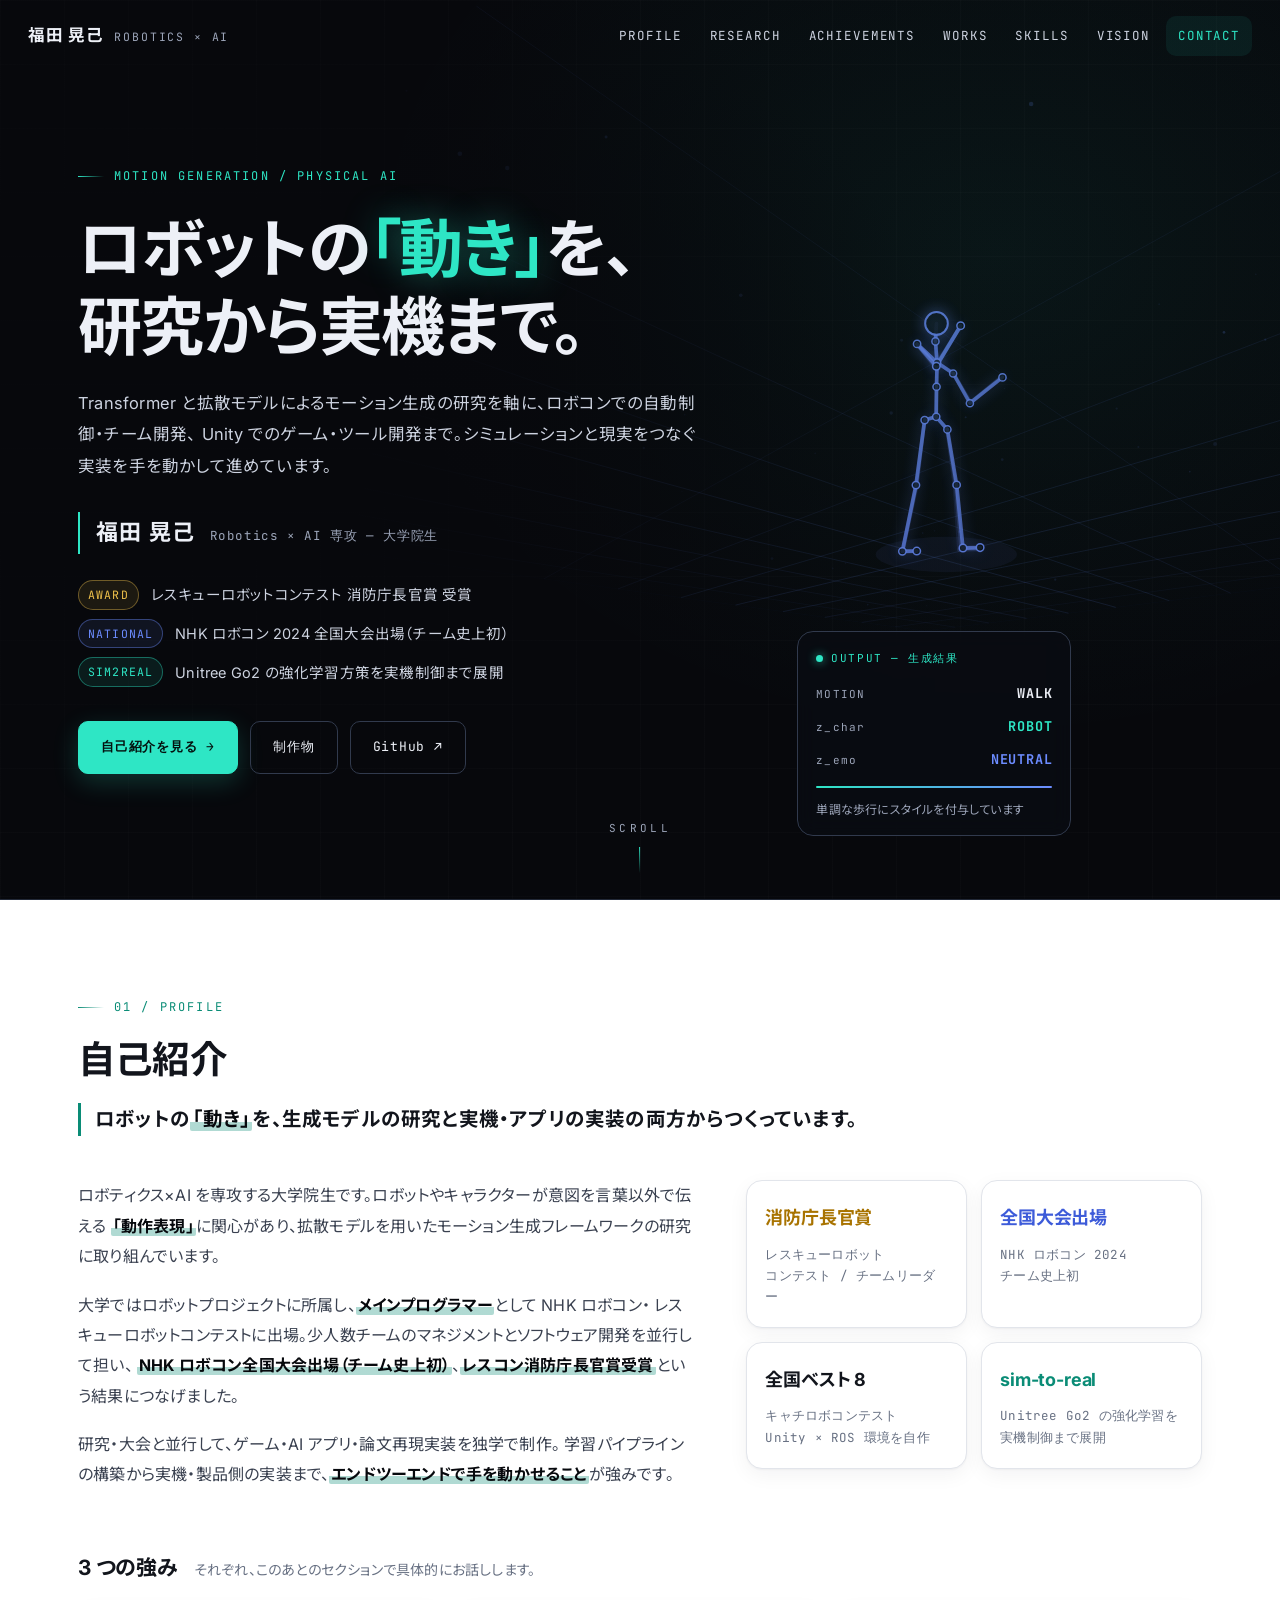
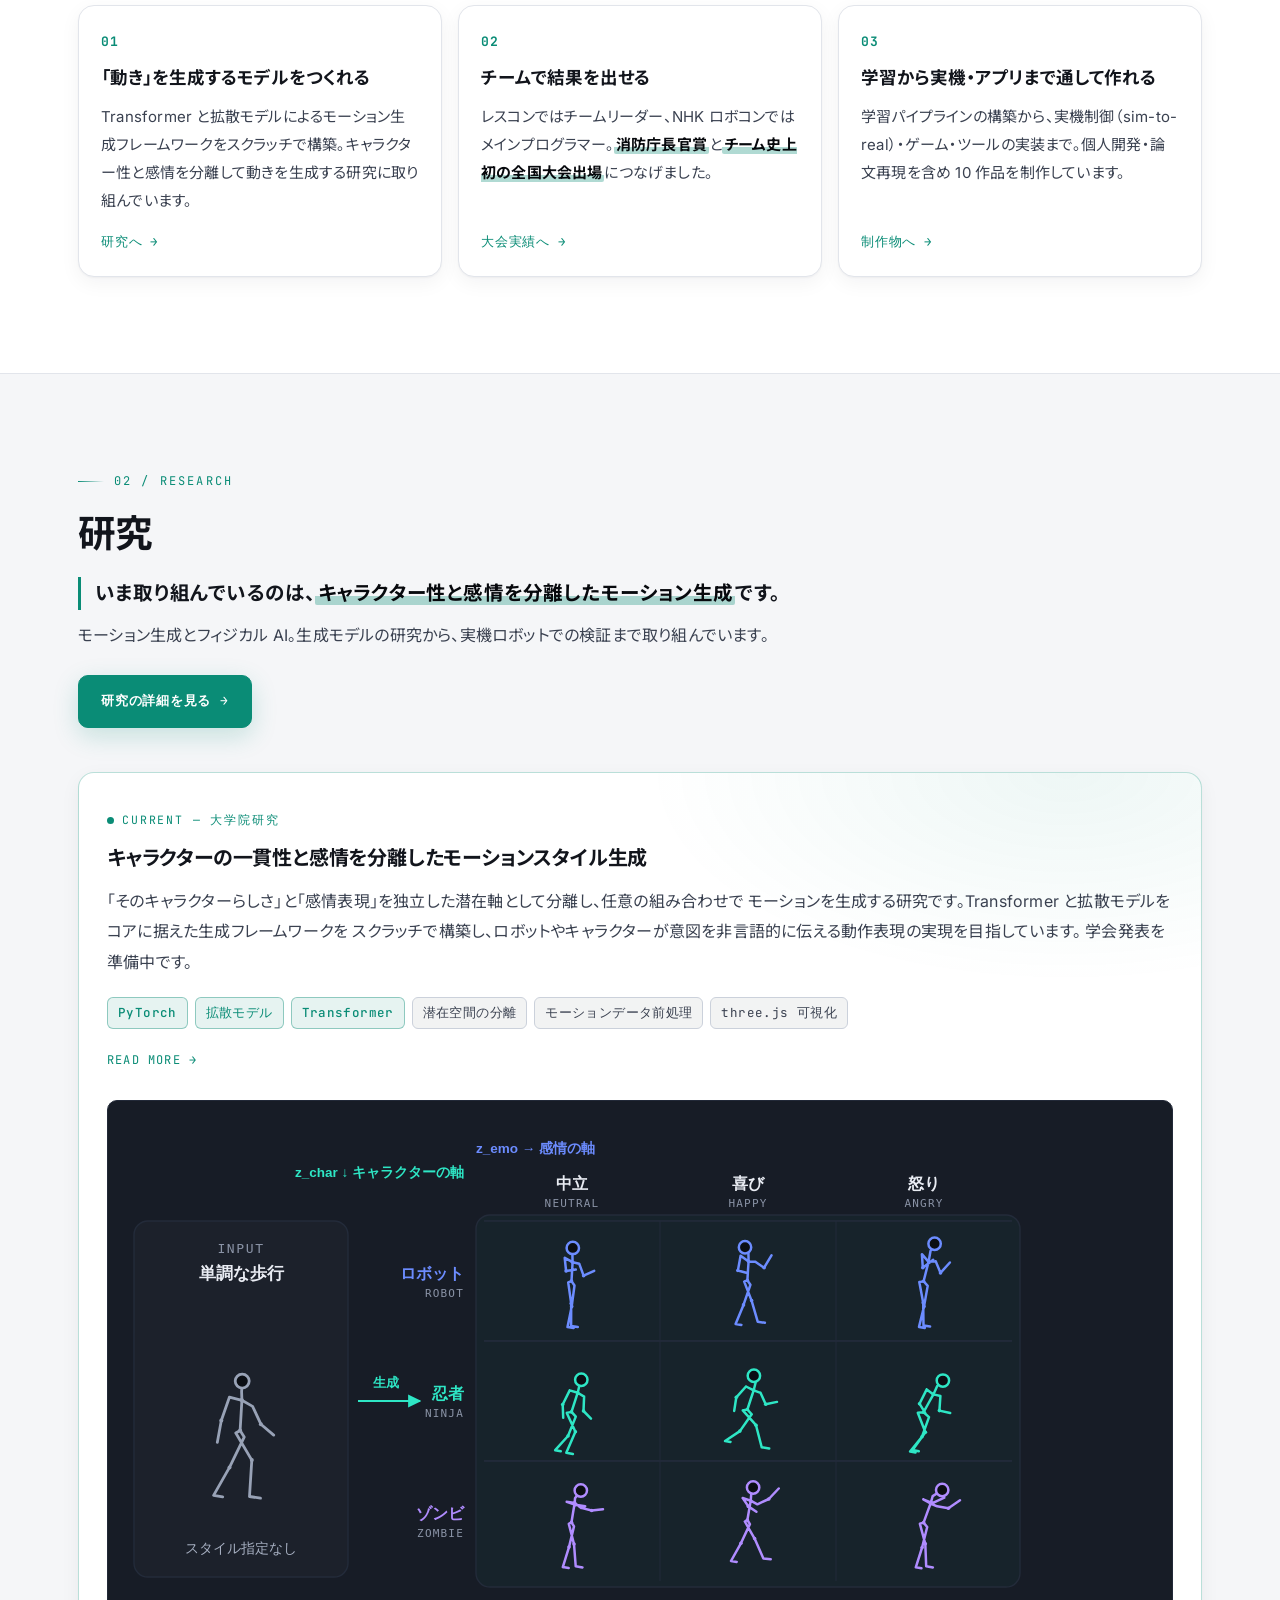
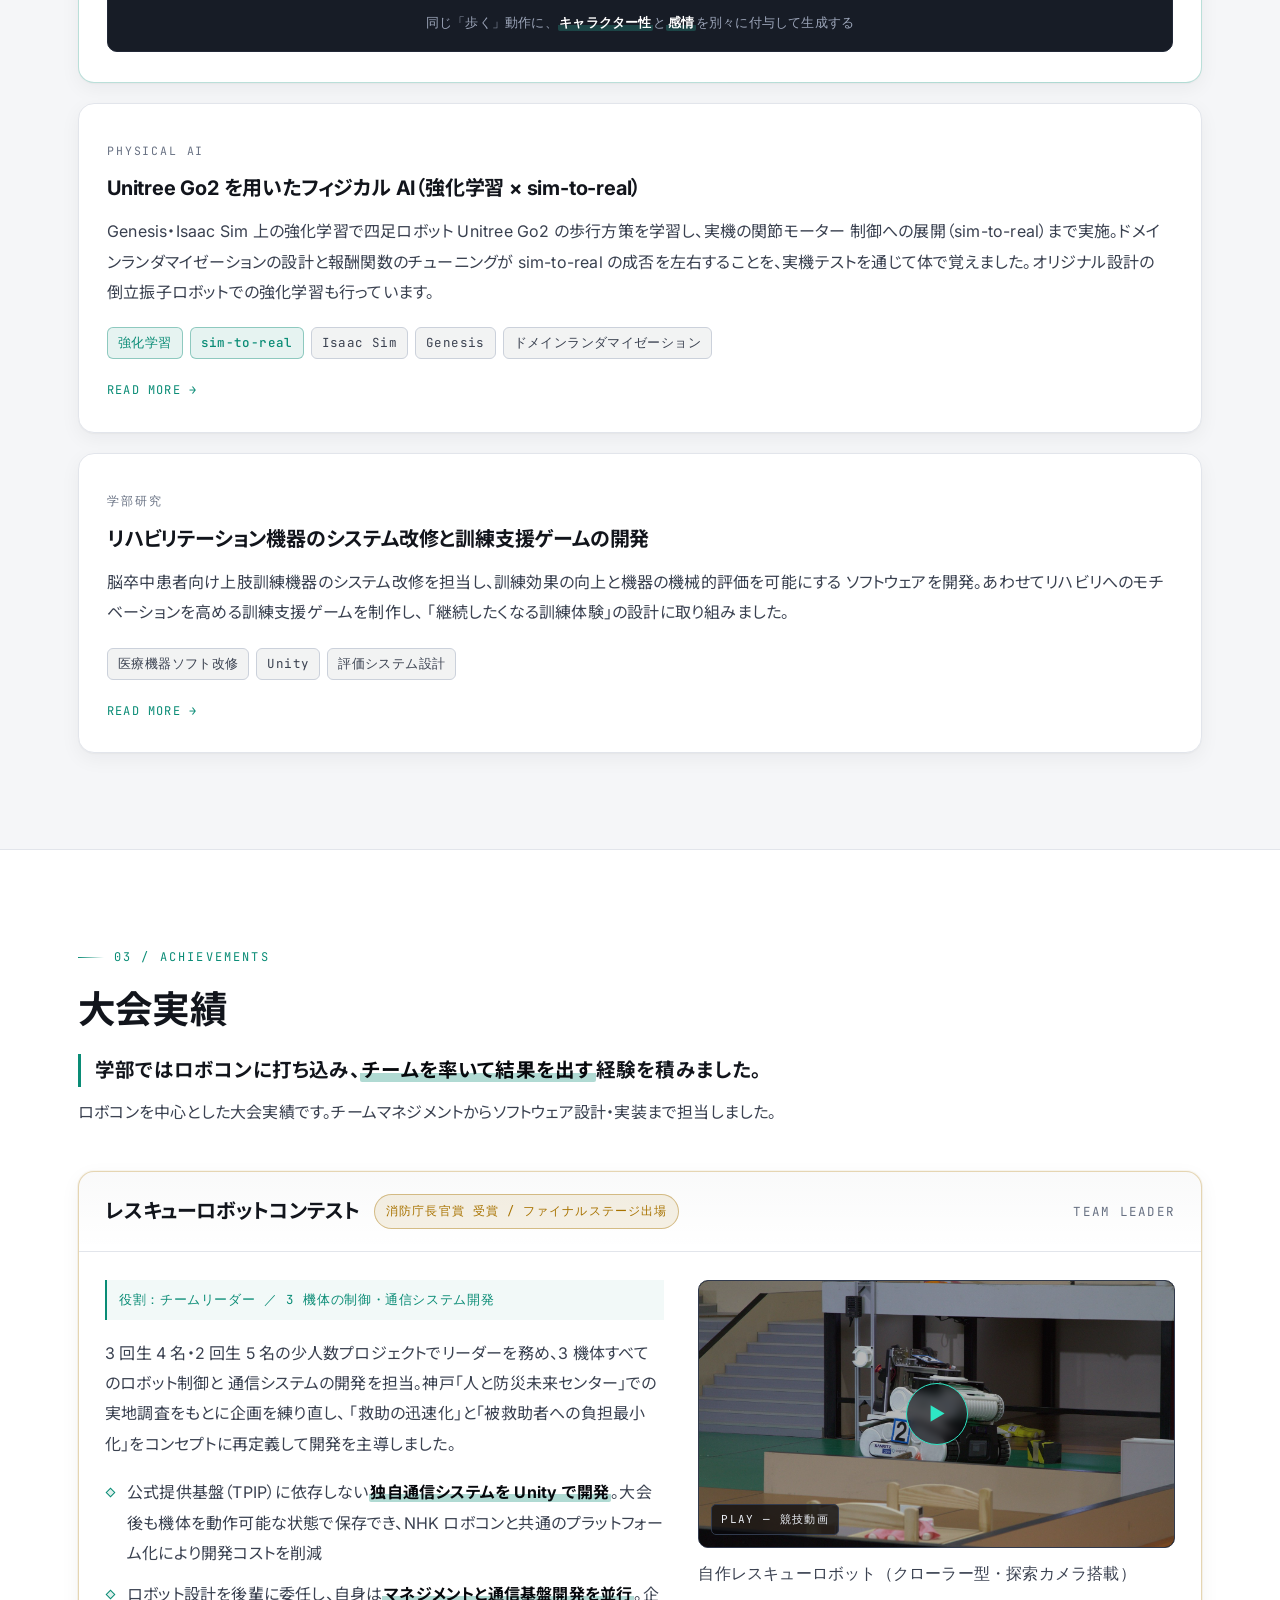
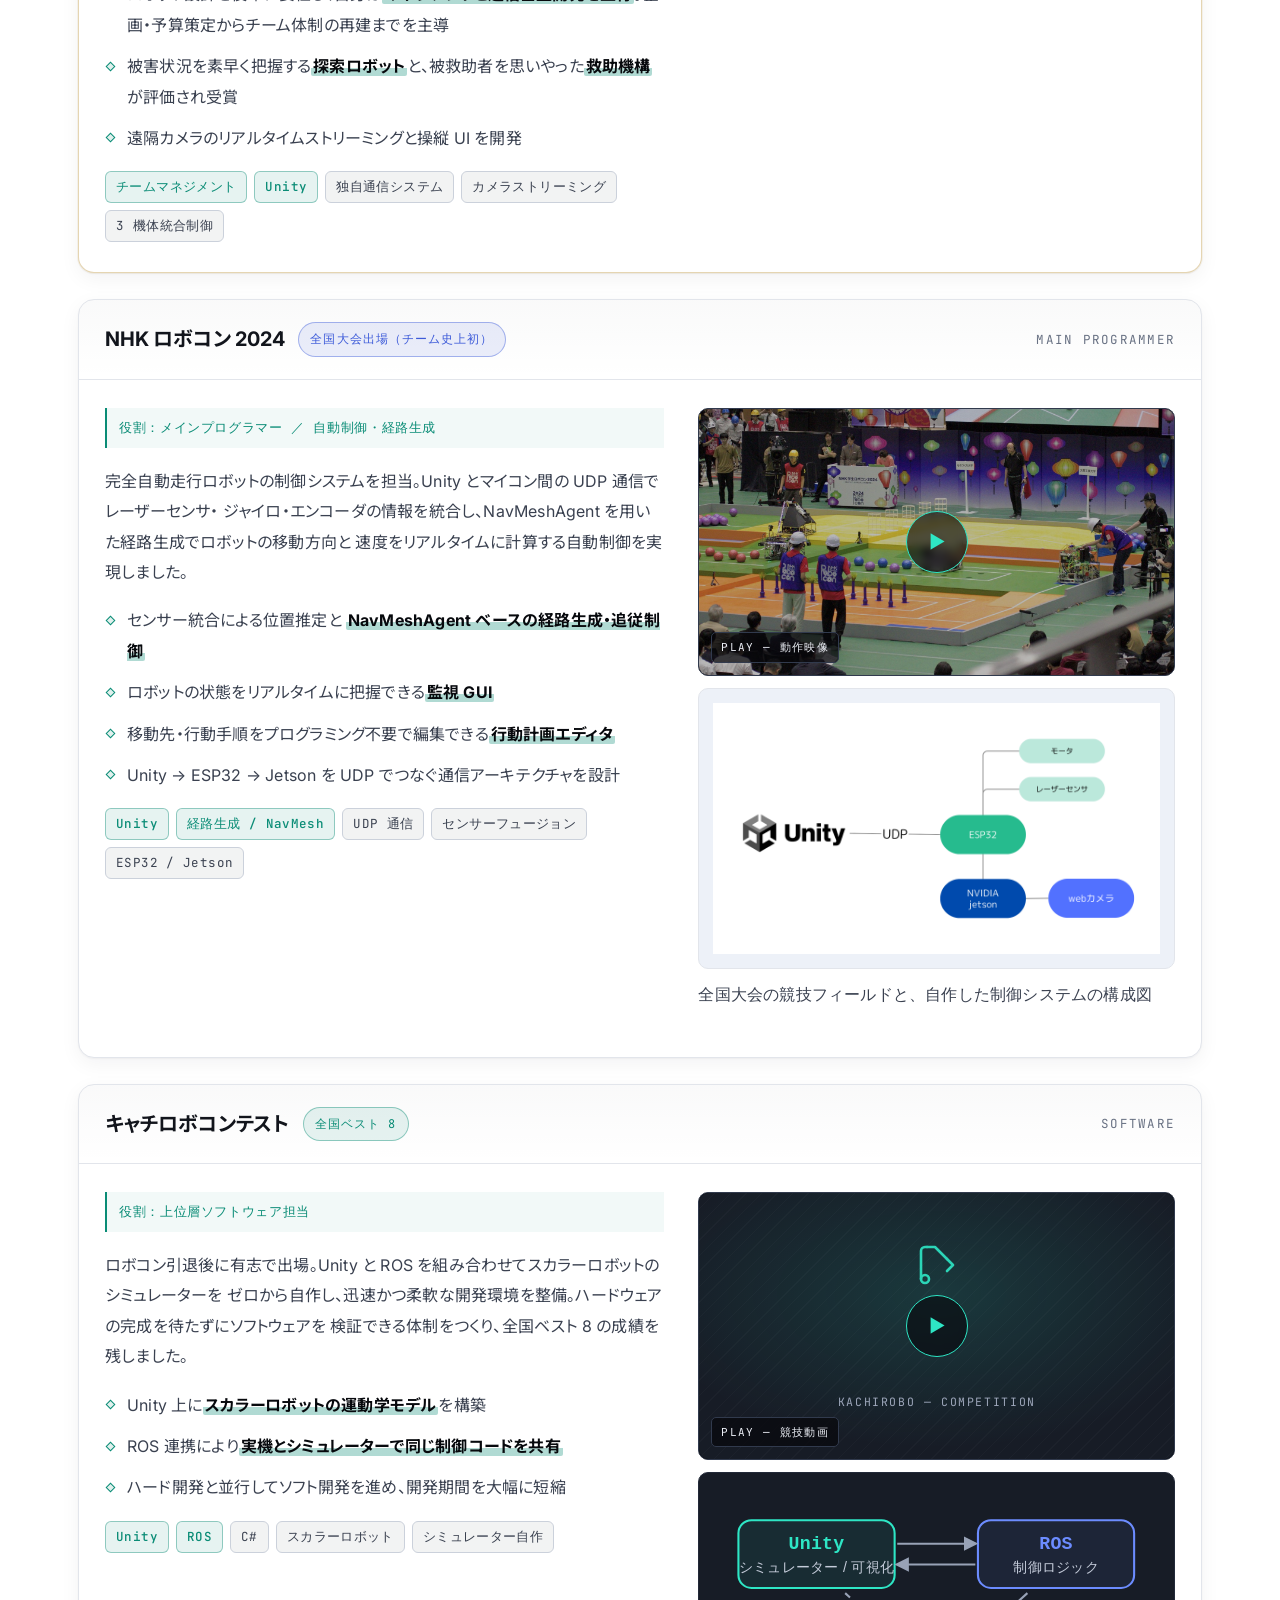
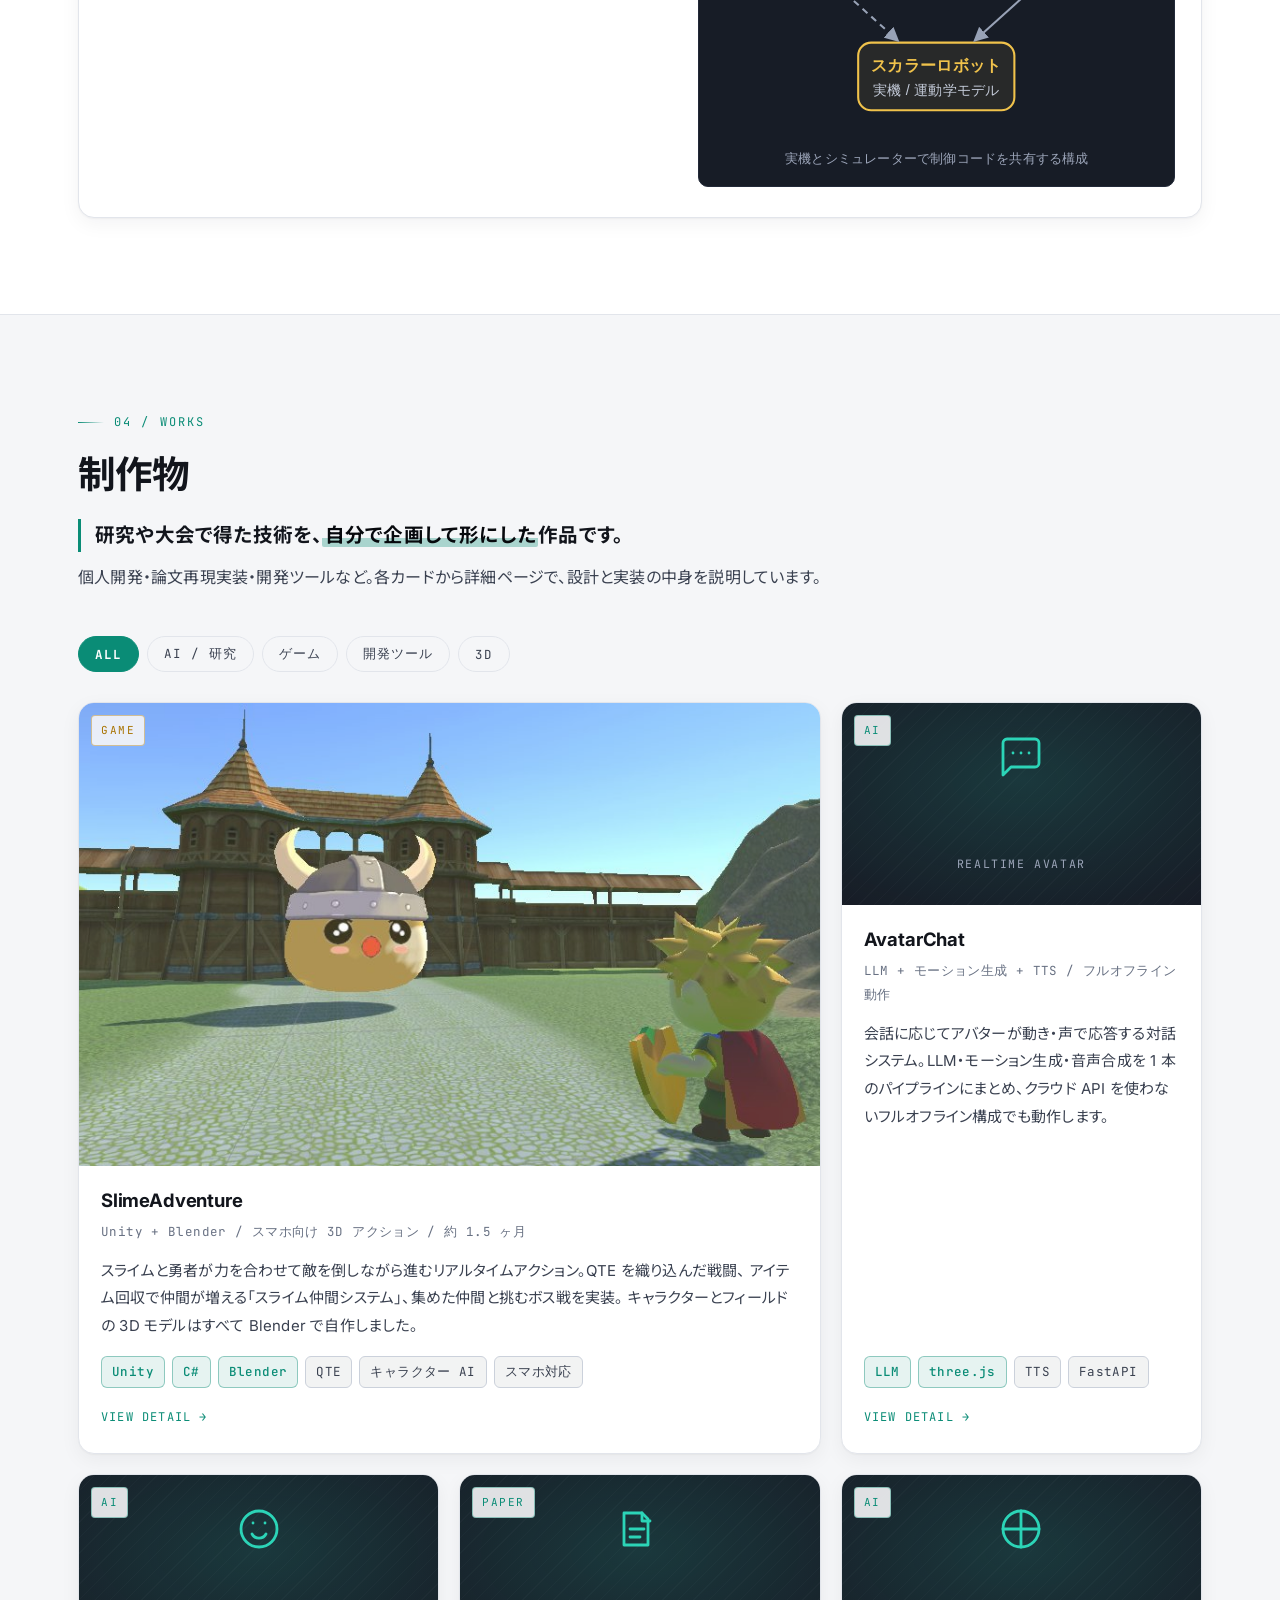
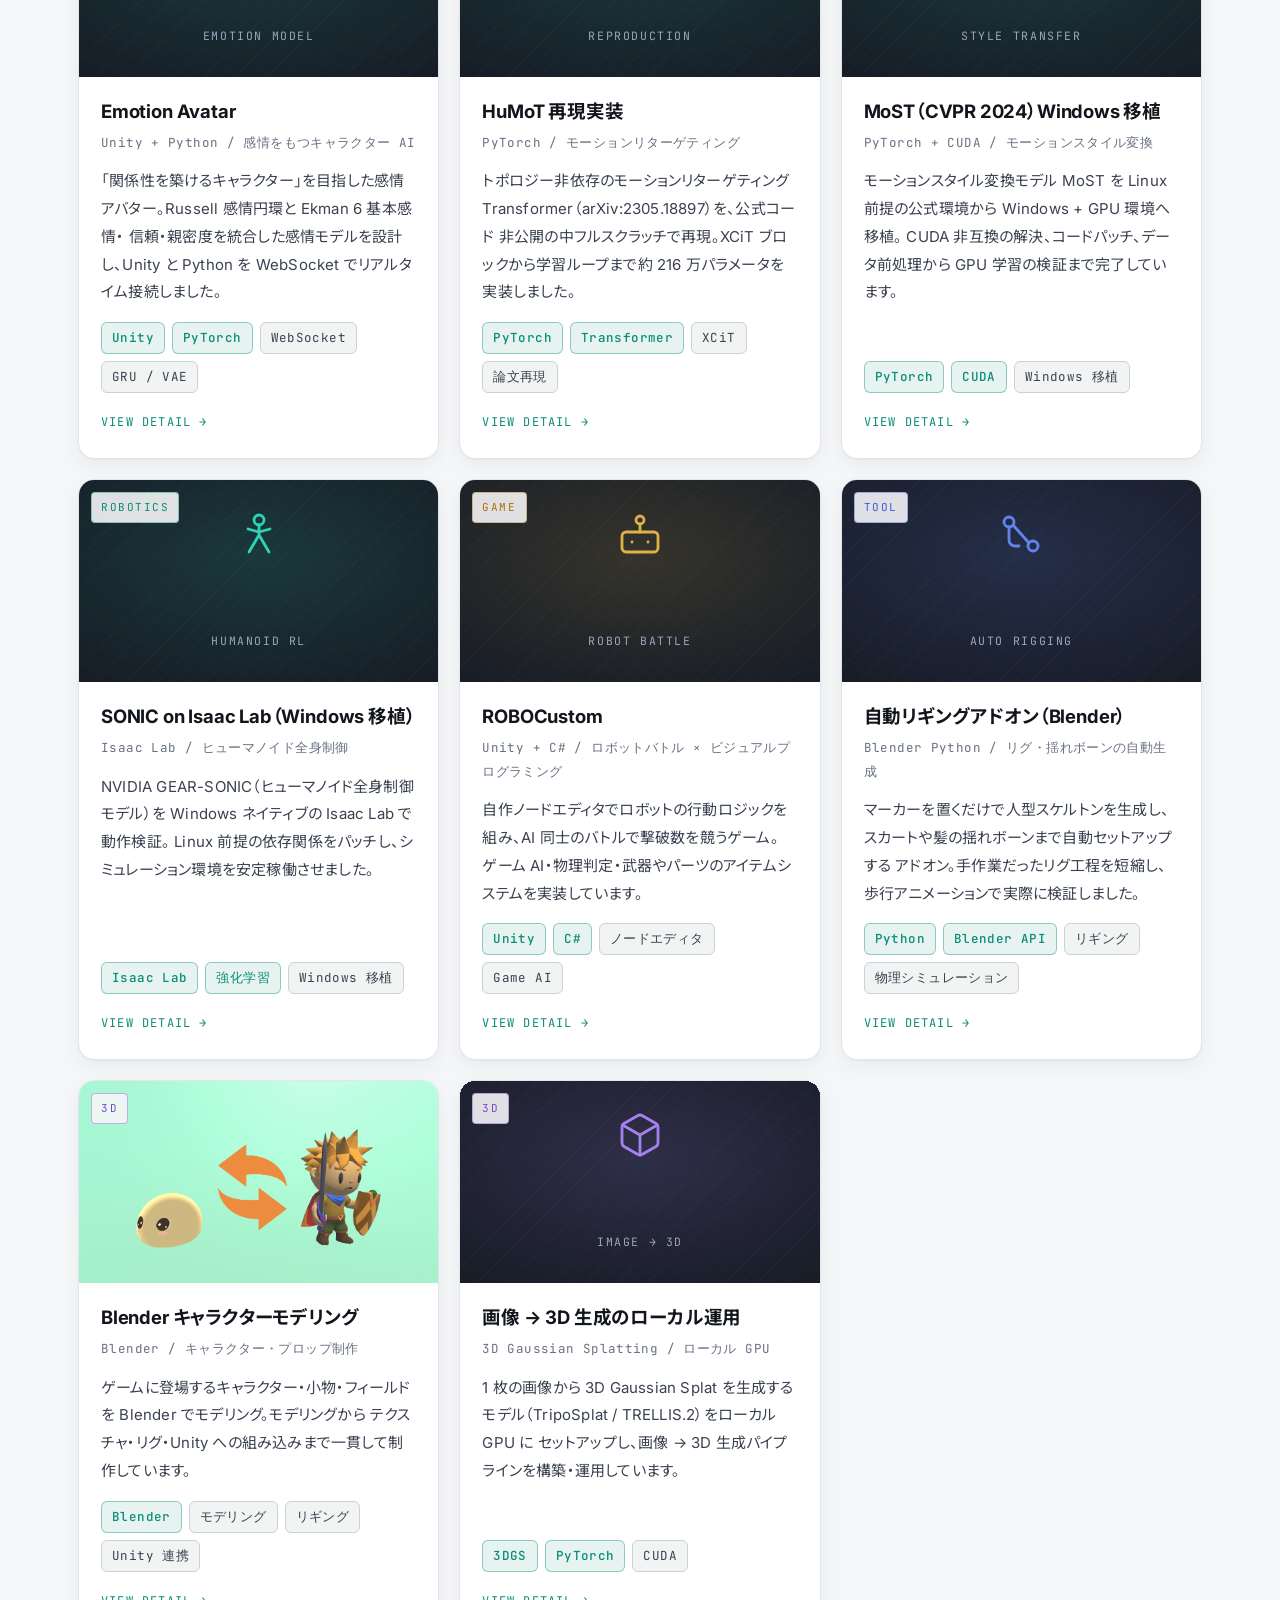
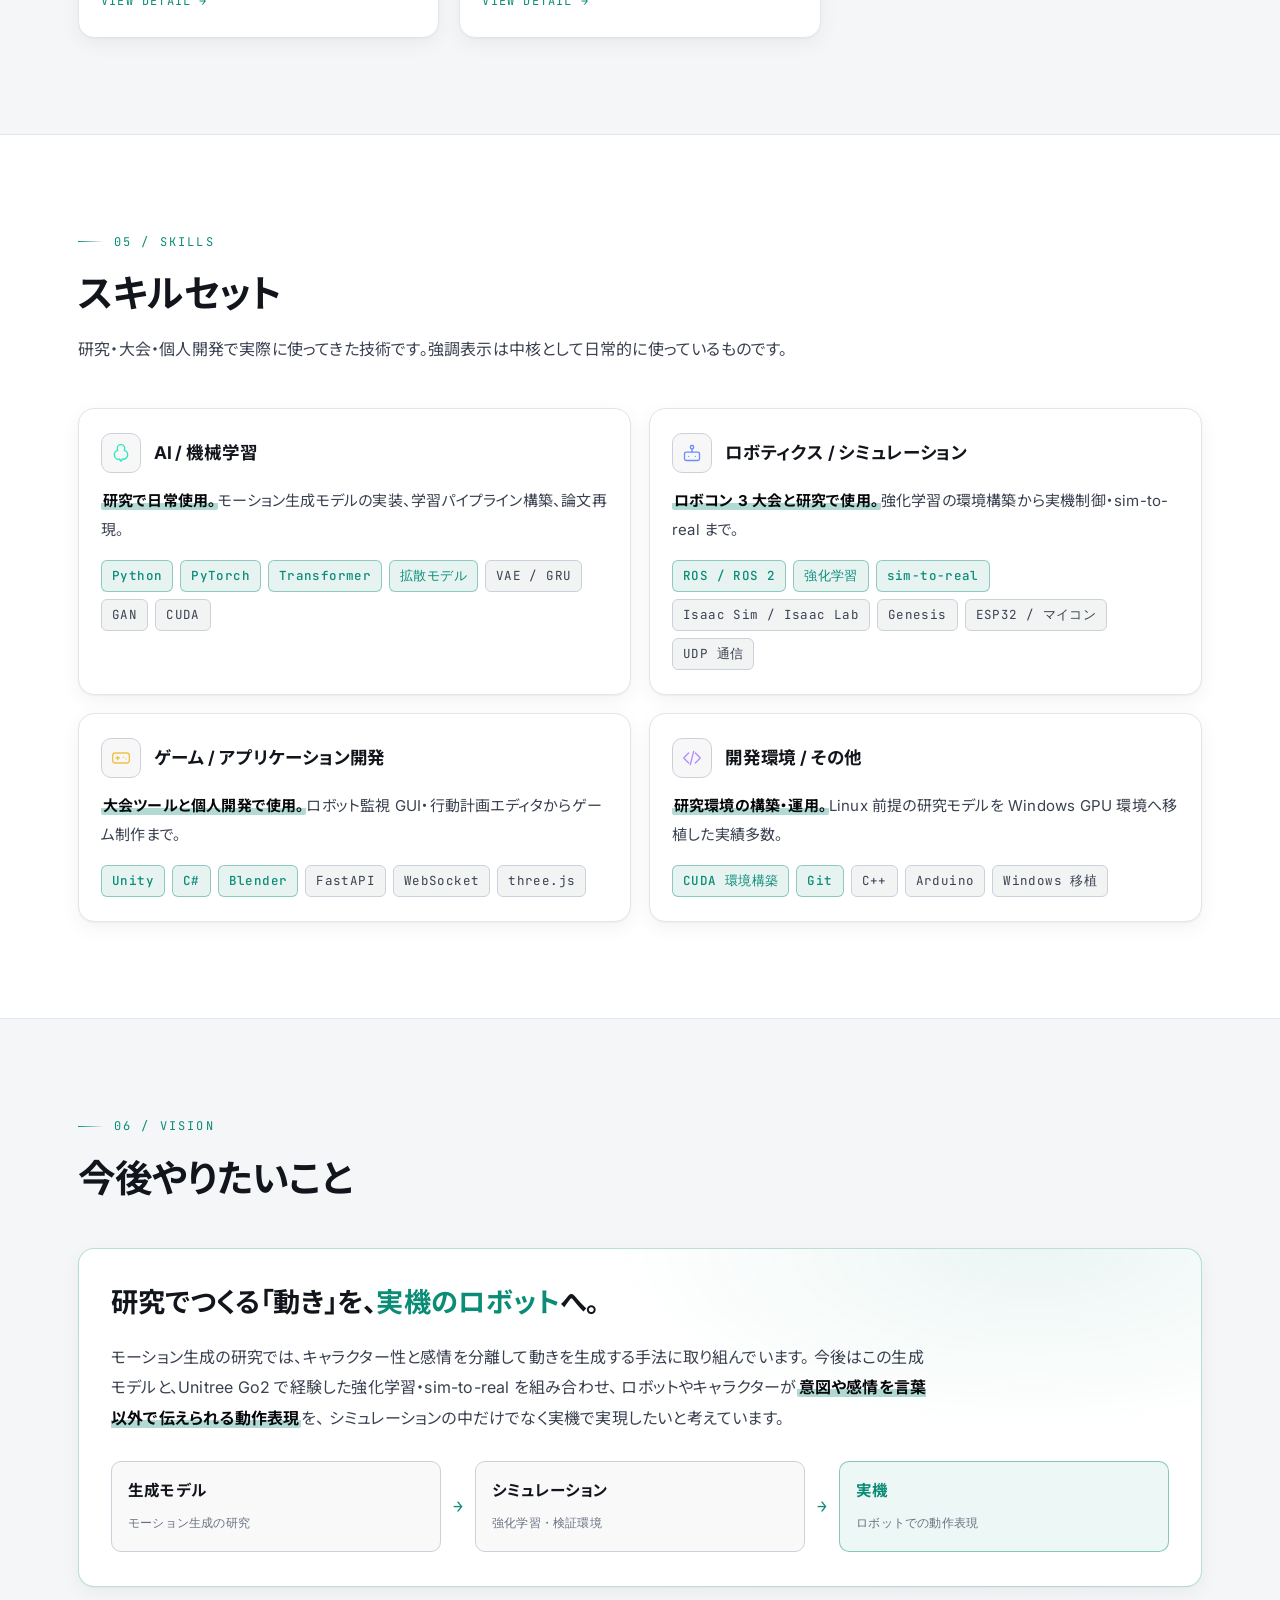
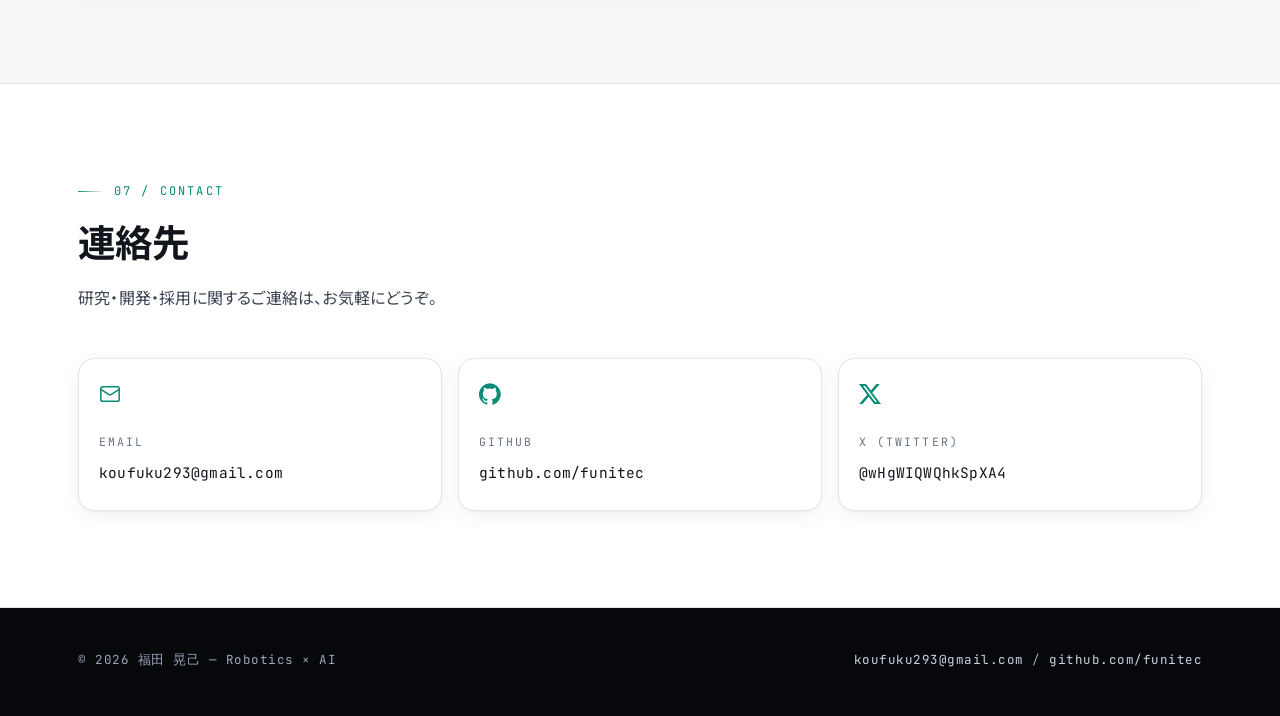
<file: index.html>
<!DOCTYPE html>
<html lang="ja">
<head>
<meta charset="UTF-8">
<meta name="viewport" content="width=device-width, initial-scale=1.0">
<title>福田晃己 | Robotics × AI Portfolio</title>
<meta name="description" content="ロボティクス×AIを専攻する大学院生 福田晃己のポートフォリオ。モーション生成モデルの研究、ロボコンでの自動制御・チーム開発、Unityでのゲーム・ツール開発。">
<meta property="og:title" content="福田晃己 | Robotics × AI Portfolio">
<meta property="og:description" content="モーション生成の研究から実機ロボット・ゲーム開発まで。ロボティクス×AI専攻 大学院生のポートフォリオ。">
<meta property="og:type" content="website">
<link rel="icon" href="data:image/svg+xml,<svg xmlns='http://www.w3.org/2000/svg' viewBox='0 0 100 100'><rect width='100' height='100' rx='22' fill='%230A0C12'/><circle cx='50' cy='30' r='8' fill='none' stroke='%232EE6C5' stroke-width='5'/><path d='M50 40 L50 62 M50 45 L36 57 M50 45 L64 57 M50 62 L40 86 M50 62 L60 86' stroke='%232EE6C5' stroke-width='5.5' stroke-linecap='round' fill='none'/></svg>">
<link rel="preconnect" href="https://fonts.googleapis.com">
<link rel="preconnect" href="https://fonts.gstatic.com" crossorigin>
<link href="https://fonts.googleapis.com/css2?family=Inter:wght@400;500;600;700;800&family=JetBrains+Mono:wght@400;500;700&family=Noto+Sans+JP:wght@400;500;700;900&display=swap" rel="stylesheet">
<link rel="stylesheet" href="assets/css/site.css">
</head>
<body>

<div class="progress"></div>

<!-- ===================== nav ===================== -->
<nav class="nav">
  <a class="nav-logo" href="#top"><b>福田 晃己</b><span>ROBOTICS × AI</span></a>
  <ul class="nav-links">
    <li><a href="#profile">PROFILE</a></li>
    <li><a href="#research">RESEARCH</a></li>
    <li><a href="#achievements">ACHIEVEMENTS</a></li>
    <li><a href="#works">WORKS</a></li>
    <li><a href="#skills">SKILLS</a></li>
    <li><a href="#vision">VISION</a></li>
    <li><a href="#contact">CONTACT</a></li>
  </ul>
  <button class="nav-toggle" aria-label="メニューを開く" aria-expanded="false">☰</button>
</nav>

<!-- ===================== hero ===================== -->
<header class="hero" id="top">
  <canvas id="skeleton" aria-hidden="true"></canvas>
  <div class="wrap">
    <div class="hero-inner">
      <div class="eyebrow">Motion Generation / Physical AI</div>
      <h1>ロボットの<span class="lit">「動き」</span>を、<br>研究から実機まで。</h1>
      <p class="hero-lead">
        Transformer と拡散モデルによるモーション生成の研究を軸に、ロボコンでの自動制御・チーム開発、
        Unity でのゲーム・ツール開発まで。シミュレーションと現実をつなぐ実装を手を動かして進めています。
      </p>
      <div class="hero-id">
        <b>福田 晃己</b><span>Robotics × AI 専攻 — 大学院生</span>
      </div>
      <div class="hero-facts">
        <div class="fact g"><i>AWARD</i>レスキューロボットコンテスト 消防庁長官賞 受賞</div>
        <div class="fact b"><i>NATIONAL</i>NHK ロボコン 2024 全国大会出場（チーム史上初）</div>
        <div class="fact c"><i>SIM2REAL</i>Unitree Go2 の強化学習方策を実機制御まで展開</div>
      </div>
      <div class="hero-btns">
        <a class="btn btn-fill" href="#profile">自己紹介を見る<span aria-hidden="true">→</span></a>
        <a class="btn" href="#works">制作物</a>
        <a class="btn" href="https://github.com/funitec" target="_blank" rel="noopener">GitHub ↗</a>
      </div>
    </div>
  </div>

  <!-- live read-out of the style transfer happening in the canvas -->
  <div class="style-hud" data-state="input" aria-hidden="true">
    <div class="sh-state"></div>
    <div class="sh-rows">
      <div class="sh-row"><span>MOTION</span><b>WALK</b></div>
      <div class="sh-row"><span>z_char</span><b data-hud="char">—</b></div>
      <div class="sh-row"><span>z_emo</span><b data-hud="emo">—</b></div>
    </div>
    <div class="sh-bar"><i></i></div>
    <p class="sh-note">単調な歩行にスタイルを付与しています</p>
  </div>

  <div class="hero-scroll" aria-hidden="true">SCROLL</div>
</header>

<main>

<!-- ===================== profile ===================== -->
<section class="sec alt" id="profile">
  <div class="wrap">
    <div class="sec-head rv">
      <div class="eyebrow">01 / Profile</div>
      <h2>自己紹介</h2>
      <p class="key-msg">ロボットの<strong>「動き」</strong>を、生成モデルの研究と実機・アプリの実装の両方からつくっています。</p>
    </div>
    <div class="prof-grid">
      <div class="prof-text rv">
        <p>
          ロボティクス×AI を専攻する大学院生です。ロボットやキャラクターが意図を言葉以外で伝える
          <strong>「動作表現」</strong>に関心があり、拡散モデルを用いたモーション生成フレームワークの研究に取り組んでいます。
        </p>
        <p>
          大学ではロボットプロジェクトに所属し、<strong>メインプログラマー</strong>として NHK ロボコン・
          レスキューロボットコンテストに出場。少人数チームのマネジメントとソフトウェア開発を並行して担い、
          <strong>NHK ロボコン全国大会出場（チーム史上初）</strong>、<strong>レスコン消防庁長官賞受賞</strong>という結果につなげました。
        </p>
        <p>
          研究・大会と並行して、ゲーム・AI アプリ・論文再現実装を独学で制作。
          学習パイプラインの構築から実機・製品側の実装まで、<strong>エンドツーエンドで手を動かせること</strong>が強みです。
        </p>
      </div>
      <div class="stat-grid rv">
        <div class="stat g"><b>消防庁長官賞</b><span>レスキューロボット<br>コンテスト / チームリーダー</span></div>
        <div class="stat b"><b>全国大会出場</b><span>NHK ロボコン 2024<br>チーム史上初</span></div>
        <div class="stat"><b>全国ベスト 8</b><span>キャチロボコンテスト<br>Unity × ROS 環境を自作</span></div>
        <div class="stat c"><b>sim-to-real</b><span>Unitree Go2 の強化学習を<br>実機制御まで展開</span></div>
      </div>
    </div>

    <div class="str-head rv">
      <h3>3 つの強み</h3>
      <p>それぞれ、このあとのセクションで具体的にお話しします。</p>
    </div>
    <div class="str-grid">
      <a class="str rv" href="#research">
        <span class="str-n">01</span>
        <h4>「動き」を生成するモデルをつくれる</h4>
        <p>Transformer と拡散モデルによるモーション生成フレームワークをスクラッチで構築。キャラクター性と感情を分離して動きを生成する研究に取り組んでいます。</p>
        <span class="str-go">研究へ<span aria-hidden="true">→</span></span>
      </a>
      <a class="str rv" href="#achievements">
        <span class="str-n">02</span>
        <h4>チームで結果を出せる</h4>
        <p>レスコンではチームリーダー、NHK ロボコンではメインプログラマー。<strong>消防庁長官賞</strong>と<strong>チーム史上初の全国大会出場</strong>につなげました。</p>
        <span class="str-go">大会実績へ<span aria-hidden="true">→</span></span>
      </a>
      <a class="str rv" href="#works">
        <span class="str-n">03</span>
        <h4>学習から実機・アプリまで通して作れる</h4>
        <p>学習パイプラインの構築から、実機制御（sim-to-real）・ゲーム・ツールの実装まで。個人開発・論文再現を含め 10 作品を制作しています。</p>
        <span class="str-go">制作物へ<span aria-hidden="true">→</span></span>
      </a>
    </div>
  </div>
</section>

<!-- ===================== research ===================== -->
<section class="sec" id="research">
  <div class="wrap">
    <div class="sec-head rv">
      <div class="eyebrow">02 / Research</div>
      <h2>研究</h2>
      <p class="key-msg">いま取り組んでいるのは、<strong>キャラクター性と感情を分離したモーション生成</strong>です。</p>
      <p>モーション生成とフィジカル AI。生成モデルの研究から、実機ロボットでの検証まで取り組んでいます。</p>
      <div style="margin-top:24px">
        <a class="btn btn-fill" href="research/index.html">研究の詳細を見る<span aria-hidden="true">→</span></a>
      </div>
    </div>

    <div class="r-list">

      <a class="rcard main rv" href="research/motion-style.html">
        <div class="r-inner stack">
          <div>
            <div class="rflag now"><span class="dot"></span>CURRENT — 大学院研究</div>
            <h3>キャラクターの一貫性と感情を分離したモーションスタイル生成</h3>
            <p>
              「そのキャラクターらしさ」と「感情表現」を独立した潜在軸として分離し、任意の組み合わせで
              モーションを生成する研究です。Transformer と拡散モデルをコアに据えた生成フレームワークを
              スクラッチで構築し、ロボットやキャラクターが意図を非言語的に伝える動作表現の実現を目指しています。
              学会発表を準備中です。
            </p>
            <div class="chips">
              <span class="chip key">PyTorch</span><span class="chip key">拡散モデル</span><span class="chip key">Transformer</span>
              <span class="chip">潜在空間の分離</span><span class="chip">モーションデータ前処理</span><span class="chip">three.js 可視化</span>
            </div>
            <div class="wmore">READ MORE <span aria-hidden="true">→</span></div>
          </div>
          <figure class="fig wide">
            <img src="assets/img/style-grid.svg" width="950" height="484" loading="lazy"
                 alt="単調な歩行モーションを、キャラクターの軸と感情の軸の組み合わせで9通りのスタイルに変換した図">
            <figcaption>同じ「歩く」動作に、<strong>キャラクター性</strong>と<strong>感情</strong>を別々に付与して生成する</figcaption>
          </figure>
        </div>
      </a>

      <a class="rcard rv" href="research/physical-ai.html">
        <div class="rflag">PHYSICAL AI</div>
        <h3>Unitree Go2 を用いたフィジカル AI（強化学習 × sim-to-real）</h3>
        <p>
          Genesis・Isaac Sim 上の強化学習で四足ロボット Unitree Go2 の歩行方策を学習し、実機の関節モーター
          制御への展開（sim-to-real）まで実施。ドメインランダマイゼーションの設計と報酬関数のチューニングが
          sim-to-real の成否を左右することを、実機テストを通じて体で覚えました。オリジナル設計の
          倒立振子ロボットでの強化学習も行っています。
        </p>
        <div class="chips">
          <span class="chip key">強化学習</span><span class="chip key">sim-to-real</span>
          <span class="chip">Isaac Sim</span><span class="chip">Genesis</span><span class="chip">ドメインランダマイゼーション</span>
        </div>
        <div class="wmore">READ MORE <span aria-hidden="true">→</span></div>
      </a>

      <a class="rcard rv" href="research/rehab.html">
        <div class="rflag">学部研究</div>
        <h3>リハビリテーション機器のシステム改修と訓練支援ゲームの開発</h3>
        <p>
          脳卒中患者向け上肢訓練機器のシステム改修を担当し、訓練効果の向上と機器の機械的評価を可能にする
          ソフトウェアを開発。あわせてリハビリへのモチベーションを高める訓練支援ゲームを制作し、
          「継続したくなる訓練体験」の設計に取り組みました。
        </p>
        <div class="chips">
          <span class="chip">医療機器ソフト改修</span><span class="chip">Unity</span><span class="chip">評価システム設計</span>
        </div>
        <div class="wmore">READ MORE <span aria-hidden="true">→</span></div>
      </a>

    </div>
  </div>
</section>

<!-- ===================== achievements ===================== -->
<section class="sec alt" id="achievements">
  <div class="wrap">
    <div class="sec-head rv">
      <div class="eyebrow">03 / Achievements</div>
      <h2>大会実績</h2>
      <p class="key-msg">学部ではロボコンに打ち込み、<strong>チームを率いて結果を出す</strong>経験を積みました。</p>
      <p>ロボコンを中心とした大会実績です。チームマネジメントからソフトウェア設計・実装まで担当しました。</p>
    </div>

    <div class="achv-list">

      <!-- レスコン -->
      <article class="achv hl rv">
        <div class="achv-top">
          <h3>レスキューロボットコンテスト</h3>
          <span class="badge gold">消防庁長官賞 受賞 / ファイナルステージ出場</span>
          <span class="yr">TEAM LEADER</span>
        </div>
        <div class="achv-body">
          <div>
            <div class="role">役割：チームリーダー ／ 3 機体の制御・通信システム開発</div>
            <p>
              3 回生 4 名・2 回生 5 名の少人数プロジェクトでリーダーを務め、3 機体すべてのロボット制御と
              通信システムの開発を担当。神戸「人と防災未来センター」での実地調査をもとに企画を練り直し、
              「救助の迅速化」と「被救助者への負担最小化」をコンセプトに再定義して開発を主導しました。
            </p>
            <ul class="pts">
              <li>公式提供基盤（TPIP）に依存しない<strong>独自通信システムを Unity で開発</strong>。大会後も機体を動作可能な状態で保存でき、NHK ロボコンと共通のプラットフォーム化により開発コストを削減</li>
              <li>ロボット設計を後輩に委任し、自身は<strong>マネジメントと通信基盤開発を並行</strong>。企画・予算策定からチーム体制の再建までを主導</li>
              <li>被害状況を素早く把握する<strong>探索ロボット</strong>と、被救助者を思いやった<strong>救助機構</strong>が評価され受賞</li>
              <li>遠隔カメラのリアルタイムストリーミングと操縦 UI を開発</li>
            </ul>
            <div class="chips">
              <span class="chip key">チームマネジメント</span><span class="chip key">Unity</span>
              <span class="chip">独自通信システム</span><span class="chip">カメラストリーミング</span><span class="chip">3 機体統合制御</span>
            </div>
          </div>
          <div class="achv-media">
            <div class="vfacade" data-embed="https://drive.google.com/file/d/128b7CCj329Ik0dnmYNnJ5Xx-fV0JBZji/preview" role="button" tabindex="0" aria-label="レスキューロボットの競技動画を再生">
              <img src="img/rescue-photo.jpg" alt="競技フィールドを走行する自作のクローラー型レスキューロボット" loading="lazy">
              <div class="play" aria-hidden="true">▶</div>
              <div class="vlbl">PLAY — 競技動画</div>
            </div>
            <p class="cap">自作レスキューロボット（クローラー型・探索カメラ搭載）</p>
          </div>
        </div>
      </article>

      <!-- NHK -->
      <article class="achv rv">
        <div class="achv-top">
          <h3>NHK ロボコン 2024</h3>
          <span class="badge blue">全国大会出場（チーム史上初）</span>
          <span class="yr">MAIN PROGRAMMER</span>
        </div>
        <div class="achv-body">
          <div>
            <div class="role">役割：メインプログラマー ／ 自動制御・経路生成</div>
            <p>
              完全自動走行ロボットの制御システムを担当。Unity とマイコン間の UDP 通信でレーザーセンサ・
              ジャイロ・エンコーダの情報を統合し、NavMeshAgent を用いた経路生成でロボットの移動方向と
              速度をリアルタイムに計算する自動制御を実現しました。
            </p>
            <ul class="pts">
              <li>センサー統合による位置推定と <strong>NavMeshAgent ベースの経路生成・追従制御</strong></li>
              <li>ロボットの状態をリアルタイムに把握できる<strong>監視 GUI</strong></li>
              <li>移動先・行動手順をプログラミング不要で編集できる<strong>行動計画エディタ</strong></li>
              <li>Unity → ESP32 → Jetson を UDP でつなぐ通信アーキテクチャを設計</li>
            </ul>
            <div class="chips">
              <span class="chip key">Unity</span><span class="chip key">経路生成 / NavMesh</span>
              <span class="chip">UDP 通信</span><span class="chip">センサーフュージョン</span><span class="chip">ESP32 / Jetson</span>
            </div>
          </div>
          <div class="achv-media">
            <div class="vfacade" data-embed="https://www.youtube.com/embed/b7OApHG8PHA?autoplay=1" role="button" tabindex="0" aria-label="NHKロボコンの動作映像を再生">
              <img src="img/nhk-photo.jpg" alt="NHK学生ロボコン2024 全国大会の競技フィールド" loading="lazy">
              <div class="play" aria-hidden="true">▶</div>
              <div class="vlbl">PLAY — 動作映像</div>
            </div>
            <div class="shot diagram">
              <img src="img/NHK-System.png" alt="システム構成図：UnityからUDPでESP32へ接続し、ESP32からモータ・レーザーセンサ・NVIDIA Jetson・Webカメラに接続" loading="lazy">
            </div>
            <p class="cap">全国大会の競技フィールドと、自作した制御システムの構成図</p>
          </div>
        </div>
      </article>

      <!-- キャチロボ -->
      <article class="achv rv">
        <div class="achv-top">
          <h3>キャチロボコンテスト</h3>
          <span class="badge cyan">全国ベスト 8</span>
          <span class="yr">SOFTWARE</span>
        </div>
        <div class="achv-body">
          <div>
            <div class="role">役割：上位層ソフトウェア担当</div>
            <p>
              ロボコン引退後に有志で出場。Unity と ROS を組み合わせてスカラーロボットのシミュレーターを
              ゼロから自作し、迅速かつ柔軟な開発環境を整備。ハードウェアの完成を待たずにソフトウェアを
              検証できる体制をつくり、全国ベスト 8 の成績を残しました。
            </p>
            <ul class="pts">
              <li>Unity 上に<strong>スカラーロボットの運動学モデル</strong>を構築</li>
              <li>ROS 連携により<strong>実機とシミュレーターで同じ制御コードを共有</strong></li>
              <li>ハード開発と並行してソフト開発を進め、開発期間を大幅に短縮</li>
            </ul>
            <div class="chips">
              <span class="chip key">Unity</span><span class="chip key">ROS</span><span class="chip">C#</span>
              <span class="chip">スカラーロボット</span><span class="chip">シミュレーター自作</span>
            </div>
          </div>
          <div class="achv-media">
            <div class="vfacade" data-embed="https://drive.google.com/file/d/1-MXbZ3gsWV6sPBgO7_hKyWY6GHByU7vu/preview" role="button" tabindex="0" aria-label="キャチロボコンテストの競技動画を再生">
              <div class="wglyph">
                <svg viewBox="0 0 24 24" fill="none" stroke-width="1.3" stroke-linecap="round" stroke-linejoin="round"><path d="M4 20V6a2 2 0 0 1 2-2h1"/><path d="M7 4h4l6 6"/><path d="m17 10 3 3-3 3"/><circle cx="6" cy="20" r="2"/></svg>
                <span>KACHIROBO — COMPETITION</span>
              </div>
              <div class="play" aria-hidden="true">▶</div>
              <div class="vlbl">PLAY — 競技動画</div>
            </div>
            <figure class="fig">
              <svg viewBox="0 0 340 190" xmlns="http://www.w3.org/2000/svg" role="img" aria-label="UnityとROSを連携したスカラーロボットシミュレーターの構成図">
                <defs>
                  <marker id="ar1" viewBox="0 0 10 10" refX="8" refY="5" markerWidth="7" markerHeight="7" orient="auto-start-reverse">
                    <path d="M0 0 L10 5 L0 10 Z" fill="#98A2B6"/>
                  </marker>
                </defs>
                <rect x="18" y="24" width="120" height="52" rx="10" fill="rgba(46,230,197,.08)" stroke="#2EE6C5" stroke-width="1.6"/>
                <text x="78" y="46" text-anchor="middle" font-size="14" font-weight="700" fill="#2EE6C5" font-family="monospace">Unity</text>
                <text x="78" y="64" text-anchor="middle" font-size="11" fill="#C4CBD9" font-family="sans-serif">シミュレーター / 可視化</text>
                <rect x="202" y="24" width="120" height="52" rx="10" fill="rgba(108,140,255,.08)" stroke="#6C8CFF" stroke-width="1.6"/>
                <text x="262" y="46" text-anchor="middle" font-size="14" font-weight="700" fill="#6C8CFF" font-family="monospace">ROS</text>
                <text x="262" y="64" text-anchor="middle" font-size="11" fill="#C4CBD9" font-family="sans-serif">制御ロジック</text>
                <line x1="140" y1="42" x2="200" y2="42" stroke="#98A2B6" stroke-width="1.6" marker-end="url(#ar1)"/>
                <line x1="200" y1="58" x2="140" y2="58" stroke="#98A2B6" stroke-width="1.6" marker-end="url(#ar1)"/>
                <rect x="110" y="118" width="120" height="52" rx="10" fill="rgba(240,193,75,.08)" stroke="#F0C24B" stroke-width="1.6"/>
                <text x="170" y="140" text-anchor="middle" font-size="12.5" font-weight="700" fill="#F0C24B" font-family="sans-serif">スカラーロボット</text>
                <text x="170" y="158" text-anchor="middle" font-size="11" fill="#C4CBD9" font-family="sans-serif">実機 / 運動学モデル</text>
                <line x1="240" y1="80" x2="200" y2="116" stroke="#98A2B6" stroke-width="1.6" marker-end="url(#ar1)"/>
                <line x1="100" y1="80" x2="140" y2="116" stroke="#98A2B6" stroke-width="1.6" stroke-dasharray="5 4" marker-end="url(#ar1)"/>
              </svg>
              <figcaption>実機とシミュレーターで制御コードを共有する構成</figcaption>
            </figure>
          </div>
        </div>
      </article>

    </div>
  </div>
</section>

<!-- ===================== works ===================== -->
<section class="sec" id="works">
  <div class="wrap">
    <div class="sec-head rv">
      <div class="eyebrow">04 / Works</div>
      <h2>制作物</h2>
      <p class="key-msg">研究や大会で得た技術を、<strong>自分で企画して形にした</strong>作品です。</p>
      <p>個人開発・論文再現実装・開発ツールなど。各カードから詳細ページで、設計と実装の中身を説明しています。</p>
    </div>

    <div class="tabs" role="tablist" aria-label="制作物カテゴリ">
      <button class="tab on" data-filter="all"  role="tab" aria-selected="true">ALL</button>
      <button class="tab"    data-filter="ai"   role="tab" aria-selected="false">AI / 研究</button>
      <button class="tab"    data-filter="game" role="tab" aria-selected="false">ゲーム</button>
      <button class="tab"    data-filter="tool" role="tab" aria-selected="false">開発ツール</button>
      <button class="tab"    data-filter="3d"   role="tab" aria-selected="false">3D</button>
    </div>

    <div class="wgrid">

      <a class="wcard big rv" data-cat="game" href="works/slime-adventure.html">
        <div class="wvis">
          <span class="kind game">GAME</span>
          <img src="img/slime-action1.jpg" alt="SlimeAdventure のゲーム画面" width="832" height="495" loading="lazy">
        </div>
        <div class="wbody">
          <h3>SlimeAdventure</h3>
          <div class="wmeta">Unity + Blender / スマホ向け 3D アクション / 約 1.5 ヶ月</div>
          <p>
            スライムと勇者が力を合わせて敵を倒しながら進むリアルタイムアクション。QTE を織り込んだ戦闘、
            アイテム回収で仲間が増える「スライム仲間システム」、集めた仲間と挑むボス戦を実装。
            キャラクターとフィールドの 3D モデルはすべて Blender で自作しました。
          </p>
          <div class="chips">
            <span class="chip key">Unity</span><span class="chip key">C#</span><span class="chip key">Blender</span>
            <span class="chip">QTE</span><span class="chip">キャラクター AI</span><span class="chip">スマホ対応</span>
          </div>
          <div class="wmore">VIEW DETAIL <span aria-hidden="true">→</span></div>
        </div>
      </a>

      <a class="wcard rv" data-cat="ai" href="works/avatarchat.html">
        <div class="wvis">
          <span class="kind ai">AI</span>
          <div class="wglyph">
            <svg viewBox="0 0 24 24" fill="none" stroke-width="1.4" stroke-linecap="round" stroke-linejoin="round"><path d="M21 15a2 2 0 0 1-2 2H7l-4 4V5a2 2 0 0 1 2-2h14a2 2 0 0 1 2 2z"/><path d="M8 10h.01M12 10h.01M16 10h.01"/></svg>
            <span>REALTIME AVATAR</span>
          </div>
        </div>
        <div class="wbody">
          <h3>AvatarChat</h3>
          <div class="wmeta">LLM + モーション生成 + TTS / フルオフライン動作</div>
          <p>
            会話に応じてアバターが動き・声で応答する対話システム。LLM・モーション生成・音声合成を
            1 本のパイプラインにまとめ、クラウド API を使わないフルオフライン構成でも動作します。
          </p>
          <div class="chips">
            <span class="chip key">LLM</span><span class="chip key">three.js</span><span class="chip">TTS</span><span class="chip">FastAPI</span>
          </div>
          <div class="wmore">VIEW DETAIL <span aria-hidden="true">→</span></div>
        </div>
      </a>

      <a class="wcard rv" data-cat="ai" href="works/emotion-avatar.html">
        <div class="wvis">
          <span class="kind ai">AI</span>
          <div class="wglyph">
            <svg viewBox="0 0 24 24" fill="none" stroke-width="1.4" stroke-linecap="round" stroke-linejoin="round"><circle cx="12" cy="12" r="9"/><path d="M8.5 14.5a4 4 0 0 0 7 0"/><path d="M9 9h.01M15 9h.01"/></svg>
            <span>EMOTION MODEL</span>
          </div>
        </div>
        <div class="wbody">
          <h3>Emotion Avatar</h3>
          <div class="wmeta">Unity + Python / 感情をもつキャラクター AI</div>
          <p>
            「関係性を築けるキャラクター」を目指した感情アバター。Russell 感情円環と Ekman 6 基本感情・
            信頼・親密度を統合した感情モデルを設計し、Unity と Python を WebSocket でリアルタイム接続しました。
          </p>
          <div class="chips">
            <span class="chip key">Unity</span><span class="chip key">PyTorch</span><span class="chip">WebSocket</span><span class="chip">GRU / VAE</span>
          </div>
          <div class="wmore">VIEW DETAIL <span aria-hidden="true">→</span></div>
        </div>
      </a>

      <a class="wcard rv" data-cat="ai" href="works/humot.html">
        <div class="wvis">
          <span class="kind ai">PAPER</span>
          <div class="wglyph">
            <svg viewBox="0 0 24 24" fill="none" stroke-width="1.4" stroke-linecap="round" stroke-linejoin="round"><path d="M4 4h9l3 3v13H4z"/><path d="M13 4v4h4"/><path d="M7 12h7M7 16h5"/></svg>
            <span>REPRODUCTION</span>
          </div>
        </div>
        <div class="wbody">
          <h3>HuMoT 再現実装</h3>
          <div class="wmeta">PyTorch / モーションリターゲティング</div>
          <p>
            トポロジー非依存のモーションリターゲティング Transformer（arXiv:2305.18897）を、公式コード
            非公開の中フルスクラッチで再現。XCiT ブロックから学習ループまで約 216 万パラメータを実装しました。
          </p>
          <div class="chips">
            <span class="chip key">PyTorch</span><span class="chip key">Transformer</span><span class="chip">XCiT</span><span class="chip">論文再現</span>
          </div>
          <div class="wmore">VIEW DETAIL <span aria-hidden="true">→</span></div>
        </div>
      </a>

      <a class="wcard rv" data-cat="ai" href="works/most.html">
        <div class="wvis">
          <span class="kind ai">AI</span>
          <div class="wglyph">
            <svg viewBox="0 0 24 24" fill="none" stroke-width="1.4" stroke-linecap="round" stroke-linejoin="round"><path d="M12 3v18M3 12h18"/><circle cx="12" cy="12" r="9"/></svg>
            <span>STYLE TRANSFER</span>
          </div>
        </div>
        <div class="wbody">
          <h3>MoST（CVPR 2024）Windows 移植</h3>
          <div class="wmeta">PyTorch + CUDA / モーションスタイル変換</div>
          <p>
            モーションスタイル変換モデル MoST を Linux 前提の公式環境から Windows + GPU 環境へ移植。
            CUDA 非互換の解決、コードパッチ、データ前処理から GPU 学習の検証まで完了しています。
          </p>
          <div class="chips">
            <span class="chip key">PyTorch</span><span class="chip key">CUDA</span><span class="chip">Windows 移植</span>
          </div>
          <div class="wmore">VIEW DETAIL <span aria-hidden="true">→</span></div>
        </div>
      </a>

      <a class="wcard rv" data-cat="ai" href="works/sonic-isaaclab.html">
        <div class="wvis">
          <span class="kind ai">ROBOTICS</span>
          <div class="wglyph">
            <svg viewBox="0 0 24 24" fill="none" stroke-width="1.4" stroke-linecap="round" stroke-linejoin="round"><circle cx="12" cy="5" r="2.5"/><path d="M12 7.5v5M12 12.5 7 21M12 12.5 17 21M6.5 9.5 12 11l5.5-1.5"/></svg>
            <span>HUMANOID RL</span>
          </div>
        </div>
        <div class="wbody">
          <h3>SONIC on Isaac Lab（Windows 移植）</h3>
          <div class="wmeta">Isaac Lab / ヒューマノイド全身制御</div>
          <p>
            NVIDIA GEAR-SONIC（ヒューマノイド全身制御モデル）を Windows ネイティブの Isaac Lab で動作検証。
            Linux 前提の依存関係をパッチし、シミュレーション環境を安定稼働させました。
          </p>
          <div class="chips">
            <span class="chip key">Isaac Lab</span><span class="chip key">強化学習</span><span class="chip">Windows 移植</span>
          </div>
          <div class="wmore">VIEW DETAIL <span aria-hidden="true">→</span></div>
        </div>
      </a>

      <a class="wcard rv" data-cat="game" href="works/robocustom.html">
        <div class="wvis">
          <span class="kind game">GAME</span>
          <div class="wglyph">
            <svg viewBox="0 0 24 24" fill="none" stroke-width="1.4" stroke-linecap="round" stroke-linejoin="round"><rect x="3" y="11" width="18" height="10" rx="2"/><circle cx="12" cy="5" r="2"/><path d="M12 7v4M8 16h.01M16 16h.01"/></svg>
            <span>ROBOT BATTLE</span>
          </div>
        </div>
        <div class="wbody">
          <h3>ROBOCustom</h3>
          <div class="wmeta">Unity + C# / ロボットバトル × ビジュアルプログラミング</div>
          <p>
            自作ノードエディタでロボットの行動ロジックを組み、AI 同士のバトルで撃破数を競うゲーム。
            ゲーム AI・物理判定・武器やパーツのアイテムシステムを実装しています。
          </p>
          <div class="chips">
            <span class="chip key">Unity</span><span class="chip key">C#</span><span class="chip">ノードエディタ</span><span class="chip">Game AI</span>
          </div>
          <div class="wmore">VIEW DETAIL <span aria-hidden="true">→</span></div>
        </div>
      </a>

      <a class="wcard rv" data-cat="tool" href="works/blender-autorig.html">
        <div class="wvis">
          <span class="kind tool">TOOL</span>
          <div class="wglyph">
            <svg viewBox="0 0 24 24" fill="none" stroke-width="1.4" stroke-linecap="round" stroke-linejoin="round"><circle cx="6" cy="6" r="2.5"/><circle cx="18" cy="18" r="2.5"/><path d="M8 7.5 16 16.5M6 8.5V15a3 3 0 0 0 3 3h2"/></svg>
            <span>AUTO RIGGING</span>
          </div>
        </div>
        <div class="wbody">
          <h3>自動リギングアドオン（Blender）</h3>
          <div class="wmeta">Blender Python / リグ・揺れボーンの自動生成</div>
          <p>
            マーカーを置くだけで人型スケルトンを生成し、スカートや髪の揺れボーンまで自動セットアップする
            アドオン。手作業だったリグ工程を短縮し、歩行アニメーションで実際に検証しました。
          </p>
          <div class="chips">
            <span class="chip key">Python</span><span class="chip key">Blender API</span><span class="chip">リギング</span><span class="chip">物理シミュレーション</span>
          </div>
          <div class="wmore">VIEW DETAIL <span aria-hidden="true">→</span></div>
        </div>
      </a>

      <a class="wcard rv" data-cat="3d" href="works/blender-modeling.html">
        <div class="wvis">
          <span class="kind d3">3D</span>
          <img src="img/GameChange1.png" alt="Blenderで自作したスライムと勇者の3Dキャラクターモデル" loading="lazy">
        </div>
        <div class="wbody">
          <h3>Blender キャラクターモデリング</h3>
          <div class="wmeta">Blender / キャラクター・プロップ制作</div>
          <p>
            ゲームに登場するキャラクター・小物・フィールドを Blender でモデリング。モデリングから
            テクスチャ・リグ・Unity への組み込みまで一貫して制作しています。
          </p>
          <div class="chips">
            <span class="chip key">Blender</span><span class="chip">モデリング</span><span class="chip">リギング</span><span class="chip">Unity 連携</span>
          </div>
          <div class="wmore">VIEW DETAIL <span aria-hidden="true">→</span></div>
        </div>
      </a>

      <a class="wcard rv" data-cat="3d" href="works/triposplat.html">
        <div class="wvis">
          <span class="kind d3">3D</span>
          <div class="wglyph">
            <svg viewBox="0 0 24 24" fill="none" stroke-width="1.4" stroke-linecap="round" stroke-linejoin="round"><path d="M21 16V8a2 2 0 0 0-1-1.73l-7-4a2 2 0 0 0-2 0l-7 4A2 2 0 0 0 3 8v8a2 2 0 0 0 1 1.73l7 4a2 2 0 0 0 2 0l7-4A2 2 0 0 0 21 16z"/><path d="M3.3 7 12 12l8.7-5M12 22V12"/></svg>
            <span>IMAGE → 3D</span>
          </div>
        </div>
        <div class="wbody">
          <h3>画像 → 3D 生成のローカル運用</h3>
          <div class="wmeta">3D Gaussian Splatting / ローカル GPU</div>
          <p>
            1 枚の画像から 3D Gaussian Splat を生成するモデル（TripoSplat / TRELLIS.2）をローカル GPU に
            セットアップし、画像 → 3D 生成パイプラインを構築・運用しています。
          </p>
          <div class="chips">
            <span class="chip key">3DGS</span><span class="chip key">PyTorch</span><span class="chip">CUDA</span>
          </div>
          <div class="wmore">VIEW DETAIL <span aria-hidden="true">→</span></div>
        </div>
      </a>

    </div>
  </div>
</section>

<!-- ===================== skills ===================== -->
<section class="sec alt" id="skills">
  <div class="wrap">
    <div class="sec-head rv">
      <div class="eyebrow">05 / Skills</div>
      <h2>スキルセット</h2>
      <p>研究・大会・個人開発で実際に使ってきた技術です。強調表示は中核として日常的に使っているものです。</p>
    </div>

    <div class="skill-grid">
      <div class="skill rv">
        <div class="skill-top">
          <div class="skill-ico"><svg viewBox="0 0 24 24" fill="none" stroke="#2EE6C5" stroke-width="1.6" stroke-linecap="round" stroke-linejoin="round"><path d="M12 2a4.5 4.5 0 0 0-4.5 4.5c0 .84.23 1.62.63 2.29A5.5 5.5 0 0 0 4 14a5.5 5.5 0 0 0 5.5 5.5c.4 0 .8-.04 1.17-.13A3.5 3.5 0 0 0 12 22a3.5 3.5 0 0 0 1.33-2.63c.37.09.77.13 1.17.13A5.5 5.5 0 0 0 20 14a5.5 5.5 0 0 0-4.13-5.21c.4-.67.63-1.45.63-2.29A4.5 4.5 0 0 0 12 2z"/></svg></div>
          <h3>AI / 機械学習</h3>
        </div>
        <p class="skill-ctx"><strong>研究で日常使用。</strong>モーション生成モデルの実装、学習パイプライン構築、論文再現。</p>
        <div class="chips">
          <span class="chip key">Python</span><span class="chip key">PyTorch</span><span class="chip key">Transformer</span><span class="chip key">拡散モデル</span>
          <span class="chip">VAE / GRU</span><span class="chip">GAN</span><span class="chip">CUDA</span>
        </div>
      </div>

      <div class="skill rv">
        <div class="skill-top">
          <div class="skill-ico"><svg viewBox="0 0 24 24" fill="none" stroke="#6C8CFF" stroke-width="1.6" stroke-linecap="round" stroke-linejoin="round"><rect x="3" y="11" width="18" height="10" rx="2"/><circle cx="12" cy="5" r="2"/><path d="M12 7v4M8 16h.01M16 16h.01"/></svg></div>
          <h3>ロボティクス / シミュレーション</h3>
        </div>
        <p class="skill-ctx"><strong>ロボコン 3 大会と研究で使用。</strong>強化学習の環境構築から実機制御・sim-to-real まで。</p>
        <div class="chips">
          <span class="chip key">ROS / ROS 2</span><span class="chip key">強化学習</span><span class="chip key">sim-to-real</span>
          <span class="chip">Isaac Sim / Isaac Lab</span><span class="chip">Genesis</span><span class="chip">ESP32 / マイコン</span><span class="chip">UDP 通信</span>
        </div>
      </div>

      <div class="skill rv">
        <div class="skill-top">
          <div class="skill-ico"><svg viewBox="0 0 24 24" fill="none" stroke="#F0C24B" stroke-width="1.6" stroke-linecap="round" stroke-linejoin="round"><rect x="2" y="6" width="20" height="12" rx="3"/><path d="M6 12h4M8 10v4M15 11h.01M18 13h.01"/></svg></div>
          <h3>ゲーム / アプリケーション開発</h3>
        </div>
        <p class="skill-ctx"><strong>大会ツールと個人開発で使用。</strong>ロボット監視 GUI・行動計画エディタからゲーム制作まで。</p>
        <div class="chips">
          <span class="chip key">Unity</span><span class="chip key">C#</span><span class="chip key">Blender</span>
          <span class="chip">FastAPI</span><span class="chip">WebSocket</span><span class="chip">three.js</span>
        </div>
      </div>

      <div class="skill rv">
        <div class="skill-top">
          <div class="skill-ico"><svg viewBox="0 0 24 24" fill="none" stroke="#B08CFF" stroke-width="1.6" stroke-linecap="round" stroke-linejoin="round"><path d="m8 6-6 6 6 6M16 6l6 6-6 6M14 4l-4 16"/></svg></div>
          <h3>開発環境 / その他</h3>
        </div>
        <p class="skill-ctx"><strong>研究環境の構築・運用。</strong>Linux 前提の研究モデルを Windows GPU 環境へ移植した実績多数。</p>
        <div class="chips">
          <span class="chip key">CUDA 環境構築</span><span class="chip key">Git</span>
          <span class="chip">C++</span><span class="chip">Arduino</span><span class="chip">Windows 移植</span>
        </div>
      </div>
    </div>
  </div>
</section>

<!-- ===================== vision ===================== -->
<section class="sec" id="vision">
  <div class="wrap">
    <div class="sec-head rv">
      <div class="eyebrow">06 / Vision</div>
      <h2>今後やりたいこと</h2>
    </div>
    <div class="vision rv">
      <p class="vision-lead">研究でつくる「動き」を、<span class="lit">実機のロボット</span>へ。</p>
      <p>
        モーション生成の研究では、キャラクター性と感情を分離して動きを生成する手法に取り組んでいます。
        今後はこの生成モデルと、Unitree Go2 で経験した強化学習・sim-to-real を組み合わせ、
        ロボットやキャラクターが<strong>意図や感情を言葉以外で伝えられる動作表現</strong>を、
        シミュレーションの中だけでなく実機で実現したいと考えています。
      </p>
      <div class="vflow" aria-label="研究から実機への流れ">
        <div><b>生成モデル</b><span>モーション生成の研究</span></div>
        <i aria-hidden="true">→</i>
        <div><b>シミュレーション</b><span>強化学習・検証環境</span></div>
        <i aria-hidden="true">→</i>
        <div><b>実機</b><span>ロボットでの動作表現</span></div>
      </div>
    </div>
  </div>
</section>

<!-- ===================== contact ===================== -->
<section class="sec alt" id="contact">
  <div class="wrap">
    <div class="sec-head rv">
      <div class="eyebrow">07 / Contact</div>
      <h2>連絡先</h2>
      <p>研究・開発・採用に関するご連絡は、お気軽にどうぞ。</p>
    </div>
    <div class="contact-row">
      <a class="ccard rv" href="mailto:koufuku293@gmail.com">
        <svg viewBox="0 0 24 24" fill="none" stroke="currentColor" stroke-width="1.7" stroke-linecap="round" stroke-linejoin="round"><rect x="2" y="4" width="20" height="16" rx="2"/><path d="m22 7-8.97 5.7a1.94 1.94 0 0 1-2.06 0L2 7"/></svg>
        <div class="lbl">EMAIL</div>
        <div class="val">koufuku293@gmail.com</div>
      </a>
      <a class="ccard rv" href="https://github.com/funitec" target="_blank" rel="noopener">
        <svg viewBox="0 0 24 24" fill="currentColor"><path d="M12 .3a12 12 0 0 0-3.8 23.4c.6.1.8-.3.8-.6v-2c-3.3.7-4-1.6-4-1.6-.6-1.4-1.4-1.8-1.4-1.8-1-.7.1-.7.1-.7 1.2.1 1.8 1.2 1.8 1.2 1 1.8 2.8 1.3 3.5 1 .1-.8.4-1.3.7-1.6-2.7-.3-5.5-1.3-5.5-5.9 0-1.3.5-2.4 1.2-3.2-.1-.3-.5-1.6.1-3.2 0 0 1-.3 3.3 1.2a11.5 11.5 0 0 1 6 0c2.3-1.5 3.3-1.2 3.3-1.2.6 1.6.2 2.9.1 3.2.8.8 1.2 1.9 1.2 3.2 0 4.6-2.8 5.6-5.5 5.9.4.4.8 1.1.8 2.2v3.3c0 .3.2.7.8.6A12 12 0 0 0 12 .3"/></svg>
        <div class="lbl">GITHUB</div>
        <div class="val">github.com/funitec</div>
      </a>
      <a class="ccard rv" href="https://x.com/wHgWIQWQhkSpXA4" target="_blank" rel="noopener">
        <svg viewBox="0 0 24 24" fill="currentColor"><path d="M18.9 1.2h3.7l-8.1 9.3L24 22.8h-7.5l-5.9-7.7-6.7 7.7H.2l8.7-9.9L0 1.2h7.7l5.3 7 6-7zm-1.3 19.4h2L6.6 3.3H4.4l13.2 17.3z"/></svg>
        <div class="lbl">X (TWITTER)</div>
        <div class="val">@wHgWIQWQhkSpXA4</div>
      </a>
    </div>
  </div>
</section>

</main>

<footer>
  <div class="wrap frow">
    <span>© 2026 福田 晃己 — Robotics × AI</span>
    <span><a href="mailto:koufuku293@gmail.com">koufuku293@gmail.com</a> / <a href="https://github.com/funitec" target="_blank" rel="noopener">github.com/funitec</a></span>
  </div>
</footer>

<script src="assets/js/site.js" defer></script>
<script src="assets/js/skeleton.js" defer></script>
</body>
</html>
</file>
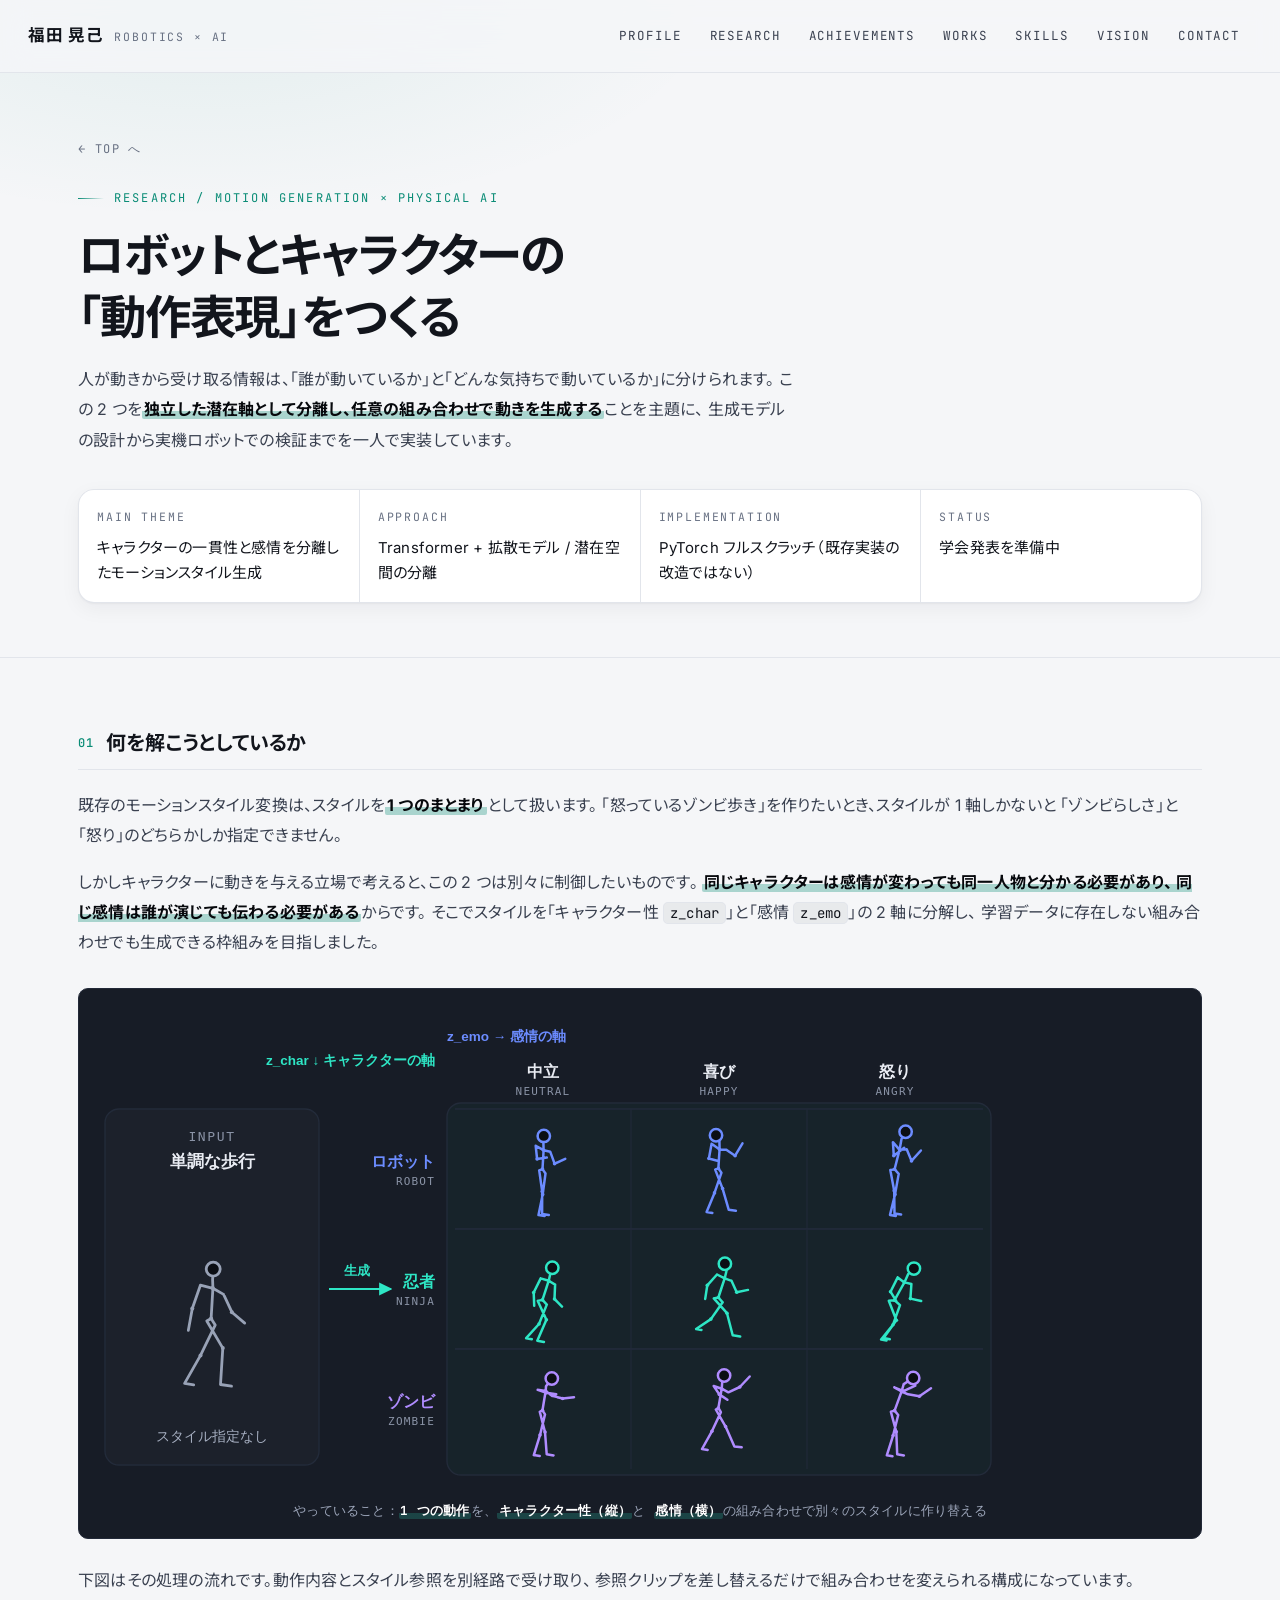
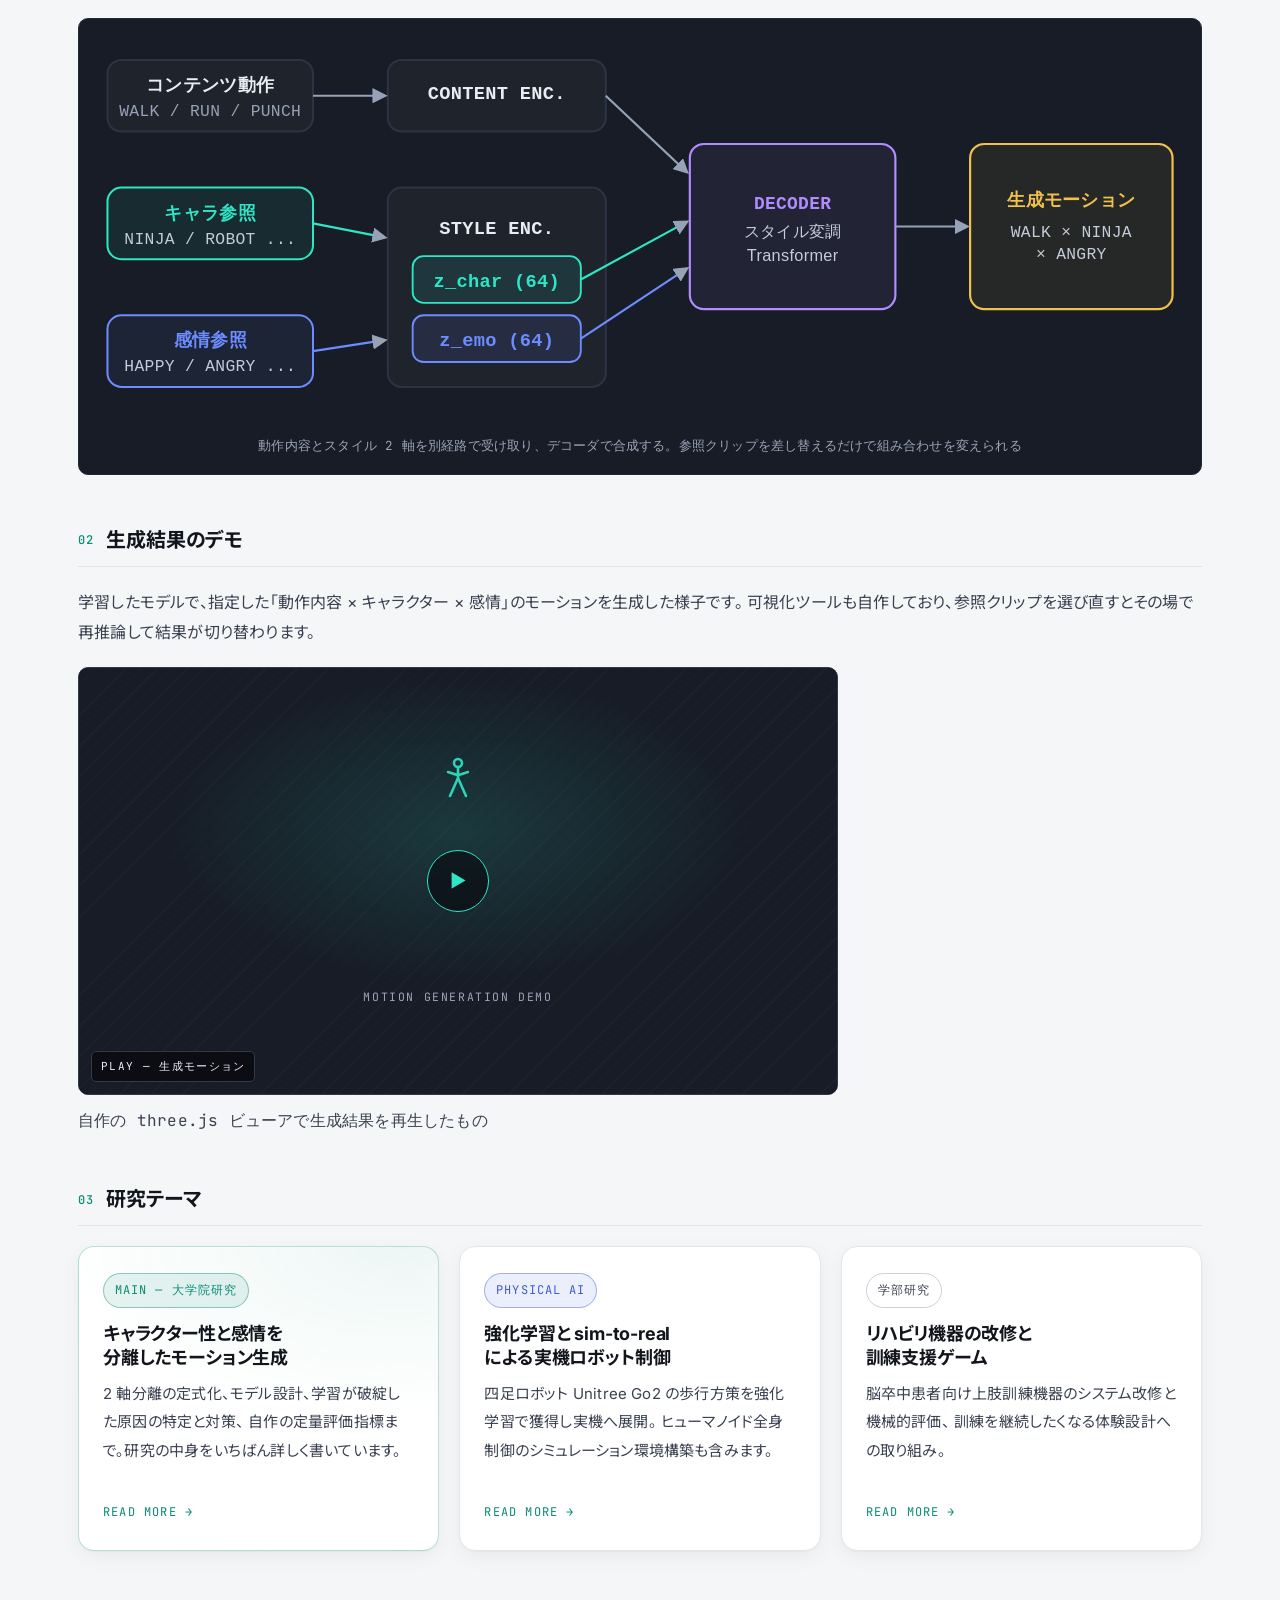
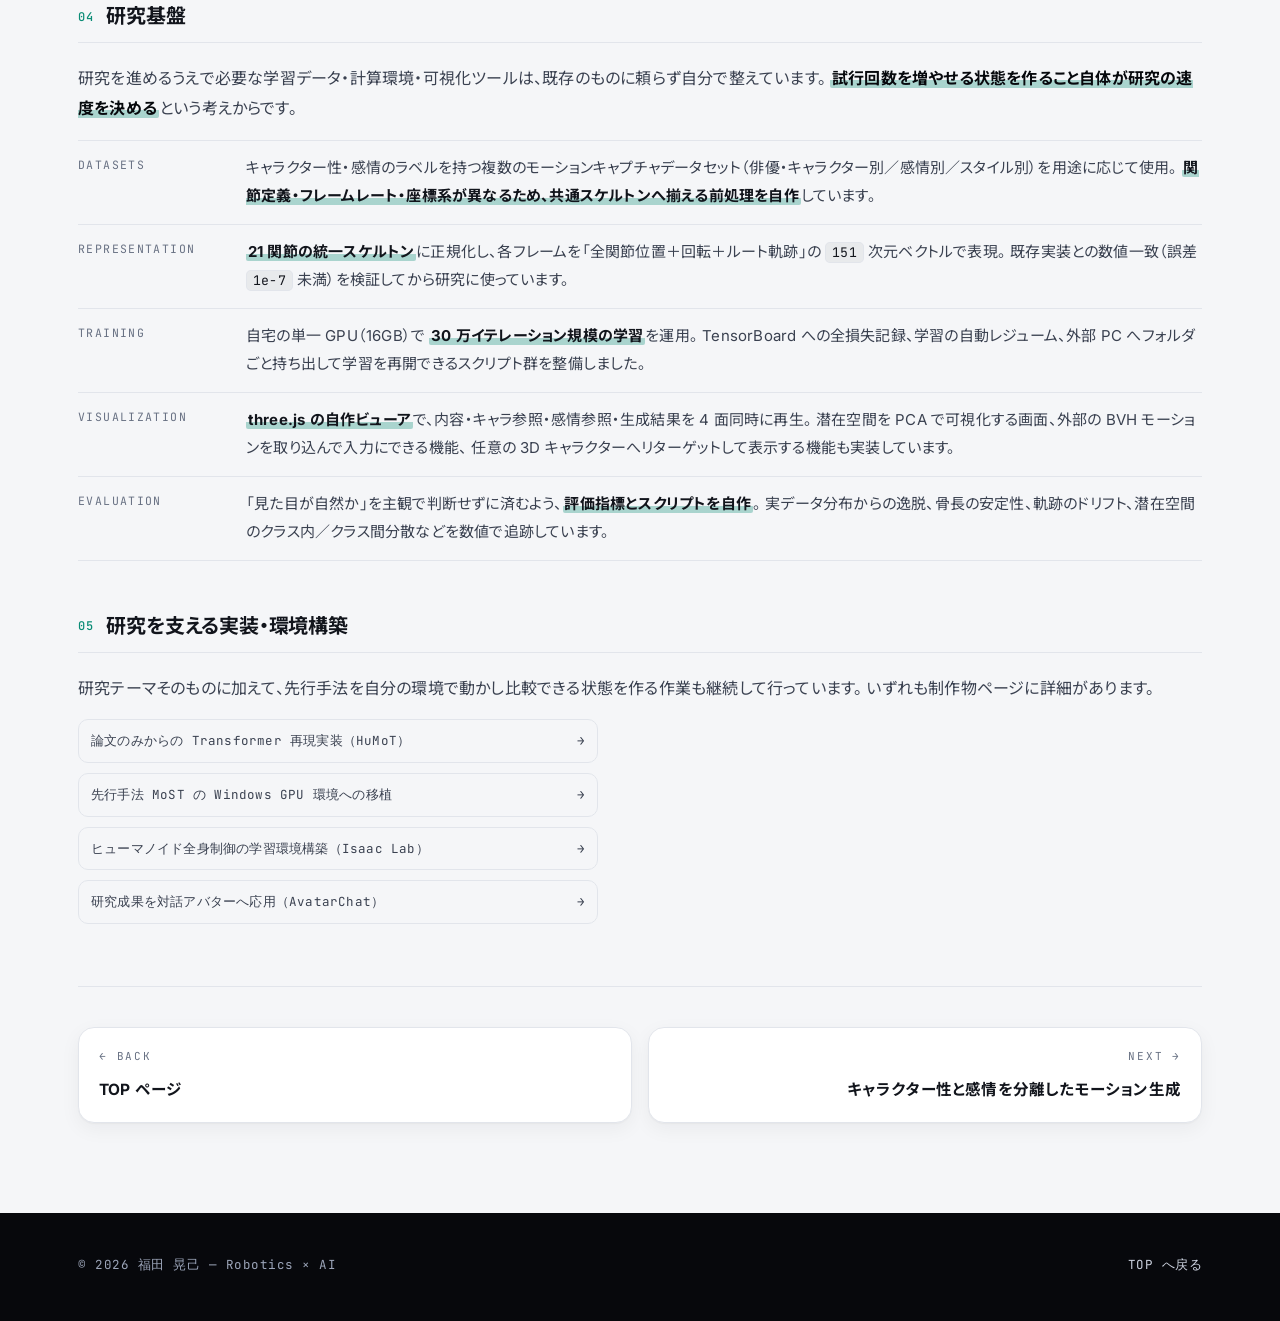
<file: research/index.html>
<!DOCTYPE html>
<html lang="ja">
<head>
<meta charset="UTF-8">
<meta name="viewport" content="width=device-width, initial-scale=1.0">
<title>研究 | 福田晃己 Portfolio</title>
<meta name="description" content="キャラクターの一貫性と感情を分離したモーションスタイル生成の研究。二軸分離の定式化、モデル設計、定量評価、フィジカルAIへの展開までをまとめた研究詳細ページ。">
<meta property="og:title" content="研究 — モーション生成とフィジカル AI | 福田晃己">
<meta property="og:description" content="キャラクター性と感情を独立した潜在軸に分離してモーションを生成する研究の詳細。">
<link rel="icon" href="data:image/svg+xml,<svg xmlns='http://www.w3.org/2000/svg' viewBox='0 0 100 100'><rect width='100' height='100' rx='22' fill='%230A0C12'/><circle cx='50' cy='30' r='8' fill='none' stroke='%232EE6C5' stroke-width='5'/><path d='M50 40 L50 62 M50 45 L36 57 M50 45 L64 57 M50 62 L40 86 M50 62 L60 86' stroke='%232EE6C5' stroke-width='5.5' stroke-linecap='round' fill='none'/></svg>">
<link rel="preconnect" href="https://fonts.googleapis.com">
<link rel="preconnect" href="https://fonts.gstatic.com" crossorigin>
<link href="https://fonts.googleapis.com/css2?family=Inter:wght@400;500;600;700;800&family=JetBrains+Mono:wght@400;500;700&family=Noto+Sans+JP:wght@400;500;700;900&display=swap" rel="stylesheet">
<link rel="stylesheet" href="../assets/css/site.css">
</head>
<body>

<div class="progress"></div>

<nav class="nav solid">
  <a class="nav-logo" href="../index.html"><b>福田 晃己</b><span>ROBOTICS × AI</span></a>
  <ul class="nav-links">
    <li><a href="../index.html#profile">PROFILE</a></li>
    <li><a href="index.html">RESEARCH</a></li>
    <li><a href="../index.html#achievements">ACHIEVEMENTS</a></li>
    <li><a href="../index.html#works">WORKS</a></li>
    <li><a href="../index.html#skills">SKILLS</a></li>
    <li><a href="../index.html#vision">VISION</a></li>
    <li><a href="../index.html#contact">CONTACT</a></li>
  </ul>
  <button class="nav-toggle" aria-label="メニューを開く" aria-expanded="false">☰</button>
</nav>

<header class="detail-head">
  <div class="wrap">
    <a class="crumb" href="../index.html"><span aria-hidden="true">←</span> TOP へ</a>
    <div class="eyebrow">Research / Motion Generation × Physical AI</div>
    <h1>ロボットとキャラクターの<br>「動作表現」をつくる</h1>
    <p class="sub">
      人が動きから受け取る情報は、「誰が動いているか」と「どんな気持ちで動いているか」に分けられます。
      この 2 つを<strong>独立した潜在軸として分離し、任意の組み合わせで動きを生成する</strong>ことを主題に、
      生成モデルの設計から実機ロボットでの検証までを一人で実装しています。
    </p>
    <dl class="meta">
      <div><dt>MAIN THEME</dt><dd>キャラクターの一貫性と感情を分離したモーションスタイル生成</dd></div>
      <div><dt>APPROACH</dt><dd>Transformer + 拡散モデル / 潜在空間の分離</dd></div>
      <div><dt>IMPLEMENTATION</dt><dd>PyTorch フルスクラッチ（既存実装の改造ではない）</dd></div>
      <div><dt>STATUS</dt><dd>学会発表を準備中</dd></div>
    </dl>
  </div>
</header>

<main class="detail-body">
  <div class="wrap">

    <section class="block">
      <h2 data-n="01">何を解こうとしているか</h2>
      <p>
        既存のモーションスタイル変換は、スタイルを<strong>1 つのまとまり</strong>として扱います。
        「怒っているゾンビ歩き」を作りたいとき、スタイルが 1 軸しかないと
        「ゾンビらしさ」と「怒り」のどちらかしか指定できません。
      </p>
      <p>
        しかしキャラクターに動きを与える立場で考えると、この 2 つは別々に制御したいものです。
        <strong>同じキャラクターは感情が変わっても同一人物と分かる必要があり、
        同じ感情は誰が演じても伝わる必要がある</strong>からです。
        そこでスタイルを「キャラクター性 <code>z_char</code>」と「感情 <code>z_emo</code>」の 2 軸に分解し、
        学習データに存在しない組み合わせでも生成できる枠組みを目指しました。
      </p>

      <figure class="fig wide" style="margin:30px 0 26px">
        <img src="../assets/img/style-grid.svg" width="950" height="484" loading="lazy"
             alt="単調な歩行モーションを、キャラクターの軸と感情の軸の組み合わせで9通りのスタイルに変換した図">
        <figcaption>
          やっていること：<strong>1 つの動作</strong>を、<strong>キャラクター性（縦）</strong>と
          <strong>感情（横）</strong>の組み合わせで別々のスタイルに作り替える
        </figcaption>
      </figure>

      <p>
        下図はその処理の流れです。動作内容とスタイル参照を別経路で受け取り、
        参照クリップを差し替えるだけで組み合わせを変えられる構成になっています。
      </p>

      <figure class="fig wide" style="margin:22px 0 8px">
        <svg viewBox="0 0 700 250" xmlns="http://www.w3.org/2000/svg" role="img" aria-label="コンテンツ動作・キャラクター参照・感情参照の3入力から、内容エンコーダとスタイルエンコーダを経てデコーダが新しいモーションを生成する構成図">
          <defs>
            <marker id="ra" viewBox="0 0 10 10" refX="8" refY="5" markerWidth="7" markerHeight="7" orient="auto-start-reverse">
              <path d="M0 0 L10 5 L0 10 Z" fill="#98A2B6"/>
            </marker>
          </defs>
          <!-- inputs -->
          <rect x="8" y="16" width="132" height="46" rx="9" fill="rgba(255,255,255,.03)" stroke="#2C3444" stroke-width="1.3"/>
          <text x="74" y="36" text-anchor="middle" font-size="11.5" font-weight="700" fill="#E9ECF3" font-family="sans-serif">コンテンツ動作</text>
          <text x="74" y="52" text-anchor="middle" font-size="10.5" fill="#98A2B6" font-family="monospace">WALK / RUN / PUNCH</text>

          <rect x="8" y="98" width="132" height="46" rx="9" fill="rgba(46,230,197,.07)" stroke="#2EE6C5" stroke-width="1.3"/>
          <text x="74" y="118" text-anchor="middle" font-size="11.5" font-weight="700" fill="#2EE6C5" font-family="sans-serif">キャラ参照</text>
          <text x="74" y="134" text-anchor="middle" font-size="10.5" fill="#C4CBD9" font-family="monospace">NINJA / ROBOT ...</text>

          <rect x="8" y="180" width="132" height="46" rx="9" fill="rgba(108,140,255,.07)" stroke="#6C8CFF" stroke-width="1.3"/>
          <text x="74" y="200" text-anchor="middle" font-size="11.5" font-weight="700" fill="#6C8CFF" font-family="sans-serif">感情参照</text>
          <text x="74" y="216" text-anchor="middle" font-size="10.5" fill="#C4CBD9" font-family="monospace">HAPPY / ANGRY ...</text>

          <!-- encoders -->
          <rect x="188" y="16" width="140" height="46" rx="9" fill="rgba(255,255,255,.03)" stroke="#2C3444" stroke-width="1.3"/>
          <text x="258" y="41" text-anchor="middle" font-size="12" font-weight="700" fill="#E9ECF3" font-family="monospace">CONTENT ENC.</text>

          <rect x="188" y="98" width="140" height="128" rx="9" fill="rgba(255,255,255,.03)" stroke="#2C3444" stroke-width="1.3"/>
          <text x="258" y="128" text-anchor="middle" font-size="12" font-weight="700" fill="#E9ECF3" font-family="monospace">STYLE ENC.</text>
          <rect x="204" y="142" width="108" height="30" rx="7" fill="rgba(46,230,197,.1)" stroke="#2EE6C5" stroke-width="1.2"/>
          <text x="258" y="162" text-anchor="middle" font-size="12" font-weight="700" fill="#2EE6C5" font-family="monospace">z_char (64)</text>
          <rect x="204" y="180" width="108" height="30" rx="7" fill="rgba(108,140,255,.1)" stroke="#6C8CFF" stroke-width="1.2"/>
          <text x="258" y="200" text-anchor="middle" font-size="12" font-weight="700" fill="#6C8CFF" font-family="monospace">z_emo (64)</text>

          <!-- decoder -->
          <rect x="382" y="70" width="132" height="106" rx="9" fill="rgba(176,140,255,.07)" stroke="#B08CFF" stroke-width="1.4"/>
          <text x="448" y="112" text-anchor="middle" font-size="11.5" font-weight="700" fill="#B08CFF" font-family="monospace">DECODER</text>
          <text x="448" y="130" text-anchor="middle" font-size="10.5" fill="#C4CBD9" font-family="sans-serif">スタイル変調</text>
          <text x="448" y="145" text-anchor="middle" font-size="10.5" fill="#C4CBD9" font-family="sans-serif">Transformer</text>

          <!-- output -->
          <rect x="562" y="70" width="130" height="106" rx="9" fill="rgba(240,193,75,.07)" stroke="#F0C24B" stroke-width="1.4"/>
          <text x="627" y="110" text-anchor="middle" font-size="11.5" font-weight="700" fill="#F0C24B" font-family="sans-serif">生成モーション</text>
          <text x="627" y="130" text-anchor="middle" font-size="10.5" fill="#C4CBD9" font-family="monospace">WALK × NINJA</text>
          <text x="627" y="144" text-anchor="middle" font-size="10.5" fill="#C4CBD9" font-family="monospace">× ANGRY</text>

          <line x1="140" y1="39"  x2="186" y2="39"  stroke="#98A2B6" stroke-width="1.4" marker-end="url(#ra)"/>
          <line x1="140" y1="121" x2="186" y2="130" stroke="#2EE6C5" stroke-width="1.4" marker-end="url(#ra)"/>
          <line x1="140" y1="203" x2="186" y2="196" stroke="#6C8CFF" stroke-width="1.4" marker-end="url(#ra)"/>
          <line x1="328" y1="39"  x2="380" y2="88"  stroke="#98A2B6" stroke-width="1.4" marker-end="url(#ra)"/>
          <line x1="312" y1="157" x2="380" y2="120" stroke="#2EE6C5" stroke-width="1.4" marker-end="url(#ra)"/>
          <line x1="312" y1="195" x2="380" y2="150" stroke="#6C8CFF" stroke-width="1.4" marker-end="url(#ra)"/>
          <line x1="514" y1="123" x2="560" y2="123" stroke="#98A2B6" stroke-width="1.4" marker-end="url(#ra)"/>
        </svg>
        <figcaption>動作内容とスタイル 2 軸を別経路で受け取り、デコーダで合成する。参照クリップを差し替えるだけで組み合わせを変えられる</figcaption>
      </figure>
    </section>

    <section class="block">
      <h2 data-n="02">生成結果のデモ</h2>
      <p>
        学習したモデルで、指定した「動作内容 × キャラクター × 感情」のモーションを生成した様子です。
        可視化ツールも自作しており、参照クリップを選び直すとその場で再推論して結果が切り替わります。
      </p>
      <div class="vfacade" data-embed="https://drive.google.com/file/d/1AbBff4EknmM37pMbkGvV2QcQ9D5hjUtY/preview" role="button" tabindex="0" aria-label="モーション生成のデモ動画を再生" style="max-width:760px;margin-top:20px">
        <div class="wglyph">
          <svg viewBox="0 0 24 24" fill="none" stroke-width="1.3" stroke-linecap="round" stroke-linejoin="round"><circle cx="12" cy="4.5" r="2"/><path d="M12 6.5v5.5M12 12l-4 9M12 12l4 9M7 9l5 1.6L17 9"/></svg>
          <span>MOTION GENERATION DEMO</span>
        </div>
        <div class="play" aria-hidden="true">▶</div>
        <div class="vlbl">PLAY — 生成モーション</div>
      </div>
      <p class="cap" style="margin-top:12px">自作の three.js ビューアで生成結果を再生したもの</p>
    </section>

    <section class="block">
      <h2 data-n="03">研究テーマ</h2>
      <div class="tgrid">

        <a class="tcard lead" href="motion-style.html">
          <span class="badge cyan">MAIN — 大学院研究</span>
          <h3>キャラクター性と感情を<br>分離したモーション生成</h3>
          <p>
            2 軸分離の定式化、モデル設計、学習が破綻した原因の特定と対策、
            自作の定量評価指標まで。研究の中身をいちばん詳しく書いています。
          </p>
          <div class="wmore">READ MORE <span aria-hidden="true">→</span></div>
        </a>

        <a class="tcard" href="physical-ai.html">
          <span class="badge blue">PHYSICAL AI</span>
          <h3>強化学習と sim-to-real<br>による実機ロボット制御</h3>
          <p>
            四足ロボット Unitree Go2 の歩行方策を強化学習で獲得し実機へ展開。
            ヒューマノイド全身制御のシミュレーション環境構築も含みます。
          </p>
          <div class="wmore">READ MORE <span aria-hidden="true">→</span></div>
        </a>

        <a class="tcard" href="rehab.html">
          <span class="badge">学部研究</span>
          <h3>リハビリ機器の改修と<br>訓練支援ゲーム</h3>
          <p>
            脳卒中患者向け上肢訓練機器のシステム改修と機械的評価、
            訓練を継続したくなる体験設計への取り組み。
          </p>
          <div class="wmore">READ MORE <span aria-hidden="true">→</span></div>
        </a>

      </div>
    </section>

    <section class="block">
      <h2 data-n="04">研究基盤</h2>
      <p>
        研究を進めるうえで必要な学習データ・計算環境・可視化ツールは、既存のものに頼らず自分で整えています。
        <strong>試行回数を増やせる状態を作ること自体が研究の速度を決める</strong>という考えからです。
      </p>
      <dl class="kv">
        <dt>DATASETS</dt>
        <dd>
          キャラクター性・感情のラベルを持つ複数のモーションキャプチャデータセット（俳優・キャラクター別／感情別／スタイル別）を用途に応じて使用。
          <strong>関節定義・フレームレート・座標系が異なるため、共通スケルトンへ揃える前処理を自作</strong>しています。
        </dd>
        <dt>REPRESENTATION</dt>
        <dd>
          <strong>21 関節の統一スケルトン</strong>に正規化し、各フレームを「全関節位置＋回転＋ルート軌跡」の <code>151</code> 次元ベクトルで表現。
          既存実装との数値一致（誤差 <code>1e-7</code> 未満）を検証してから研究に使っています。
        </dd>
        <dt>TRAINING</dt>
        <dd>
          自宅の単一 GPU（16GB）で <strong>30 万イテレーション規模の学習</strong>を運用。
          TensorBoard への全損失記録、学習の自動レジューム、外部 PC へフォルダごと持ち出して学習を再開できるスクリプト群を整備しました。
        </dd>
        <dt>VISUALIZATION</dt>
        <dd>
          <strong>three.js の自作ビューア</strong>で、内容・キャラ参照・感情参照・生成結果を 4 面同時に再生。
          潜在空間を PCA で可視化する画面、外部の BVH モーションを取り込んで入力にできる機能、
          任意の 3D キャラクターへリターゲットして表示する機能も実装しています。
        </dd>
        <dt>EVALUATION</dt>
        <dd>
          「見た目が自然か」を主観で判断せずに済むよう、<strong>評価指標とスクリプトを自作</strong>。
          実データ分布からの逸脱、骨長の安定性、軌跡のドリフト、潜在空間のクラス内／クラス間分散などを数値で追跡しています。
        </dd>
      </dl>
    </section>

    <section class="block">
      <h2 data-n="05">研究を支える実装・環境構築</h2>
      <p>
        研究テーマそのものに加えて、先行手法を自分の環境で動かし比較できる状態を作る作業も継続して行っています。
        いずれも制作物ページに詳細があります。
      </p>
      <ul class="side-list" style="max-width:520px">
        <li><a href="../works/humot.html">論文のみからの Transformer 再現実装（HuMoT） <span aria-hidden="true">→</span></a></li>
        <li><a href="../works/most.html">先行手法 MoST の Windows GPU 環境への移植 <span aria-hidden="true">→</span></a></li>
        <li><a href="../works/sonic-isaaclab.html">ヒューマノイド全身制御の学習環境構築（Isaac Lab） <span aria-hidden="true">→</span></a></li>
        <li><a href="../works/avatarchat.html">研究成果を対話アバターへ応用（AvatarChat） <span aria-hidden="true">→</span></a></li>
      </ul>
    </section>

  </div>

  <div class="wrap">
    <nav class="pager" aria-label="ページ移動">
      <a class="prev" href="../index.html"><div class="dir">← BACK</div><div class="ttl">TOP ページ</div></a>
      <a class="next" href="motion-style.html"><div class="dir">NEXT →</div><div class="ttl">キャラクター性と感情を分離したモーション生成</div></a>
    </nav>
  </div>
</main>

<footer>
  <div class="wrap frow">
    <span>© 2026 福田 晃己 — Robotics × AI</span>
    <span><a href="../index.html">TOP へ戻る</a></span>
  </div>
</footer>

<script src="../assets/js/site.js" defer></script>
</body>
</html>
</file>
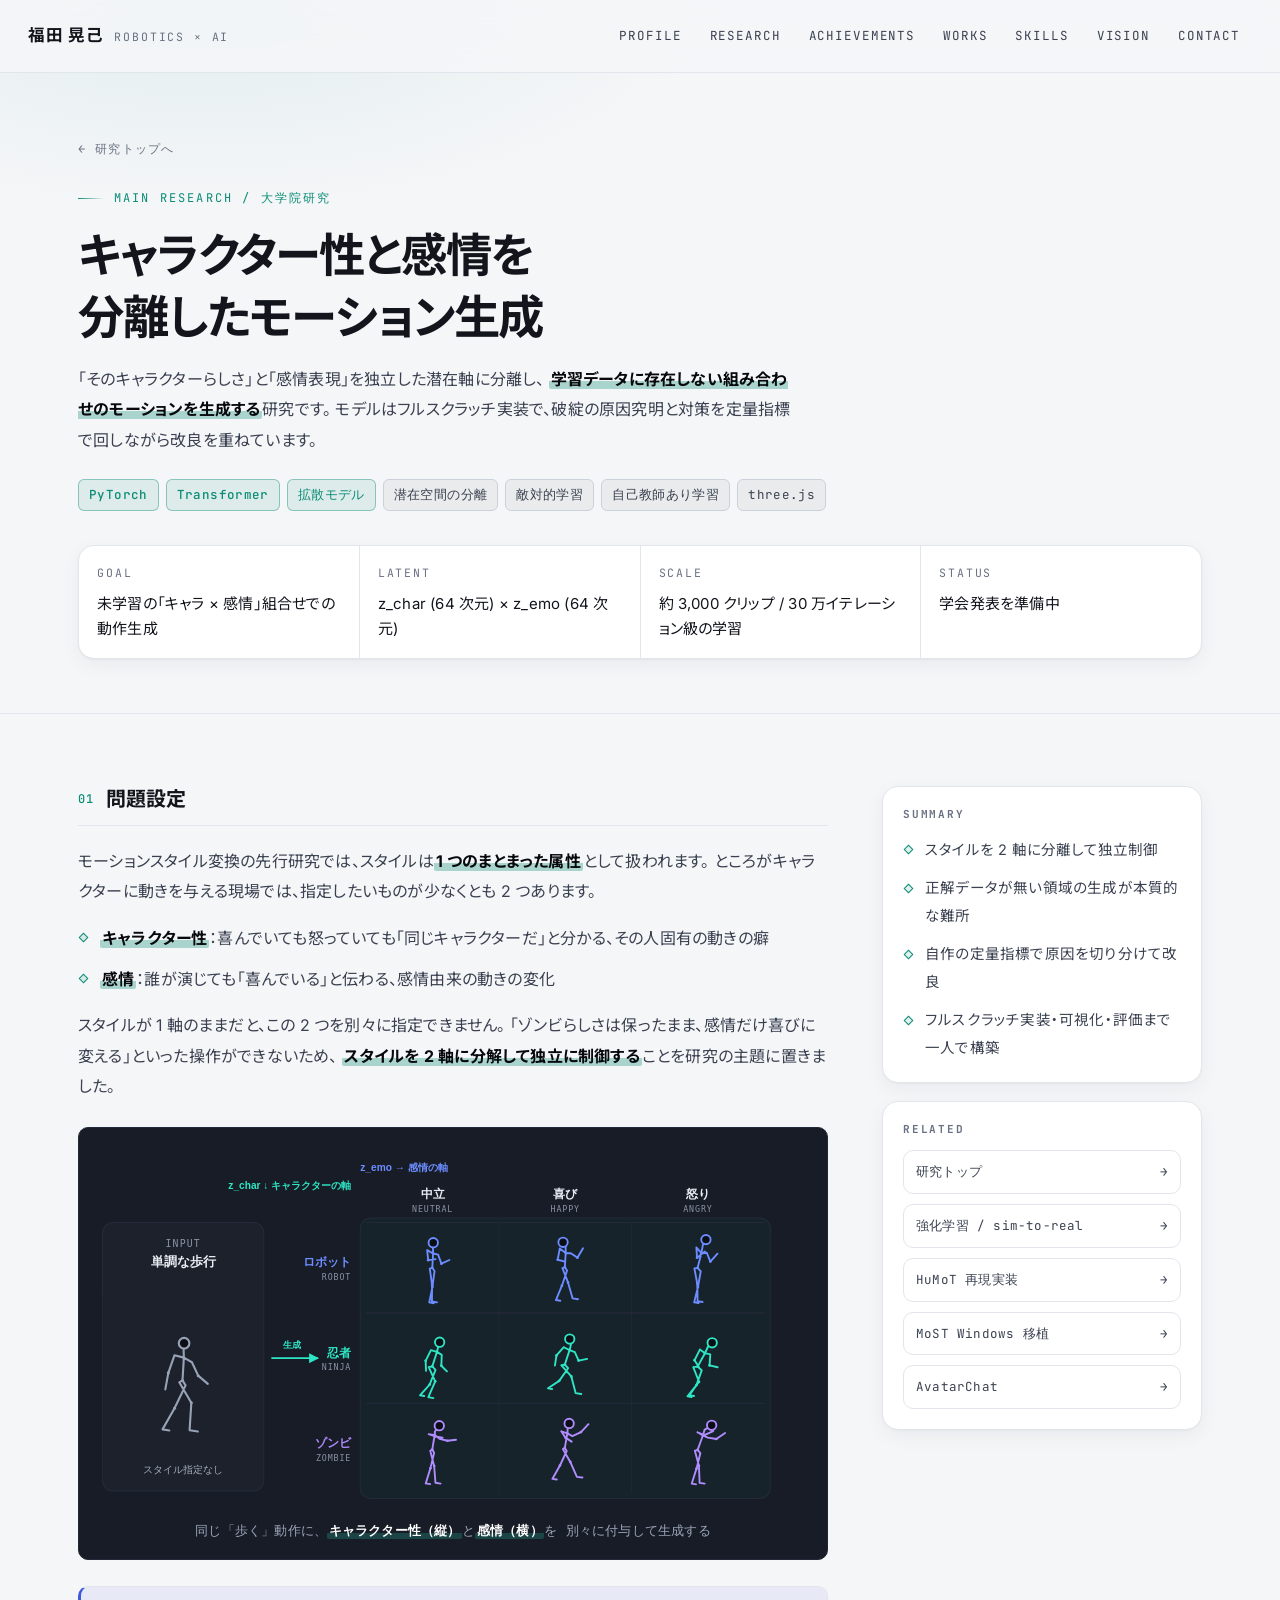
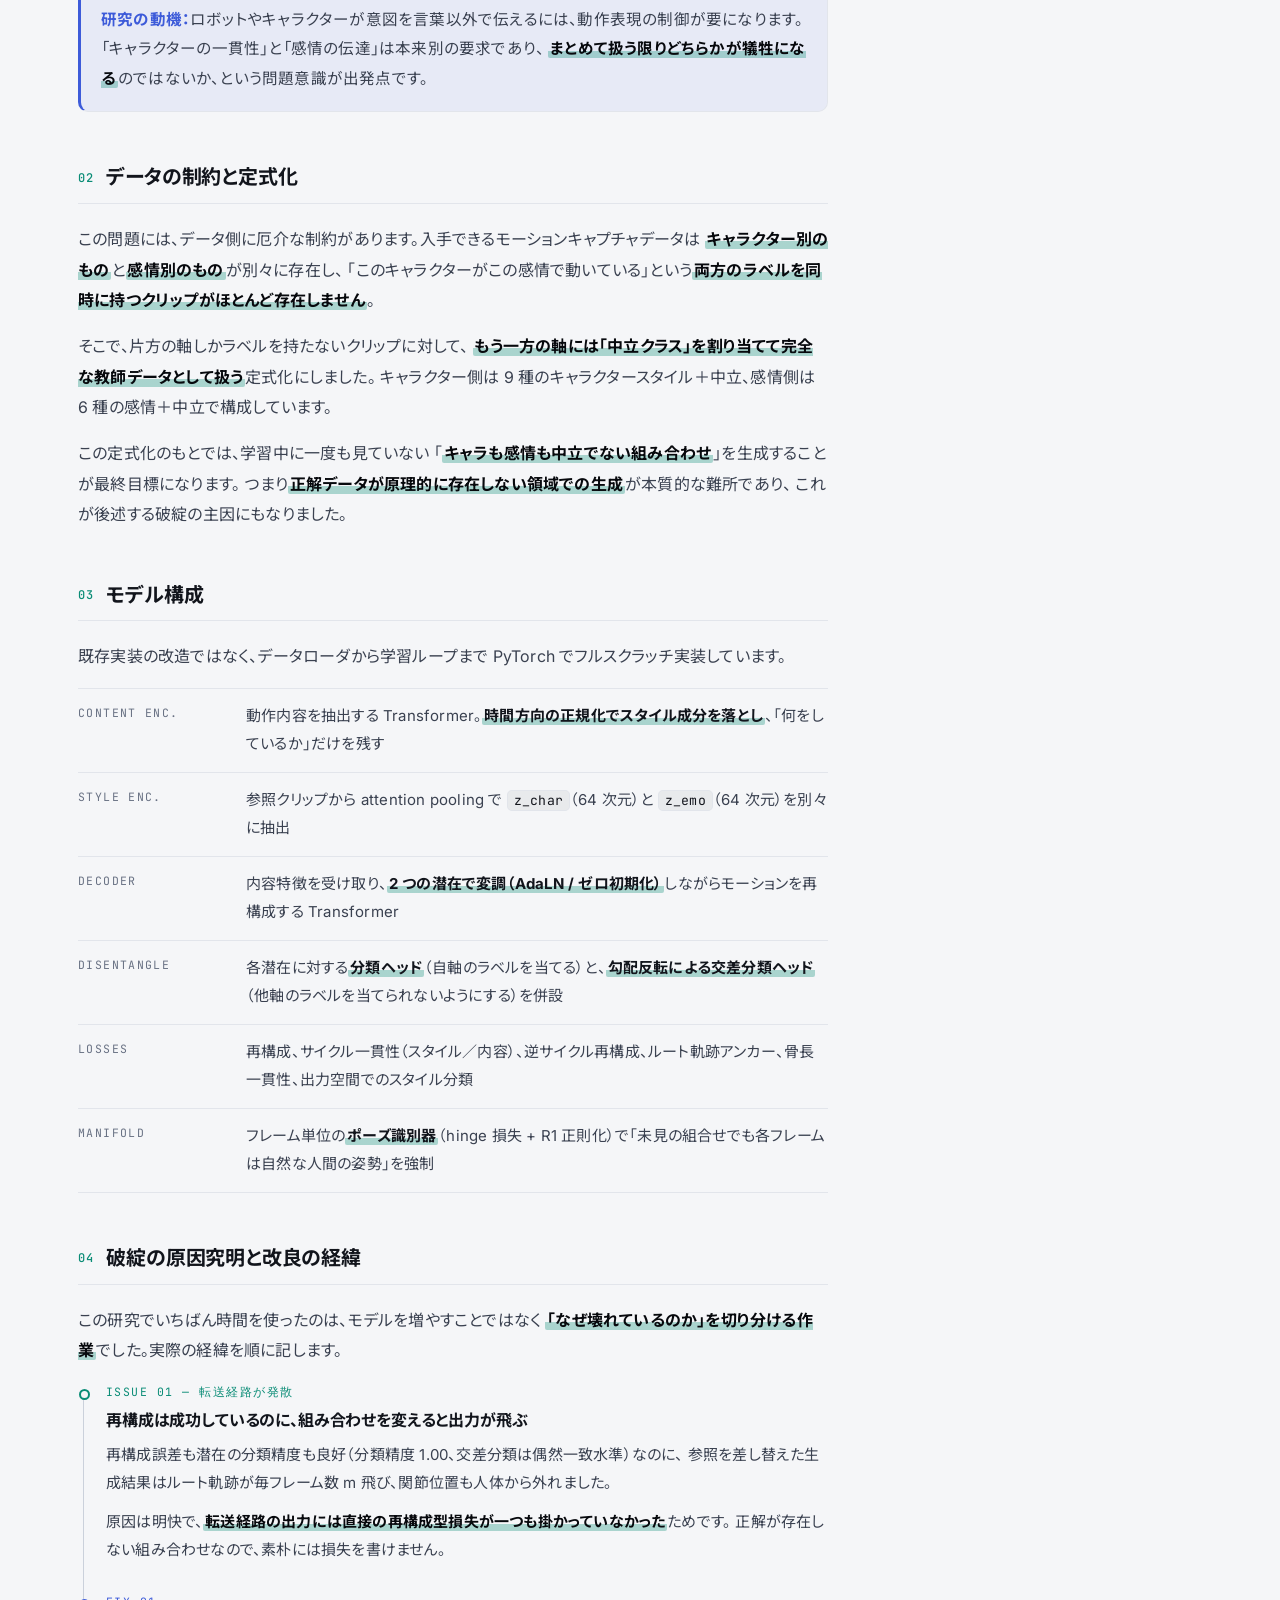
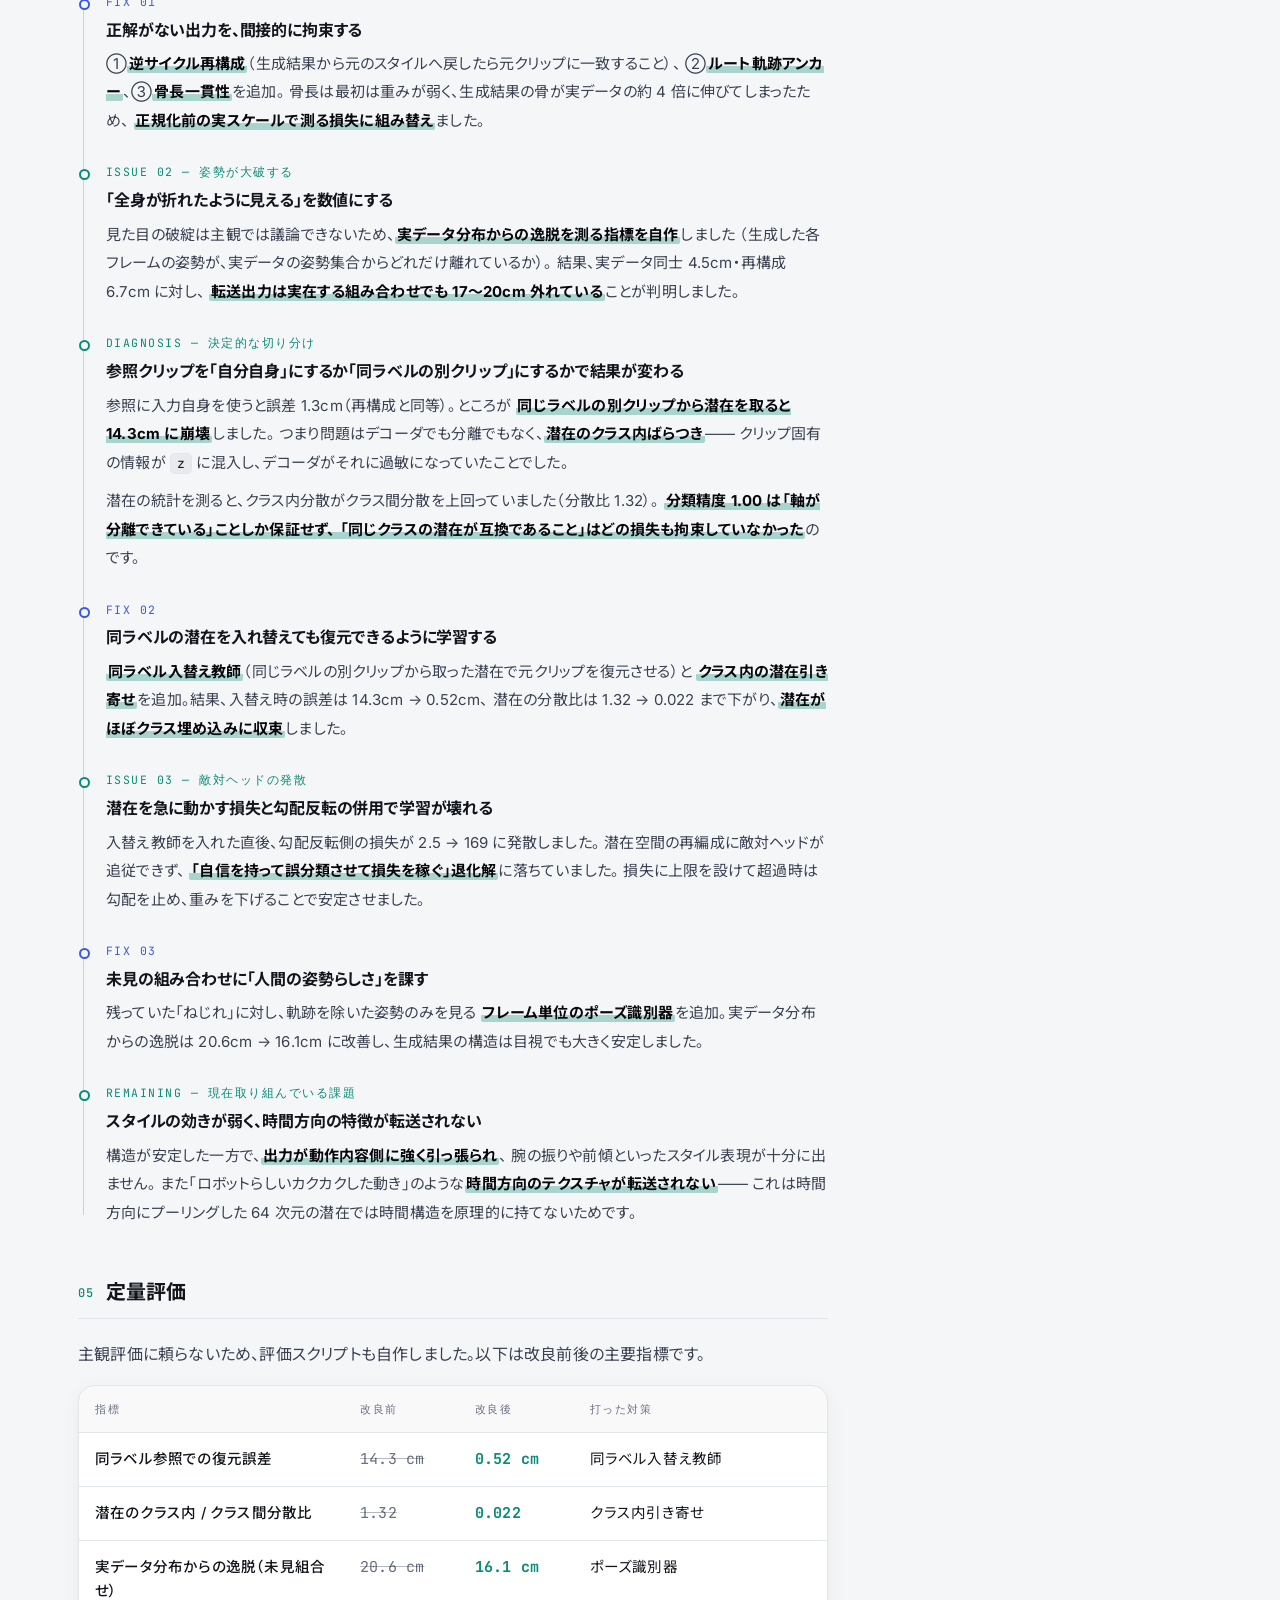
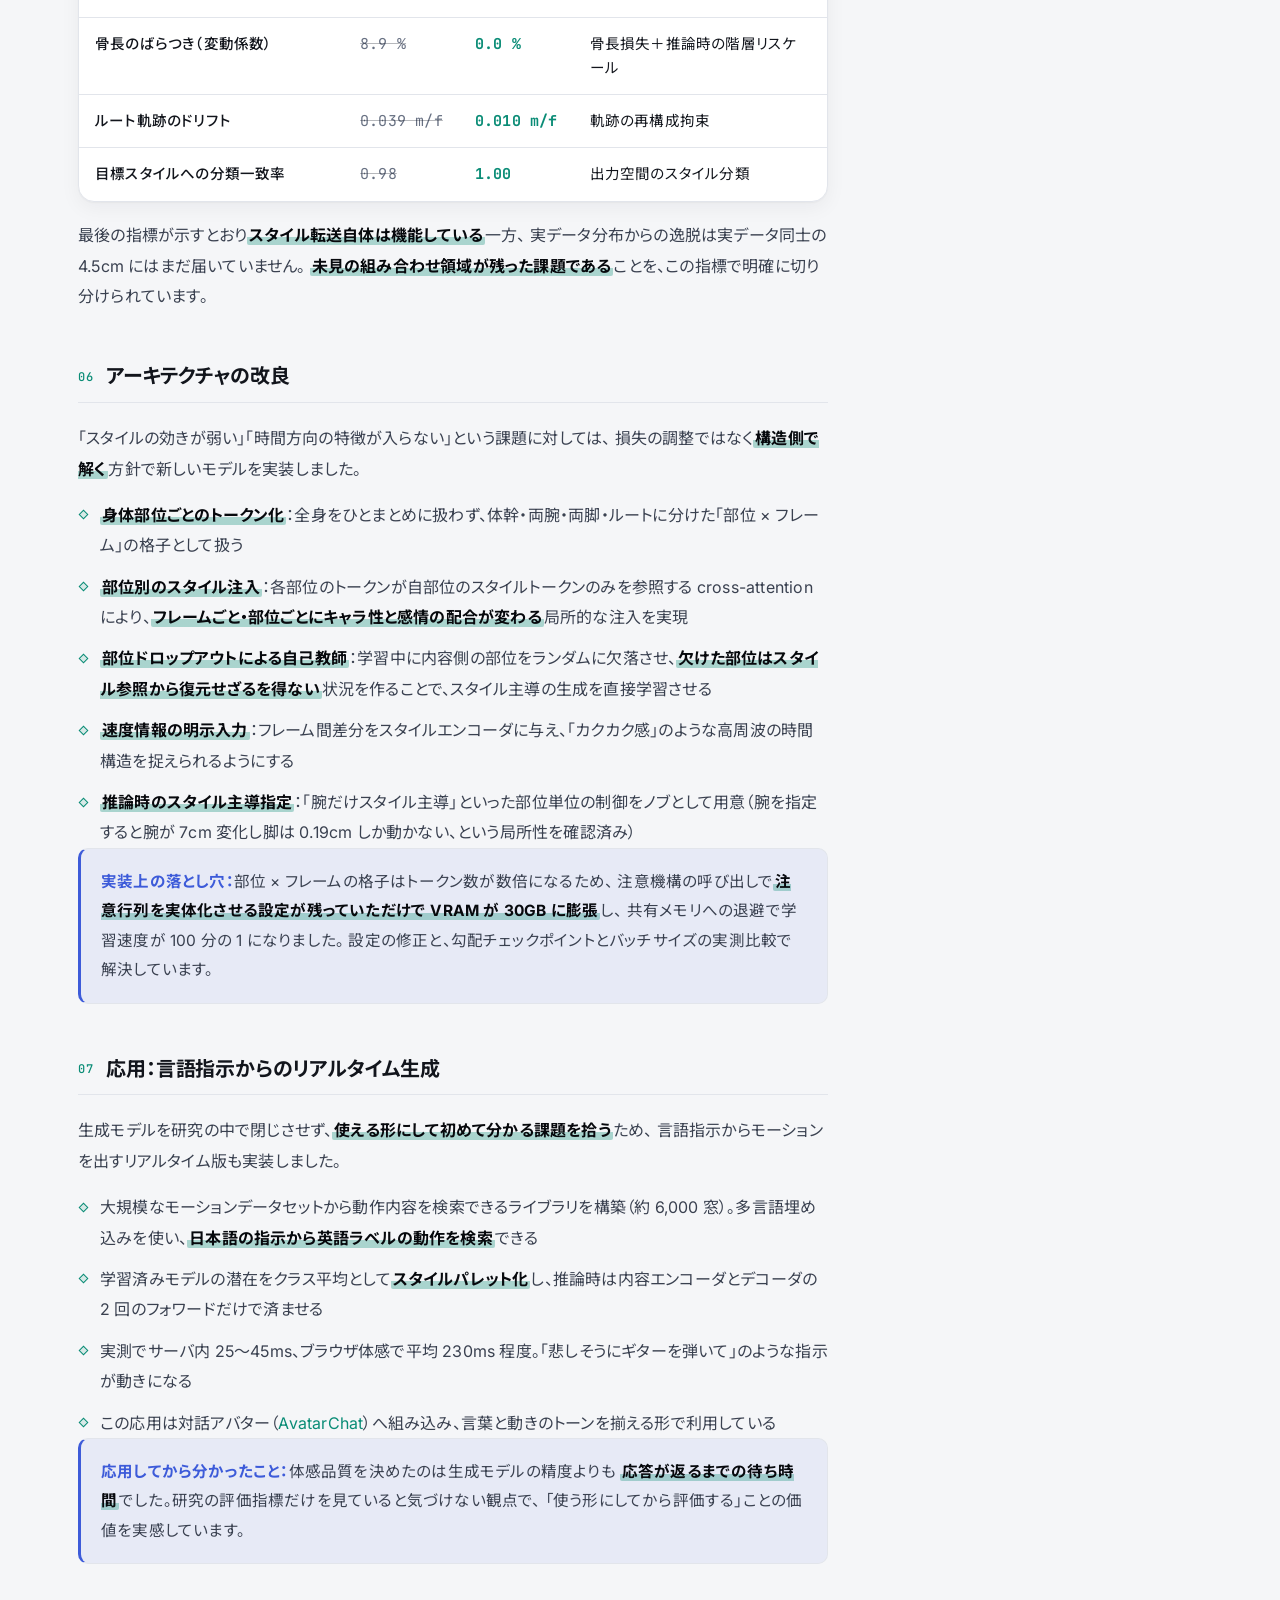
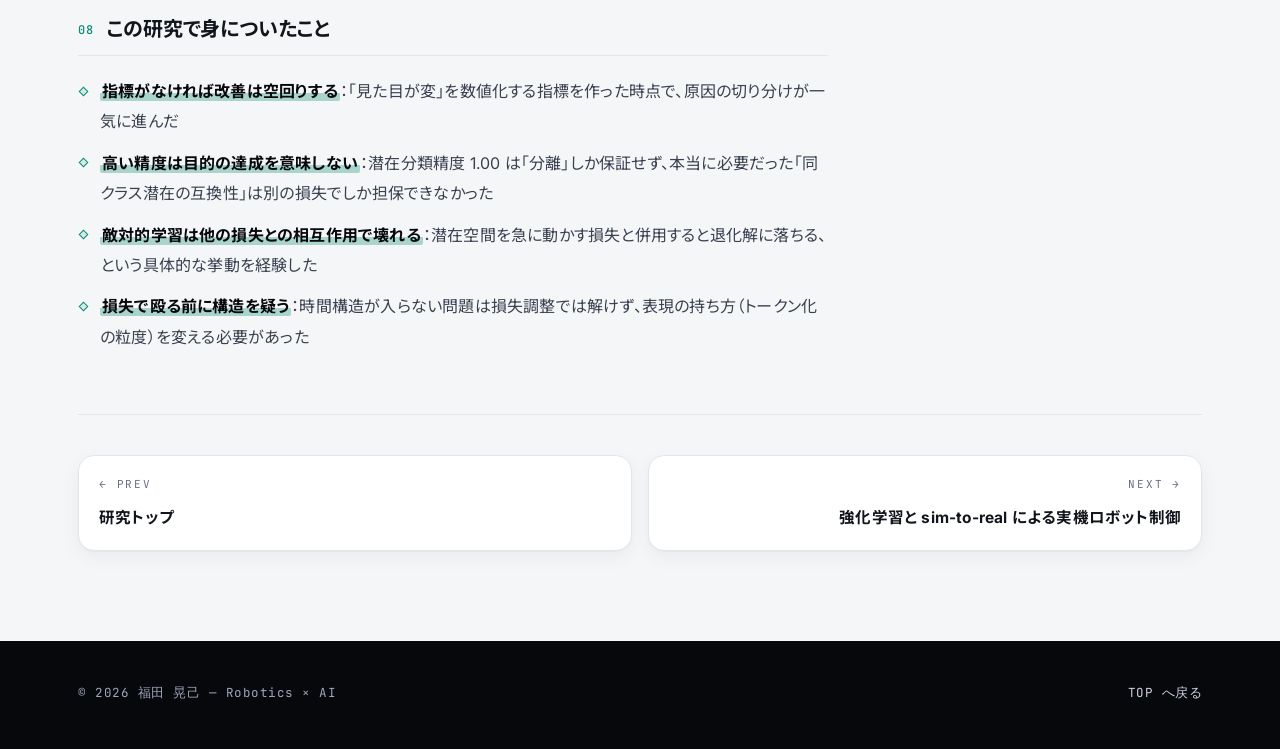
<file: research/motion-style.html>
<!DOCTYPE html>
<html lang="ja">
<head>
<meta charset="UTF-8">
<meta name="viewport" content="width=device-width, initial-scale=1.0">
<title>キャラクター性と感情を分離したモーション生成 | 福田晃己 Portfolio</title>
<meta name="description" content="キャラクター性 z_char と感情 z_emo を独立した潜在軸に分離し、学習データに存在しない組み合わせのモーションを生成する研究。定式化・モデル設計・失敗の原因究明・定量評価まで。">
<link rel="icon" href="data:image/svg+xml,<svg xmlns='http://www.w3.org/2000/svg' viewBox='0 0 100 100'><rect width='100' height='100' rx='22' fill='%230A0C12'/><circle cx='50' cy='30' r='8' fill='none' stroke='%232EE6C5' stroke-width='5'/><path d='M50 40 L50 62 M50 45 L36 57 M50 45 L64 57 M50 62 L40 86 M50 62 L60 86' stroke='%232EE6C5' stroke-width='5.5' stroke-linecap='round' fill='none'/></svg>">
<link rel="preconnect" href="https://fonts.googleapis.com">
<link rel="preconnect" href="https://fonts.gstatic.com" crossorigin>
<link href="https://fonts.googleapis.com/css2?family=Inter:wght@400;500;600;700;800&family=JetBrains+Mono:wght@400;500;700&family=Noto+Sans+JP:wght@400;500;700;900&display=swap" rel="stylesheet">
<link rel="stylesheet" href="../assets/css/site.css">
</head>
<body>

<div class="progress"></div>

<nav class="nav solid">
  <a class="nav-logo" href="../index.html"><b>福田 晃己</b><span>ROBOTICS × AI</span></a>
  <ul class="nav-links">
    <li><a href="../index.html#profile">PROFILE</a></li>
    <li><a href="index.html">RESEARCH</a></li>
    <li><a href="../index.html#achievements">ACHIEVEMENTS</a></li>
    <li><a href="../index.html#works">WORKS</a></li>
    <li><a href="../index.html#skills">SKILLS</a></li>
    <li><a href="../index.html#vision">VISION</a></li>
    <li><a href="../index.html#contact">CONTACT</a></li>
  </ul>
  <button class="nav-toggle" aria-label="メニューを開く" aria-expanded="false">☰</button>
</nav>

<header class="detail-head">
  <div class="wrap">
    <a class="crumb" href="index.html"><span aria-hidden="true">←</span> 研究トップへ</a>
    <div class="eyebrow">Main Research / 大学院研究</div>
    <h1>キャラクター性と感情を<br>分離したモーション生成</h1>
    <p class="sub">
      「そのキャラクターらしさ」と「感情表現」を独立した潜在軸に分離し、
      <strong>学習データに存在しない組み合わせのモーションを生成する</strong>研究です。
      モデルはフルスクラッチ実装で、破綻の原因究明と対策を定量指標で回しながら改良を重ねています。
    </p>
    <div class="chips">
      <span class="chip key">PyTorch</span><span class="chip key">Transformer</span><span class="chip key">拡散モデル</span>
      <span class="chip">潜在空間の分離</span><span class="chip">敵対的学習</span><span class="chip">自己教師あり学習</span><span class="chip">three.js</span>
    </div>
    <dl class="meta">
      <div><dt>GOAL</dt><dd>未学習の「キャラ × 感情」組合せでの動作生成</dd></div>
      <div><dt>LATENT</dt><dd>z_char (64 次元) × z_emo (64 次元)</dd></div>
      <div><dt>SCALE</dt><dd>約 3,000 クリップ / 30 万イテレーション級の学習</dd></div>
      <div><dt>STATUS</dt><dd>学会発表を準備中</dd></div>
    </dl>
  </div>
</header>

<main class="detail-body">
  <div class="wrap detail-grid">
    <div>

      <section class="block">
        <h2 data-n="01">問題設定</h2>
        <p>
          モーションスタイル変換の先行研究では、スタイルは<strong>1 つのまとまった属性</strong>として扱われます。
          ところがキャラクターに動きを与える現場では、指定したいものが少なくとも 2 つあります。
        </p>
        <ul class="pts">
          <li><strong>キャラクター性</strong>：喜んでいても怒っていても「同じキャラクターだ」と分かる、その人固有の動きの癖</li>
          <li><strong>感情</strong>：誰が演じても「喜んでいる」と伝わる、感情由来の動きの変化</li>
        </ul>
        <p style="margin-top:16px">
          スタイルが 1 軸のままだと、この 2 つを別々に指定できません。
          「ゾンビらしさは保ったまま、感情だけ喜びに変える」といった操作ができないため、
          <strong>スタイルを 2 軸に分解して独立に制御する</strong>ことを研究の主題に置きました。
        </p>
        <figure class="fig wide" style="margin:26px 0">
          <img src="../assets/img/style-grid.svg" width="950" height="484" loading="lazy"
               alt="単調な歩行モーションを、キャラクターの軸と感情の軸の組み合わせで9通りのスタイルに変換した図">
          <figcaption>
            同じ「歩く」動作に、<strong>キャラクター性（縦）</strong>と<strong>感情（横）</strong>を
            別々に付与して生成する
          </figcaption>
        </figure>
        <div class="note">
          <b>研究の動機：</b>ロボットやキャラクターが意図を言葉以外で伝えるには、動作表現の制御が要になります。
          「キャラクターの一貫性」と「感情の伝達」は本来別の要求であり、
          <strong>まとめて扱う限りどちらかが犠牲になる</strong>のではないか、という問題意識が出発点です。
        </div>
      </section>

      <section class="block">
        <h2 data-n="02">データの制約と定式化</h2>
        <p>
          この問題には、データ側に厄介な制約があります。入手できるモーションキャプチャデータは
          <strong>キャラクター別のもの</strong>と<strong>感情別のもの</strong>が別々に存在し、
          「このキャラクターがこの感情で動いている」という<strong>両方のラベルを同時に持つクリップがほとんど存在しません</strong>。
        </p>
        <p>
          そこで、片方の軸しかラベルを持たないクリップに対して、
          <strong>もう一方の軸には「中立クラス」を割り当てて完全な教師データとして扱う</strong>定式化にしました。
          キャラクター側は 9 種のキャラクタースタイル＋中立、感情側は 6 種の感情＋中立で構成しています。
        </p>
        <p>
          この定式化のもとでは、学習中に一度も見ていない
          「<strong>キャラも感情も中立でない組み合わせ</strong>」を生成することが最終目標になります。
          つまり<strong>正解データが原理的に存在しない領域での生成</strong>が本質的な難所であり、
          これが後述する破綻の主因にもなりました。
        </p>
      </section>

      <section class="block">
        <h2 data-n="03">モデル構成</h2>
        <p>
          既存実装の改造ではなく、データローダから学習ループまで PyTorch でフルスクラッチ実装しています。
        </p>
        <dl class="kv">
          <dt>CONTENT ENC.</dt>
          <dd>動作内容を抽出する Transformer。<strong>時間方向の正規化でスタイル成分を落とし</strong>、「何をしているか」だけを残す</dd>
          <dt>STYLE ENC.</dt>
          <dd>参照クリップから attention pooling で <code>z_char</code>（64 次元）と <code>z_emo</code>（64 次元）を別々に抽出</dd>
          <dt>DECODER</dt>
          <dd>内容特徴を受け取り、<strong>2 つの潜在で変調（AdaLN / ゼロ初期化）</strong>しながらモーションを再構成する Transformer</dd>
          <dt>DISENTANGLE</dt>
          <dd>各潜在に対する<strong>分類ヘッド</strong>（自軸のラベルを当てる）と、<strong>勾配反転による交差分類ヘッド</strong>（他軸のラベルを当てられないようにする）を併設</dd>
          <dt>LOSSES</dt>
          <dd>再構成、サイクル一貫性（スタイル／内容）、逆サイクル再構成、ルート軌跡アンカー、骨長一貫性、出力空間でのスタイル分類</dd>
          <dt>MANIFOLD</dt>
          <dd>フレーム単位の<strong>ポーズ識別器</strong>（hinge 損失 + R1 正則化）で「未見の組合せでも各フレームは自然な人間の姿勢」を強制</dd>
        </dl>
      </section>

      <section class="block">
        <h2 data-n="04">破綻の原因究明と改良の経緯</h2>
        <p>
          この研究でいちばん時間を使ったのは、モデルを増やすことではなく
          <strong>「なぜ壊れているのか」を切り分ける作業</strong>でした。実際の経緯を順に記します。
        </p>

        <ol class="tl">
          <li>
            <div class="step">ISSUE 01 — 転送経路が発散</div>
            <h3>再構成は成功しているのに、組み合わせを変えると出力が飛ぶ</h3>
            <p>
              再構成誤差も潜在の分類精度も良好（分類精度 1.00、交差分類は偶然一致水準）なのに、
              参照を差し替えた生成結果はルート軌跡が毎フレーム数 m 飛び、関節位置も人体から外れました。
            </p>
            <p>
              原因は明快で、<strong>転送経路の出力には直接の再構成型損失が一つも掛かっていなかった</strong>ためです。
              正解が存在しない組み合わせなので、素朴には損失を書けません。
            </p>
          </li>
          <li class="fix">
            <div class="step">FIX 01</div>
            <h3>正解がない出力を、間接的に拘束する</h3>
            <p>
              ①<strong>逆サイクル再構成</strong>（生成結果から元のスタイルへ戻したら元クリップに一致すること）、
              ②<strong>ルート軌跡アンカー</strong>、③<strong>骨長一貫性</strong>を追加。
              骨長は最初は重みが弱く、生成結果の骨が実データの約 4 倍に伸びてしまったため、
              <strong>正規化前の実スケールで測る損失に組み替え</strong>ました。
            </p>
          </li>
          <li>
            <div class="step">ISSUE 02 — 姿勢が大破する</div>
            <h3>「全身が折れたように見える」を数値にする</h3>
            <p>
              見た目の破綻は主観では議論できないため、<strong>実データ分布からの逸脱を測る指標を自作</strong>しました
              （生成した各フレームの姿勢が、実データの姿勢集合からどれだけ離れているか）。
              結果、実データ同士 4.5cm・再構成 6.7cm に対し、
              <strong>転送出力は実在する組み合わせでも 17〜20cm 外れている</strong>ことが判明しました。
            </p>
          </li>
          <li>
            <div class="step">DIAGNOSIS — 決定的な切り分け</div>
            <h3>参照クリップを「自分自身」にするか「同ラベルの別クリップ」にするかで結果が変わる</h3>
            <p>
              参照に入力自身を使うと誤差 1.3cm（再構成と同等）。ところが
              <strong>同じラベルの別クリップから潜在を取ると 14.3cm に崩壊</strong>しました。
              つまり問題はデコーダでも分離でもなく、<strong>潜在のクラス内ばらつき</strong>——
              クリップ固有の情報が <code>z</code> に混入し、デコーダがそれに過敏になっていたことでした。
            </p>
            <p>
              潜在の統計を測ると、クラス内分散がクラス間分散を上回っていました（分散比 1.32）。
              <strong>分類精度 1.00 は「軸が分離できている」ことしか保証せず、
              「同じクラスの潜在が互換であること」はどの損失も拘束していなかった</strong>のです。
            </p>
          </li>
          <li class="fix">
            <div class="step">FIX 02</div>
            <h3>同ラベルの潜在を入れ替えても復元できるように学習する</h3>
            <p>
              <strong>同ラベル入替え教師</strong>（同じラベルの別クリップから取った潜在で元クリップを復元させる）と
              <strong>クラス内の潜在引き寄せ</strong>を追加。結果、入替え時の誤差は 14.3cm → 0.52cm、
              潜在の分散比は 1.32 → 0.022 まで下がり、<strong>潜在がほぼクラス埋め込みに収束</strong>しました。
            </p>
          </li>
          <li>
            <div class="step">ISSUE 03 — 敵対ヘッドの発散</div>
            <h3>潜在を急に動かす損失と勾配反転の併用で学習が壊れる</h3>
            <p>
              入替え教師を入れた直後、勾配反転側の損失が 2.5 → 169 に発散しました。
              潜在空間の再編成に敵対ヘッドが追従できず、
              <strong>「自信を持って誤分類させて損失を稼ぐ」退化解</strong>に落ちていました。
              損失に上限を設けて超過時は勾配を止め、重みを下げることで安定させました。
            </p>
          </li>
          <li class="fix">
            <div class="step">FIX 03</div>
            <h3>未見の組み合わせに「人間の姿勢らしさ」を課す</h3>
            <p>
              残っていた「ねじれ」に対し、軌跡を除いた姿勢のみを見る
              <strong>フレーム単位のポーズ識別器</strong>を追加。実データ分布からの逸脱は
              20.6cm → 16.1cm に改善し、生成結果の構造は目視でも大きく安定しました。
            </p>
          </li>
          <li>
            <div class="step">REMAINING — 現在取り組んでいる課題</div>
            <h3>スタイルの効きが弱く、時間方向の特徴が転送されない</h3>
            <p>
              構造が安定した一方で、<strong>出力が動作内容側に強く引っ張られ</strong>、
              腕の振りや前傾といったスタイル表現が十分に出ません。
              また「ロボットらしいカクカクした動き」のような<strong>時間方向のテクスチャが転送されない</strong>——
              これは時間方向にプーリングした 64 次元の潜在では時間構造を原理的に持てないためです。
            </p>
          </li>
        </ol>
      </section>

      <section class="block">
        <h2 data-n="05">定量評価</h2>
        <p>
          主観評価に頼らないため、評価スクリプトも自作しました。以下は改良前後の主要指標です。
        </p>
        <div class="tbl">
          <table class="mt">
            <thead>
              <tr><th>指標</th><th>改良前</th><th>改良後</th><th>打った対策</th></tr>
            </thead>
            <tbody>
              <tr>
                <td class="lbl">同ラベル参照での復元誤差</td>
                <td class="n was">14.3 cm</td><td class="n up">0.52 cm</td>
                <td>同ラベル入替え教師</td>
              </tr>
              <tr>
                <td class="lbl">潜在のクラス内 / クラス間分散比</td>
                <td class="n was">1.32</td><td class="n up">0.022</td>
                <td>クラス内引き寄せ</td>
              </tr>
              <tr>
                <td class="lbl">実データ分布からの逸脱（未見組合せ）</td>
                <td class="n was">20.6 cm</td><td class="n up">16.1 cm</td>
                <td>ポーズ識別器</td>
              </tr>
              <tr>
                <td class="lbl">骨長のばらつき（変動係数）</td>
                <td class="n was">8.9 %</td><td class="n up">0.0 %</td>
                <td>骨長損失＋推論時の階層リスケール</td>
              </tr>
              <tr>
                <td class="lbl">ルート軌跡のドリフト</td>
                <td class="n was">0.039 m/f</td><td class="n up">0.010 m/f</td>
                <td>軌跡の再構成拘束</td>
              </tr>
              <tr>
                <td class="lbl">目標スタイルへの分類一致率</td>
                <td class="n was">0.98</td><td class="n up">1.00</td>
                <td>出力空間のスタイル分類</td>
              </tr>
            </tbody>
          </table>
        </div>
        <p style="margin-top:18px">
          最後の指標が示すとおり<strong>スタイル転送自体は機能している</strong>一方、
          実データ分布からの逸脱は実データ同士の 4.5cm にはまだ届いていません。
          <strong>未見の組み合わせ領域が残った課題である</strong>ことを、この指標で明確に切り分けられています。
        </p>
      </section>

      <section class="block">
        <h2 data-n="06">アーキテクチャの改良</h2>
        <p>
          「スタイルの効きが弱い」「時間方向の特徴が入らない」という課題に対しては、
          損失の調整ではなく<strong>構造側で解く</strong>方針で新しいモデルを実装しました。
        </p>
        <ul class="pts">
          <li><strong>身体部位ごとのトークン化</strong>：全身をひとまとめに扱わず、体幹・両腕・両脚・ルートに分けた「部位 × フレーム」の格子として扱う</li>
          <li><strong>部位別のスタイル注入</strong>：各部位のトークンが自部位のスタイルトークンのみを参照する cross-attention により、<strong>フレームごと・部位ごとにキャラ性と感情の配合が変わる</strong>局所的な注入を実現</li>
          <li><strong>部位ドロップアウトによる自己教師</strong>：学習中に内容側の部位をランダムに欠落させ、<strong>欠けた部位はスタイル参照から復元せざるを得ない</strong>状況を作ることで、スタイル主導の生成を直接学習させる</li>
          <li><strong>速度情報の明示入力</strong>：フレーム間差分をスタイルエンコーダに与え、「カクカク感」のような高周波の時間構造を捉えられるようにする</li>
          <li><strong>推論時のスタイル主導指定</strong>：「腕だけスタイル主導」といった部位単位の制御をノブとして用意（腕を指定すると腕が 7cm 変化し脚は 0.19cm しか動かない、という局所性を確認済み）</li>
        </ul>
        <div class="note">
          <b>実装上の落とし穴：</b>部位 × フレームの格子はトークン数が数倍になるため、
          注意機構の呼び出しで<strong>注意行列を実体化させる設定が残っていただけで VRAM が 30GB に膨張</strong>し、
          共有メモリへの退避で学習速度が 100 分の 1 になりました。
          設定の修正と、勾配チェックポイントとバッチサイズの実測比較で解決しています。
        </div>
      </section>

      <section class="block">
        <h2 data-n="07">応用：言語指示からのリアルタイム生成</h2>
        <p>
          生成モデルを研究の中で閉じさせず、<strong>使える形にして初めて分かる課題を拾う</strong>ため、
          言語指示からモーションを出すリアルタイム版も実装しました。
        </p>
        <ul class="pts">
          <li>大規模なモーションデータセットから動作内容を検索できるライブラリを構築（約 6,000 窓）。多言語埋め込みを使い、<strong>日本語の指示から英語ラベルの動作を検索</strong>できる</li>
          <li>学習済みモデルの潜在をクラス平均として<strong>スタイルパレット化</strong>し、推論時は内容エンコーダとデコーダの 2 回のフォワードだけで済ませる</li>
          <li>実測でサーバ内 25〜45ms、ブラウザ体感で平均 230ms 程度。「悲しそうにギターを弾いて」のような指示が動きになる</li>
          <li>この応用は対話アバター（<a href="../works/avatarchat.html" style="color:var(--acc)">AvatarChat</a>）へ組み込み、言葉と動きのトーンを揃える形で利用している</li>
        </ul>
        <div class="note">
          <b>応用してから分かったこと：</b>体感品質を決めたのは生成モデルの精度よりも
          <strong>応答が返るまでの待ち時間</strong>でした。研究の評価指標だけを見ていると気づけない観点で、
          「使う形にしてから評価する」ことの価値を実感しています。
        </div>
      </section>

      <section class="block">
        <h2 data-n="08">この研究で身についたこと</h2>
        <ul class="pts">
          <li><strong>指標がなければ改善は空回りする</strong>：「見た目が変」を数値化する指標を作った時点で、原因の切り分けが一気に進んだ</li>
          <li><strong>高い精度は目的の達成を意味しない</strong>：潜在分類精度 1.00 は「分離」しか保証せず、本当に必要だった「同クラス潜在の互換性」は別の損失でしか担保できなかった</li>
          <li><strong>敵対的学習は他の損失との相互作用で壊れる</strong>：潜在空間を急に動かす損失と併用すると退化解に落ちる、という具体的な挙動を経験した</li>
          <li><strong>損失で殴る前に構造を疑う</strong>：時間構造が入らない問題は損失調整では解けず、表現の持ち方（トークン化の粒度）を変える必要があった</li>
        </ul>
      </section>

    </div>

    <aside class="side">
      <div class="side-box">
        <h4>SUMMARY</h4>
        <ul class="pts">
          <li>スタイルを 2 軸に分離して独立制御</li>
          <li>正解データが無い領域の生成が本質的な難所</li>
          <li>自作の定量指標で原因を切り分けて改良</li>
          <li>フルスクラッチ実装・可視化・評価まで一人で構築</li>
        </ul>
      </div>
      <div class="side-box">
        <h4>RELATED</h4>
        <ul class="side-list">
          <li><a href="index.html">研究トップ <span aria-hidden="true">→</span></a></li>
          <li><a href="physical-ai.html">強化学習 / sim-to-real <span aria-hidden="true">→</span></a></li>
          <li><a href="../works/humot.html">HuMoT 再現実装 <span aria-hidden="true">→</span></a></li>
          <li><a href="../works/most.html">MoST Windows 移植 <span aria-hidden="true">→</span></a></li>
          <li><a href="../works/avatarchat.html">AvatarChat <span aria-hidden="true">→</span></a></li>
        </ul>
      </div>
    </aside>
  </div>

  <div class="wrap">
    <nav class="pager" aria-label="ページ移動">
      <a class="prev" href="index.html"><div class="dir">← PREV</div><div class="ttl">研究トップ</div></a>
      <a class="next" href="physical-ai.html"><div class="dir">NEXT →</div><div class="ttl">強化学習と sim-to-real による実機ロボット制御</div></a>
    </nav>
  </div>
</main>

<footer>
  <div class="wrap frow">
    <span>© 2026 福田 晃己 — Robotics × AI</span>
    <span><a href="../index.html">TOP へ戻る</a></span>
  </div>
</footer>

<script src="../assets/js/site.js" defer></script>
</body>
</html>
</file>
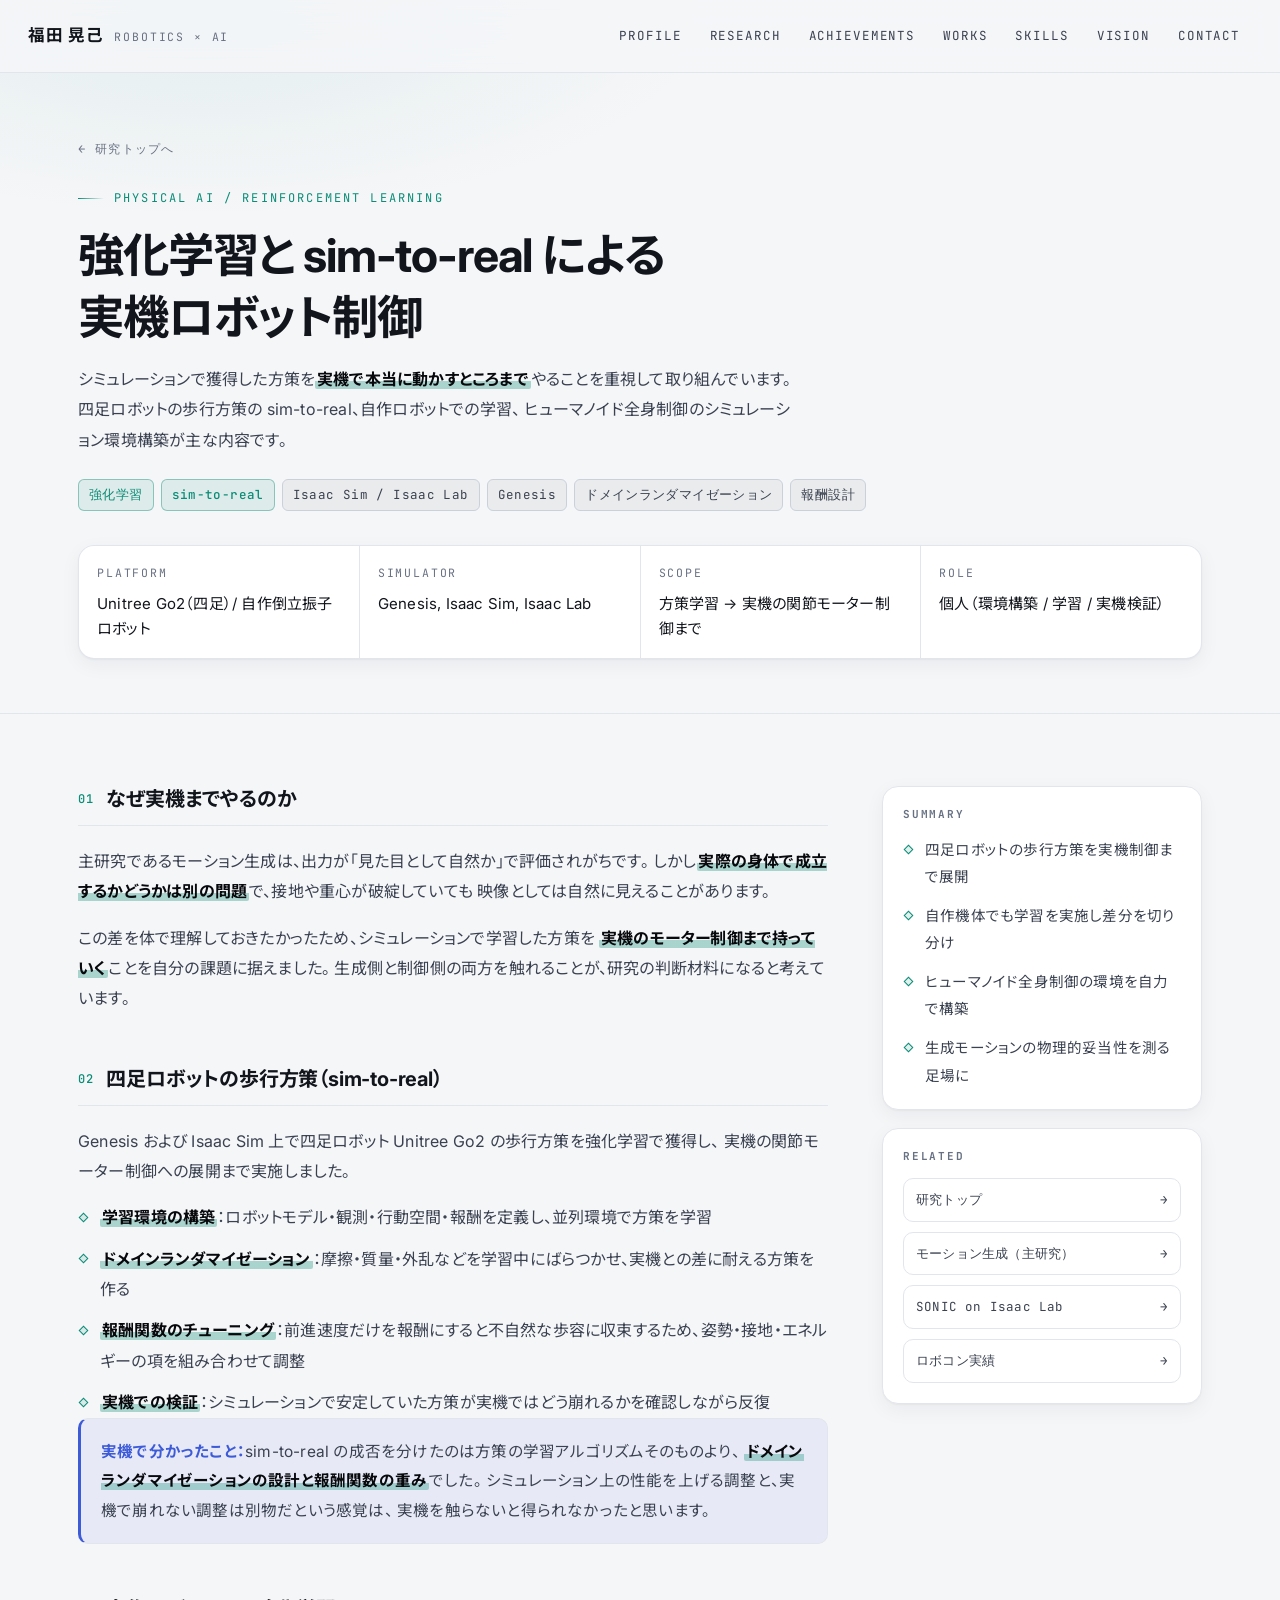
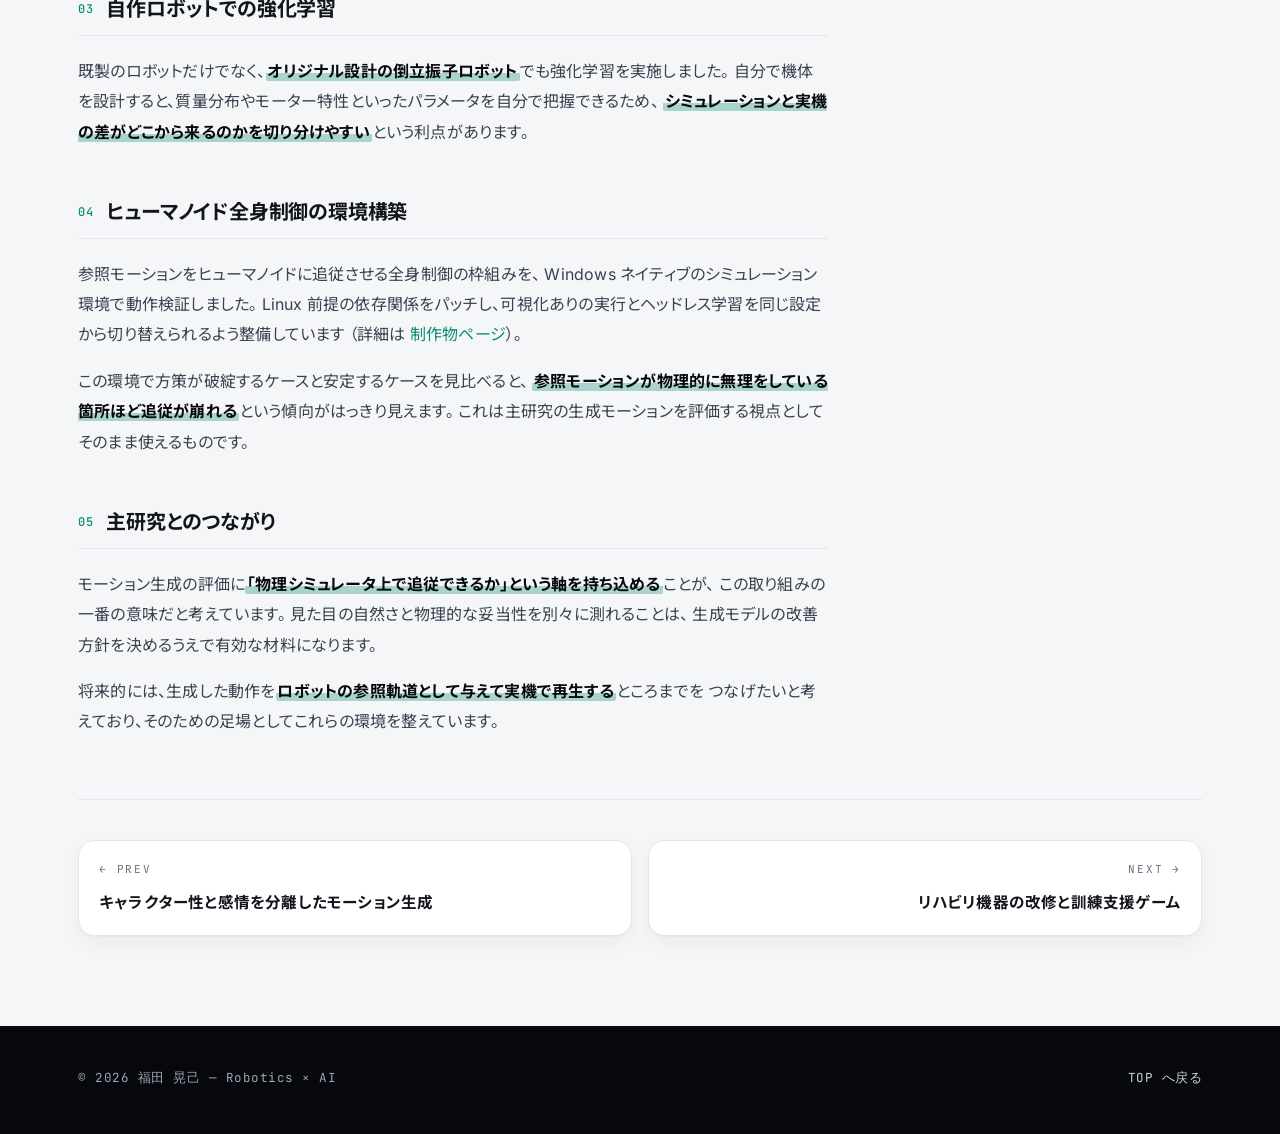
<file: research/physical-ai.html>
<!DOCTYPE html>
<html lang="ja">
<head>
<meta charset="UTF-8">
<meta name="viewport" content="width=device-width, initial-scale=1.0">
<title>強化学習と sim-to-real による実機ロボット制御 | 福田晃己 Portfolio</title>
<meta name="description" content="四足ロボット Unitree Go2 の歩行方策を強化学習で獲得し実機制御へ展開（sim-to-real）。自作倒立振子ロボットでの学習、ヒューマノイド全身制御の環境構築も含む研究。">
<link rel="icon" href="data:image/svg+xml,<svg xmlns='http://www.w3.org/2000/svg' viewBox='0 0 100 100'><rect width='100' height='100' rx='22' fill='%230A0C12'/><circle cx='50' cy='30' r='8' fill='none' stroke='%232EE6C5' stroke-width='5'/><path d='M50 40 L50 62 M50 45 L36 57 M50 45 L64 57 M50 62 L40 86 M50 62 L60 86' stroke='%232EE6C5' stroke-width='5.5' stroke-linecap='round' fill='none'/></svg>">
<link rel="preconnect" href="https://fonts.googleapis.com">
<link rel="preconnect" href="https://fonts.gstatic.com" crossorigin>
<link href="https://fonts.googleapis.com/css2?family=Inter:wght@400;500;600;700;800&family=JetBrains+Mono:wght@400;500;700&family=Noto+Sans+JP:wght@400;500;700;900&display=swap" rel="stylesheet">
<link rel="stylesheet" href="../assets/css/site.css">
</head>
<body>

<div class="progress"></div>

<nav class="nav solid">
  <a class="nav-logo" href="../index.html"><b>福田 晃己</b><span>ROBOTICS × AI</span></a>
  <ul class="nav-links">
    <li><a href="../index.html#profile">PROFILE</a></li>
    <li><a href="index.html">RESEARCH</a></li>
    <li><a href="../index.html#achievements">ACHIEVEMENTS</a></li>
    <li><a href="../index.html#works">WORKS</a></li>
    <li><a href="../index.html#skills">SKILLS</a></li>
    <li><a href="../index.html#vision">VISION</a></li>
    <li><a href="../index.html#contact">CONTACT</a></li>
  </ul>
  <button class="nav-toggle" aria-label="メニューを開く" aria-expanded="false">☰</button>
</nav>

<header class="detail-head">
  <div class="wrap">
    <a class="crumb" href="index.html"><span aria-hidden="true">←</span> 研究トップへ</a>
    <div class="eyebrow">Physical AI / Reinforcement Learning</div>
    <h1>強化学習と sim-to-real による<br>実機ロボット制御</h1>
    <p class="sub">
      シミュレーションで獲得した方策を<strong>実機で本当に動かすところまで</strong>やることを重視して取り組んでいます。
      四足ロボットの歩行方策の sim-to-real、自作ロボットでの学習、
      ヒューマノイド全身制御のシミュレーション環境構築が主な内容です。
    </p>
    <div class="chips">
      <span class="chip key">強化学習</span><span class="chip key">sim-to-real</span>
      <span class="chip">Isaac Sim / Isaac Lab</span><span class="chip">Genesis</span>
      <span class="chip">ドメインランダマイゼーション</span><span class="chip">報酬設計</span>
    </div>
    <dl class="meta">
      <div><dt>PLATFORM</dt><dd>Unitree Go2（四足）/ 自作倒立振子ロボット</dd></div>
      <div><dt>SIMULATOR</dt><dd>Genesis, Isaac Sim, Isaac Lab</dd></div>
      <div><dt>SCOPE</dt><dd>方策学習 → 実機の関節モーター制御まで</dd></div>
      <div><dt>ROLE</dt><dd>個人（環境構築 / 学習 / 実機検証）</dd></div>
    </dl>
  </div>
</header>

<main class="detail-body">
  <div class="wrap detail-grid">
    <div>

      <section class="block">
        <h2 data-n="01">なぜ実機までやるのか</h2>
        <p>
          主研究であるモーション生成は、出力が「見た目として自然か」で評価されがちです。
          しかし<strong>実際の身体で成立するかどうかは別の問題</strong>で、接地や重心が破綻していても
          映像としては自然に見えることがあります。
        </p>
        <p>
          この差を体で理解しておきたかったため、シミュレーションで学習した方策を
          <strong>実機のモーター制御まで持っていく</strong>ことを自分の課題に据えました。
          生成側と制御側の両方を触れることが、研究の判断材料になると考えています。
        </p>
      </section>

      <section class="block">
        <h2 data-n="02">四足ロボットの歩行方策（sim-to-real）</h2>
        <p>
          Genesis および Isaac Sim 上で四足ロボット Unitree Go2 の歩行方策を強化学習で獲得し、
          実機の関節モーター制御への展開まで実施しました。
        </p>
        <ul class="pts">
          <li><strong>学習環境の構築</strong>：ロボットモデル・観測・行動空間・報酬を定義し、並列環境で方策を学習</li>
          <li><strong>ドメインランダマイゼーション</strong>：摩擦・質量・外乱などを学習中にばらつかせ、実機との差に耐える方策を作る</li>
          <li><strong>報酬関数のチューニング</strong>：前進速度だけを報酬にすると不自然な歩容に収束するため、姿勢・接地・エネルギーの項を組み合わせて調整</li>
          <li><strong>実機での検証</strong>：シミュレーションで安定していた方策が実機ではどう崩れるかを確認しながら反復</li>
        </ul>
        <div class="note">
          <b>実機で分かったこと：</b>sim-to-real の成否を分けたのは方策の学習アルゴリズムそのものより、
          <strong>ドメインランダマイゼーションの設計と報酬関数の重み</strong>でした。
          シミュレーション上の性能を上げる調整と、実機で崩れない調整は別物だという感覚は、
          実機を触らないと得られなかったと思います。
        </div>
      </section>

      <section class="block">
        <h2 data-n="03">自作ロボットでの強化学習</h2>
        <p>
          既製のロボットだけでなく、<strong>オリジナル設計の倒立振子ロボット</strong>でも強化学習を実施しました。
          自分で機体を設計すると、質量分布やモーター特性といったパラメータを自分で把握できるため、
          <strong>シミュレーションと実機の差がどこから来るのかを切り分けやすい</strong>という利点があります。
        </p>
      </section>

      <section class="block">
        <h2 data-n="04">ヒューマノイド全身制御の環境構築</h2>
        <p>
          参照モーションをヒューマノイドに追従させる全身制御の枠組みを、
          Windows ネイティブのシミュレーション環境で動作検証しました。
          Linux 前提の依存関係をパッチし、可視化ありの実行とヘッドレス学習を同じ設定から切り替えられるよう整備しています
          （詳細は <a href="../works/sonic-isaaclab.html" style="color:var(--acc)">制作物ページ</a>）。
        </p>
        <p>
          この環境で方策が破綻するケースと安定するケースを見比べると、
          <strong>参照モーションが物理的に無理をしている箇所ほど追従が崩れる</strong>という傾向がはっきり見えます。
          これは主研究の生成モーションを評価する視点としてそのまま使えるものです。
        </p>
      </section>

      <section class="block">
        <h2 data-n="05">主研究とのつながり</h2>
        <p>
          モーション生成の評価に<strong>「物理シミュレータ上で追従できるか」という軸を持ち込める</strong>ことが、
          この取り組みの一番の意味だと考えています。
          見た目の自然さと物理的な妥当性を別々に測れることは、
          生成モデルの改善方針を決めるうえで有効な材料になります。
        </p>
        <p>
          将来的には、生成した動作を<strong>ロボットの参照軌道として与えて実機で再生する</strong>ところまでを
          つなげたいと考えており、そのための足場としてこれらの環境を整えています。
        </p>
      </section>

    </div>

    <aside class="side">
      <div class="side-box">
        <h4>SUMMARY</h4>
        <ul class="pts">
          <li>四足ロボットの歩行方策を実機制御まで展開</li>
          <li>自作機体でも学習を実施し差分を切り分け</li>
          <li>ヒューマノイド全身制御の環境を自力で構築</li>
          <li>生成モーションの物理的妥当性を測る足場に</li>
        </ul>
      </div>
      <div class="side-box">
        <h4>RELATED</h4>
        <ul class="side-list">
          <li><a href="index.html">研究トップ <span aria-hidden="true">→</span></a></li>
          <li><a href="motion-style.html">モーション生成（主研究） <span aria-hidden="true">→</span></a></li>
          <li><a href="../works/sonic-isaaclab.html">SONIC on Isaac Lab <span aria-hidden="true">→</span></a></li>
          <li><a href="../index.html#achievements">ロボコン実績 <span aria-hidden="true">→</span></a></li>
        </ul>
      </div>
    </aside>
  </div>

  <div class="wrap">
    <nav class="pager" aria-label="ページ移動">
      <a class="prev" href="motion-style.html"><div class="dir">← PREV</div><div class="ttl">キャラクター性と感情を分離したモーション生成</div></a>
      <a class="next" href="rehab.html"><div class="dir">NEXT →</div><div class="ttl">リハビリ機器の改修と訓練支援ゲーム</div></a>
    </nav>
  </div>
</main>

<footer>
  <div class="wrap frow">
    <span>© 2026 福田 晃己 — Robotics × AI</span>
    <span><a href="../index.html">TOP へ戻る</a></span>
  </div>
</footer>

<script src="../assets/js/site.js" defer></script>
</body>
</html>
</file>
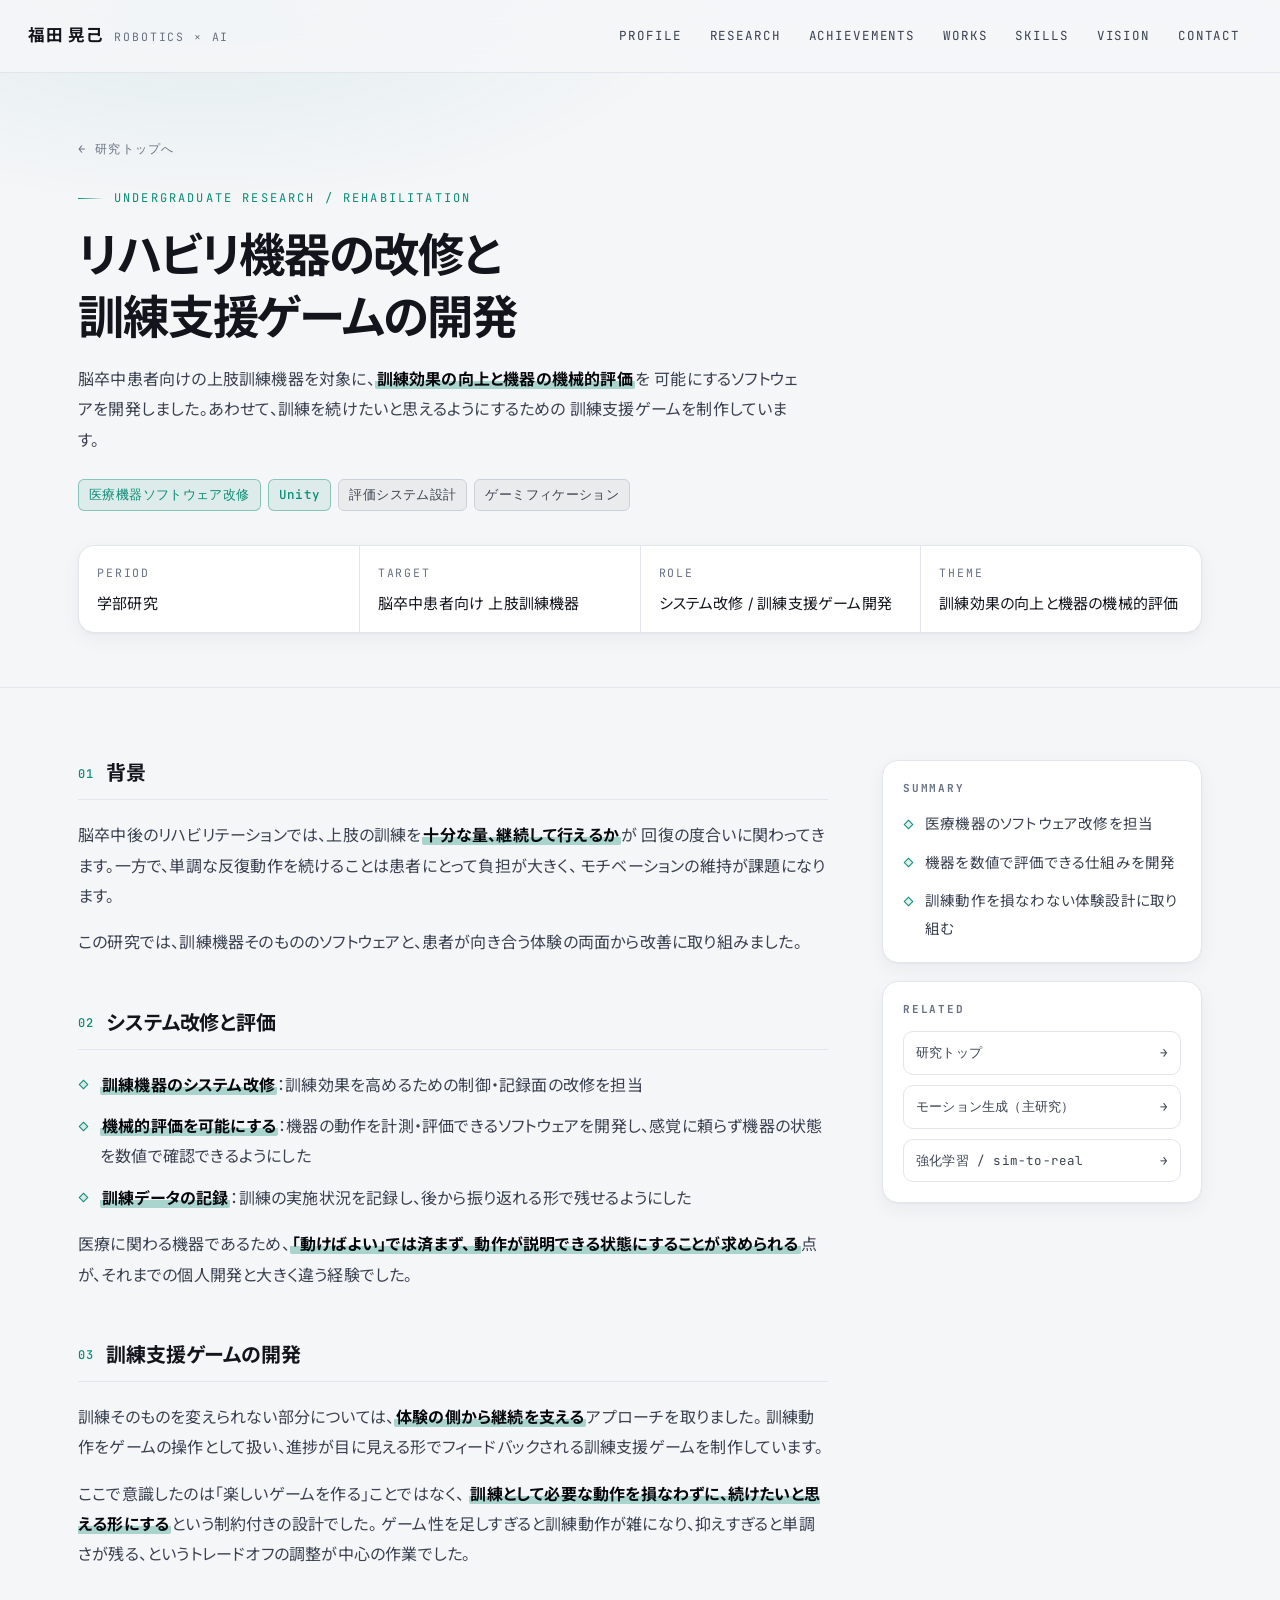
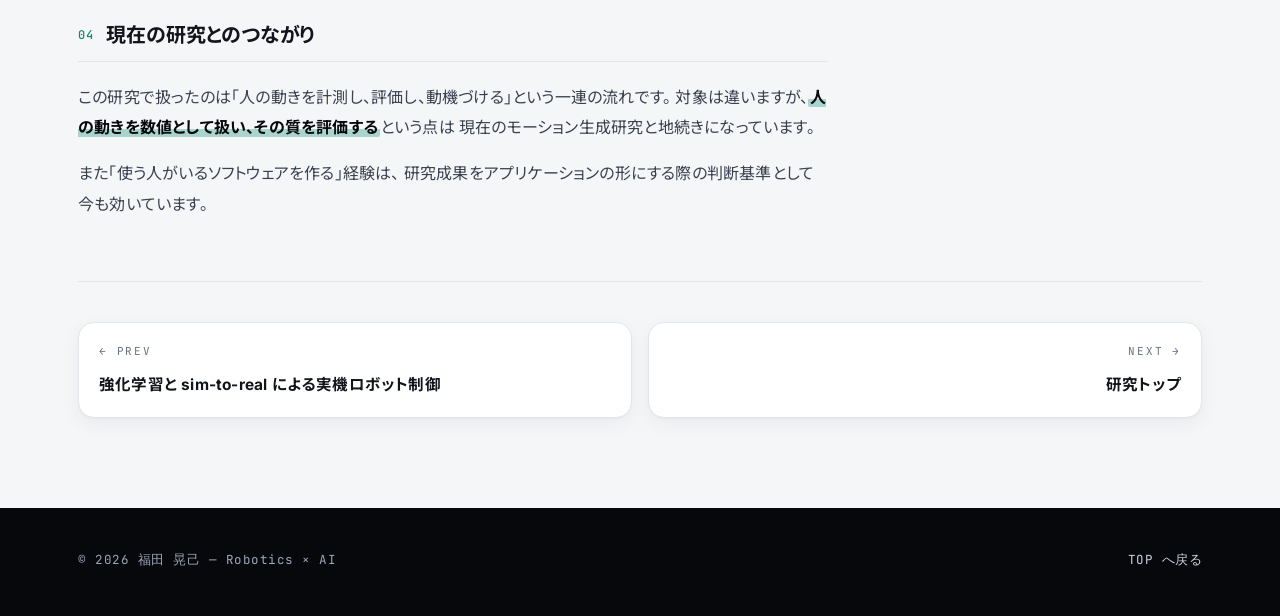
<file: research/rehab.html>
<!DOCTYPE html>
<html lang="ja">
<head>
<meta charset="UTF-8">
<meta name="viewport" content="width=device-width, initial-scale=1.0">
<title>リハビリ機器の改修と訓練支援ゲーム（学部研究）| 福田晃己 Portfolio</title>
<meta name="description" content="脳卒中患者向け上肢訓練機器のシステム改修と機械的評価、訓練を継続したくなる体験を目指した訓練支援ゲームの開発（学部研究）。">
<link rel="icon" href="data:image/svg+xml,<svg xmlns='http://www.w3.org/2000/svg' viewBox='0 0 100 100'><rect width='100' height='100' rx='22' fill='%230A0C12'/><circle cx='50' cy='30' r='8' fill='none' stroke='%232EE6C5' stroke-width='5'/><path d='M50 40 L50 62 M50 45 L36 57 M50 45 L64 57 M50 62 L40 86 M50 62 L60 86' stroke='%232EE6C5' stroke-width='5.5' stroke-linecap='round' fill='none'/></svg>">
<link rel="preconnect" href="https://fonts.googleapis.com">
<link rel="preconnect" href="https://fonts.gstatic.com" crossorigin>
<link href="https://fonts.googleapis.com/css2?family=Inter:wght@400;500;600;700;800&family=JetBrains+Mono:wght@400;500;700&family=Noto+Sans+JP:wght@400;500;700;900&display=swap" rel="stylesheet">
<link rel="stylesheet" href="../assets/css/site.css">
</head>
<body>

<div class="progress"></div>

<nav class="nav solid">
  <a class="nav-logo" href="../index.html"><b>福田 晃己</b><span>ROBOTICS × AI</span></a>
  <ul class="nav-links">
    <li><a href="../index.html#profile">PROFILE</a></li>
    <li><a href="index.html">RESEARCH</a></li>
    <li><a href="../index.html#achievements">ACHIEVEMENTS</a></li>
    <li><a href="../index.html#works">WORKS</a></li>
    <li><a href="../index.html#skills">SKILLS</a></li>
    <li><a href="../index.html#vision">VISION</a></li>
    <li><a href="../index.html#contact">CONTACT</a></li>
  </ul>
  <button class="nav-toggle" aria-label="メニューを開く" aria-expanded="false">☰</button>
</nav>

<header class="detail-head">
  <div class="wrap">
    <a class="crumb" href="index.html"><span aria-hidden="true">←</span> 研究トップへ</a>
    <div class="eyebrow">Undergraduate Research / Rehabilitation</div>
    <h1>リハビリ機器の改修と<br>訓練支援ゲームの開発</h1>
    <p class="sub">
      脳卒中患者向けの上肢訓練機器を対象に、<strong>訓練効果の向上と機器の機械的評価</strong>を
      可能にするソフトウェアを開発しました。あわせて、訓練を続けたいと思えるようにするための
      訓練支援ゲームを制作しています。
    </p>
    <div class="chips">
      <span class="chip key">医療機器ソフトウェア改修</span><span class="chip key">Unity</span>
      <span class="chip">評価システム設計</span><span class="chip">ゲーミフィケーション</span>
    </div>
    <dl class="meta">
      <div><dt>PERIOD</dt><dd>学部研究</dd></div>
      <div><dt>TARGET</dt><dd>脳卒中患者向け 上肢訓練機器</dd></div>
      <div><dt>ROLE</dt><dd>システム改修 / 訓練支援ゲーム開発</dd></div>
      <div><dt>THEME</dt><dd>訓練効果の向上と機器の機械的評価</dd></div>
    </dl>
  </div>
</header>

<main class="detail-body">
  <div class="wrap detail-grid">
    <div>

      <section class="block">
        <h2 data-n="01">背景</h2>
        <p>
          脳卒中後のリハビリテーションでは、上肢の訓練を<strong>十分な量、継続して行えるか</strong>が
          回復の度合いに関わってきます。一方で、単調な反復動作を続けることは患者にとって負担が大きく、
          モチベーションの維持が課題になります。
        </p>
        <p>
          この研究では、訓練機器そのもののソフトウェアと、患者が向き合う体験の両面から改善に取り組みました。
        </p>
      </section>

      <section class="block">
        <h2 data-n="02">システム改修と評価</h2>
        <ul class="pts">
          <li><strong>訓練機器のシステム改修</strong>：訓練効果を高めるための制御・記録面の改修を担当</li>
          <li><strong>機械的評価を可能にする</strong>：機器の動作を計測・評価できるソフトウェアを開発し、感覚に頼らず機器の状態を数値で確認できるようにした</li>
          <li><strong>訓練データの記録</strong>：訓練の実施状況を記録し、後から振り返れる形で残せるようにした</li>
        </ul>
        <p style="margin-top:16px">
          医療に関わる機器であるため、<strong>「動けばよい」では済まず、
          動作が説明できる状態にすることが求められる</strong>点が、それまでの個人開発と大きく違う経験でした。
        </p>
      </section>

      <section class="block">
        <h2 data-n="03">訓練支援ゲームの開発</h2>
        <p>
          訓練そのものを変えられない部分については、<strong>体験の側から継続を支える</strong>アプローチを取りました。
          訓練動作をゲームの操作として扱い、進捗が目に見える形でフィードバックされる訓練支援ゲームを制作しています。
        </p>
        <p>
          ここで意識したのは「楽しいゲームを作る」ことではなく、
          <strong>訓練として必要な動作を損なわずに、続けたいと思える形にする</strong>という制約付きの設計でした。
          ゲーム性を足しすぎると訓練動作が雑になり、抑えすぎると単調さが残る、というトレードオフの調整が中心の作業でした。
        </p>
      </section>

      <section class="block">
        <h2 data-n="04">現在の研究とのつながり</h2>
        <p>
          この研究で扱ったのは「人の動きを計測し、評価し、動機づける」という一連の流れです。
          対象は違いますが、<strong>人の動きを数値として扱い、その質を評価する</strong>という点は
          現在のモーション生成研究と地続きになっています。
        </p>
        <p>
          また「使う人がいるソフトウェアを作る」経験は、
          研究成果をアプリケーションの形にする際の判断基準として今も効いています。
        </p>
      </section>

    </div>

    <aside class="side">
      <div class="side-box">
        <h4>SUMMARY</h4>
        <ul class="pts">
          <li>医療機器のソフトウェア改修を担当</li>
          <li>機器を数値で評価できる仕組みを開発</li>
          <li>訓練動作を損なわない体験設計に取り組む</li>
        </ul>
      </div>
      <div class="side-box">
        <h4>RELATED</h4>
        <ul class="side-list">
          <li><a href="index.html">研究トップ <span aria-hidden="true">→</span></a></li>
          <li><a href="motion-style.html">モーション生成（主研究） <span aria-hidden="true">→</span></a></li>
          <li><a href="physical-ai.html">強化学習 / sim-to-real <span aria-hidden="true">→</span></a></li>
        </ul>
      </div>
    </aside>
  </div>

  <div class="wrap">
    <nav class="pager" aria-label="ページ移動">
      <a class="prev" href="physical-ai.html"><div class="dir">← PREV</div><div class="ttl">強化学習と sim-to-real による実機ロボット制御</div></a>
      <a class="next" href="index.html"><div class="dir">NEXT →</div><div class="ttl">研究トップ</div></a>
    </nav>
  </div>
</main>

<footer>
  <div class="wrap frow">
    <span>© 2026 福田 晃己 — Robotics × AI</span>
    <span><a href="../index.html">TOP へ戻る</a></span>
  </div>
</footer>

<script src="../assets/js/site.js" defer></script>
</body>
</html>
</file>
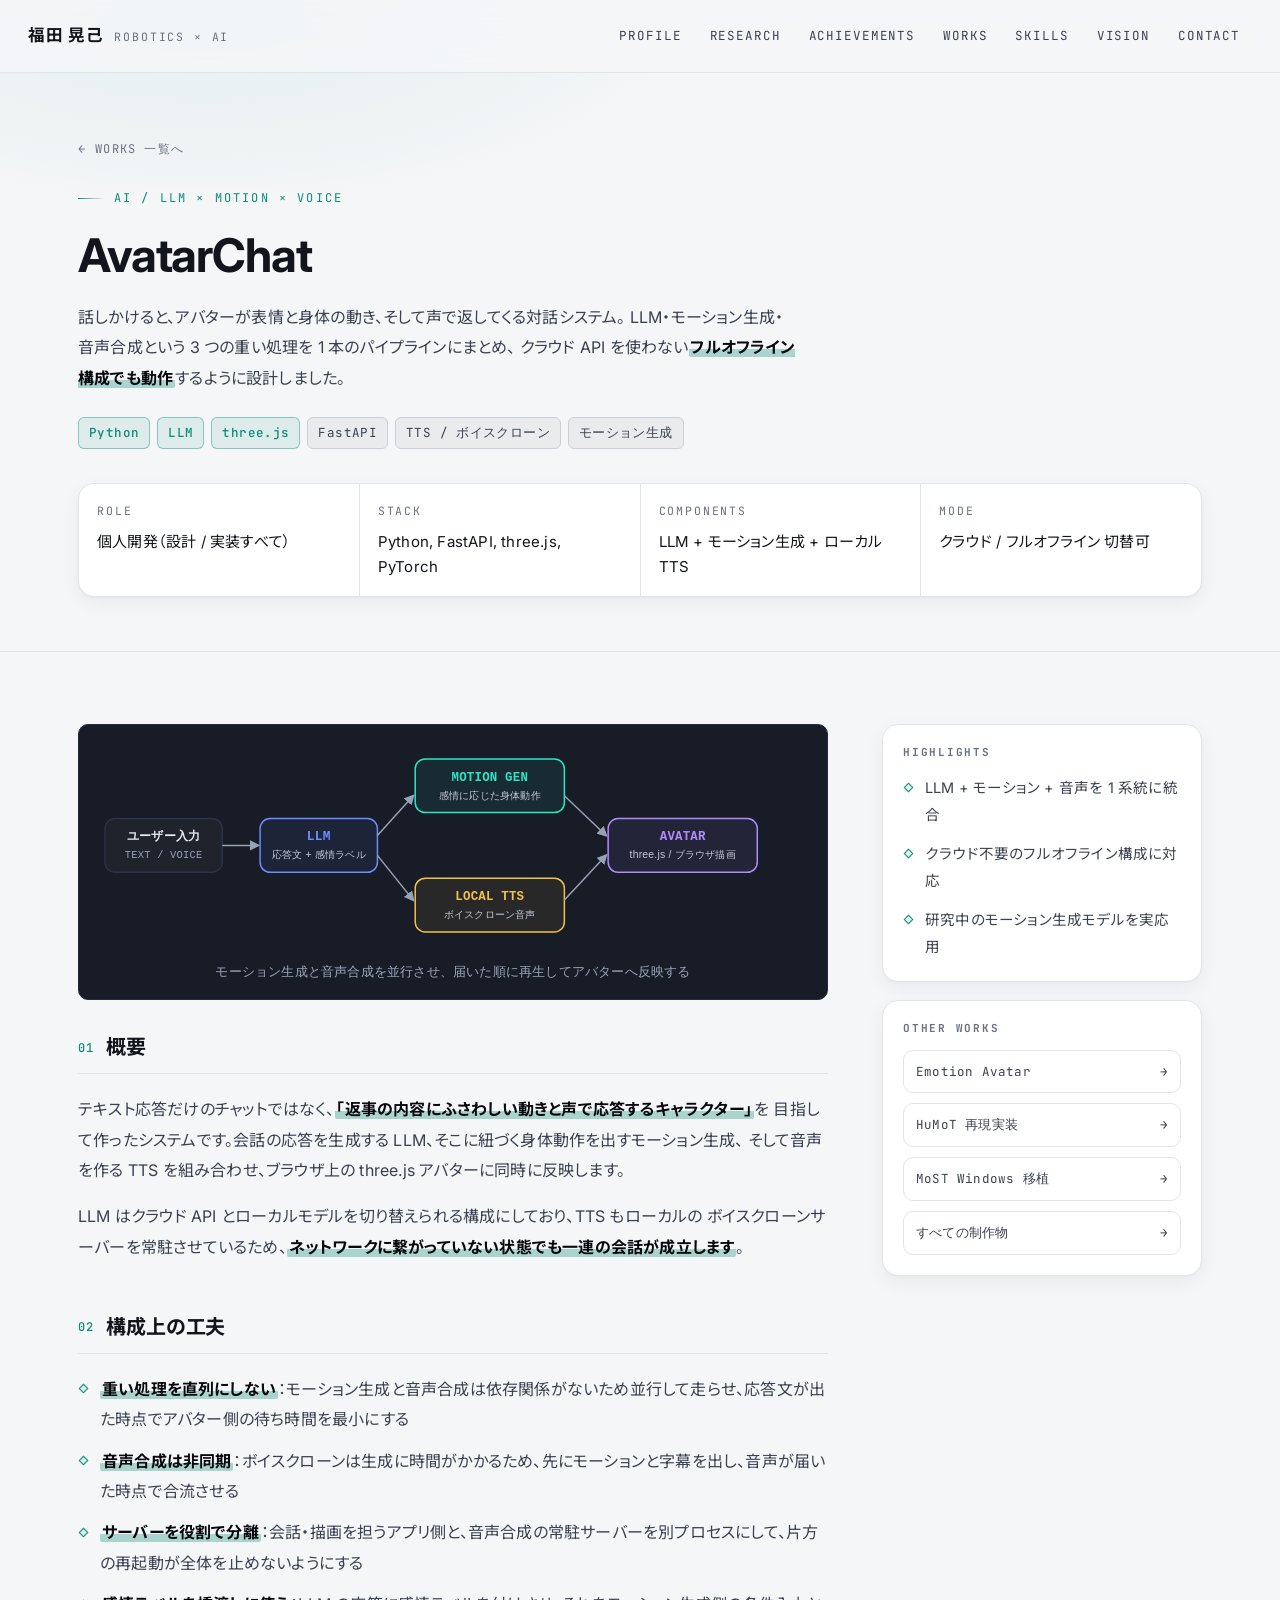
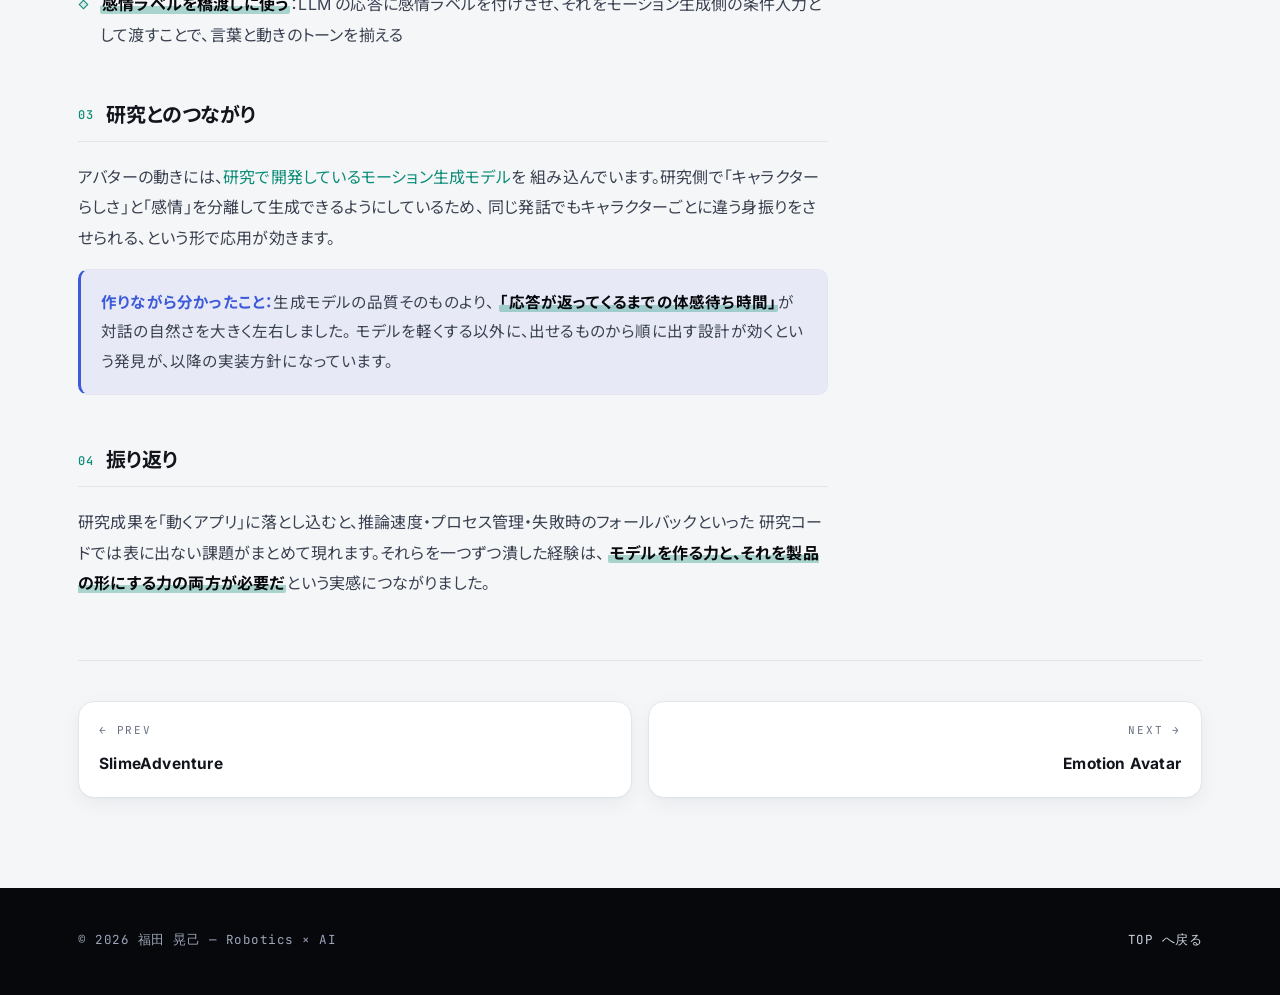
<file: works/avatarchat.html>
<!DOCTYPE html>
<html lang="ja">
<head>
<meta charset="UTF-8">
<meta name="viewport" content="width=device-width, initial-scale=1.0">
<title>AvatarChat | 福田晃己 Portfolio</title>
<meta name="description" content="LLM・モーション生成・音声合成を1本のパイプラインに統合した会話アバターシステム AvatarChat。クラウドAPIを使わないフルオフライン構成にも対応。">
<link rel="icon" href="data:image/svg+xml,<svg xmlns='http://www.w3.org/2000/svg' viewBox='0 0 100 100'><rect width='100' height='100' rx='22' fill='%230A0C12'/><circle cx='50' cy='30' r='8' fill='none' stroke='%232EE6C5' stroke-width='5'/><path d='M50 40 L50 62 M50 45 L36 57 M50 45 L64 57 M50 62 L40 86 M50 62 L60 86' stroke='%232EE6C5' stroke-width='5.5' stroke-linecap='round' fill='none'/></svg>">
<link rel="preconnect" href="https://fonts.googleapis.com">
<link rel="preconnect" href="https://fonts.gstatic.com" crossorigin>
<link href="https://fonts.googleapis.com/css2?family=Inter:wght@400;500;600;700;800&family=JetBrains+Mono:wght@400;500;700&family=Noto+Sans+JP:wght@400;500;700;900&display=swap" rel="stylesheet">
<link rel="stylesheet" href="../assets/css/site.css">
</head>
<body>

<div class="progress"></div>

<nav class="nav solid">
  <a class="nav-logo" href="../index.html"><b>福田 晃己</b><span>ROBOTICS × AI</span></a>
  <ul class="nav-links">
    <li><a href="../index.html#profile">PROFILE</a></li>
    <li><a href="../research/index.html">RESEARCH</a></li>
    <li><a href="../index.html#achievements">ACHIEVEMENTS</a></li>
    <li><a href="../index.html#works">WORKS</a></li>
    <li><a href="../index.html#skills">SKILLS</a></li>
    <li><a href="../index.html#vision">VISION</a></li>
    <li><a href="../index.html#contact">CONTACT</a></li>
  </ul>
  <button class="nav-toggle" aria-label="メニューを開く" aria-expanded="false">☰</button>
</nav>

<header class="detail-head">
  <div class="wrap">
    <a class="crumb" href="../index.html#works"><span aria-hidden="true">←</span> WORKS 一覧へ</a>
    <div class="eyebrow">AI / LLM × Motion × Voice</div>
    <h1>AvatarChat</h1>
    <p class="sub">
      話しかけると、アバターが表情と身体の動き、そして声で返してくる対話システム。
      LLM・モーション生成・音声合成という 3 つの重い処理を 1 本のパイプラインにまとめ、
      クラウド API を使わない<strong>フルオフライン構成でも動作</strong>するように設計しました。
    </p>
    <div class="chips">
      <span class="chip key">Python</span><span class="chip key">LLM</span><span class="chip key">three.js</span>
      <span class="chip">FastAPI</span><span class="chip">TTS / ボイスクローン</span><span class="chip">モーション生成</span>
    </div>
    <dl class="meta">
      <div><dt>ROLE</dt><dd>個人開発（設計 / 実装すべて）</dd></div>
      <div><dt>STACK</dt><dd>Python, FastAPI, three.js, PyTorch</dd></div>
      <div><dt>COMPONENTS</dt><dd>LLM + モーション生成 + ローカル TTS</dd></div>
      <div><dt>MODE</dt><dd>クラウド / フルオフライン 切替可</dd></div>
    </dl>
  </div>
</header>

<main class="detail-body">
  <div class="wrap detail-grid">
    <div>

      <figure class="fig wide" style="margin-bottom:34px">
        <svg viewBox="0 0 720 210" xmlns="http://www.w3.org/2000/svg" role="img" aria-label="AvatarChat のパイプライン構成図：ユーザー入力からLLM、モーション生成とTTSを経てブラウザ上のアバターへ">
          <defs>
            <marker id="pa" viewBox="0 0 10 10" refX="8" refY="5" markerWidth="7" markerHeight="7" orient="auto-start-reverse">
              <path d="M0 0 L10 5 L0 10 Z" fill="#98A2B6"/>
            </marker>
          </defs>
          <rect x="10" y="78" width="118" height="54" rx="10" fill="rgba(255,255,255,.03)" stroke="#2C3444" stroke-width="1.4"/>
          <text x="69" y="100" text-anchor="middle" font-size="12.5" font-weight="700" fill="#E9ECF3" font-family="sans-serif">ユーザー入力</text>
          <text x="69" y="118" text-anchor="middle" font-size="10.5" fill="#98A2B6" font-family="monospace">TEXT / VOICE</text>

          <rect x="166" y="78" width="118" height="54" rx="10" fill="rgba(108,140,255,.08)" stroke="#6C8CFF" stroke-width="1.5"/>
          <text x="225" y="100" text-anchor="middle" font-size="13" font-weight="700" fill="#6C8CFF" font-family="monospace">LLM</text>
          <text x="225" y="118" text-anchor="middle" font-size="10.5" fill="#C4CBD9" font-family="sans-serif">応答文 + 感情ラベル</text>

          <rect x="322" y="18" width="150" height="54" rx="10" fill="rgba(46,230,197,.08)" stroke="#2EE6C5" stroke-width="1.5"/>
          <text x="397" y="40" text-anchor="middle" font-size="12.5" font-weight="700" fill="#2EE6C5" font-family="monospace">MOTION GEN</text>
          <text x="397" y="58" text-anchor="middle" font-size="10.5" fill="#C4CBD9" font-family="sans-serif">感情に応じた身体動作</text>

          <rect x="322" y="138" width="150" height="54" rx="10" fill="rgba(240,193,75,.08)" stroke="#F0C24B" stroke-width="1.5"/>
          <text x="397" y="160" text-anchor="middle" font-size="12.5" font-weight="700" fill="#F0C24B" font-family="monospace">LOCAL TTS</text>
          <text x="397" y="178" text-anchor="middle" font-size="10.5" fill="#C4CBD9" font-family="sans-serif">ボイスクローン音声</text>

          <rect x="516" y="78" width="150" height="54" rx="10" fill="rgba(176,140,255,.08)" stroke="#B08CFF" stroke-width="1.5"/>
          <text x="591" y="100" text-anchor="middle" font-size="12.5" font-weight="700" fill="#B08CFF" font-family="monospace">AVATAR</text>
          <text x="591" y="118" text-anchor="middle" font-size="10.5" fill="#C4CBD9" font-family="sans-serif">three.js / ブラウザ描画</text>

          <line x1="128" y1="105" x2="164" y2="105" stroke="#98A2B6" stroke-width="1.5" marker-end="url(#pa)"/>
          <line x1="284" y1="95"  x2="320" y2="55"  stroke="#98A2B6" stroke-width="1.5" marker-end="url(#pa)"/>
          <line x1="284" y1="115" x2="320" y2="160" stroke="#98A2B6" stroke-width="1.5" marker-end="url(#pa)"/>
          <line x1="472" y1="55"  x2="514" y2="95"  stroke="#98A2B6" stroke-width="1.5" marker-end="url(#pa)"/>
          <line x1="472" y1="160" x2="514" y2="115" stroke="#98A2B6" stroke-width="1.5" marker-end="url(#pa)"/>
        </svg>
        <figcaption>モーション生成と音声合成を並行させ、届いた順に再生してアバターへ反映する</figcaption>
      </figure>

      <section class="block">
        <h2 data-n="01">概要</h2>
        <p>
          テキスト応答だけのチャットではなく、<strong>「返事の内容にふさわしい動きと声で応答するキャラクター」</strong>を
          目指して作ったシステムです。会話の応答を生成する LLM、そこに紐づく身体動作を出すモーション生成、
          そして音声を作る TTS を組み合わせ、ブラウザ上の three.js アバターに同時に反映します。
        </p>
        <p>
          LLM はクラウド API とローカルモデルを切り替えられる構成にしており、TTS もローカルの
          ボイスクローンサーバーを常駐させているため、<strong>ネットワークに繋がっていない状態でも一連の会話が成立します</strong>。
        </p>
      </section>

      <section class="block">
        <h2 data-n="02">構成上の工夫</h2>
        <ul class="pts">
          <li><strong>重い処理を直列にしない</strong>：モーション生成と音声合成は依存関係がないため並行して走らせ、応答文が出た時点でアバター側の待ち時間を最小にする</li>
          <li><strong>音声合成は非同期</strong>：ボイスクローンは生成に時間がかかるため、先にモーションと字幕を出し、音声が届いた時点で合流させる</li>
          <li><strong>サーバーを役割で分離</strong>：会話・描画を担うアプリ側と、音声合成の常駐サーバーを別プロセスにして、片方の再起動が全体を止めないようにする</li>
          <li><strong>感情ラベルを橋渡しに使う</strong>：LLM の応答に感情ラベルを付けさせ、それをモーション生成側の条件入力として渡すことで、言葉と動きのトーンを揃える</li>
        </ul>
      </section>

      <section class="block">
        <h2 data-n="03">研究とのつながり</h2>
        <p>
          アバターの動きには、<a href="../research/motion-style.html" style="color:var(--acc)">研究で開発しているモーション生成モデル</a>を
          組み込んでいます。研究側で「キャラクターらしさ」と「感情」を分離して生成できるようにしているため、
          同じ発話でもキャラクターごとに違う身振りをさせられる、という形で応用が効きます。
        </p>
        <div class="note">
          <b>作りながら分かったこと：</b>生成モデルの品質そのものより、
          <strong>「応答が返ってくるまでの体感待ち時間」</strong>が対話の自然さを大きく左右しました。
          モデルを軽くする以外に、出せるものから順に出す設計が効くという発見が、以降の実装方針になっています。
        </div>
      </section>

      <section class="block">
        <h2 data-n="04">振り返り</h2>
        <p>
          研究成果を「動くアプリ」に落とし込むと、推論速度・プロセス管理・失敗時のフォールバックといった
          研究コードでは表に出ない課題がまとめて現れます。それらを一つずつ潰した経験は、
          <strong>モデルを作る力と、それを製品の形にする力の両方が必要だ</strong>という実感につながりました。
        </p>
      </section>

    </div>

    <aside class="side">
      <div class="side-box">
        <h4>HIGHLIGHTS</h4>
        <ul class="pts">
          <li>LLM + モーション + 音声を 1 系統に統合</li>
          <li>クラウド不要のフルオフライン構成に対応</li>
          <li>研究中のモーション生成モデルを実応用</li>
        </ul>
      </div>
      <div class="side-box">
        <h4>OTHER WORKS</h4>
        <ul class="side-list">
          <li><a href="emotion-avatar.html">Emotion Avatar <span aria-hidden="true">→</span></a></li>
          <li><a href="humot.html">HuMoT 再現実装 <span aria-hidden="true">→</span></a></li>
          <li><a href="most.html">MoST Windows 移植 <span aria-hidden="true">→</span></a></li>
          <li><a href="../index.html#works">すべての制作物 <span aria-hidden="true">→</span></a></li>
        </ul>
      </div>
    </aside>
  </div>

  <div class="wrap">
    <nav class="pager" aria-label="前後の制作物">
      <a class="prev" href="slime-adventure.html"><div class="dir">← PREV</div><div class="ttl">SlimeAdventure</div></a>
      <a class="next" href="emotion-avatar.html"><div class="dir">NEXT →</div><div class="ttl">Emotion Avatar</div></a>
    </nav>
  </div>
</main>

<footer>
  <div class="wrap frow">
    <span>© 2026 福田 晃己 — Robotics × AI</span>
    <span><a href="../index.html">TOP へ戻る</a></span>
  </div>
</footer>

<script src="../assets/js/site.js" defer></script>
</body>
</html>
</file>
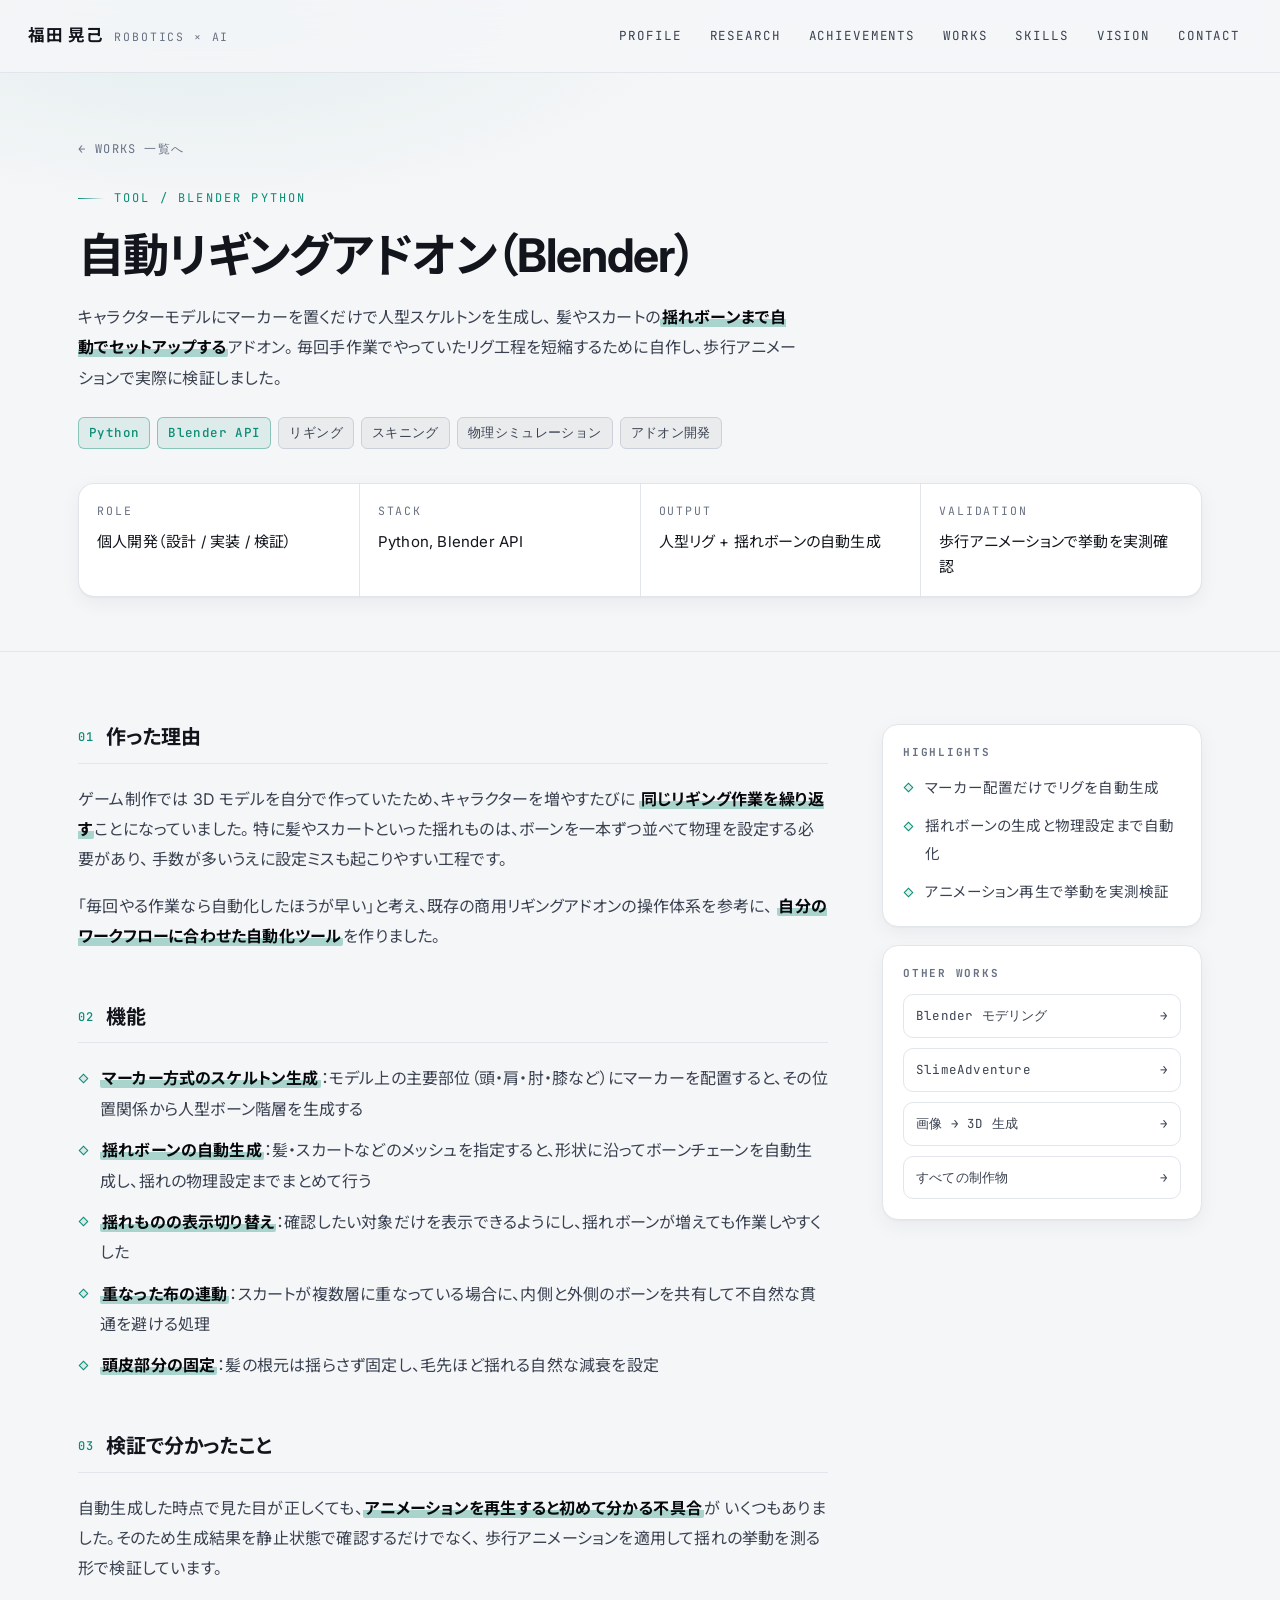
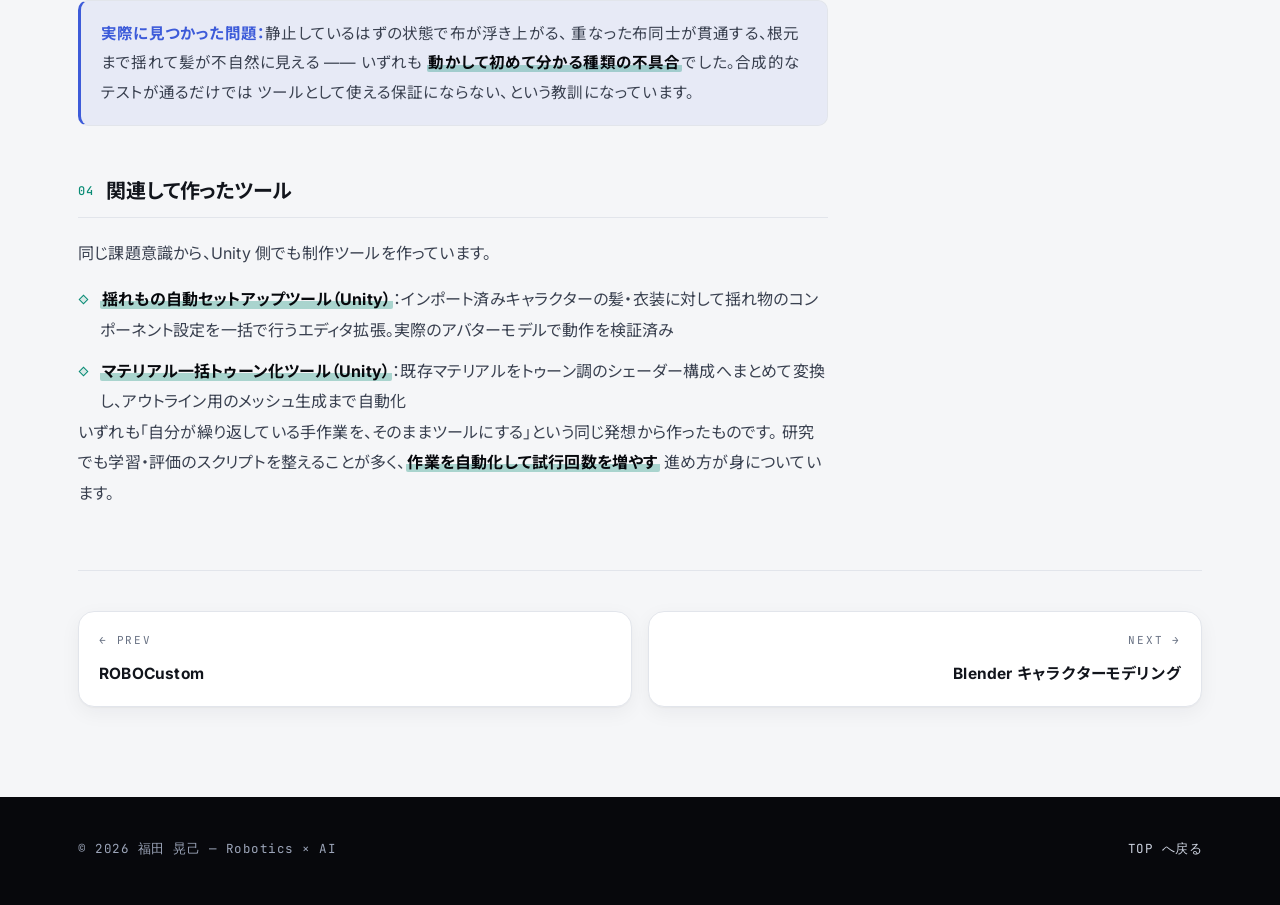
<file: works/blender-autorig.html>
<!DOCTYPE html>
<html lang="ja">
<head>
<meta charset="UTF-8">
<meta name="viewport" content="width=device-width, initial-scale=1.0">
<title>自動リギングアドオン（Blender）| 福田晃己 Portfolio</title>
<meta name="description" content="マーカーを置くだけで人型スケルトンと揺れボーンを自動生成するBlenderアドオン。Unity向けの揺れもの自動セットアップツールも制作。">
<link rel="icon" href="data:image/svg+xml,<svg xmlns='http://www.w3.org/2000/svg' viewBox='0 0 100 100'><rect width='100' height='100' rx='22' fill='%230A0C12'/><circle cx='50' cy='30' r='8' fill='none' stroke='%232EE6C5' stroke-width='5'/><path d='M50 40 L50 62 M50 45 L36 57 M50 45 L64 57 M50 62 L40 86 M50 62 L60 86' stroke='%232EE6C5' stroke-width='5.5' stroke-linecap='round' fill='none'/></svg>">
<link rel="preconnect" href="https://fonts.googleapis.com">
<link rel="preconnect" href="https://fonts.gstatic.com" crossorigin>
<link href="https://fonts.googleapis.com/css2?family=Inter:wght@400;500;600;700;800&family=JetBrains+Mono:wght@400;500;700&family=Noto+Sans+JP:wght@400;500;700;900&display=swap" rel="stylesheet">
<link rel="stylesheet" href="../assets/css/site.css">
</head>
<body>

<div class="progress"></div>

<nav class="nav solid">
  <a class="nav-logo" href="../index.html"><b>福田 晃己</b><span>ROBOTICS × AI</span></a>
  <ul class="nav-links">
    <li><a href="../index.html#profile">PROFILE</a></li>
    <li><a href="../research/index.html">RESEARCH</a></li>
    <li><a href="../index.html#achievements">ACHIEVEMENTS</a></li>
    <li><a href="../index.html#works">WORKS</a></li>
    <li><a href="../index.html#skills">SKILLS</a></li>
    <li><a href="../index.html#vision">VISION</a></li>
    <li><a href="../index.html#contact">CONTACT</a></li>
  </ul>
  <button class="nav-toggle" aria-label="メニューを開く" aria-expanded="false">☰</button>
</nav>

<header class="detail-head">
  <div class="wrap">
    <a class="crumb" href="../index.html#works"><span aria-hidden="true">←</span> WORKS 一覧へ</a>
    <div class="eyebrow">Tool / Blender Python</div>
    <h1>自動リギングアドオン（Blender）</h1>
    <p class="sub">
      キャラクターモデルにマーカーを置くだけで人型スケルトンを生成し、
      髪やスカートの<strong>揺れボーンまで自動でセットアップする</strong>アドオン。
      毎回手作業でやっていたリグ工程を短縮するために自作し、歩行アニメーションで実際に検証しました。
    </p>
    <div class="chips">
      <span class="chip key">Python</span><span class="chip key">Blender API</span>
      <span class="chip">リギング</span><span class="chip">スキニング</span><span class="chip">物理シミュレーション</span><span class="chip">アドオン開発</span>
    </div>
    <dl class="meta">
      <div><dt>ROLE</dt><dd>個人開発（設計 / 実装 / 検証）</dd></div>
      <div><dt>STACK</dt><dd>Python, Blender API</dd></div>
      <div><dt>OUTPUT</dt><dd>人型リグ + 揺れボーンの自動生成</dd></div>
      <div><dt>VALIDATION</dt><dd>歩行アニメーションで挙動を実測確認</dd></div>
    </dl>
  </div>
</header>

<main class="detail-body">
  <div class="wrap detail-grid">
    <div>

      <section class="block">
        <h2 data-n="01">作った理由</h2>
        <p>
          ゲーム制作では 3D モデルを自分で作っていたため、キャラクターを増やすたびに
          <strong>同じリギング作業を繰り返す</strong>ことになっていました。
          特に髪やスカートといった揺れものは、ボーンを一本ずつ並べて物理を設定する必要があり、
          手数が多いうえに設定ミスも起こりやすい工程です。
        </p>
        <p>
          「毎回やる作業なら自動化したほうが早い」と考え、既存の商用リギングアドオンの操作体系を参考に、
          <strong>自分のワークフローに合わせた自動化ツール</strong>を作りました。
        </p>
      </section>

      <section class="block">
        <h2 data-n="02">機能</h2>
        <ul class="pts">
          <li><strong>マーカー方式のスケルトン生成</strong>：モデル上の主要部位（頭・肩・肘・膝など）にマーカーを配置すると、その位置関係から人型ボーン階層を生成する</li>
          <li><strong>揺れボーンの自動生成</strong>：髪・スカートなどのメッシュを指定すると、形状に沿ってボーンチェーンを自動生成し、揺れの物理設定までまとめて行う</li>
          <li><strong>揺れものの表示切り替え</strong>：確認したい対象だけを表示できるようにし、揺れボーンが増えても作業しやすくした</li>
          <li><strong>重なった布の連動</strong>：スカートが複数層に重なっている場合に、内側と外側のボーンを共有して不自然な貫通を避ける処理</li>
          <li><strong>頭皮部分の固定</strong>：髪の根元は揺らさず固定し、毛先ほど揺れる自然な減衰を設定</li>
        </ul>
      </section>

      <section class="block">
        <h2 data-n="03">検証で分かったこと</h2>
        <p>
          自動生成した時点で見た目が正しくても、<strong>アニメーションを再生すると初めて分かる不具合</strong>が
          いくつもありました。そのため生成結果を静止状態で確認するだけでなく、
          歩行アニメーションを適用して揺れの挙動を測る形で検証しています。
        </p>
        <div class="note">
          <b>実際に見つかった問題：</b>静止しているはずの状態で布が浮き上がる、
          重なった布同士が貫通する、根元まで揺れて髪が不自然に見える —— いずれも
          <strong>動かして初めて分かる種類の不具合</strong>でした。合成的なテストが通るだけでは
          ツールとして使える保証にならない、という教訓になっています。
        </div>
      </section>

      <section class="block">
        <h2 data-n="04">関連して作ったツール</h2>
        <p>
          同じ課題意識から、Unity 側でも制作ツールを作っています。
        </p>
        <ul class="pts">
          <li><strong>揺れもの自動セットアップツール（Unity）</strong>：インポート済みキャラクターの髪・衣装に対して揺れ物のコンポーネント設定を一括で行うエディタ拡張。実際のアバターモデルで動作を検証済み</li>
          <li><strong>マテリアル一括トゥーン化ツール（Unity）</strong>：既存マテリアルをトゥーン調のシェーダー構成へまとめて変換し、アウトライン用のメッシュ生成まで自動化</li>
        </ul>
        <p>
          いずれも「自分が繰り返している手作業を、そのままツールにする」という同じ発想から作ったものです。
          研究でも学習・評価のスクリプトを整えることが多く、<strong>作業を自動化して試行回数を増やす</strong>
          進め方が身についています。
        </p>
      </section>

    </div>

    <aside class="side">
      <div class="side-box">
        <h4>HIGHLIGHTS</h4>
        <ul class="pts">
          <li>マーカー配置だけでリグを自動生成</li>
          <li>揺れボーンの生成と物理設定まで自動化</li>
          <li>アニメーション再生で挙動を実測検証</li>
        </ul>
      </div>
      <div class="side-box">
        <h4>OTHER WORKS</h4>
        <ul class="side-list">
          <li><a href="blender-modeling.html">Blender モデリング <span aria-hidden="true">→</span></a></li>
          <li><a href="slime-adventure.html">SlimeAdventure <span aria-hidden="true">→</span></a></li>
          <li><a href="triposplat.html">画像 → 3D 生成 <span aria-hidden="true">→</span></a></li>
          <li><a href="../index.html#works">すべての制作物 <span aria-hidden="true">→</span></a></li>
        </ul>
      </div>
    </aside>
  </div>

  <div class="wrap">
    <nav class="pager" aria-label="前後の制作物">
      <a class="prev" href="robocustom.html"><div class="dir">← PREV</div><div class="ttl">ROBOCustom</div></a>
      <a class="next" href="blender-modeling.html"><div class="dir">NEXT →</div><div class="ttl">Blender キャラクターモデリング</div></a>
    </nav>
  </div>
</main>

<footer>
  <div class="wrap frow">
    <span>© 2026 福田 晃己 — Robotics × AI</span>
    <span><a href="../index.html">TOP へ戻る</a></span>
  </div>
</footer>

<script src="../assets/js/site.js" defer></script>
</body>
</html>
</file>
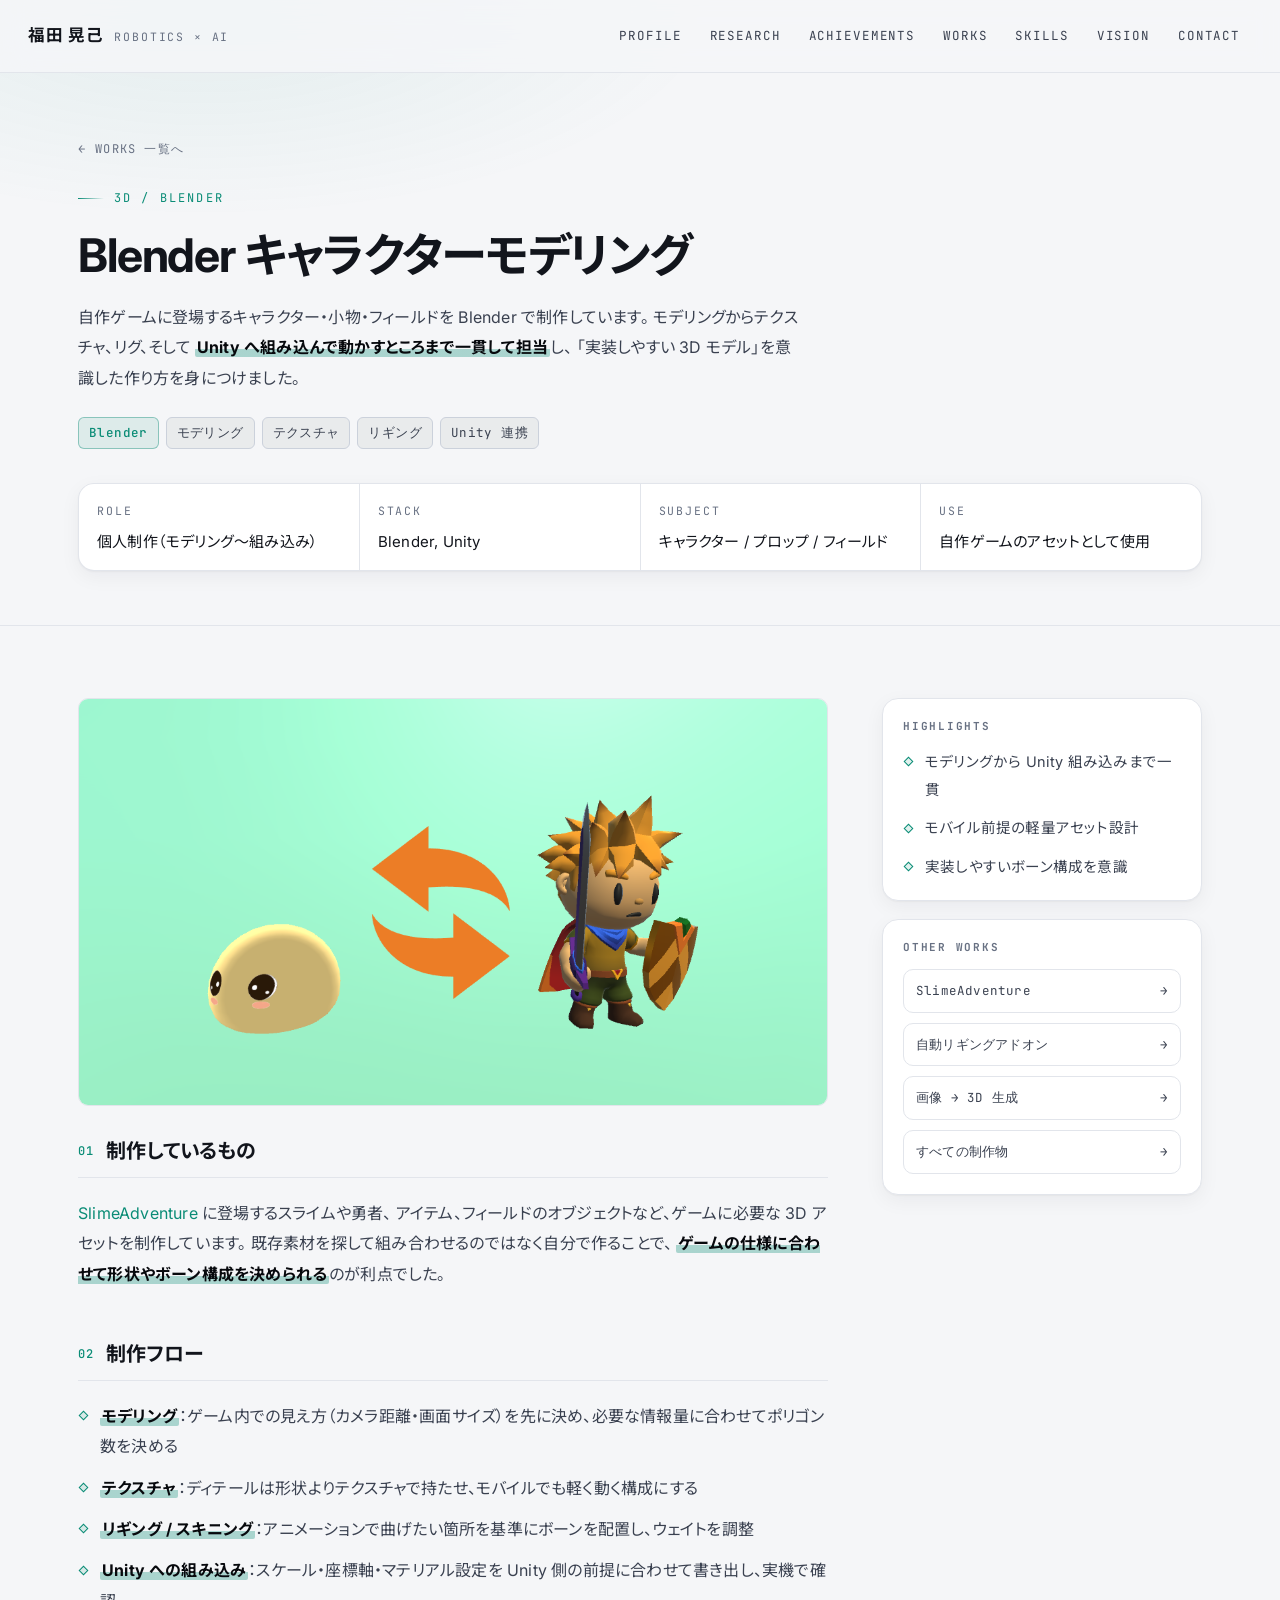
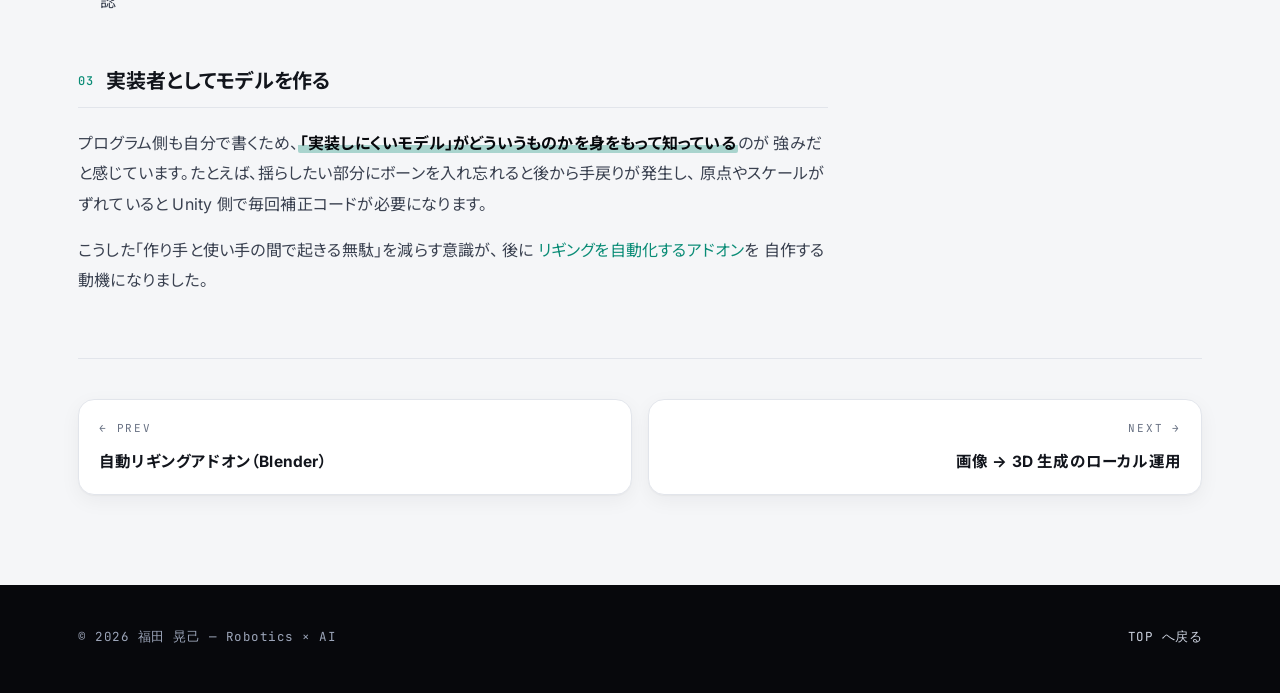
<file: works/blender-modeling.html>
<!DOCTYPE html>
<html lang="ja">
<head>
<meta charset="UTF-8">
<meta name="viewport" content="width=device-width, initial-scale=1.0">
<title>Blender キャラクターモデリング | 福田晃己 Portfolio</title>
<meta name="description" content="ゲームに登場するキャラクター・小物・フィールドをBlenderで制作。モデリングからテクスチャ・リグ・Unity組み込みまで一貫して担当。">
<link rel="icon" href="data:image/svg+xml,<svg xmlns='http://www.w3.org/2000/svg' viewBox='0 0 100 100'><rect width='100' height='100' rx='22' fill='%230A0C12'/><circle cx='50' cy='30' r='8' fill='none' stroke='%232EE6C5' stroke-width='5'/><path d='M50 40 L50 62 M50 45 L36 57 M50 45 L64 57 M50 62 L40 86 M50 62 L60 86' stroke='%232EE6C5' stroke-width='5.5' stroke-linecap='round' fill='none'/></svg>">
<link rel="preconnect" href="https://fonts.googleapis.com">
<link rel="preconnect" href="https://fonts.gstatic.com" crossorigin>
<link href="https://fonts.googleapis.com/css2?family=Inter:wght@400;500;600;700;800&family=JetBrains+Mono:wght@400;500;700&family=Noto+Sans+JP:wght@400;500;700;900&display=swap" rel="stylesheet">
<link rel="stylesheet" href="../assets/css/site.css">
</head>
<body>

<div class="progress"></div>

<nav class="nav solid">
  <a class="nav-logo" href="../index.html"><b>福田 晃己</b><span>ROBOTICS × AI</span></a>
  <ul class="nav-links">
    <li><a href="../index.html#profile">PROFILE</a></li>
    <li><a href="../research/index.html">RESEARCH</a></li>
    <li><a href="../index.html#achievements">ACHIEVEMENTS</a></li>
    <li><a href="../index.html#works">WORKS</a></li>
    <li><a href="../index.html#skills">SKILLS</a></li>
    <li><a href="../index.html#vision">VISION</a></li>
    <li><a href="../index.html#contact">CONTACT</a></li>
  </ul>
  <button class="nav-toggle" aria-label="メニューを開く" aria-expanded="false">☰</button>
</nav>

<header class="detail-head">
  <div class="wrap">
    <a class="crumb" href="../index.html#works"><span aria-hidden="true">←</span> WORKS 一覧へ</a>
    <div class="eyebrow">3D / Blender</div>
    <h1>Blender キャラクターモデリング</h1>
    <p class="sub">
      自作ゲームに登場するキャラクター・小物・フィールドを Blender で制作しています。
      モデリングからテクスチャ、リグ、そして <strong>Unity へ組み込んで動かすところまで一貫して担当</strong>し、
      「実装しやすい 3D モデル」を意識した作り方を身につけました。
    </p>
    <div class="chips">
      <span class="chip key">Blender</span><span class="chip">モデリング</span>
      <span class="chip">テクスチャ</span><span class="chip">リギング</span><span class="chip">Unity 連携</span>
    </div>
    <dl class="meta">
      <div><dt>ROLE</dt><dd>個人制作（モデリング〜組み込み）</dd></div>
      <div><dt>STACK</dt><dd>Blender, Unity</dd></div>
      <div><dt>SUBJECT</dt><dd>キャラクター / プロップ / フィールド</dd></div>
      <div><dt>USE</dt><dd>自作ゲームのアセットとして使用</dd></div>
    </dl>
  </div>
</header>

<main class="detail-body">
  <div class="wrap detail-grid">
    <div>

      <div class="shot" style="margin-bottom:32px">
        <img src="../img/GameChange1.png" alt="Blender で自作したスライムと勇者の3Dキャラクターモデル" loading="lazy">
      </div>

      <section class="block">
        <h2 data-n="01">制作しているもの</h2>
        <p>
          <a href="slime-adventure.html" style="color:var(--acc)">SlimeAdventure</a> に登場するスライムや勇者、
          アイテム、フィールドのオブジェクトなど、ゲームに必要な 3D アセットを制作しています。
          既存素材を探して組み合わせるのではなく自分で作ることで、
          <strong>ゲームの仕様に合わせて形状やボーン構成を決められる</strong>のが利点でした。
        </p>
      </section>

      <section class="block">
        <h2 data-n="02">制作フロー</h2>
        <ul class="pts">
          <li><strong>モデリング</strong>：ゲーム内での見え方（カメラ距離・画面サイズ）を先に決め、必要な情報量に合わせてポリゴン数を決める</li>
          <li><strong>テクスチャ</strong>：ディテールは形状よりテクスチャで持たせ、モバイルでも軽く動く構成にする</li>
          <li><strong>リギング / スキニング</strong>：アニメーションで曲げたい箇所を基準にボーンを配置し、ウェイトを調整</li>
          <li><strong>Unity への組み込み</strong>：スケール・座標軸・マテリアル設定を Unity 側の前提に合わせて書き出し、実機で確認</li>
        </ul>
      </section>

      <section class="block">
        <h2 data-n="03">実装者としてモデルを作る</h2>
        <p>
          プログラム側も自分で書くため、<strong>「実装しにくいモデル」がどういうものかを身をもって知っている</strong>のが
          強みだと感じています。たとえば、揺らしたい部分にボーンを入れ忘れると後から手戻りが発生し、
          原点やスケールがずれていると Unity 側で毎回補正コードが必要になります。
        </p>
        <p>
          こうした「作り手と使い手の間で起きる無駄」を減らす意識が、
          後に <a href="blender-autorig.html" style="color:var(--acc)">リギングを自動化するアドオン</a>を
          自作する動機になりました。
        </p>
      </section>

    </div>

    <aside class="side">
      <div class="side-box">
        <h4>HIGHLIGHTS</h4>
        <ul class="pts">
          <li>モデリングから Unity 組み込みまで一貫</li>
          <li>モバイル前提の軽量アセット設計</li>
          <li>実装しやすいボーン構成を意識</li>
        </ul>
      </div>
      <div class="side-box">
        <h4>OTHER WORKS</h4>
        <ul class="side-list">
          <li><a href="slime-adventure.html">SlimeAdventure <span aria-hidden="true">→</span></a></li>
          <li><a href="blender-autorig.html">自動リギングアドオン <span aria-hidden="true">→</span></a></li>
          <li><a href="triposplat.html">画像 → 3D 生成 <span aria-hidden="true">→</span></a></li>
          <li><a href="../index.html#works">すべての制作物 <span aria-hidden="true">→</span></a></li>
        </ul>
      </div>
    </aside>
  </div>

  <div class="wrap">
    <nav class="pager" aria-label="前後の制作物">
      <a class="prev" href="blender-autorig.html"><div class="dir">← PREV</div><div class="ttl">自動リギングアドオン（Blender）</div></a>
      <a class="next" href="triposplat.html"><div class="dir">NEXT →</div><div class="ttl">画像 → 3D 生成のローカル運用</div></a>
    </nav>
  </div>
</main>

<footer>
  <div class="wrap frow">
    <span>© 2026 福田 晃己 — Robotics × AI</span>
    <span><a href="../index.html">TOP へ戻る</a></span>
  </div>
</footer>

<script src="../assets/js/site.js" defer></script>
</body>
</html>
</file>
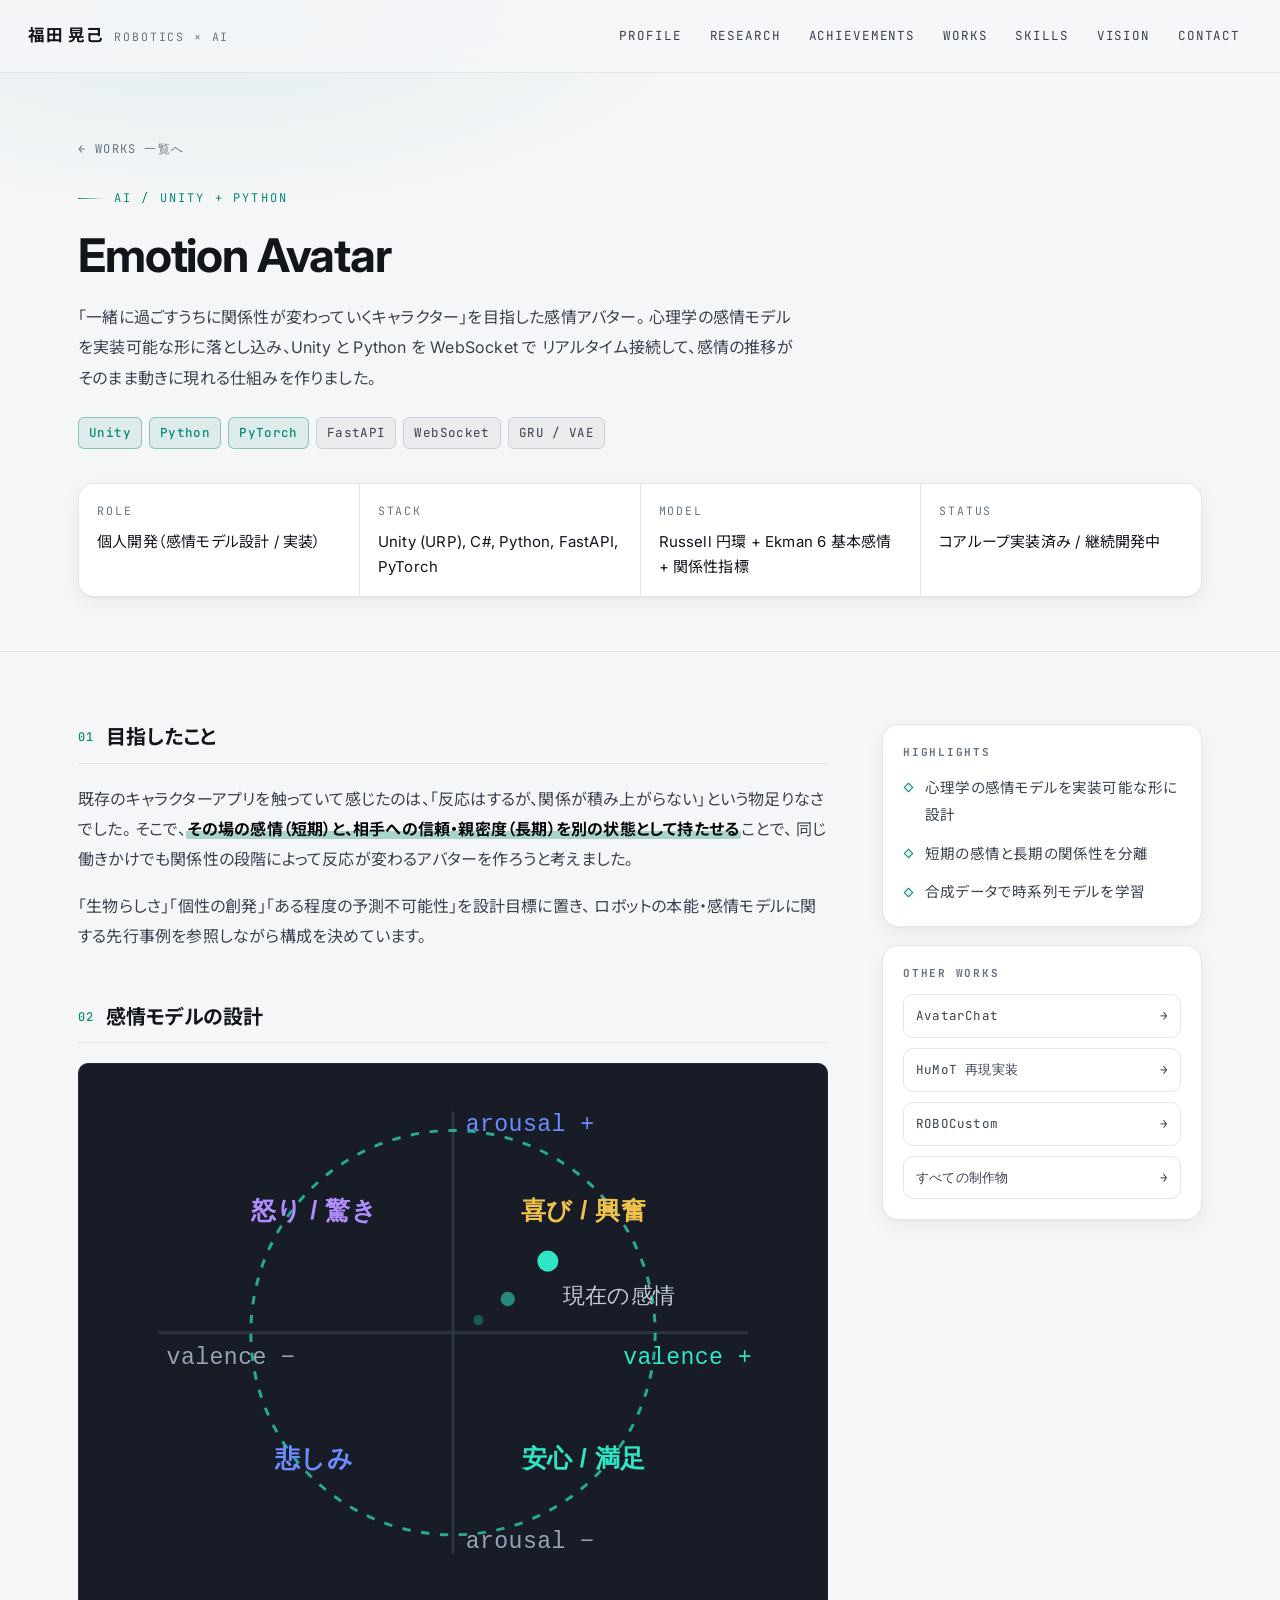
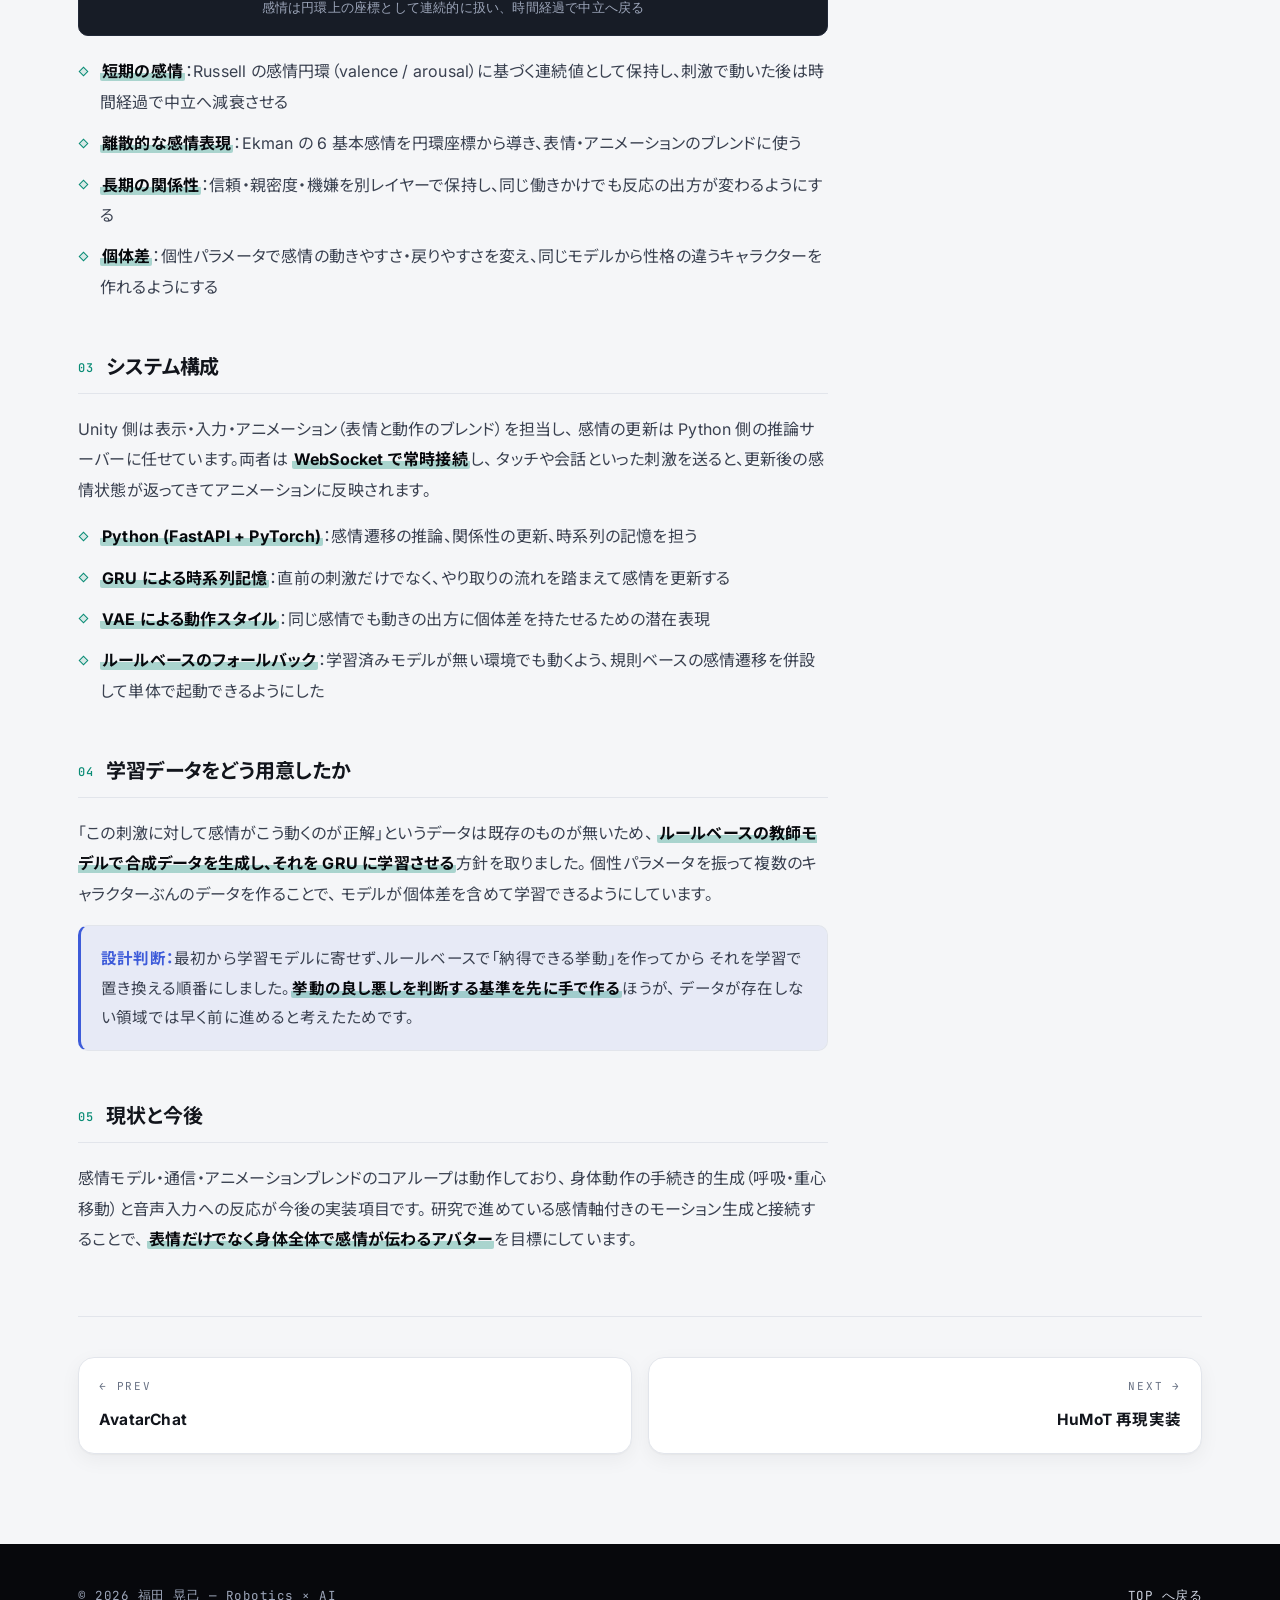
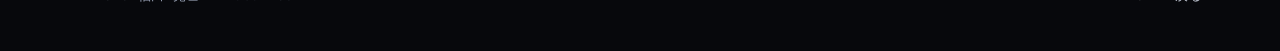
<file: works/emotion-avatar.html>
<!DOCTYPE html>
<html lang="ja">
<head>
<meta charset="UTF-8">
<meta name="viewport" content="width=device-width, initial-scale=1.0">
<title>Emotion Avatar | 福田晃己 Portfolio</title>
<meta name="description" content="Russell感情円環とEkman6基本感情、信頼・親密度を統合した感情モデルをUnity + Python(PyTorch)で実装した感情アバター Emotion Avatar。">
<link rel="icon" href="data:image/svg+xml,<svg xmlns='http://www.w3.org/2000/svg' viewBox='0 0 100 100'><rect width='100' height='100' rx='22' fill='%230A0C12'/><circle cx='50' cy='30' r='8' fill='none' stroke='%232EE6C5' stroke-width='5'/><path d='M50 40 L50 62 M50 45 L36 57 M50 45 L64 57 M50 62 L40 86 M50 62 L60 86' stroke='%232EE6C5' stroke-width='5.5' stroke-linecap='round' fill='none'/></svg>">
<link rel="preconnect" href="https://fonts.googleapis.com">
<link rel="preconnect" href="https://fonts.gstatic.com" crossorigin>
<link href="https://fonts.googleapis.com/css2?family=Inter:wght@400;500;600;700;800&family=JetBrains+Mono:wght@400;500;700&family=Noto+Sans+JP:wght@400;500;700;900&display=swap" rel="stylesheet">
<link rel="stylesheet" href="../assets/css/site.css">
</head>
<body>

<div class="progress"></div>

<nav class="nav solid">
  <a class="nav-logo" href="../index.html"><b>福田 晃己</b><span>ROBOTICS × AI</span></a>
  <ul class="nav-links">
    <li><a href="../index.html#profile">PROFILE</a></li>
    <li><a href="../research/index.html">RESEARCH</a></li>
    <li><a href="../index.html#achievements">ACHIEVEMENTS</a></li>
    <li><a href="../index.html#works">WORKS</a></li>
    <li><a href="../index.html#skills">SKILLS</a></li>
    <li><a href="../index.html#vision">VISION</a></li>
    <li><a href="../index.html#contact">CONTACT</a></li>
  </ul>
  <button class="nav-toggle" aria-label="メニューを開く" aria-expanded="false">☰</button>
</nav>

<header class="detail-head">
  <div class="wrap">
    <a class="crumb" href="../index.html#works"><span aria-hidden="true">←</span> WORKS 一覧へ</a>
    <div class="eyebrow">AI / Unity + Python</div>
    <h1>Emotion Avatar</h1>
    <p class="sub">
      「一緒に過ごすうちに関係性が変わっていくキャラクター」を目指した感情アバター。
      心理学の感情モデルを実装可能な形に落とし込み、Unity と Python を WebSocket で
      リアルタイム接続して、感情の推移がそのまま動きに現れる仕組みを作りました。
    </p>
    <div class="chips">
      <span class="chip key">Unity</span><span class="chip key">Python</span><span class="chip key">PyTorch</span>
      <span class="chip">FastAPI</span><span class="chip">WebSocket</span><span class="chip">GRU / VAE</span>
    </div>
    <dl class="meta">
      <div><dt>ROLE</dt><dd>個人開発（感情モデル設計 / 実装）</dd></div>
      <div><dt>STACK</dt><dd>Unity (URP), C#, Python, FastAPI, PyTorch</dd></div>
      <div><dt>MODEL</dt><dd>Russell 円環 + Ekman 6 基本感情 + 関係性指標</dd></div>
      <div><dt>STATUS</dt><dd>コアループ実装済み / 継続開発中</dd></div>
    </dl>
  </div>
</header>

<main class="detail-body">
  <div class="wrap detail-grid">
    <div>

      <section class="block">
        <h2 data-n="01">目指したこと</h2>
        <p>
          既存のキャラクターアプリを触っていて感じたのは、「反応はするが、関係が積み上がらない」という物足りなさでした。
          そこで、<strong>その場の感情（短期）と、相手への信頼・親密度（長期）を別の状態として持たせる</strong>ことで、
          同じ働きかけでも関係性の段階によって反応が変わるアバターを作ろうと考えました。
        </p>
        <p>
          「生物らしさ」「個性の創発」「ある程度の予測不可能性」を設計目標に置き、
          ロボットの本能・感情モデルに関する先行事例を参照しながら構成を決めています。
        </p>
      </section>

      <section class="block">
        <h2 data-n="02">感情モデルの設計</h2>
        <figure class="fig" style="margin-bottom:20px">
          <svg viewBox="0 0 340 240" xmlns="http://www.w3.org/2000/svg" role="img" aria-label="Russell感情円環：横軸をvalence（快・不快）、縦軸をarousal（覚醒度）とし、4象限に感情を配置した図">
            <line x1="30" y1="120" x2="310" y2="120" stroke="#2C3444" stroke-width="1.4"/>
            <line x1="170" y1="15" x2="170" y2="225" stroke="#2C3444" stroke-width="1.4"/>
            <circle cx="170" cy="120" r="96" fill="none" stroke="#2EE6C5" stroke-width="1.4" stroke-dasharray="4 5" opacity=".7"/>
            <text x="312" y="135" text-anchor="end" font-size="11" fill="#2EE6C5" font-family="monospace">valence +</text>
            <text x="34" y="135" font-size="11" fill="#98A2B6" font-family="monospace">valence −</text>
            <text x="176" y="24" font-size="11" fill="#6C8CFF" font-family="monospace">arousal +</text>
            <text x="176" y="222" font-size="11" fill="#98A2B6" font-family="monospace">arousal −</text>
            <g font-family="sans-serif" font-size="12" font-weight="600">
              <text x="232" y="66"  fill="#F0C24B" text-anchor="middle">喜び / 興奮</text>
              <text x="104" y="66"  fill="#B08CFF" text-anchor="middle">怒り / 驚き</text>
              <text x="104" y="184" fill="#6C8CFF" text-anchor="middle">悲しみ</text>
              <text x="232" y="184" fill="#2EE6C5" text-anchor="middle">安心 / 満足</text>
            </g>
            <circle cx="215" cy="86" r="5" fill="#2EE6C5"/>
            <circle cx="196" cy="104" r="3.4" fill="#2EE6C5" opacity=".55"/>
            <circle cx="182" cy="114" r="2.4" fill="#2EE6C5" opacity=".3"/>
            <text x="222" y="106" font-size="10.5" fill="#C4CBD9" font-family="monospace">現在の感情</text>
          </svg>
          <figcaption>感情は円環上の座標として連続的に扱い、時間経過で中立へ戻る</figcaption>
        </figure>
        <ul class="pts">
          <li><strong>短期の感情</strong>：Russell の感情円環（valence / arousal）に基づく連続値として保持し、刺激で動いた後は時間経過で中立へ減衰させる</li>
          <li><strong>離散的な感情表現</strong>：Ekman の 6 基本感情を円環座標から導き、表情・アニメーションのブレンドに使う</li>
          <li><strong>長期の関係性</strong>：信頼・親密度・機嫌を別レイヤーで保持し、同じ働きかけでも反応の出方が変わるようにする</li>
          <li><strong>個体差</strong>：個性パラメータで感情の動きやすさ・戻りやすさを変え、同じモデルから性格の違うキャラクターを作れるようにする</li>
        </ul>
      </section>

      <section class="block">
        <h2 data-n="03">システム構成</h2>
        <p>
          Unity 側は表示・入力・アニメーション（表情と動作のブレンド）を担当し、
          感情の更新は Python 側の推論サーバーに任せています。両者は <strong>WebSocket で常時接続</strong>し、
          タッチや会話といった刺激を送ると、更新後の感情状態が返ってきてアニメーションに反映されます。
        </p>
        <ul class="pts">
          <li><strong>Python (FastAPI + PyTorch)</strong>：感情遷移の推論、関係性の更新、時系列の記憶を担う</li>
          <li><strong>GRU による時系列記憶</strong>：直前の刺激だけでなく、やり取りの流れを踏まえて感情を更新する</li>
          <li><strong>VAE による動作スタイル</strong>：同じ感情でも動きの出方に個体差を持たせるための潜在表現</li>
          <li><strong>ルールベースのフォールバック</strong>：学習済みモデルが無い環境でも動くよう、規則ベースの感情遷移を併設して単体で起動できるようにした</li>
        </ul>
      </section>

      <section class="block">
        <h2 data-n="04">学習データをどう用意したか</h2>
        <p>
          「この刺激に対して感情がこう動くのが正解」というデータは既存のものが無いため、
          <strong>ルールベースの教師モデルで合成データを生成し、それを GRU に学習させる</strong>方針を取りました。
          個性パラメータを振って複数のキャラクターぶんのデータを作ることで、
          モデルが個体差を含めて学習できるようにしています。
        </p>
        <div class="note">
          <b>設計判断：</b>最初から学習モデルに寄せず、ルールベースで「納得できる挙動」を作ってから
          それを学習で置き換える順番にしました。<strong>挙動の良し悪しを判断する基準を先に手で作る</strong>ほうが、
          データが存在しない領域では早く前に進めると考えたためです。
        </div>
      </section>

      <section class="block">
        <h2 data-n="05">現状と今後</h2>
        <p>
          感情モデル・通信・アニメーションブレンドのコアループは動作しており、
          身体動作の手続き的生成（呼吸・重心移動）と音声入力への反応が今後の実装項目です。
          研究で進めている感情軸付きのモーション生成と接続することで、
          <strong>表情だけでなく身体全体で感情が伝わるアバター</strong>を目標にしています。
        </p>
      </section>

    </div>

    <aside class="side">
      <div class="side-box">
        <h4>HIGHLIGHTS</h4>
        <ul class="pts">
          <li>心理学の感情モデルを実装可能な形に設計</li>
          <li>短期の感情と長期の関係性を分離</li>
          <li>合成データで時系列モデルを学習</li>
        </ul>
      </div>
      <div class="side-box">
        <h4>OTHER WORKS</h4>
        <ul class="side-list">
          <li><a href="avatarchat.html">AvatarChat <span aria-hidden="true">→</span></a></li>
          <li><a href="humot.html">HuMoT 再現実装 <span aria-hidden="true">→</span></a></li>
          <li><a href="robocustom.html">ROBOCustom <span aria-hidden="true">→</span></a></li>
          <li><a href="../index.html#works">すべての制作物 <span aria-hidden="true">→</span></a></li>
        </ul>
      </div>
    </aside>
  </div>

  <div class="wrap">
    <nav class="pager" aria-label="前後の制作物">
      <a class="prev" href="avatarchat.html"><div class="dir">← PREV</div><div class="ttl">AvatarChat</div></a>
      <a class="next" href="humot.html"><div class="dir">NEXT →</div><div class="ttl">HuMoT 再現実装</div></a>
    </nav>
  </div>
</main>

<footer>
  <div class="wrap frow">
    <span>© 2026 福田 晃己 — Robotics × AI</span>
    <span><a href="../index.html">TOP へ戻る</a></span>
  </div>
</footer>

<script src="../assets/js/site.js" defer></script>
</body>
</html>
</file>
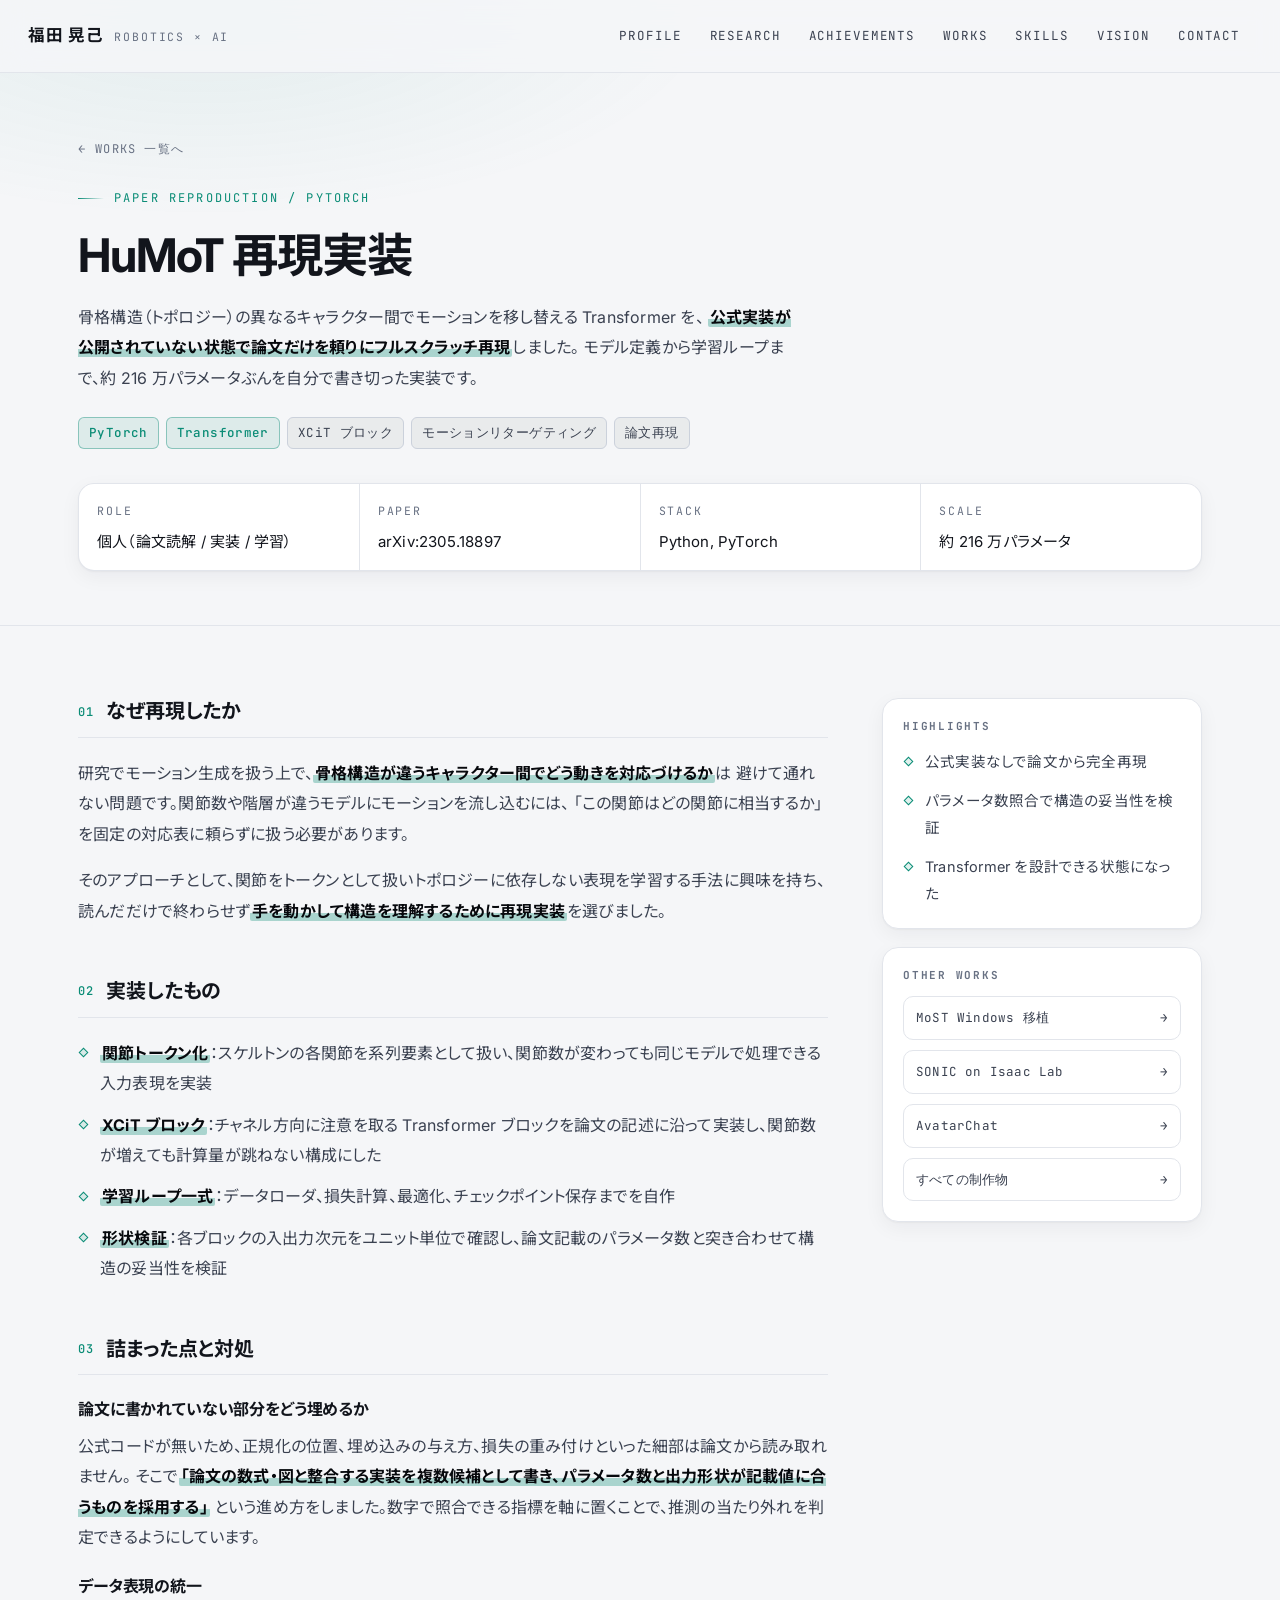
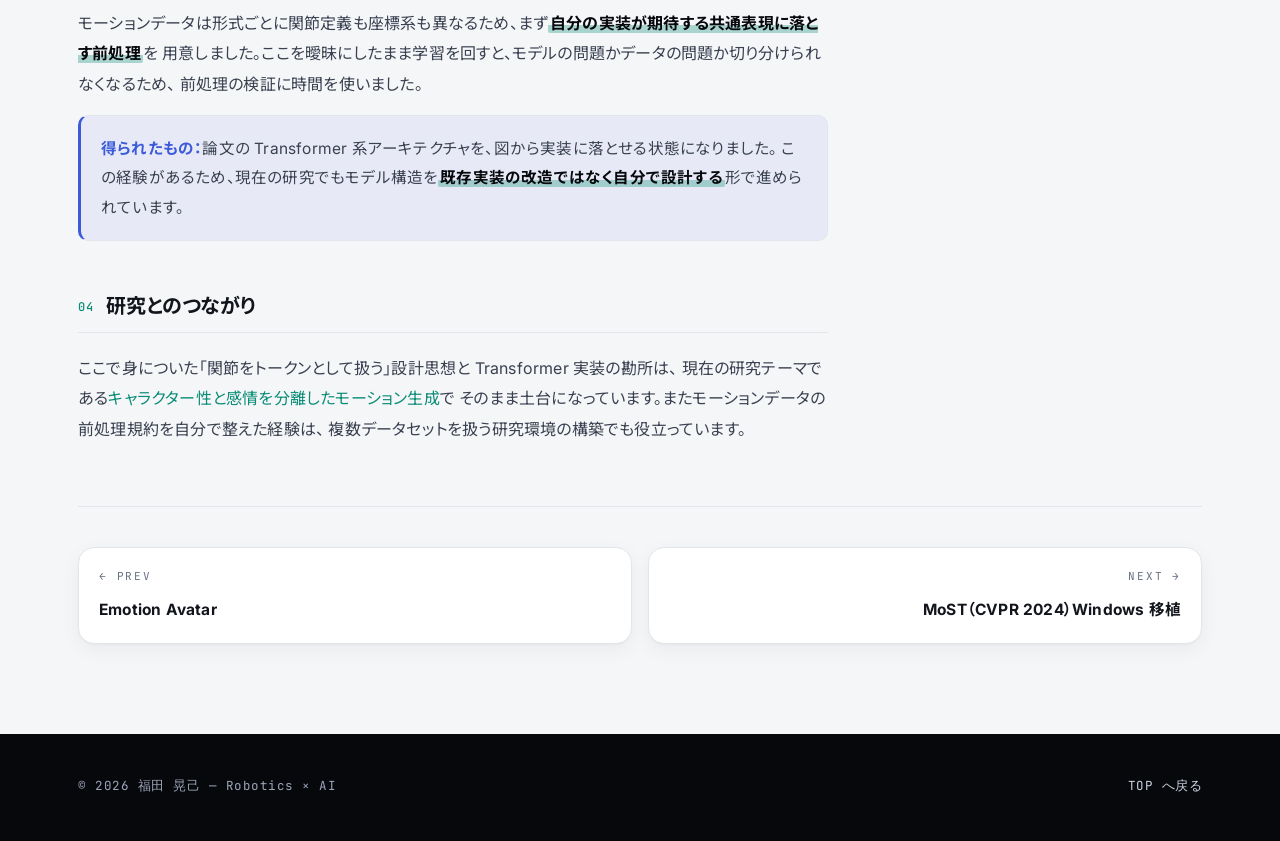
<file: works/humot.html>
<!DOCTYPE html>
<html lang="ja">
<head>
<meta charset="UTF-8">
<meta name="viewport" content="width=device-width, initial-scale=1.0">
<title>HuMoT 再現実装 | 福田晃己 Portfolio</title>
<meta name="description" content="公式コード非公開のトポロジー非依存モーションリターゲティングTransformer（arXiv:2305.18897）を論文のみからPyTorchでフルスクラッチ再現した記録。">
<link rel="icon" href="data:image/svg+xml,<svg xmlns='http://www.w3.org/2000/svg' viewBox='0 0 100 100'><rect width='100' height='100' rx='22' fill='%230A0C12'/><circle cx='50' cy='30' r='8' fill='none' stroke='%232EE6C5' stroke-width='5'/><path d='M50 40 L50 62 M50 45 L36 57 M50 45 L64 57 M50 62 L40 86 M50 62 L60 86' stroke='%232EE6C5' stroke-width='5.5' stroke-linecap='round' fill='none'/></svg>">
<link rel="preconnect" href="https://fonts.googleapis.com">
<link rel="preconnect" href="https://fonts.gstatic.com" crossorigin>
<link href="https://fonts.googleapis.com/css2?family=Inter:wght@400;500;600;700;800&family=JetBrains+Mono:wght@400;500;700&family=Noto+Sans+JP:wght@400;500;700;900&display=swap" rel="stylesheet">
<link rel="stylesheet" href="../assets/css/site.css">
</head>
<body>

<div class="progress"></div>

<nav class="nav solid">
  <a class="nav-logo" href="../index.html"><b>福田 晃己</b><span>ROBOTICS × AI</span></a>
  <ul class="nav-links">
    <li><a href="../index.html#profile">PROFILE</a></li>
    <li><a href="../research/index.html">RESEARCH</a></li>
    <li><a href="../index.html#achievements">ACHIEVEMENTS</a></li>
    <li><a href="../index.html#works">WORKS</a></li>
    <li><a href="../index.html#skills">SKILLS</a></li>
    <li><a href="../index.html#vision">VISION</a></li>
    <li><a href="../index.html#contact">CONTACT</a></li>
  </ul>
  <button class="nav-toggle" aria-label="メニューを開く" aria-expanded="false">☰</button>
</nav>

<header class="detail-head">
  <div class="wrap">
    <a class="crumb" href="../index.html#works"><span aria-hidden="true">←</span> WORKS 一覧へ</a>
    <div class="eyebrow">Paper Reproduction / PyTorch</div>
    <h1>HuMoT 再現実装</h1>
    <p class="sub">
      骨格構造（トポロジー）の異なるキャラクター間でモーションを移し替える Transformer を、
      <strong>公式実装が公開されていない状態で論文だけを頼りにフルスクラッチ再現</strong>しました。
      モデル定義から学習ループまで、約 216 万パラメータぶんを自分で書き切った実装です。
    </p>
    <div class="chips">
      <span class="chip key">PyTorch</span><span class="chip key">Transformer</span>
      <span class="chip">XCiT ブロック</span><span class="chip">モーションリターゲティング</span><span class="chip">論文再現</span>
    </div>
    <dl class="meta">
      <div><dt>ROLE</dt><dd>個人（論文読解 / 実装 / 学習）</dd></div>
      <div><dt>PAPER</dt><dd>arXiv:2305.18897</dd></div>
      <div><dt>STACK</dt><dd>Python, PyTorch</dd></div>
      <div><dt>SCALE</dt><dd>約 216 万パラメータ</dd></div>
    </dl>
  </div>
</header>

<main class="detail-body">
  <div class="wrap detail-grid">
    <div>

      <section class="block">
        <h2 data-n="01">なぜ再現したか</h2>
        <p>
          研究でモーション生成を扱う上で、<strong>骨格構造が違うキャラクター間でどう動きを対応づけるか</strong>は
          避けて通れない問題です。関節数や階層が違うモデルにモーションを流し込むには、
          「この関節はどの関節に相当するか」を固定の対応表に頼らずに扱う必要があります。
        </p>
        <p>
          そのアプローチとして、関節をトークンとして扱いトポロジーに依存しない表現を学習する手法に興味を持ち、
          読んだだけで終わらせず<strong>手を動かして構造を理解するために再現実装</strong>を選びました。
        </p>
      </section>

      <section class="block">
        <h2 data-n="02">実装したもの</h2>
        <ul class="pts">
          <li><strong>関節トークン化</strong>：スケルトンの各関節を系列要素として扱い、関節数が変わっても同じモデルで処理できる入力表現を実装</li>
          <li><strong>XCiT ブロック</strong>：チャネル方向に注意を取る Transformer ブロックを論文の記述に沿って実装し、関節数が増えても計算量が跳ねない構成にした</li>
          <li><strong>学習ループ一式</strong>：データローダ、損失計算、最適化、チェックポイント保存までを自作</li>
          <li><strong>形状検証</strong>：各ブロックの入出力次元をユニット単位で確認し、論文記載のパラメータ数と突き合わせて構造の妥当性を検証</li>
        </ul>
      </section>

      <section class="block">
        <h2 data-n="03">詰まった点と対処</h2>
        <h3>論文に書かれていない部分をどう埋めるか</h3>
        <p>
          公式コードが無いため、正規化の位置、埋め込みの与え方、損失の重み付けといった細部は論文から読み取れません。
          そこで<strong>「論文の数式・図と整合する実装を複数候補として書き、パラメータ数と出力形状が記載値に合うものを採用する」</strong>
          という進め方をしました。数字で照合できる指標を軸に置くことで、推測の当たり外れを判定できるようにしています。
        </p>
        <h3>データ表現の統一</h3>
        <p>
          モーションデータは形式ごとに関節定義も座標系も異なるため、まず<strong>自分の実装が期待する共通表現に落とす前処理</strong>を
          用意しました。ここを曖昧にしたまま学習を回すと、モデルの問題かデータの問題か切り分けられなくなるため、
          前処理の検証に時間を使いました。
        </p>
        <div class="note">
          <b>得られたもの：</b>論文の Transformer 系アーキテクチャを、図から実装に落とせる状態になりました。
          この経験があるため、現在の研究でもモデル構造を<strong>既存実装の改造ではなく自分で設計する</strong>形で進められています。
        </div>
      </section>

      <section class="block">
        <h2 data-n="04">研究とのつながり</h2>
        <p>
          ここで身についた「関節をトークンとして扱う」設計思想と Transformer 実装の勘所は、
          現在の研究テーマである<a href="../research/motion-style.html" style="color:var(--acc)">キャラクター性と感情を分離したモーション生成</a>で
          そのまま土台になっています。またモーションデータの前処理規約を自分で整えた経験は、
          複数データセットを扱う研究環境の構築でも役立っています。
        </p>
      </section>

    </div>

    <aside class="side">
      <div class="side-box">
        <h4>HIGHLIGHTS</h4>
        <ul class="pts">
          <li>公式実装なしで論文から完全再現</li>
          <li>パラメータ数照合で構造の妥当性を検証</li>
          <li>Transformer を設計できる状態になった</li>
        </ul>
      </div>
      <div class="side-box">
        <h4>OTHER WORKS</h4>
        <ul class="side-list">
          <li><a href="most.html">MoST Windows 移植 <span aria-hidden="true">→</span></a></li>
          <li><a href="sonic-isaaclab.html">SONIC on Isaac Lab <span aria-hidden="true">→</span></a></li>
          <li><a href="avatarchat.html">AvatarChat <span aria-hidden="true">→</span></a></li>
          <li><a href="../index.html#works">すべての制作物 <span aria-hidden="true">→</span></a></li>
        </ul>
      </div>
    </aside>
  </div>

  <div class="wrap">
    <nav class="pager" aria-label="前後の制作物">
      <a class="prev" href="emotion-avatar.html"><div class="dir">← PREV</div><div class="ttl">Emotion Avatar</div></a>
      <a class="next" href="most.html"><div class="dir">NEXT →</div><div class="ttl">MoST（CVPR 2024）Windows 移植</div></a>
    </nav>
  </div>
</main>

<footer>
  <div class="wrap frow">
    <span>© 2026 福田 晃己 — Robotics × AI</span>
    <span><a href="../index.html">TOP へ戻る</a></span>
  </div>
</footer>

<script src="../assets/js/site.js" defer></script>
</body>
</html>
</file>
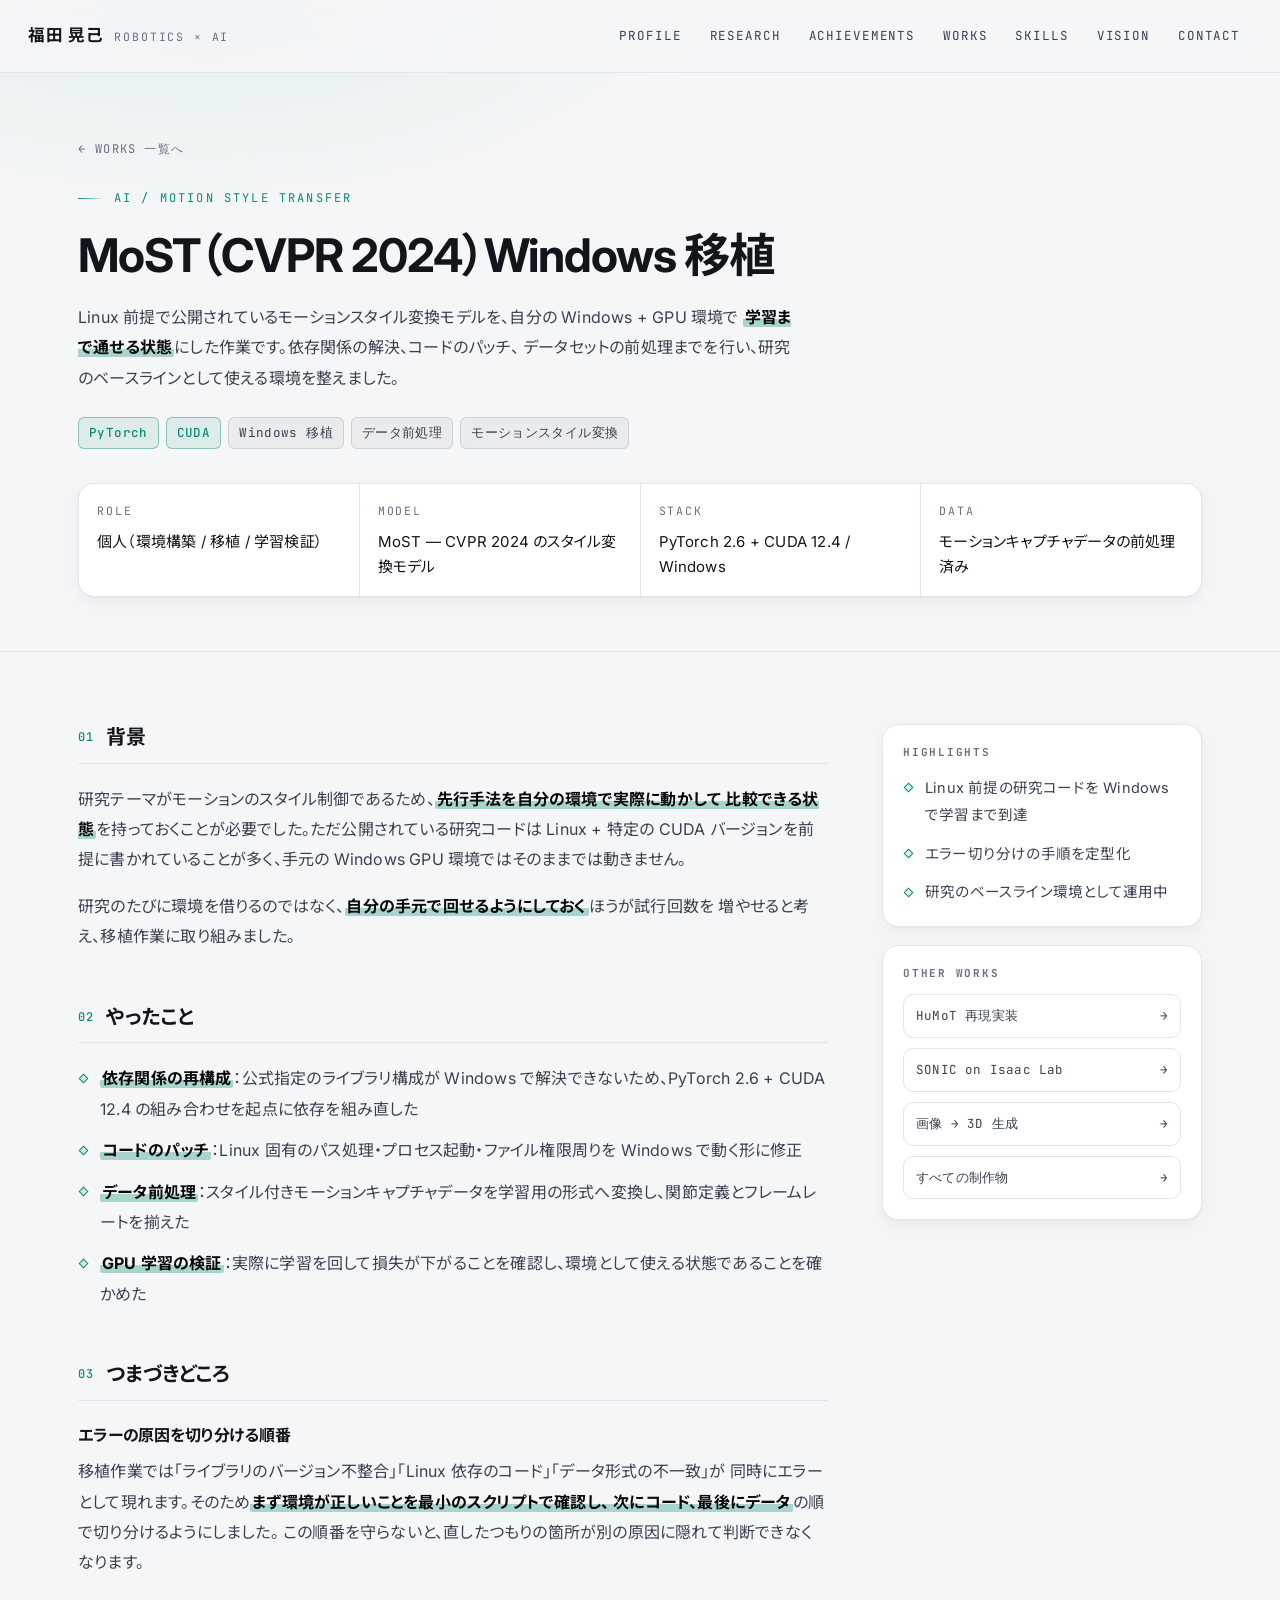
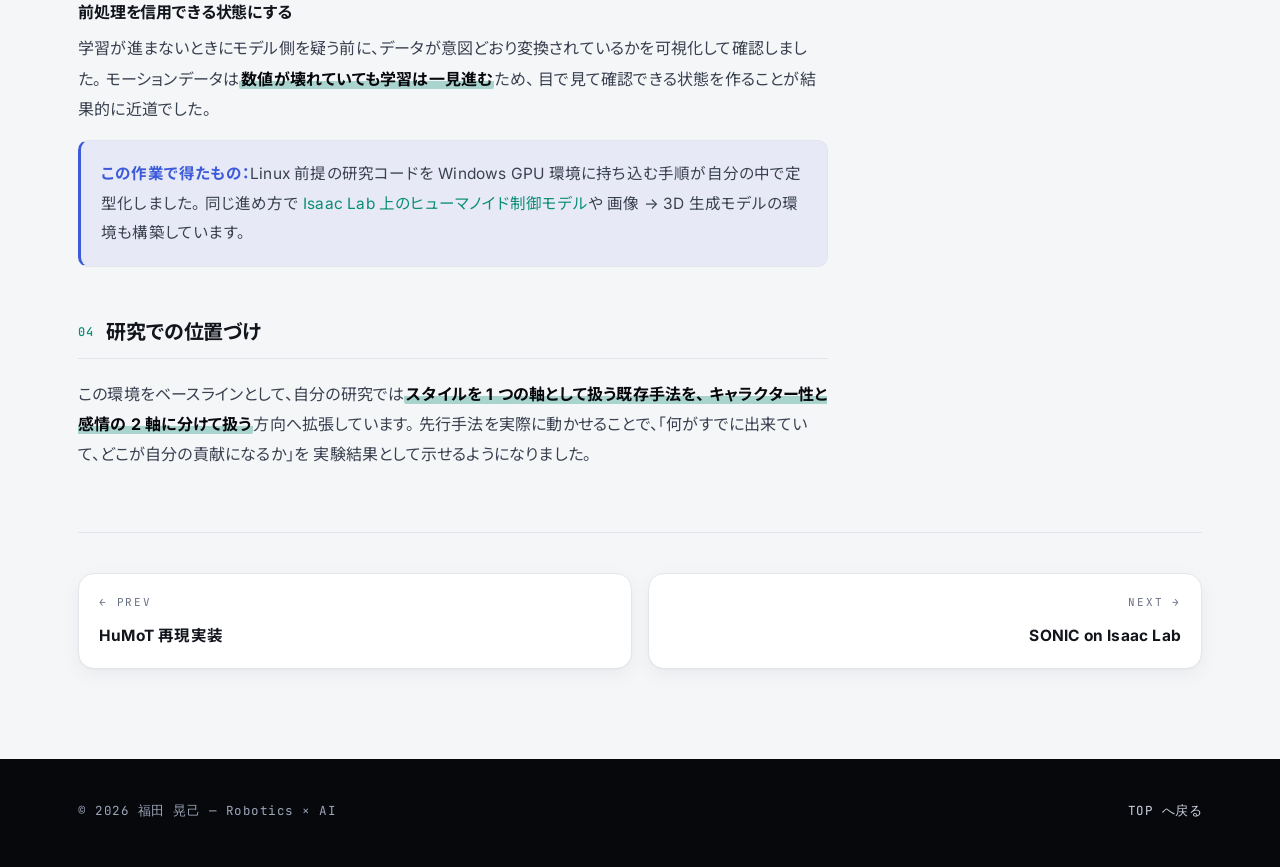
<file: works/most.html>
<!DOCTYPE html>
<html lang="ja">
<head>
<meta charset="UTF-8">
<meta name="viewport" content="width=device-width, initial-scale=1.0">
<title>MoST（CVPR 2024）Windows 移植 | 福田晃己 Portfolio</title>
<meta name="description" content="Linux前提で公開されたモーションスタイル変換モデル MoST（CVPR 2024）を Windows + GPU 環境へ移植し、データ前処理からGPU学習の検証まで実施した記録。">
<link rel="icon" href="data:image/svg+xml,<svg xmlns='http://www.w3.org/2000/svg' viewBox='0 0 100 100'><rect width='100' height='100' rx='22' fill='%230A0C12'/><circle cx='50' cy='30' r='8' fill='none' stroke='%232EE6C5' stroke-width='5'/><path d='M50 40 L50 62 M50 45 L36 57 M50 45 L64 57 M50 62 L40 86 M50 62 L60 86' stroke='%232EE6C5' stroke-width='5.5' stroke-linecap='round' fill='none'/></svg>">
<link rel="preconnect" href="https://fonts.googleapis.com">
<link rel="preconnect" href="https://fonts.gstatic.com" crossorigin>
<link href="https://fonts.googleapis.com/css2?family=Inter:wght@400;500;600;700;800&family=JetBrains+Mono:wght@400;500;700&family=Noto+Sans+JP:wght@400;500;700;900&display=swap" rel="stylesheet">
<link rel="stylesheet" href="../assets/css/site.css">
</head>
<body>

<div class="progress"></div>

<nav class="nav solid">
  <a class="nav-logo" href="../index.html"><b>福田 晃己</b><span>ROBOTICS × AI</span></a>
  <ul class="nav-links">
    <li><a href="../index.html#profile">PROFILE</a></li>
    <li><a href="../research/index.html">RESEARCH</a></li>
    <li><a href="../index.html#achievements">ACHIEVEMENTS</a></li>
    <li><a href="../index.html#works">WORKS</a></li>
    <li><a href="../index.html#skills">SKILLS</a></li>
    <li><a href="../index.html#vision">VISION</a></li>
    <li><a href="../index.html#contact">CONTACT</a></li>
  </ul>
  <button class="nav-toggle" aria-label="メニューを開く" aria-expanded="false">☰</button>
</nav>

<header class="detail-head">
  <div class="wrap">
    <a class="crumb" href="../index.html#works"><span aria-hidden="true">←</span> WORKS 一覧へ</a>
    <div class="eyebrow">AI / Motion Style Transfer</div>
    <h1>MoST（CVPR 2024）Windows 移植</h1>
    <p class="sub">
      Linux 前提で公開されているモーションスタイル変換モデルを、自分の Windows + GPU 環境で
      <strong>学習まで通せる状態</strong>にした作業です。依存関係の解決、コードのパッチ、
      データセットの前処理までを行い、研究のベースラインとして使える環境を整えました。
    </p>
    <div class="chips">
      <span class="chip key">PyTorch</span><span class="chip key">CUDA</span>
      <span class="chip">Windows 移植</span><span class="chip">データ前処理</span><span class="chip">モーションスタイル変換</span>
    </div>
    <dl class="meta">
      <div><dt>ROLE</dt><dd>個人（環境構築 / 移植 / 学習検証）</dd></div>
      <div><dt>MODEL</dt><dd>MoST — CVPR 2024 のスタイル変換モデル</dd></div>
      <div><dt>STACK</dt><dd>PyTorch 2.6 + CUDA 12.4 / Windows</dd></div>
      <div><dt>DATA</dt><dd>モーションキャプチャデータの前処理済み</dd></div>
    </dl>
  </div>
</header>

<main class="detail-body">
  <div class="wrap detail-grid">
    <div>

      <section class="block">
        <h2 data-n="01">背景</h2>
        <p>
          研究テーマがモーションのスタイル制御であるため、<strong>先行手法を自分の環境で実際に動かして
          比較できる状態</strong>を持っておくことが必要でした。ただ公開されている研究コードは Linux + 特定の
          CUDA バージョンを前提に書かれていることが多く、手元の Windows GPU 環境ではそのままでは動きません。
        </p>
        <p>
          研究のたびに環境を借りるのではなく、<strong>自分の手元で回せるようにしておく</strong>ほうが試行回数を
          増やせると考え、移植作業に取り組みました。
        </p>
      </section>

      <section class="block">
        <h2 data-n="02">やったこと</h2>
        <ul class="pts">
          <li><strong>依存関係の再構成</strong>：公式指定のライブラリ構成が Windows で解決できないため、PyTorch 2.6 + CUDA 12.4 の組み合わせを起点に依存を組み直した</li>
          <li><strong>コードのパッチ</strong>：Linux 固有のパス処理・プロセス起動・ファイル権限周りを Windows で動く形に修正</li>
          <li><strong>データ前処理</strong>：スタイル付きモーションキャプチャデータを学習用の形式へ変換し、関節定義とフレームレートを揃えた</li>
          <li><strong>GPU 学習の検証</strong>：実際に学習を回して損失が下がることを確認し、環境として使える状態であることを確かめた</li>
        </ul>
      </section>

      <section class="block">
        <h2 data-n="03">つまづきどころ</h2>
        <h3>エラーの原因を切り分ける順番</h3>
        <p>
          移植作業では「ライブラリのバージョン不整合」「Linux 依存のコード」「データ形式の不一致」が
          同時にエラーとして現れます。そのため<strong>まず環境が正しいことを最小のスクリプトで確認し、
          次にコード、最後にデータ</strong>の順で切り分けるようにしました。
          この順番を守らないと、直したつもりの箇所が別の原因に隠れて判断できなくなります。
        </p>
        <h3>前処理を信用できる状態にする</h3>
        <p>
          学習が進まないときにモデル側を疑う前に、データが意図どおり変換されているかを可視化して確認しました。
          モーションデータは<strong>数値が壊れていても学習は一見進む</strong>ため、
          目で見て確認できる状態を作ることが結果的に近道でした。
        </p>
        <div class="note">
          <b>この作業で得たもの：</b>Linux 前提の研究コードを Windows GPU 環境に持ち込む手順が自分の中で定型化しました。
          同じ進め方で <a href="sonic-isaaclab.html" style="color:var(--acc)">Isaac Lab 上のヒューマノイド制御モデル</a>や
          画像 → 3D 生成モデルの環境も構築しています。
        </div>
      </section>

      <section class="block">
        <h2 data-n="04">研究での位置づけ</h2>
        <p>
          この環境をベースラインとして、自分の研究では<strong>スタイルを 1 つの軸として扱う既存手法を、
          キャラクター性と感情の 2 軸に分けて扱う</strong>方向へ拡張しています。
          先行手法を実際に動かせることで、「何がすでに出来ていて、どこが自分の貢献になるか」を
          実験結果として示せるようになりました。
        </p>
      </section>

    </div>

    <aside class="side">
      <div class="side-box">
        <h4>HIGHLIGHTS</h4>
        <ul class="pts">
          <li>Linux 前提の研究コードを Windows で学習まで到達</li>
          <li>エラー切り分けの手順を定型化</li>
          <li>研究のベースライン環境として運用中</li>
        </ul>
      </div>
      <div class="side-box">
        <h4>OTHER WORKS</h4>
        <ul class="side-list">
          <li><a href="humot.html">HuMoT 再現実装 <span aria-hidden="true">→</span></a></li>
          <li><a href="sonic-isaaclab.html">SONIC on Isaac Lab <span aria-hidden="true">→</span></a></li>
          <li><a href="triposplat.html">画像 → 3D 生成 <span aria-hidden="true">→</span></a></li>
          <li><a href="../index.html#works">すべての制作物 <span aria-hidden="true">→</span></a></li>
        </ul>
      </div>
    </aside>
  </div>

  <div class="wrap">
    <nav class="pager" aria-label="前後の制作物">
      <a class="prev" href="humot.html"><div class="dir">← PREV</div><div class="ttl">HuMoT 再現実装</div></a>
      <a class="next" href="sonic-isaaclab.html"><div class="dir">NEXT →</div><div class="ttl">SONIC on Isaac Lab</div></a>
    </nav>
  </div>
</main>

<footer>
  <div class="wrap frow">
    <span>© 2026 福田 晃己 — Robotics × AI</span>
    <span><a href="../index.html">TOP へ戻る</a></span>
  </div>
</footer>

<script src="../assets/js/site.js" defer></script>
</body>
</html>
</file>
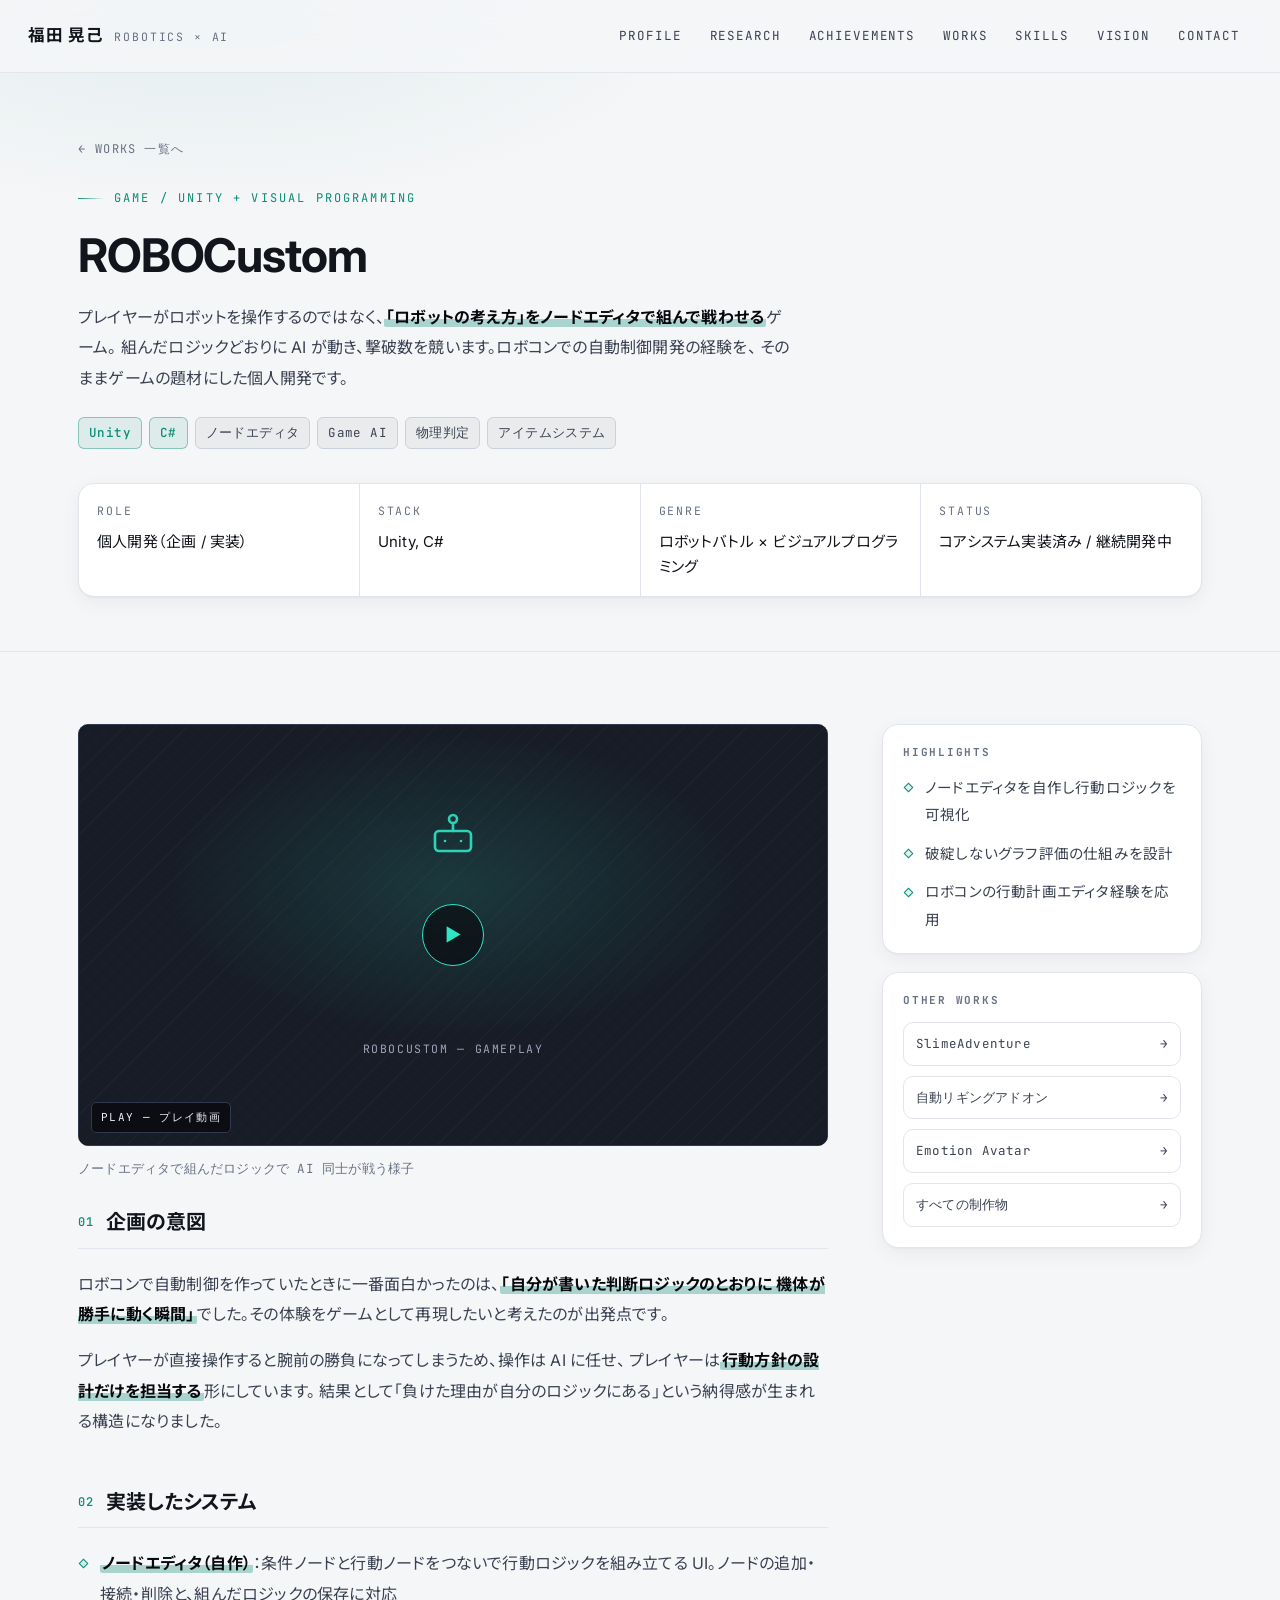
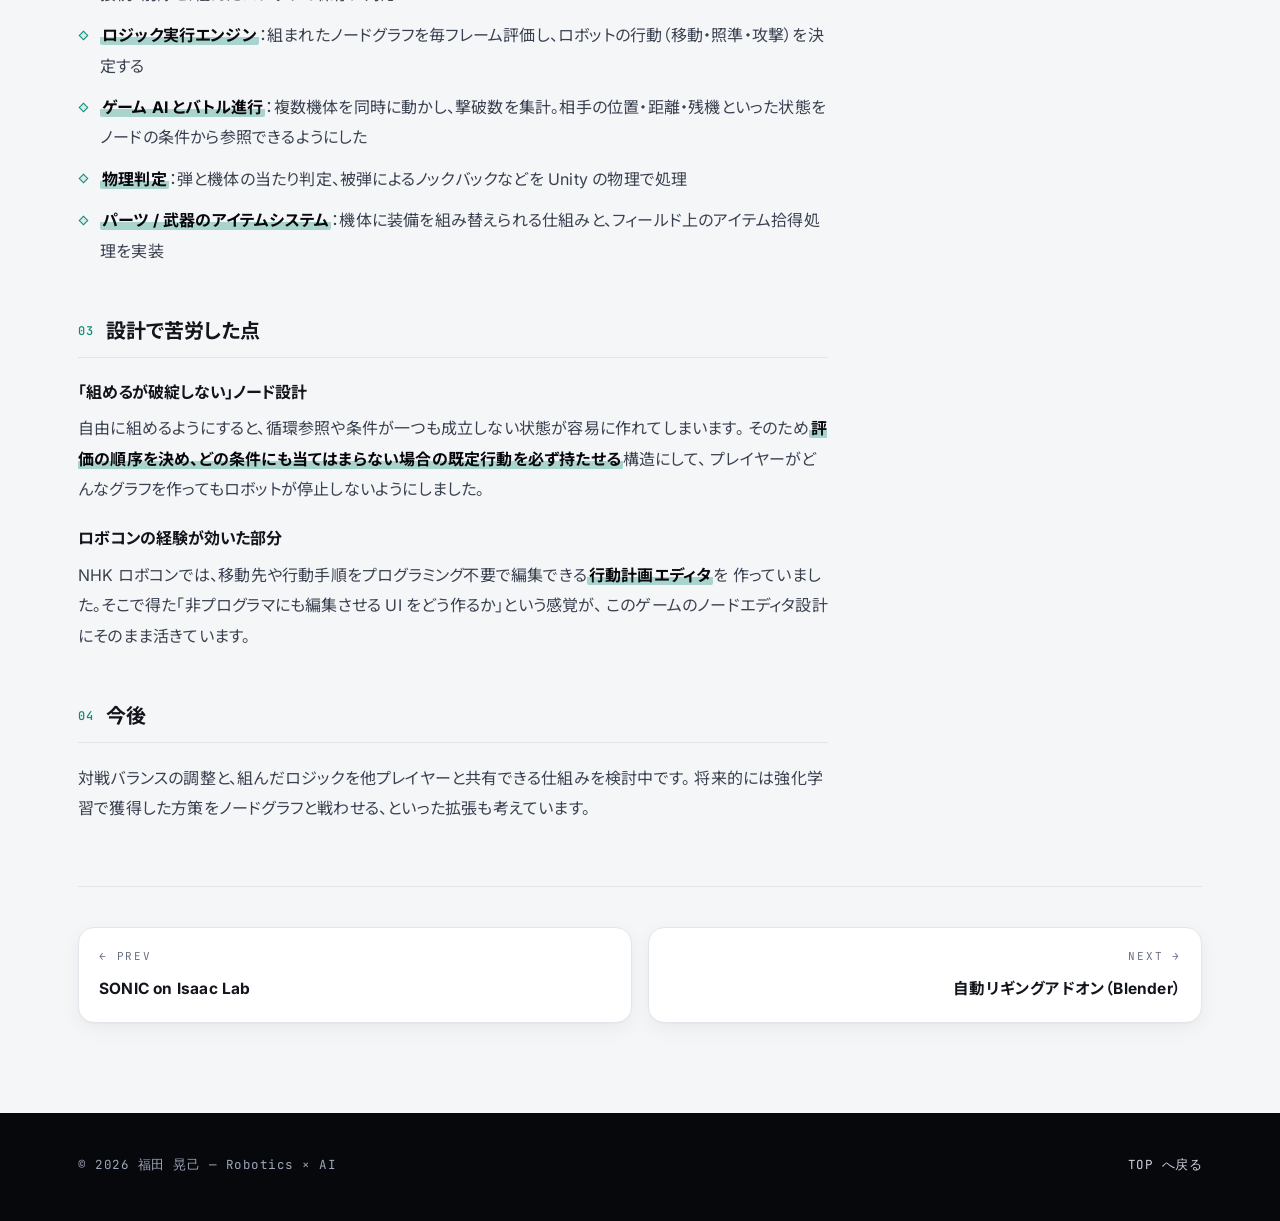
<file: works/robocustom.html>
<!DOCTYPE html>
<html lang="ja">
<head>
<meta charset="UTF-8">
<meta name="viewport" content="width=device-width, initial-scale=1.0">
<title>ROBOCustom | 福田晃己 Portfolio</title>
<meta name="description" content="自作ノードエディタでロボットの行動ロジックを組み、AI同士のバトルで撃破数を競うUnity製ゲーム ROBOCustom。">
<link rel="icon" href="data:image/svg+xml,<svg xmlns='http://www.w3.org/2000/svg' viewBox='0 0 100 100'><rect width='100' height='100' rx='22' fill='%230A0C12'/><circle cx='50' cy='30' r='8' fill='none' stroke='%232EE6C5' stroke-width='5'/><path d='M50 40 L50 62 M50 45 L36 57 M50 45 L64 57 M50 62 L40 86 M50 62 L60 86' stroke='%232EE6C5' stroke-width='5.5' stroke-linecap='round' fill='none'/></svg>">
<link rel="preconnect" href="https://fonts.googleapis.com">
<link rel="preconnect" href="https://fonts.gstatic.com" crossorigin>
<link href="https://fonts.googleapis.com/css2?family=Inter:wght@400;500;600;700;800&family=JetBrains+Mono:wght@400;500;700&family=Noto+Sans+JP:wght@400;500;700;900&display=swap" rel="stylesheet">
<link rel="stylesheet" href="../assets/css/site.css">
</head>
<body>

<div class="progress"></div>

<nav class="nav solid">
  <a class="nav-logo" href="../index.html"><b>福田 晃己</b><span>ROBOTICS × AI</span></a>
  <ul class="nav-links">
    <li><a href="../index.html#profile">PROFILE</a></li>
    <li><a href="../research/index.html">RESEARCH</a></li>
    <li><a href="../index.html#achievements">ACHIEVEMENTS</a></li>
    <li><a href="../index.html#works">WORKS</a></li>
    <li><a href="../index.html#skills">SKILLS</a></li>
    <li><a href="../index.html#vision">VISION</a></li>
    <li><a href="../index.html#contact">CONTACT</a></li>
  </ul>
  <button class="nav-toggle" aria-label="メニューを開く" aria-expanded="false">☰</button>
</nav>

<header class="detail-head">
  <div class="wrap">
    <a class="crumb" href="../index.html#works"><span aria-hidden="true">←</span> WORKS 一覧へ</a>
    <div class="eyebrow">Game / Unity + Visual Programming</div>
    <h1>ROBOCustom</h1>
    <p class="sub">
      プレイヤーがロボットを操作するのではなく、<strong>「ロボットの考え方」をノードエディタで組んで戦わせる</strong>ゲーム。
      組んだロジックどおりに AI が動き、撃破数を競います。ロボコンでの自動制御開発の経験を、
      そのままゲームの題材にした個人開発です。
    </p>
    <div class="chips">
      <span class="chip key">Unity</span><span class="chip key">C#</span>
      <span class="chip">ノードエディタ</span><span class="chip">Game AI</span><span class="chip">物理判定</span><span class="chip">アイテムシステム</span>
    </div>
    <dl class="meta">
      <div><dt>ROLE</dt><dd>個人開発（企画 / 実装）</dd></div>
      <div><dt>STACK</dt><dd>Unity, C#</dd></div>
      <div><dt>GENRE</dt><dd>ロボットバトル × ビジュアルプログラミング</dd></div>
      <div><dt>STATUS</dt><dd>コアシステム実装済み / 継続開発中</dd></div>
    </dl>
  </div>
</header>

<main class="detail-body">
  <div class="wrap detail-grid">
    <div>

      <div class="vfacade" data-embed="https://drive.google.com/file/d/18fY_EPGd2b-lpJh02Hvm1ghkDckH_oQz/preview" role="button" tabindex="0" aria-label="ROBOCustom のプレイ動画を再生">
        <div class="wglyph">
          <svg viewBox="0 0 24 24" fill="none" stroke-width="1.3" stroke-linecap="round" stroke-linejoin="round"><rect x="3" y="11" width="18" height="10" rx="2"/><circle cx="12" cy="5" r="2"/><path d="M12 7v4M8 16h.01M16 16h.01"/></svg>
          <span>ROBOCUSTOM — GAMEPLAY</span>
        </div>
        <div class="play" aria-hidden="true">▶</div>
        <div class="vlbl">PLAY — プレイ動画</div>
      </div>
      <p class="cap" style="margin:12px 0 30px">ノードエディタで組んだロジックで AI 同士が戦う様子</p>

      <section class="block">
        <h2 data-n="01">企画の意図</h2>
        <p>
          ロボコンで自動制御を作っていたときに一番面白かったのは、<strong>「自分が書いた判断ロジックのとおりに
          機体が勝手に動く瞬間」</strong>でした。その体験をゲームとして再現したいと考えたのが出発点です。
        </p>
        <p>
          プレイヤーが直接操作すると腕前の勝負になってしまうため、操作は AI に任せ、
          プレイヤーは<strong>行動方針の設計だけを担当する</strong>形にしています。
          結果として「負けた理由が自分のロジックにある」という納得感が生まれる構造になりました。
        </p>
      </section>

      <section class="block">
        <h2 data-n="02">実装したシステム</h2>
        <ul class="pts">
          <li><strong>ノードエディタ（自作）</strong>：条件ノードと行動ノードをつないで行動ロジックを組み立てる UI。ノードの追加・接続・削除と、組んだロジックの保存に対応</li>
          <li><strong>ロジック実行エンジン</strong>：組まれたノードグラフを毎フレーム評価し、ロボットの行動（移動・照準・攻撃）を決定する</li>
          <li><strong>ゲーム AI とバトル進行</strong>：複数機体を同時に動かし、撃破数を集計。相手の位置・距離・残機といった状態をノードの条件から参照できるようにした</li>
          <li><strong>物理判定</strong>：弾と機体の当たり判定、被弾によるノックバックなどを Unity の物理で処理</li>
          <li><strong>パーツ / 武器のアイテムシステム</strong>：機体に装備を組み替えられる仕組みと、フィールド上のアイテム拾得処理を実装</li>
        </ul>
      </section>

      <section class="block">
        <h2 data-n="03">設計で苦労した点</h2>
        <h3>「組めるが破綻しない」ノード設計</h3>
        <p>
          自由に組めるようにすると、循環参照や条件が一つも成立しない状態が容易に作れてしまいます。
          そのため<strong>評価の順序を決め、どの条件にも当てはまらない場合の既定行動を必ず持たせる</strong>構造にして、
          プレイヤーがどんなグラフを作ってもロボットが停止しないようにしました。
        </p>
        <h3>ロボコンの経験が効いた部分</h3>
        <p>
          NHK ロボコンでは、移動先や行動手順をプログラミング不要で編集できる<strong>行動計画エディタ</strong>を
          作っていました。そこで得た「非プログラマにも編集させる UI をどう作るか」という感覚が、
          このゲームのノードエディタ設計にそのまま活きています。
        </p>
      </section>

      <section class="block">
        <h2 data-n="04">今後</h2>
        <p>
          対戦バランスの調整と、組んだロジックを他プレイヤーと共有できる仕組みを検討中です。
          将来的には強化学習で獲得した方策をノードグラフと戦わせる、といった拡張も考えています。
        </p>
      </section>

    </div>

    <aside class="side">
      <div class="side-box">
        <h4>HIGHLIGHTS</h4>
        <ul class="pts">
          <li>ノードエディタを自作し行動ロジックを可視化</li>
          <li>破綻しないグラフ評価の仕組みを設計</li>
          <li>ロボコンの行動計画エディタ経験を応用</li>
        </ul>
      </div>
      <div class="side-box">
        <h4>OTHER WORKS</h4>
        <ul class="side-list">
          <li><a href="slime-adventure.html">SlimeAdventure <span aria-hidden="true">→</span></a></li>
          <li><a href="blender-autorig.html">自動リギングアドオン <span aria-hidden="true">→</span></a></li>
          <li><a href="emotion-avatar.html">Emotion Avatar <span aria-hidden="true">→</span></a></li>
          <li><a href="../index.html#works">すべての制作物 <span aria-hidden="true">→</span></a></li>
        </ul>
      </div>
    </aside>
  </div>

  <div class="wrap">
    <nav class="pager" aria-label="前後の制作物">
      <a class="prev" href="sonic-isaaclab.html"><div class="dir">← PREV</div><div class="ttl">SONIC on Isaac Lab</div></a>
      <a class="next" href="blender-autorig.html"><div class="dir">NEXT →</div><div class="ttl">自動リギングアドオン（Blender）</div></a>
    </nav>
  </div>
</main>

<footer>
  <div class="wrap frow">
    <span>© 2026 福田 晃己 — Robotics × AI</span>
    <span><a href="../index.html">TOP へ戻る</a></span>
  </div>
</footer>

<script src="../assets/js/site.js" defer></script>
</body>
</html>
</file>
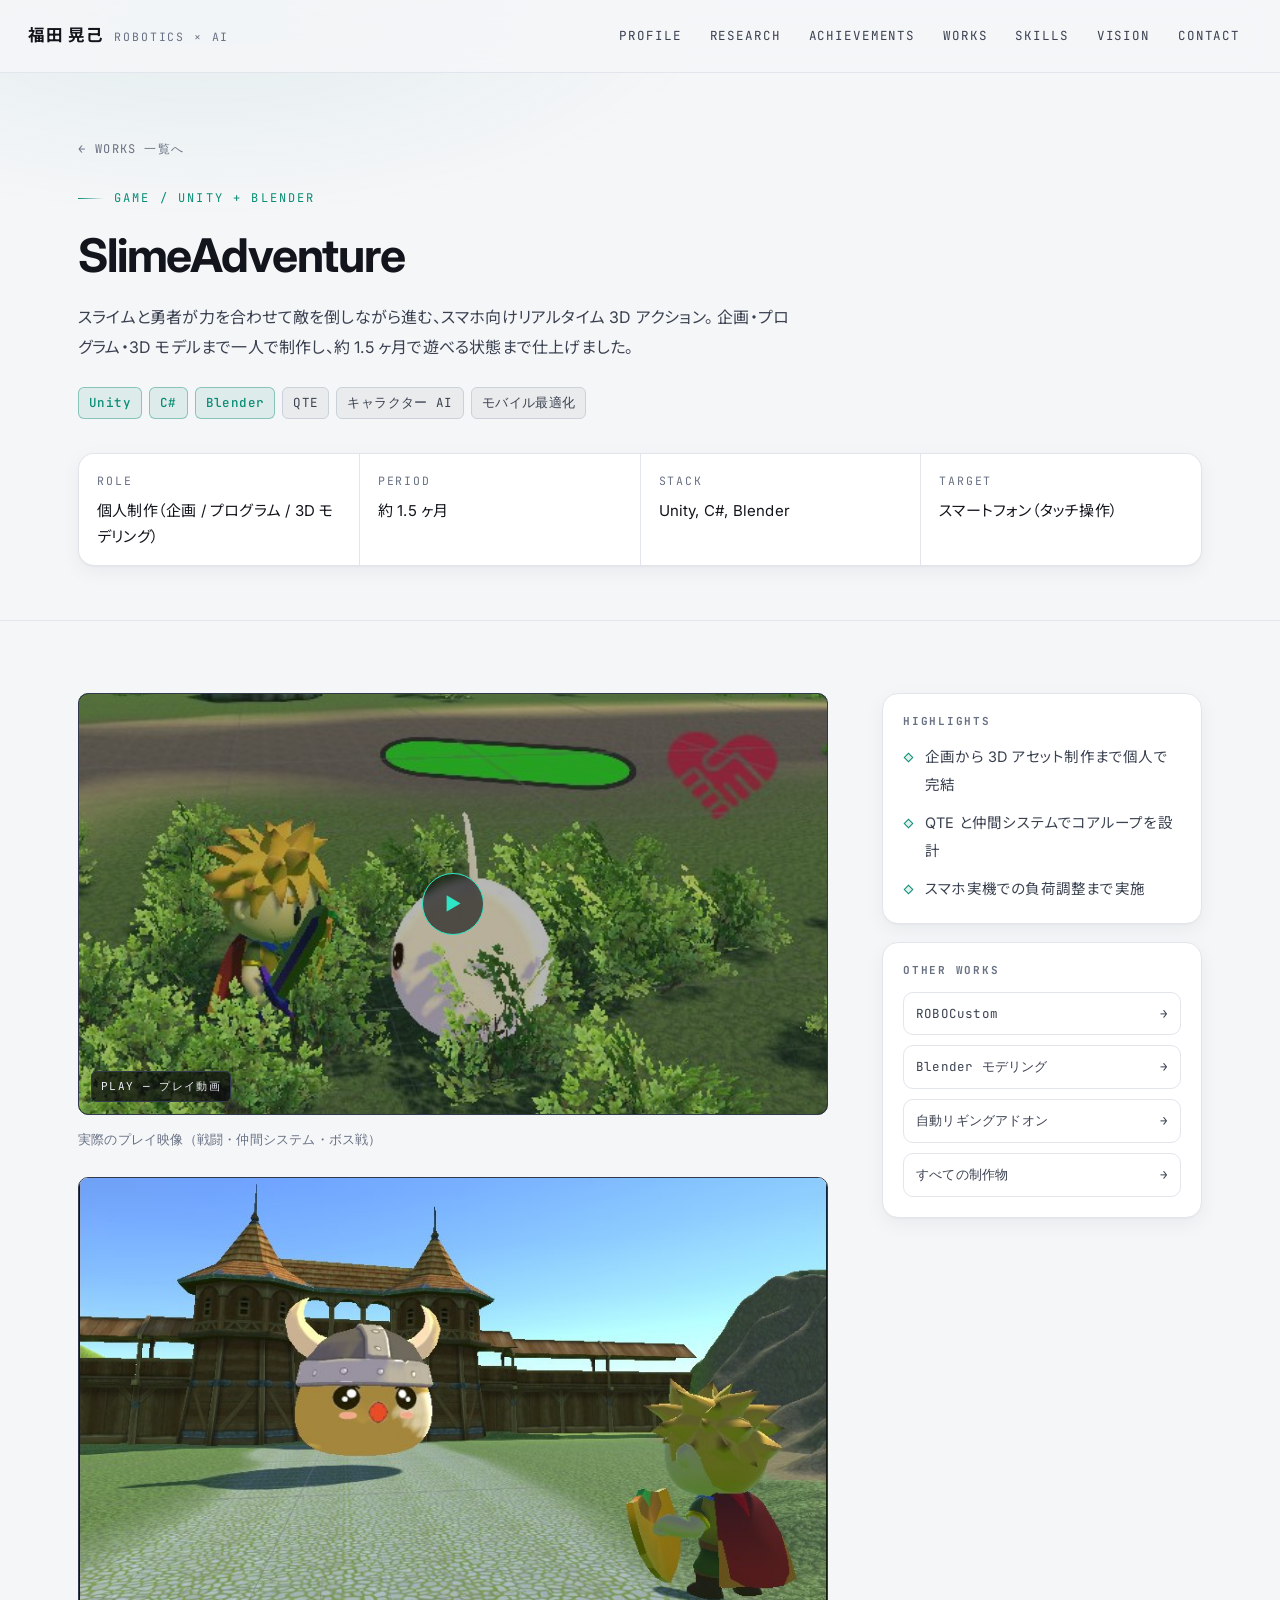
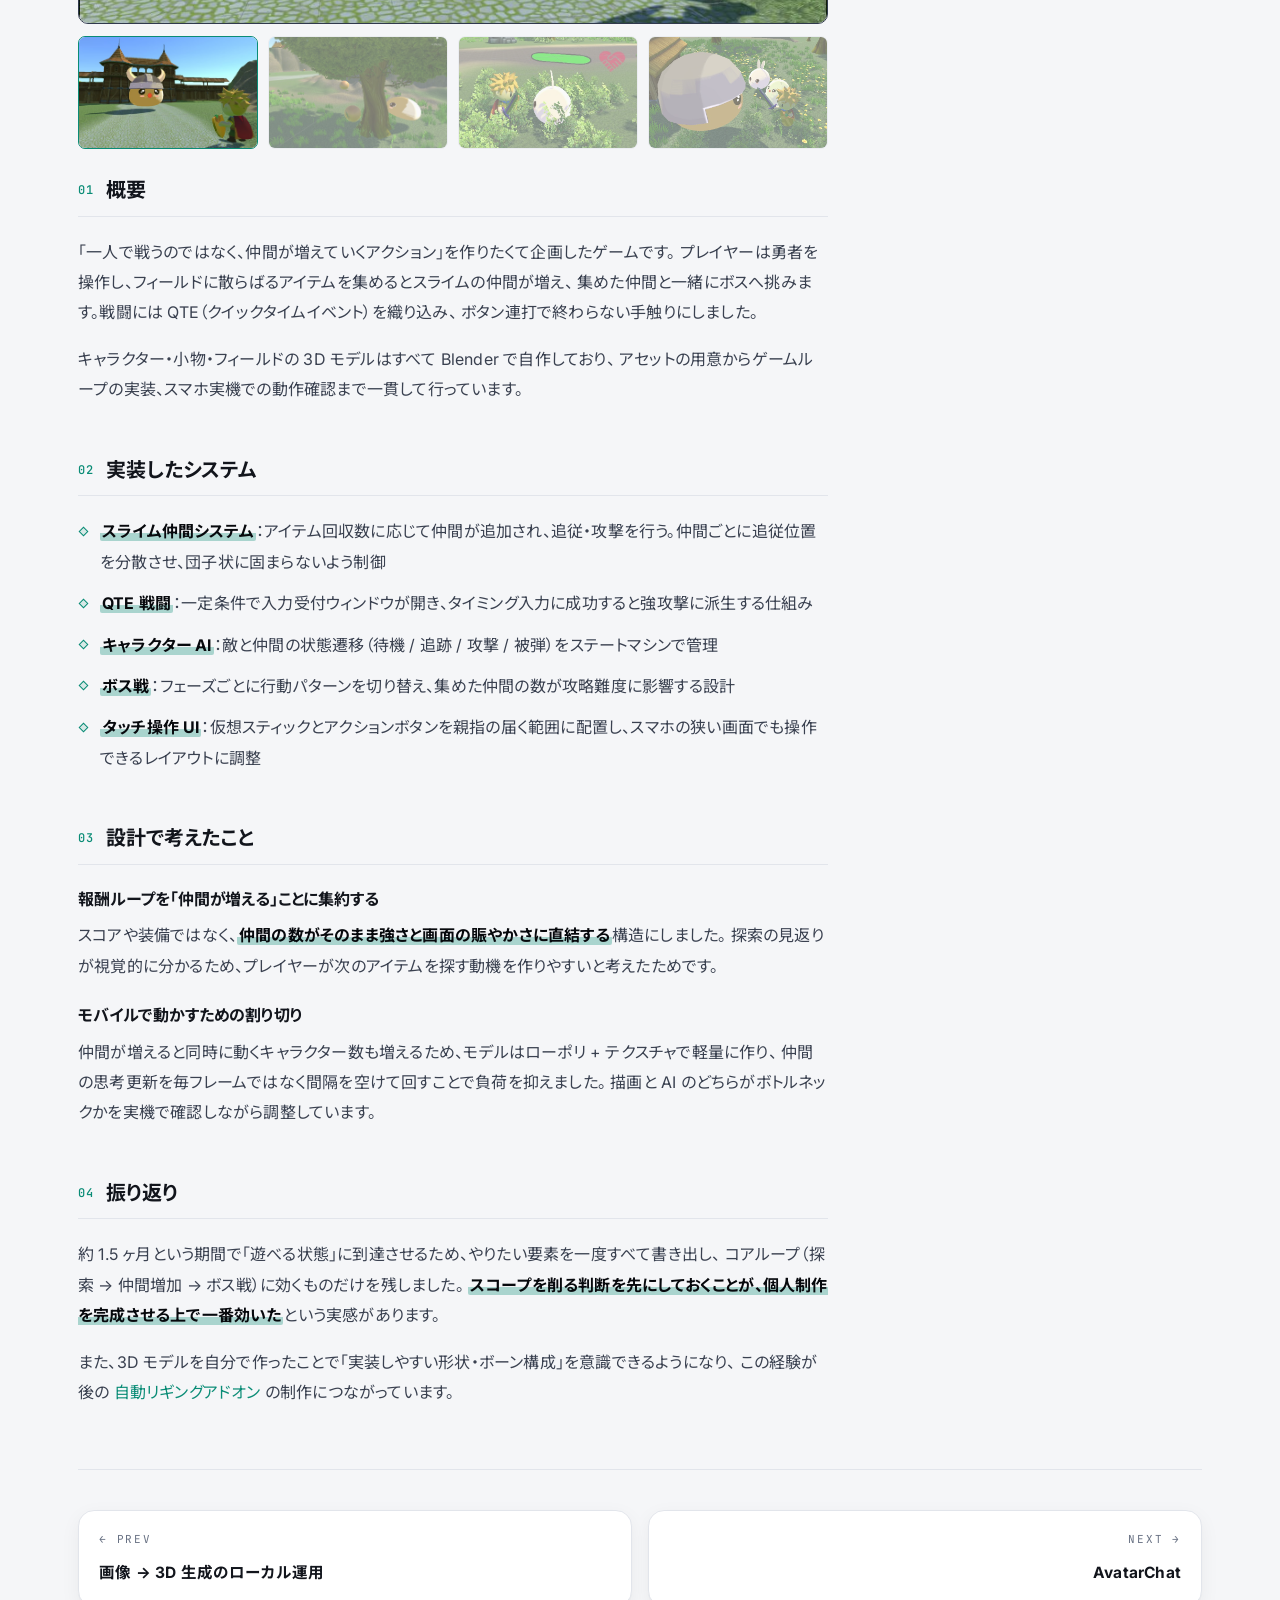
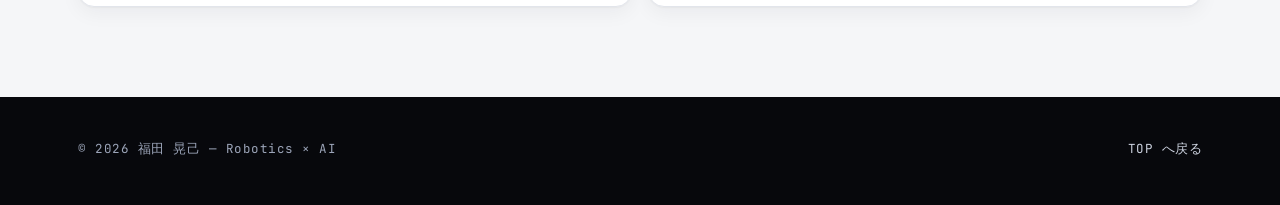
<file: works/slime-adventure.html>
<!DOCTYPE html>
<html lang="ja">
<head>
<meta charset="UTF-8">
<meta name="viewport" content="width=device-width, initial-scale=1.0">
<title>SlimeAdventure | 福田晃己 Portfolio</title>
<meta name="description" content="Unity + Blender で個人制作したスマホ向け3Dアクションゲーム SlimeAdventure。QTE戦闘・スライム仲間システム・ボス戦を約1.5ヶ月で実装。">
<link rel="icon" href="data:image/svg+xml,<svg xmlns='http://www.w3.org/2000/svg' viewBox='0 0 100 100'><rect width='100' height='100' rx='22' fill='%230A0C12'/><circle cx='50' cy='30' r='8' fill='none' stroke='%232EE6C5' stroke-width='5'/><path d='M50 40 L50 62 M50 45 L36 57 M50 45 L64 57 M50 62 L40 86 M50 62 L60 86' stroke='%232EE6C5' stroke-width='5.5' stroke-linecap='round' fill='none'/></svg>">
<link rel="preconnect" href="https://fonts.googleapis.com">
<link rel="preconnect" href="https://fonts.gstatic.com" crossorigin>
<link href="https://fonts.googleapis.com/css2?family=Inter:wght@400;500;600;700;800&family=JetBrains+Mono:wght@400;500;700&family=Noto+Sans+JP:wght@400;500;700;900&display=swap" rel="stylesheet">
<link rel="stylesheet" href="../assets/css/site.css">
</head>
<body>

<div class="progress"></div>

<nav class="nav solid">
  <a class="nav-logo" href="../index.html"><b>福田 晃己</b><span>ROBOTICS × AI</span></a>
  <ul class="nav-links">
    <li><a href="../index.html#profile">PROFILE</a></li>
    <li><a href="../research/index.html">RESEARCH</a></li>
    <li><a href="../index.html#achievements">ACHIEVEMENTS</a></li>
    <li><a href="../index.html#works">WORKS</a></li>
    <li><a href="../index.html#skills">SKILLS</a></li>
    <li><a href="../index.html#vision">VISION</a></li>
    <li><a href="../index.html#contact">CONTACT</a></li>
  </ul>
  <button class="nav-toggle" aria-label="メニューを開く" aria-expanded="false">☰</button>
</nav>

<header class="detail-head">
  <div class="wrap">
    <a class="crumb" href="../index.html#works"><span aria-hidden="true">←</span> WORKS 一覧へ</a>
    <div class="eyebrow">Game / Unity + Blender</div>
    <h1>SlimeAdventure</h1>
    <p class="sub">
      スライムと勇者が力を合わせて敵を倒しながら進む、スマホ向けリアルタイム 3D アクション。
      企画・プログラム・3D モデルまで一人で制作し、約 1.5 ヶ月で遊べる状態まで仕上げました。
    </p>
    <div class="chips">
      <span class="chip key">Unity</span><span class="chip key">C#</span><span class="chip key">Blender</span>
      <span class="chip">QTE</span><span class="chip">キャラクター AI</span><span class="chip">モバイル最適化</span>
    </div>
    <dl class="meta">
      <div><dt>ROLE</dt><dd>個人制作（企画 / プログラム / 3D モデリング）</dd></div>
      <div><dt>PERIOD</dt><dd>約 1.5 ヶ月</dd></div>
      <div><dt>STACK</dt><dd>Unity, C#, Blender</dd></div>
      <div><dt>TARGET</dt><dd>スマートフォン（タッチ操作）</dd></div>
    </dl>
  </div>
</header>

<main class="detail-body">
  <div class="wrap detail-grid">
    <div>

      <div class="vfacade" style="margin-bottom:14px" data-embed="https://drive.google.com/file/d/18yyRl0tOtSZl8B0CW1qop_zBi64hxykp/preview" role="button" tabindex="0" aria-label="SlimeAdventure のプレイ動画を再生">
        <img src="../img/slime-action3.jpg" alt="SlimeAdventure のプレイ画面" loading="lazy">
        <div class="play" aria-hidden="true">▶</div>
        <div class="vlbl">PLAY — プレイ動画</div>
      </div>
      <p class="cap" style="margin-bottom:26px">実際のプレイ映像（戦闘・仲間システム・ボス戦）</p>

      <div class="gal">
        <div class="gal-main"><img src="../img/slime-action1.jpg" alt="SlimeAdventure のゲーム画面：スライムと勇者が敵と戦っている場面" width="832" height="495"></div>
        <div class="gal-thumbs">
          <button class="on" data-src="../img/slime-action1.jpg" aria-label="スクリーンショット 1"><img src="../img/slime-action1.jpg" alt=""></button>
          <button data-src="../img/slime-action2.jpg" aria-label="スクリーンショット 2"><img src="../img/slime-action2.jpg" alt=""></button>
          <button data-src="../img/slime-action3.jpg" aria-label="スクリーンショット 3"><img src="../img/slime-action3.jpg" alt=""></button>
          <button data-src="../img/slime-action4.jpg" aria-label="スクリーンショット 4"><img src="../img/slime-action4.jpg" alt=""></button>
        </div>
      </div>

      <section class="block">
        <h2 data-n="01">概要</h2>
        <p>
          「一人で戦うのではなく、仲間が増えていくアクション」を作りたくて企画したゲームです。
          プレイヤーは勇者を操作し、フィールドに散らばるアイテムを集めるとスライムの仲間が増え、
          集めた仲間と一緒にボスへ挑みます。戦闘には QTE（クイックタイムイベント）を織り込み、
          ボタン連打で終わらない手触りにしました。
        </p>
        <p>
          キャラクター・小物・フィールドの 3D モデルはすべて Blender で自作しており、
          アセットの用意からゲームループの実装、スマホ実機での動作確認まで一貫して行っています。
        </p>
      </section>

      <section class="block">
        <h2 data-n="02">実装したシステム</h2>
        <ul class="pts">
          <li><strong>スライム仲間システム</strong>：アイテム回収数に応じて仲間が追加され、追従・攻撃を行う。仲間ごとに追従位置を分散させ、団子状に固まらないよう制御</li>
          <li><strong>QTE 戦闘</strong>：一定条件で入力受付ウィンドウが開き、タイミング入力に成功すると強攻撃に派生する仕組み</li>
          <li><strong>キャラクター AI</strong>：敵と仲間の状態遷移（待機 / 追跡 / 攻撃 / 被弾）をステートマシンで管理</li>
          <li><strong>ボス戦</strong>：フェーズごとに行動パターンを切り替え、集めた仲間の数が攻略難度に影響する設計</li>
          <li><strong>タッチ操作 UI</strong>：仮想スティックとアクションボタンを親指の届く範囲に配置し、スマホの狭い画面でも操作できるレイアウトに調整</li>
        </ul>
      </section>

      <section class="block">
        <h2 data-n="03">設計で考えたこと</h2>
        <h3>報酬ループを「仲間が増える」ことに集約する</h3>
        <p>
          スコアや装備ではなく、<strong>仲間の数がそのまま強さと画面の賑やかさに直結する</strong>構造にしました。
          探索の見返りが視覚的に分かるため、プレイヤーが次のアイテムを探す動機を作りやすいと考えたためです。
        </p>
        <h3>モバイルで動かすための割り切り</h3>
        <p>
          仲間が増えると同時に動くキャラクター数も増えるため、モデルはローポリ + テクスチャで軽量に作り、
          仲間の思考更新を毎フレームではなく間隔を空けて回すことで負荷を抑えました。
          描画と AI のどちらがボトルネックかを実機で確認しながら調整しています。
        </p>
      </section>

      <section class="block">
        <h2 data-n="04">振り返り</h2>
        <p>
          約 1.5 ヶ月という期間で「遊べる状態」に到達させるため、やりたい要素を一度すべて書き出し、
          コアループ（探索 → 仲間増加 → ボス戦）に効くものだけを残しました。
          <strong>スコープを削る判断を先にしておくことが、個人制作を完成させる上で一番効いた</strong>という実感があります。
        </p>
        <p>
          また、3D モデルを自分で作ったことで「実装しやすい形状・ボーン構成」を意識できるようになり、
          この経験が後の <a href="blender-autorig.html" style="color:var(--acc)">自動リギングアドオン</a> の制作につながっています。
        </p>
      </section>

    </div>

    <aside class="side">
      <div class="side-box">
        <h4>HIGHLIGHTS</h4>
        <ul class="pts">
          <li>企画から 3D アセット制作まで個人で完結</li>
          <li>QTE と仲間システムでコアループを設計</li>
          <li>スマホ実機での負荷調整まで実施</li>
        </ul>
      </div>
      <div class="side-box">
        <h4>OTHER WORKS</h4>
        <ul class="side-list">
          <li><a href="robocustom.html">ROBOCustom <span aria-hidden="true">→</span></a></li>
          <li><a href="blender-modeling.html">Blender モデリング <span aria-hidden="true">→</span></a></li>
          <li><a href="blender-autorig.html">自動リギングアドオン <span aria-hidden="true">→</span></a></li>
          <li><a href="../index.html#works">すべての制作物 <span aria-hidden="true">→</span></a></li>
        </ul>
      </div>
    </aside>
  </div>

  <div class="wrap">
    <nav class="pager" aria-label="前後の制作物">
      <a class="prev" href="triposplat.html"><div class="dir">← PREV</div><div class="ttl">画像 → 3D 生成のローカル運用</div></a>
      <a class="next" href="avatarchat.html"><div class="dir">NEXT →</div><div class="ttl">AvatarChat</div></a>
    </nav>
  </div>
</main>

<footer>
  <div class="wrap frow">
    <span>© 2026 福田 晃己 — Robotics × AI</span>
    <span><a href="../index.html">TOP へ戻る</a></span>
  </div>
</footer>

<script src="../assets/js/site.js" defer></script>
</body>
</html>
</file>
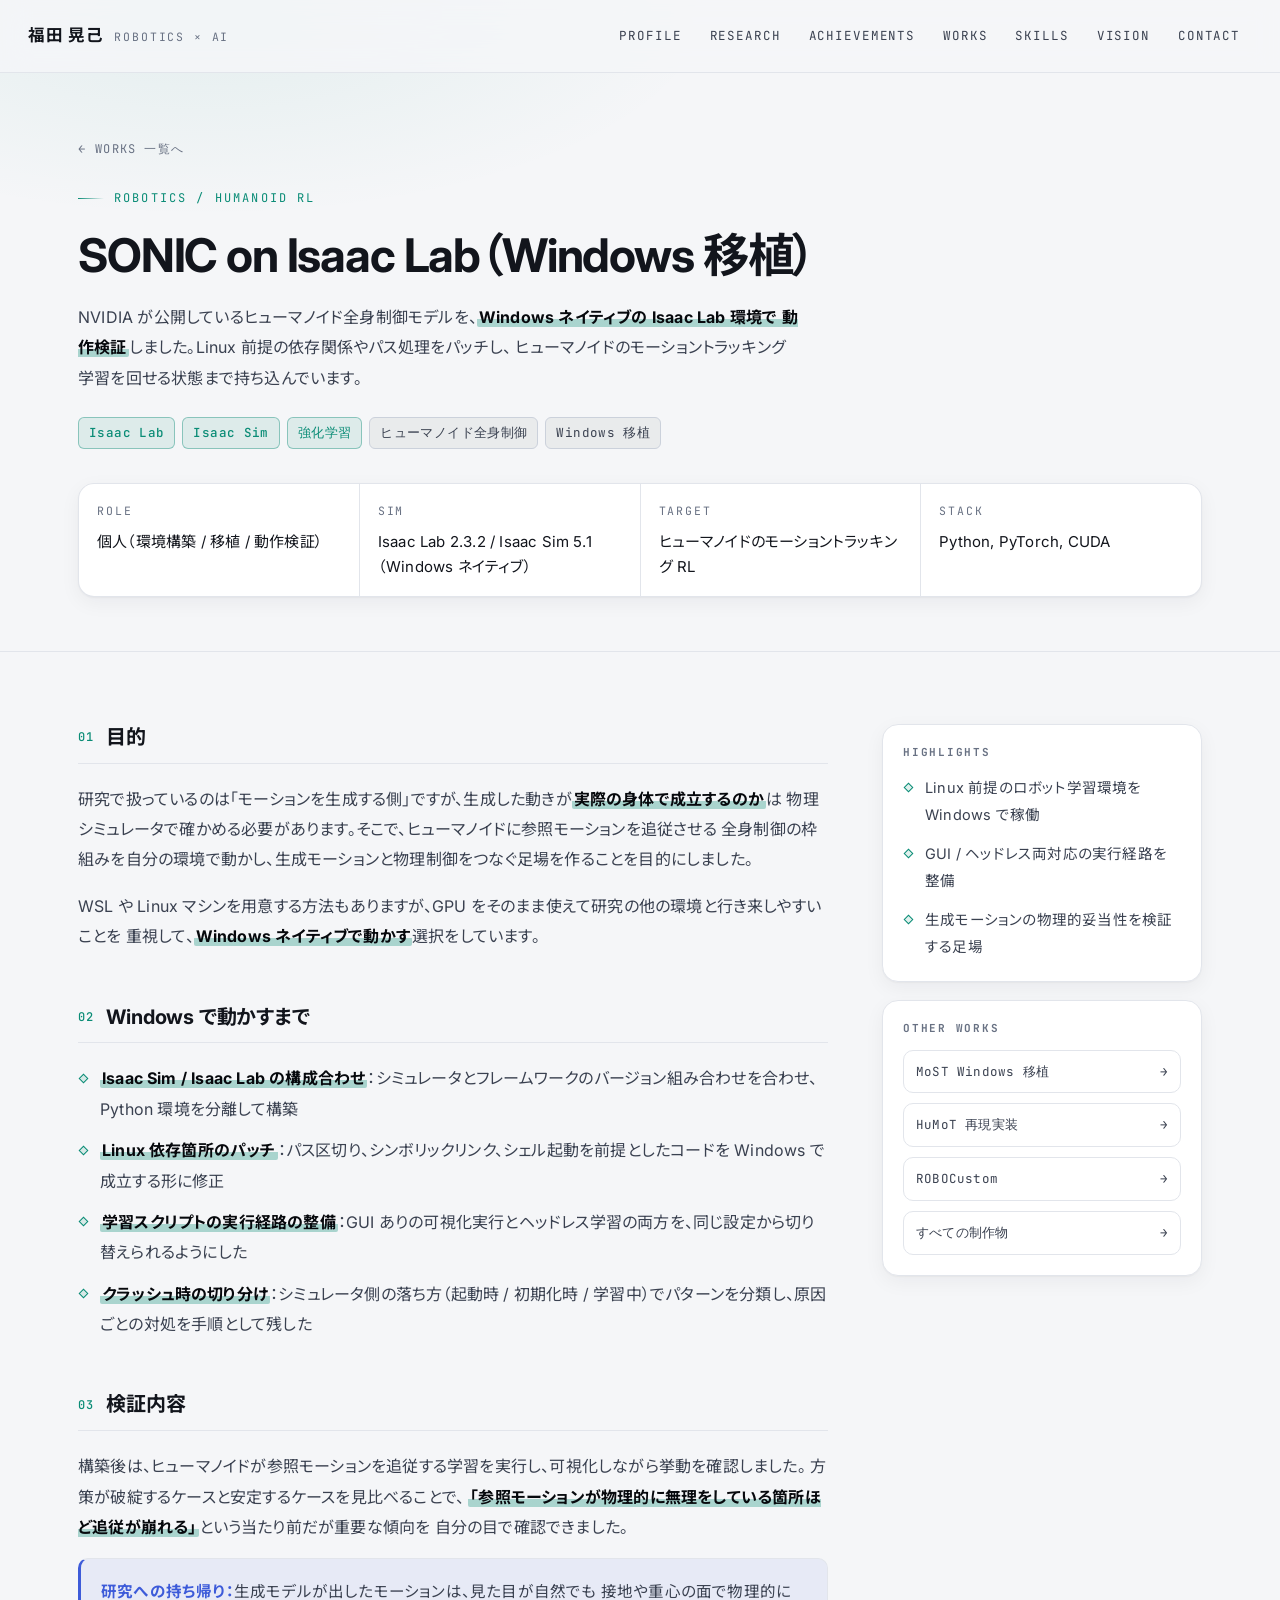
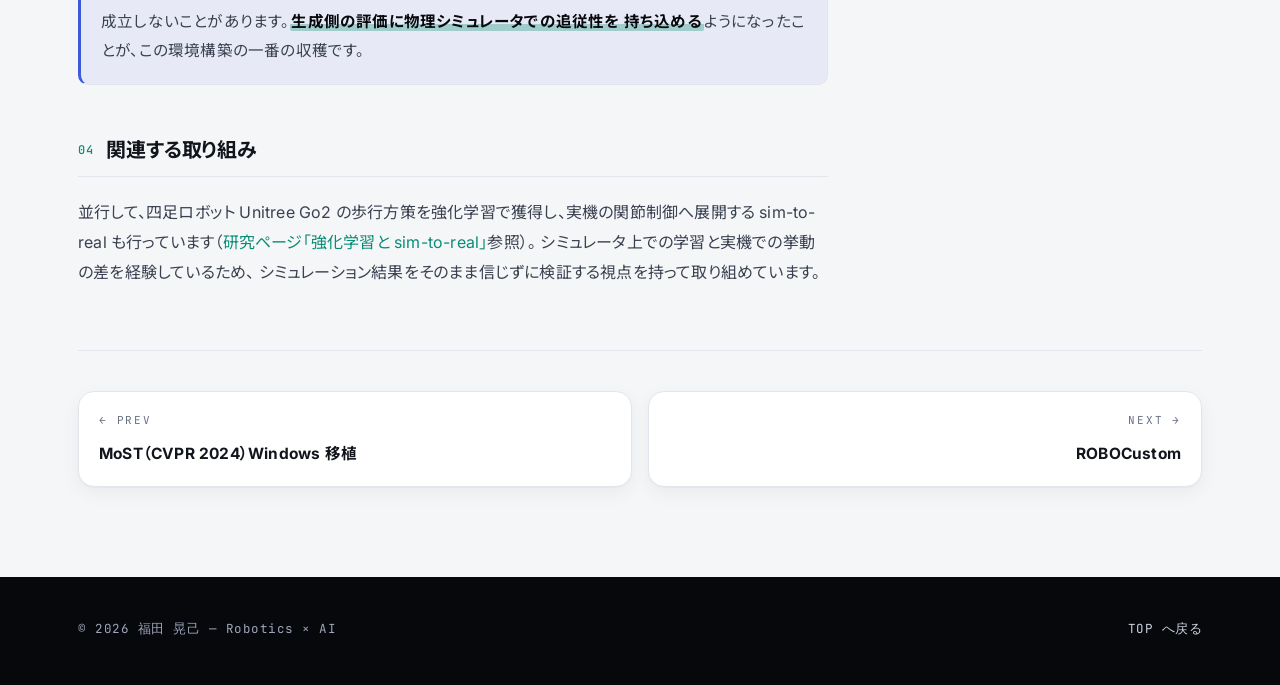
<file: works/sonic-isaaclab.html>
<!DOCTYPE html>
<html lang="ja">
<head>
<meta charset="UTF-8">
<meta name="viewport" content="width=device-width, initial-scale=1.0">
<title>SONIC on Isaac Lab（Windows 移植）| 福田晃己 Portfolio</title>
<meta name="description" content="NVIDIA GEAR-SONIC のヒューマノイド全身制御をWindowsネイティブのIsaac Lab 2.3.2 / Isaac Sim 5.1 上で動作検証した記録。">
<link rel="icon" href="data:image/svg+xml,<svg xmlns='http://www.w3.org/2000/svg' viewBox='0 0 100 100'><rect width='100' height='100' rx='22' fill='%230A0C12'/><circle cx='50' cy='30' r='8' fill='none' stroke='%232EE6C5' stroke-width='5'/><path d='M50 40 L50 62 M50 45 L36 57 M50 45 L64 57 M50 62 L40 86 M50 62 L60 86' stroke='%232EE6C5' stroke-width='5.5' stroke-linecap='round' fill='none'/></svg>">
<link rel="preconnect" href="https://fonts.googleapis.com">
<link rel="preconnect" href="https://fonts.gstatic.com" crossorigin>
<link href="https://fonts.googleapis.com/css2?family=Inter:wght@400;500;600;700;800&family=JetBrains+Mono:wght@400;500;700&family=Noto+Sans+JP:wght@400;500;700;900&display=swap" rel="stylesheet">
<link rel="stylesheet" href="../assets/css/site.css">
</head>
<body>

<div class="progress"></div>

<nav class="nav solid">
  <a class="nav-logo" href="../index.html"><b>福田 晃己</b><span>ROBOTICS × AI</span></a>
  <ul class="nav-links">
    <li><a href="../index.html#profile">PROFILE</a></li>
    <li><a href="../research/index.html">RESEARCH</a></li>
    <li><a href="../index.html#achievements">ACHIEVEMENTS</a></li>
    <li><a href="../index.html#works">WORKS</a></li>
    <li><a href="../index.html#skills">SKILLS</a></li>
    <li><a href="../index.html#vision">VISION</a></li>
    <li><a href="../index.html#contact">CONTACT</a></li>
  </ul>
  <button class="nav-toggle" aria-label="メニューを開く" aria-expanded="false">☰</button>
</nav>

<header class="detail-head">
  <div class="wrap">
    <a class="crumb" href="../index.html#works"><span aria-hidden="true">←</span> WORKS 一覧へ</a>
    <div class="eyebrow">Robotics / Humanoid RL</div>
    <h1>SONIC on Isaac Lab（Windows 移植）</h1>
    <p class="sub">
      NVIDIA が公開しているヒューマノイド全身制御モデルを、<strong>Windows ネイティブの Isaac Lab 環境で
      動作検証</strong>しました。Linux 前提の依存関係やパス処理をパッチし、
      ヒューマノイドのモーショントラッキング学習を回せる状態まで持ち込んでいます。
    </p>
    <div class="chips">
      <span class="chip key">Isaac Lab</span><span class="chip key">Isaac Sim</span><span class="chip key">強化学習</span>
      <span class="chip">ヒューマノイド全身制御</span><span class="chip">Windows 移植</span>
    </div>
    <dl class="meta">
      <div><dt>ROLE</dt><dd>個人（環境構築 / 移植 / 動作検証）</dd></div>
      <div><dt>SIM</dt><dd>Isaac Lab 2.3.2 / Isaac Sim 5.1（Windows ネイティブ）</dd></div>
      <div><dt>TARGET</dt><dd>ヒューマノイドのモーショントラッキング RL</dd></div>
      <div><dt>STACK</dt><dd>Python, PyTorch, CUDA</dd></div>
    </dl>
  </div>
</header>

<main class="detail-body">
  <div class="wrap detail-grid">
    <div>

      <section class="block">
        <h2 data-n="01">目的</h2>
        <p>
          研究で扱っているのは「モーションを生成する側」ですが、生成した動きが<strong>実際の身体で成立するのか</strong>は
          物理シミュレータで確かめる必要があります。そこで、ヒューマノイドに参照モーションを追従させる
          全身制御の枠組みを自分の環境で動かし、生成モーションと物理制御をつなぐ足場を作ることを目的にしました。
        </p>
        <p>
          WSL や Linux マシンを用意する方法もありますが、GPU をそのまま使えて研究の他の環境と行き来しやすいことを
          重視して、<strong>Windows ネイティブで動かす</strong>選択をしています。
        </p>
      </section>

      <section class="block">
        <h2 data-n="02">Windows で動かすまで</h2>
        <ul class="pts">
          <li><strong>Isaac Sim / Isaac Lab の構成合わせ</strong>：シミュレータとフレームワークのバージョン組み合わせを合わせ、Python 環境を分離して構築</li>
          <li><strong>Linux 依存箇所のパッチ</strong>：パス区切り、シンボリックリンク、シェル起動を前提としたコードを Windows で成立する形に修正</li>
          <li><strong>学習スクリプトの実行経路の整備</strong>：GUI ありの可視化実行とヘッドレス学習の両方を、同じ設定から切り替えられるようにした</li>
          <li><strong>クラッシュ時の切り分け</strong>：シミュレータ側の落ち方（起動時 / 初期化時 / 学習中）でパターンを分類し、原因ごとの対処を手順として残した</li>
        </ul>
      </section>

      <section class="block">
        <h2 data-n="03">検証内容</h2>
        <p>
          構築後は、ヒューマノイドが参照モーションを追従する学習を実行し、可視化しながら挙動を確認しました。
          方策が破綻するケースと安定するケースを見比べることで、
          <strong>「参照モーションが物理的に無理をしている箇所ほど追従が崩れる」</strong>という当たり前だが重要な傾向を
          自分の目で確認できました。
        </p>
        <div class="note">
          <b>研究への持ち帰り：</b>生成モデルが出したモーションは、見た目が自然でも
          接地や重心の面で物理的に成立しないことがあります。<strong>生成側の評価に物理シミュレータでの追従性を
          持ち込める</strong>ようになったことが、この環境構築の一番の収穫です。
        </div>
      </section>

      <section class="block">
        <h2 data-n="04">関連する取り組み</h2>
        <p>
          並行して、四足ロボット Unitree Go2 の歩行方策を強化学習で獲得し、実機の関節制御へ展開する
          sim-to-real も行っています（<a href="../research/physical-ai.html" style="color:var(--acc)">研究ページ「強化学習と sim-to-real」</a>参照）。
          シミュレータ上での学習と実機での挙動の差を経験しているため、
          シミュレーション結果をそのまま信じずに検証する視点を持って取り組めています。
        </p>
      </section>

    </div>

    <aside class="side">
      <div class="side-box">
        <h4>HIGHLIGHTS</h4>
        <ul class="pts">
          <li>Linux 前提のロボット学習環境を Windows で稼働</li>
          <li>GUI / ヘッドレス両対応の実行経路を整備</li>
          <li>生成モーションの物理的妥当性を検証する足場</li>
        </ul>
      </div>
      <div class="side-box">
        <h4>OTHER WORKS</h4>
        <ul class="side-list">
          <li><a href="most.html">MoST Windows 移植 <span aria-hidden="true">→</span></a></li>
          <li><a href="humot.html">HuMoT 再現実装 <span aria-hidden="true">→</span></a></li>
          <li><a href="robocustom.html">ROBOCustom <span aria-hidden="true">→</span></a></li>
          <li><a href="../index.html#works">すべての制作物 <span aria-hidden="true">→</span></a></li>
        </ul>
      </div>
    </aside>
  </div>

  <div class="wrap">
    <nav class="pager" aria-label="前後の制作物">
      <a class="prev" href="most.html"><div class="dir">← PREV</div><div class="ttl">MoST（CVPR 2024）Windows 移植</div></a>
      <a class="next" href="robocustom.html"><div class="dir">NEXT →</div><div class="ttl">ROBOCustom</div></a>
    </nav>
  </div>
</main>

<footer>
  <div class="wrap frow">
    <span>© 2026 福田 晃己 — Robotics × AI</span>
    <span><a href="../index.html">TOP へ戻る</a></span>
  </div>
</footer>

<script src="../assets/js/site.js" defer></script>
</body>
</html>
</file>
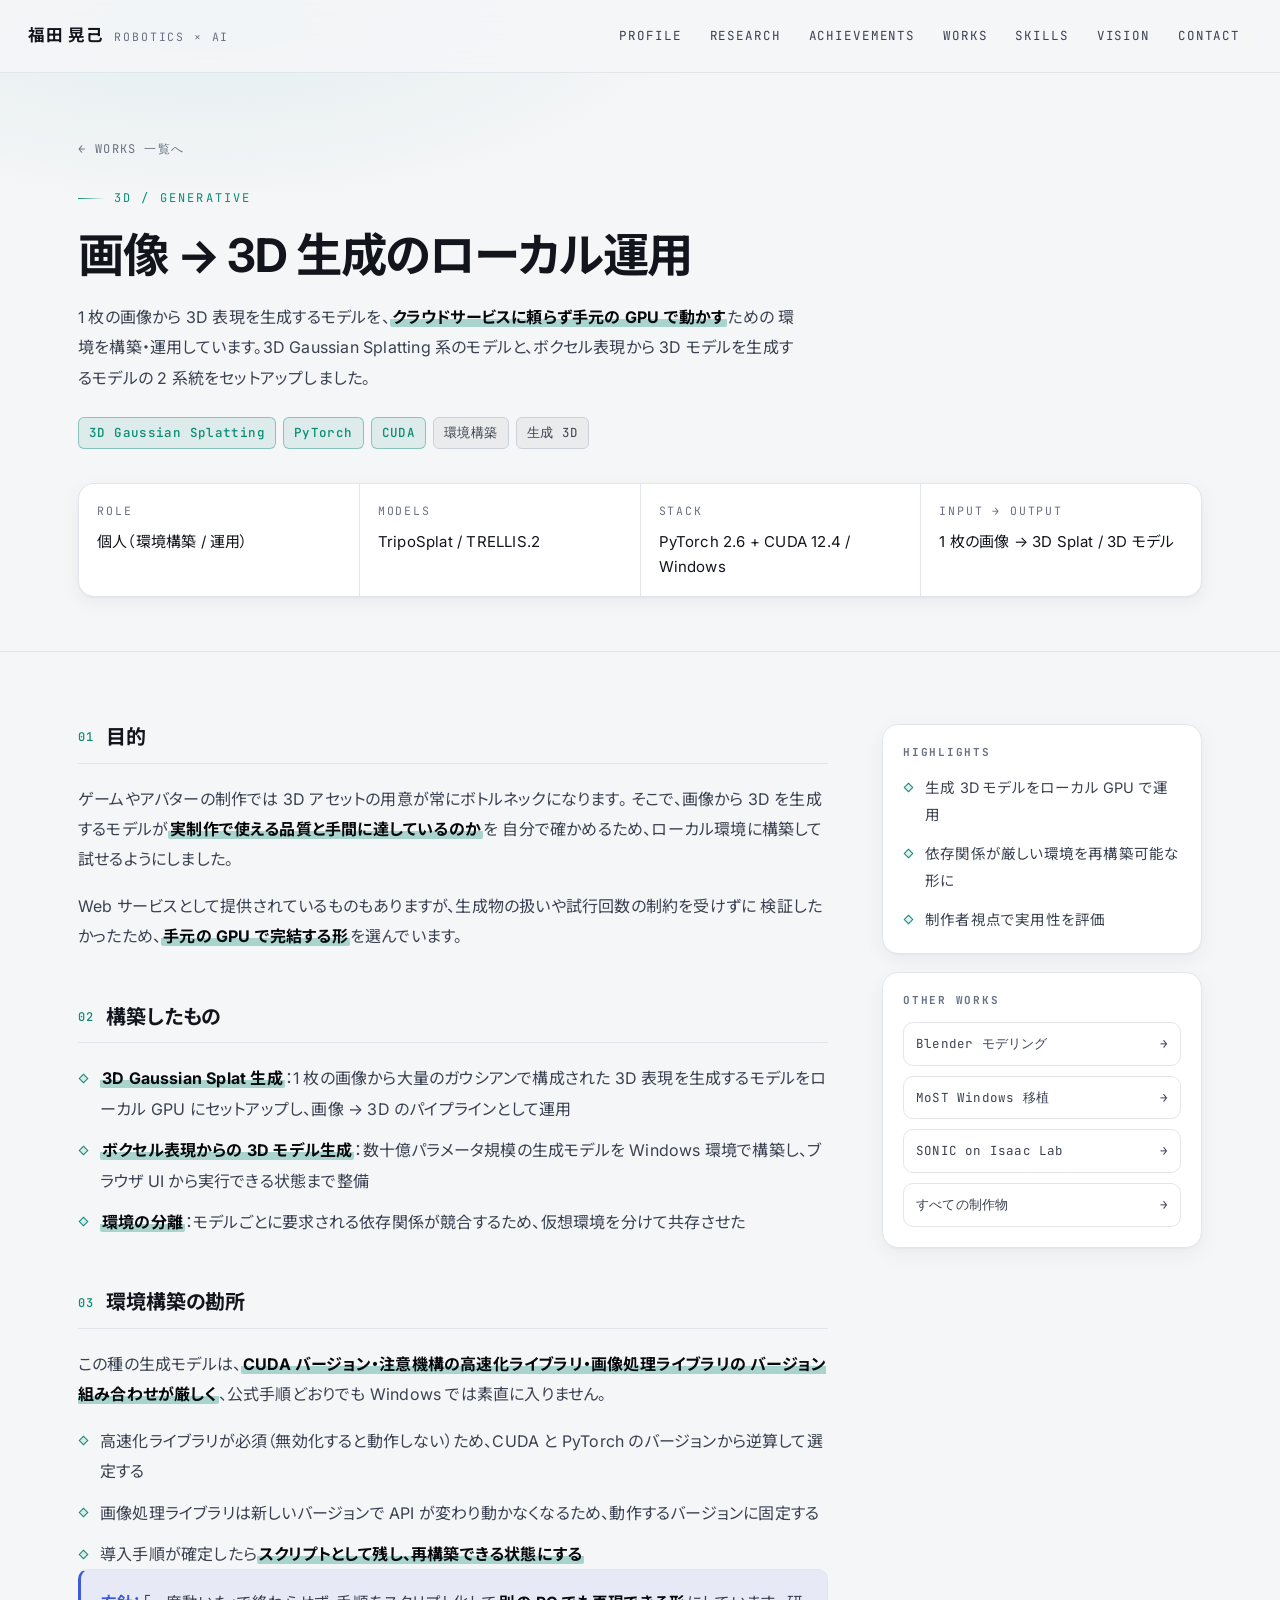
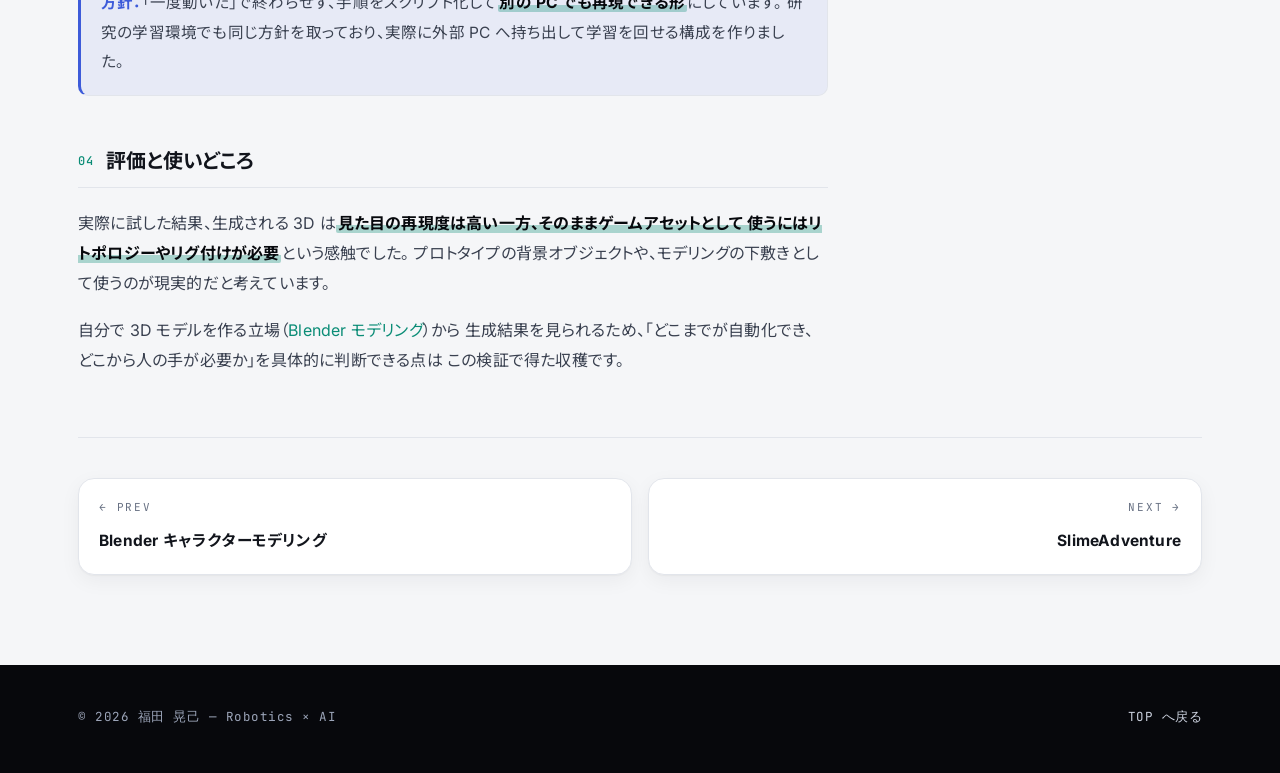
<file: works/triposplat.html>
<!DOCTYPE html>
<html lang="ja">
<head>
<meta charset="UTF-8">
<meta name="viewport" content="width=device-width, initial-scale=1.0">
<title>画像 → 3D 生成のローカル運用 | 福田晃己 Portfolio</title>
<meta name="description" content="1枚の画像から3D Gaussian Splatや3Dモデルを生成するモデル（TripoSplat / TRELLIS.2）をローカルGPUに構築し、画像→3Dパイプラインとして運用。">
<link rel="icon" href="data:image/svg+xml,<svg xmlns='http://www.w3.org/2000/svg' viewBox='0 0 100 100'><rect width='100' height='100' rx='22' fill='%230A0C12'/><circle cx='50' cy='30' r='8' fill='none' stroke='%232EE6C5' stroke-width='5'/><path d='M50 40 L50 62 M50 45 L36 57 M50 45 L64 57 M50 62 L40 86 M50 62 L60 86' stroke='%232EE6C5' stroke-width='5.5' stroke-linecap='round' fill='none'/></svg>">
<link rel="preconnect" href="https://fonts.googleapis.com">
<link rel="preconnect" href="https://fonts.gstatic.com" crossorigin>
<link href="https://fonts.googleapis.com/css2?family=Inter:wght@400;500;600;700;800&family=JetBrains+Mono:wght@400;500;700&family=Noto+Sans+JP:wght@400;500;700;900&display=swap" rel="stylesheet">
<link rel="stylesheet" href="../assets/css/site.css">
</head>
<body>

<div class="progress"></div>

<nav class="nav solid">
  <a class="nav-logo" href="../index.html"><b>福田 晃己</b><span>ROBOTICS × AI</span></a>
  <ul class="nav-links">
    <li><a href="../index.html#profile">PROFILE</a></li>
    <li><a href="../research/index.html">RESEARCH</a></li>
    <li><a href="../index.html#achievements">ACHIEVEMENTS</a></li>
    <li><a href="../index.html#works">WORKS</a></li>
    <li><a href="../index.html#skills">SKILLS</a></li>
    <li><a href="../index.html#vision">VISION</a></li>
    <li><a href="../index.html#contact">CONTACT</a></li>
  </ul>
  <button class="nav-toggle" aria-label="メニューを開く" aria-expanded="false">☰</button>
</nav>

<header class="detail-head">
  <div class="wrap">
    <a class="crumb" href="../index.html#works"><span aria-hidden="true">←</span> WORKS 一覧へ</a>
    <div class="eyebrow">3D / Generative</div>
    <h1>画像 → 3D 生成のローカル運用</h1>
    <p class="sub">
      1 枚の画像から 3D 表現を生成するモデルを、<strong>クラウドサービスに頼らず手元の GPU で動かす</strong>ための
      環境を構築・運用しています。3D Gaussian Splatting 系のモデルと、ボクセル表現から
      3D モデルを生成するモデルの 2 系統をセットアップしました。
    </p>
    <div class="chips">
      <span class="chip key">3D Gaussian Splatting</span><span class="chip key">PyTorch</span><span class="chip key">CUDA</span>
      <span class="chip">環境構築</span><span class="chip">生成 3D</span>
    </div>
    <dl class="meta">
      <div><dt>ROLE</dt><dd>個人（環境構築 / 運用）</dd></div>
      <div><dt>MODELS</dt><dd>TripoSplat / TRELLIS.2</dd></div>
      <div><dt>STACK</dt><dd>PyTorch 2.6 + CUDA 12.4 / Windows</dd></div>
      <div><dt>INPUT → OUTPUT</dt><dd>1 枚の画像 → 3D Splat / 3D モデル</dd></div>
    </dl>
  </div>
</header>

<main class="detail-body">
  <div class="wrap detail-grid">
    <div>

      <section class="block">
        <h2 data-n="01">目的</h2>
        <p>
          ゲームやアバターの制作では 3D アセットの用意が常にボトルネックになります。
          そこで、画像から 3D を生成するモデルが<strong>実制作で使える品質と手間に達しているのか</strong>を
          自分で確かめるため、ローカル環境に構築して試せるようにしました。
        </p>
        <p>
          Web サービスとして提供されているものもありますが、生成物の扱いや試行回数の制約を受けずに
          検証したかったため、<strong>手元の GPU で完結する形</strong>を選んでいます。
        </p>
      </section>

      <section class="block">
        <h2 data-n="02">構築したもの</h2>
        <ul class="pts">
          <li><strong>3D Gaussian Splat 生成</strong>：1 枚の画像から大量のガウシアンで構成された 3D 表現を生成するモデルをローカル GPU にセットアップし、画像 → 3D のパイプラインとして運用</li>
          <li><strong>ボクセル表現からの 3D モデル生成</strong>：数十億パラメータ規模の生成モデルを Windows 環境で構築し、ブラウザ UI から実行できる状態まで整備</li>
          <li><strong>環境の分離</strong>：モデルごとに要求される依存関係が競合するため、仮想環境を分けて共存させた</li>
        </ul>
      </section>

      <section class="block">
        <h2 data-n="03">環境構築の勘所</h2>
        <p>
          この種の生成モデルは、<strong>CUDA バージョン・注意機構の高速化ライブラリ・画像処理ライブラリの
          バージョン組み合わせが厳しく</strong>、公式手順どおりでも Windows では素直に入りません。
        </p>
        <ul class="pts">
          <li>高速化ライブラリが必須（無効化すると動作しない）ため、CUDA と PyTorch のバージョンから逆算して選定する</li>
          <li>画像処理ライブラリは新しいバージョンで API が変わり動かなくなるため、動作するバージョンに固定する</li>
          <li>導入手順が確定したら<strong>スクリプトとして残し、再構築できる状態にする</strong></li>
        </ul>
        <div class="note">
          <b>方針：</b>「一度動いた」で終わらせず、手順をスクリプト化して<strong>別の PC でも再現できる形</strong>にしています。
          研究の学習環境でも同じ方針を取っており、実際に外部 PC へ持ち出して学習を回せる構成を作りました。
        </div>
      </section>

      <section class="block">
        <h2 data-n="04">評価と使いどころ</h2>
        <p>
          実際に試した結果、生成される 3D は<strong>見た目の再現度は高い一方、そのままゲームアセットとして
          使うにはリトポロジーやリグ付けが必要</strong>という感触でした。
          プロトタイプの背景オブジェクトや、モデリングの下敷きとして使うのが現実的だと考えています。
        </p>
        <p>
          自分で 3D モデルを作る立場（<a href="blender-modeling.html" style="color:var(--acc)">Blender モデリング</a>）から
          生成結果を見られるため、「どこまでが自動化でき、どこから人の手が必要か」を具体的に判断できる点は
          この検証で得た収穫です。
        </p>
      </section>

    </div>

    <aside class="side">
      <div class="side-box">
        <h4>HIGHLIGHTS</h4>
        <ul class="pts">
          <li>生成 3D モデルをローカル GPU で運用</li>
          <li>依存関係が厳しい環境を再構築可能な形に</li>
          <li>制作者視点で実用性を評価</li>
        </ul>
      </div>
      <div class="side-box">
        <h4>OTHER WORKS</h4>
        <ul class="side-list">
          <li><a href="blender-modeling.html">Blender モデリング <span aria-hidden="true">→</span></a></li>
          <li><a href="most.html">MoST Windows 移植 <span aria-hidden="true">→</span></a></li>
          <li><a href="sonic-isaaclab.html">SONIC on Isaac Lab <span aria-hidden="true">→</span></a></li>
          <li><a href="../index.html#works">すべての制作物 <span aria-hidden="true">→</span></a></li>
        </ul>
      </div>
    </aside>
  </div>

  <div class="wrap">
    <nav class="pager" aria-label="前後の制作物">
      <a class="prev" href="blender-modeling.html"><div class="dir">← PREV</div><div class="ttl">Blender キャラクターモデリング</div></a>
      <a class="next" href="slime-adventure.html"><div class="dir">NEXT →</div><div class="ttl">SlimeAdventure</div></a>
    </nav>
  </div>
</main>

<footer>
  <div class="wrap frow">
    <span>© 2026 福田 晃己 — Robotics × AI</span>
    <span><a href="../index.html">TOP へ戻る</a></span>
  </div>
</footer>

<script src="../assets/js/site.js" defer></script>
</body>
</html>
</file>
<file: assets/css/site.css>
/* =========================================================================
   Fukuda Koki — Portfolio  /  shared stylesheet
   Dark technical theme. No frameworks, no build step.
   ========================================================================= */

/* ---------- tokens ----------
   Light, high-contrast body so the page reads well when screen-shared in an
   interview. The hero, footer, videos and diagrams stay dark ("screens"):
   they re-declare the same tokens through the .dark scope below. */
:root {
  --bg:        #F5F6F8;
  --bg-alt:    #FFFFFF;
  --panel:     #FFFFFF;
  --panel-2:   #F0F2F5;
  --line:      #E2E5EB;
  --line-hi:   #CBD1DB;
  --ink:       16, 22, 34;          /* rgb of overlays / hairlines */
  --bg-rgb:    245, 246, 248;

  --tx:        #12151C;
  --tx-2:      #3A4150;   /* body copy */
  --tx-3:      #687183;   /* labels & captions */
  --tx-hi:     #07090D;   /* emphasised words */
  --mark:      rgba(var(--acc-rgb), .32);

  --acc:       #0A8C76;   /* accent for text / strokes on light */
  --acc-rgb:   10, 140, 118;
  --acc-fill:  #0FA88E;
  --on-acc:    #FFFFFF;
  --acc-glow:  rgba(10, 140, 118, .12);
  --acc2:      #3D5BD9;
  --acc2-rgb:  61, 91, 217;
  --violet:    #7448D4;
  --violet-rgb: 116, 72, 212;
  --gold:      #A87300;
  --gold-rgb:  168, 115, 0;

  --shadow:    0 1px 2px rgba(16, 22, 34, .04), 0 6px 20px rgba(16, 22, 34, .05);
  --shadow-hi: 0 2px 4px rgba(16, 22, 34, .05), 0 18px 40px rgba(16, 22, 34, .10);
  --grid:      transparent;

  --r:         16px;
  --r-sm:      10px;
  --maxw:      1180px;

  --mono: "JetBrains Mono", ui-monospace, "SFMono-Regular", Consolas, monospace;
  --sans: "Inter", "Noto Sans JP", "Hiragino Sans", "Yu Gothic UI", sans-serif;
}

.dark, .hero, footer, .nav:not(.stuck):not(.solid), .fig, .vfacade, .wglyph, .gal-main {
  --bg:        #07080C;
  --bg-alt:    #0A0C12;
  --panel:     #11151D;
  --panel-2:   #171C26;
  --line:      #222938;
  --line-hi:   #313A4D;
  --ink:       255, 255, 255;
  --bg-rgb:    7, 8, 12;

  --tx:        #EDF0F7;
  --tx-2:      #CDD3E0;
  --tx-3:      #9CA5B9;
  --tx-hi:     #FFFFFF;
  --mark:      rgba(var(--acc-rgb), .2);

  --acc:       #2EE6C5;
  --acc-rgb:   46, 230, 197;
  --acc-fill:  #2EE6C5;
  --on-acc:    #04120F;
  --acc-glow:  rgba(var(--acc-rgb), .16);
  --acc2:      #6C8CFF;
  --acc2-rgb:  108, 140, 255;
  --violet:    #B08CFF;
  --violet-rgb: 176, 140, 255;
  --gold:      #F0C24B;
  --gold-rgb:  240, 193, 75;

  --shadow:    none;
  --shadow-hi: 0 22px 50px rgba(0, 0, 0, .5);
  --grid:      rgba(var(--ink), .016);
  color: var(--tx);
}

*, *::before, *::after { margin: 0; padding: 0; box-sizing: border-box; }

html {
  scroll-behavior: smooth;
  scroll-padding-top: 88px;
  -webkit-text-size-adjust: 100%;
}

body {
  background: var(--bg);
  color: var(--tx);
  font-family: var(--sans);
  font-size: 16.5px;
  line-height: 1.9;
  font-feature-settings: "palt" 1;
  letter-spacing: .012em;
  -webkit-font-smoothing: antialiased;
  overflow-x: hidden;
}

/* faint technical grid over the whole page */
body::before {
  content: "";
  position: fixed;
  inset: 0;
  z-index: 0;
  pointer-events: none;
  background-image:
    linear-gradient(var(--grid) 1px, transparent 1px),
    linear-gradient(90deg, var(--grid) 1px, transparent 1px);
  background-size: 64px 64px;
}
body > * { position: relative; z-index: 1; }

img { max-width: 100%; height: auto; display: block; }
a { color: inherit; text-decoration: none; }
::selection { background: rgba(var(--acc-rgb), .26); }

:focus-visible {
  outline: 2px solid var(--acc);
  outline-offset: 3px;
  border-radius: 4px;
}

.wrap { width: 100%; max-width: var(--maxw); margin: 0 auto; padding: 0 28px; }

/* ---------- type ---------- */
h1, h2, h3, h4 { line-height: 1.34; font-weight: 700; letter-spacing: -.01em; }

/* Emphasis has to be visible at a glance: brighter than the body copy plus a
   marker-pen underlay. Applied only inside running text, never in headings. */
strong, .note b { color: var(--tx-hi); font-weight: 700; }
p strong, li strong, dd strong, .note strong, .note b, .skill-ctx strong,
.hero-lead strong, .sub strong, .tl p strong, figcaption strong {
  background: linear-gradient(transparent 62%, var(--mark) 62%);
  padding: 0 .12em;
  border-radius: 2px;
}

.mono { font-family: var(--mono); }

.eyebrow {
  font-family: var(--mono);
  font-size: 12px;
  letter-spacing: .18em;
  text-transform: uppercase;
  color: var(--acc);
  display: flex;
  align-items: center;
  gap: 10px;
}
.eyebrow::before {
  content: "";
  width: 26px; height: 1px;
  background: linear-gradient(90deg, var(--acc), transparent);
}

/* ---------- nav ---------- */
.progress {
  position: fixed; top: 0; left: 0; height: 2px; width: 0;
  background: linear-gradient(90deg, var(--acc), var(--acc2));
  z-index: 120;
  transition: width .1s linear;
}

.nav {
  position: fixed; top: 0; left: 0; right: 0;
  z-index: 100;
  display: flex; align-items: center; justify-content: space-between;
  gap: 20px;
  padding: 16px 28px;
  border-bottom: 1px solid transparent;
  transition: background .3s ease, border-color .3s ease, padding .3s ease;
}
.nav.stuck, .nav.solid {
  background: rgba(var(--bg-rgb), .86);
  backdrop-filter: blur(14px) saturate(140%);
  border-bottom-color: var(--line);
}
.nav.stuck { padding: 11px 28px; }
.nav-logo { display: flex; align-items: baseline; gap: 11px; }
.nav-logo b { font-size: 16.5px; letter-spacing: .04em; }
.nav-logo span {
  font-family: var(--mono);
  font-size: 11.5px; letter-spacing: .16em;
  color: var(--tx-3);
}
.nav-links { display: flex; gap: 4px; list-style: none; }
.nav-links a {
  display: block;
  font-family: var(--mono);
  font-size: 12.5px; letter-spacing: .07em;
  color: var(--tx-2);
  padding: 8px 12px;
  border-radius: var(--r-sm);
  transition: color .2s, background .2s;
}
.nav-links a:hover { color: var(--acc); background: rgba(var(--ink), .04); }
.nav-links a.cur { color: var(--acc); background: rgba(var(--acc-rgb), .08); }
.nav-toggle {
  display: none;
  background: none; border: 1px solid var(--line-hi); color: var(--tx);
  width: 40px; height: 36px; border-radius: var(--r-sm);
  font-size: 17px; cursor: pointer;
}

/* ---------- buttons ---------- */
.btn {
  display: inline-flex; align-items: center; gap: 9px;
  font-family: var(--mono);
  font-size: 13px; letter-spacing: .06em;
  padding: 13px 22px;
  border-radius: var(--r-sm);
  border: 1px solid var(--line-hi);
  color: var(--tx);
  transition: transform .2s, border-color .2s, background .2s, color .2s, box-shadow .3s;
}
.btn:hover { transform: translateY(-2px); border-color: var(--acc); color: var(--acc); }
.btn-fill {
  background: var(--acc);
  border-color: var(--acc);
  color: var(--on-acc);
  font-weight: 700;
  box-shadow: 0 8px 26px rgba(var(--acc-rgb), .2);
}
.btn-fill:hover { background: var(--acc-fill); border-color: var(--acc-fill); color: var(--on-acc); box-shadow: 0 12px 34px rgba(var(--acc-rgb), .3); }

/* ---------- hero ---------- */
.hero {
  background: var(--bg);
  position: relative;
  min-height: 100svh;
  display: flex; align-items: center;
  padding: 130px 0 90px;
  overflow: hidden;
  border-bottom: 1px solid var(--line);
}
.hero::before {
  content: "";
  position: absolute; inset: 0;
  pointer-events: none;
  background-image:
    linear-gradient(var(--grid) 1px, transparent 1px),
    linear-gradient(90deg, var(--grid) 1px, transparent 1px);
  background-size: 64px 64px;
}
#skeleton {
  position: absolute; inset: 0;
  width: 100%; height: 100%;
  opacity: .95;
}
.hero::after {           /* vignette so text keeps contrast */
  content: "";
  position: absolute; inset: 0;
  background:
    radial-gradient(1000px 620px at 12% 42%, rgba(7, 8, 12, .94) 30%, rgba(7, 8, 12, .1) 78%),
    radial-gradient(900px 700px at 78% 28%, rgba(var(--acc-rgb), .07), transparent 70%);
  pointer-events: none;
}
.hero .wrap { position: relative; z-index: 2; }
.hero-inner { max-width: 720px; }

.hero h1 {
  font-size: clamp(2.3rem, 5.4vw, 4rem);
  line-height: 1.22;
  letter-spacing: -.025em;
  margin: 22px 0 22px;
}
.hero h1 .lit {
  color: var(--acc);
  text-shadow: 0 0 34px rgba(var(--acc-rgb), .38);
}
.hero-lead {
  color: var(--tx-2);
  font-size: 16.5px;
  max-width: 620px;
}
.hero-id {
  display: flex; align-items: baseline; flex-wrap: wrap; gap: 14px;
  margin: 30px 0 26px;
  padding-left: 16px;
  border-left: 2px solid var(--acc);
}
.hero-id b { font-size: 22px; letter-spacing: .06em; }
.hero-id span { font-family: var(--mono); font-size: 12.5px; color: var(--tx-3); letter-spacing: .05em; }

.hero-facts { display: flex; flex-direction: column; gap: 9px; margin-bottom: 34px; }
.fact {
  display: flex; align-items: center; gap: 12px;
  font-size: 14.5px;
  color: var(--tx-2);
}
.fact i {
  font-family: var(--mono);
  font-style: normal;
  font-size: 11.5px;
  letter-spacing: .1em;
  padding: 3px 9px;
  border-radius: 999px;
  border: 1px solid;
  flex-shrink: 0;
}
.fact.g i { color: var(--gold);   border-color: rgba(var(--gold-rgb), .4);  background: rgba(var(--gold-rgb), .09); }
.fact.b i { color: var(--acc2);   border-color: rgba(var(--acc2-rgb), .4); background: rgba(var(--acc2-rgb), .09); }
.fact.c i { color: var(--acc);    border-color: rgba(var(--acc-rgb), .4);  background: rgba(var(--acc-rgb), .09); }

.hero-btns { display: flex; flex-wrap: wrap; gap: 12px; }

/* ---------- hero style-transfer read-out ---------- */
.style-hud {
  position: absolute;
  left: 73%; bottom: 7%;
  transform: translateX(-50%);
  width: 274px;
  z-index: 3;
  padding: 16px 18px 15px;
  border-radius: var(--r);
  border: 1px solid var(--line-hi);
  background: rgba(10, 13, 19, .74);
  backdrop-filter: blur(10px);
}
.sh-state {
  font-family: var(--mono);
  font-size: 11px; letter-spacing: .14em;
  color: var(--tx-3);
  margin-bottom: 12px;
  display: flex; align-items: center; gap: 8px;
}
.sh-state::before {
  content: ""; width: 7px; height: 7px; border-radius: 50%;
  background: var(--tx-3); flex-shrink: 0;
}
.style-hud[data-state="input"] .sh-state::after { content: "INPUT — スタイルなし"; }
.style-hud[data-state="output"] .sh-state::after { content: "OUTPUT — 生成結果"; }
.style-hud[data-state="output"] .sh-state { color: var(--acc); }
.style-hud[data-state="output"] .sh-state::before {
  background: var(--acc);
  box-shadow: 0 0 10px rgba(var(--acc-rgb), .8);
}
.sh-rows { display: flex; flex-direction: column; gap: 7px; }
.sh-row { display: flex; align-items: baseline; justify-content: space-between; gap: 12px; }
.sh-row span {
  font-family: var(--mono);
  font-size: 11px; letter-spacing: .1em;
  color: var(--tx-3);
}
.sh-row b {
  font-family: var(--mono);
  font-size: 13.5px; letter-spacing: .06em;
  color: var(--tx);
}
.style-hud[data-state="output"] .sh-row:nth-child(2) b { color: var(--acc); }
.style-hud[data-state="output"] .sh-row:nth-child(3) b { color: var(--acc2); }
.sh-bar {
  height: 2px; border-radius: 2px;
  background: rgba(var(--ink), .08);
  margin: 14px 0 12px;
  overflow: hidden;
}
.sh-bar i {
  display: block; height: 100%; width: 0;
  background: linear-gradient(90deg, var(--acc), var(--acc2));
}
.sh-note {
  font-size: 12px; line-height: 1.65;
  color: var(--tx-3);
}

.hero-scroll {
  position: absolute; bottom: 26px; left: 50%; transform: translateX(-50%);
  font-family: var(--mono); font-size: 11px; letter-spacing: .3em;
  color: var(--tx-3);
  z-index: 2;
}
.hero-scroll::after {
  content: ""; display: block;
  width: 1px; height: 26px; margin: 8px auto 0;
  background: linear-gradient(var(--acc), transparent);
  animation: drop 1.9s ease-in-out infinite;
}
@keyframes drop { 0%, 100% { opacity: .25; transform: scaleY(.5); } 50% { opacity: 1; transform: scaleY(1); } }

/* ---------- section shell ---------- */
.sec { padding: 96px 0; border-bottom: 1px solid var(--line); }
.sec.alt { background: var(--bg-alt); }

.sec-head { max-width: 780px; margin-bottom: 44px; }
.sec-head h2 {
  font-size: clamp(1.7rem, 3.2vw, 2.35rem);
  letter-spacing: -.02em;
  margin: 16px 0 0;
}
.sec-head p { color: var(--tx-2); font-size: 16px; margin-top: 14px; }

/* ---------- reveal ---------- */
.rv { opacity: 0; transform: translateY(22px); transition: opacity .7s ease, transform .7s cubic-bezier(.22, .9, .3, 1); }
.rv.in { opacity: 1; transform: none; }
@media (prefers-reduced-motion: reduce) {
  .rv { opacity: 1; transform: none; transition: none; }
  html { scroll-behavior: auto; }
}

/* ---------- panels / chips ---------- */
.panel {
  background: var(--panel);
  border: 1px solid var(--line);
  border-radius: var(--r);
}

.chips { display: flex; flex-wrap: wrap; gap: 7px; }
.chip {
  font-family: var(--mono);
  font-size: 12.5px; letter-spacing: .03em; line-height: 1.6;
  color: var(--tx-2);
  background: rgba(var(--ink), .05);
  border: 1px solid var(--line-hi);
  border-radius: 6px;
  padding: 5px 10px;
}
.chip.key { color: var(--acc); border-color: rgba(var(--acc-rgb), .4); background: rgba(var(--acc-rgb), .1); font-weight: 500; }

.badge {
  display: inline-flex; align-items: center; gap: 7px;
  font-family: var(--mono);
  font-size: 12px; letter-spacing: .09em;
  padding: 5px 11px;
  border-radius: 999px;
  border: 1px solid var(--line-hi);
  color: var(--tx-2);
  white-space: nowrap;
}
.badge.gold   { color: var(--gold);   border-color: rgba(var(--gold-rgb), .42);  background: rgba(var(--gold-rgb), .1); }
.badge.blue   { color: var(--acc2);   border-color: rgba(var(--acc2-rgb), .42); background: rgba(var(--acc2-rgb), .1); }
.badge.cyan   { color: var(--acc);    border-color: rgba(var(--acc-rgb), .42);  background: rgba(var(--acc-rgb), .1); }
.badge.violet { color: var(--violet); border-color: rgba(var(--violet-rgb), .42); background: rgba(var(--violet-rgb), .1); }

/* cards sit on a soft shadow in the light theme (none in .dark) */
.panel, .stat, .achv, .rcard, .wcard, .skill, .ccard, .str, .tcard,
.side-box, .pager a, .meta, .tbl, .vision { box-shadow: var(--shadow); }

/* bullet list used across sections */
.pts { list-style: none; display: flex; flex-direction: column; gap: 11px; }
.pts li { position: relative; padding-left: 22px; color: var(--tx-2); font-size: 16px; }
.pts li::before {
  content: "";
  position: absolute; left: 2px; top: .72em;
  width: 7px; height: 7px;
  border: 1px solid var(--acc);
  background: var(--acc-glow);
  transform: rotate(45deg);
}

/* ---------- profile ---------- */
.prof-grid { display: grid; grid-template-columns: 1.15fr .85fr; gap: 52px; align-items: start; }
.prof-text p { color: var(--tx-2); font-size: 16px; margin-bottom: 18px; }
.prof-text p:last-child { margin-bottom: 0; }

.stat-grid { display: grid; grid-template-columns: 1fr 1fr; gap: 14px; }
.stat {
  background: var(--panel);
  border: 1px solid var(--line);
  border-radius: var(--r);
  padding: 20px 18px;
  transition: border-color .25s, transform .25s, background .25s;
}
.stat:hover { border-color: var(--line-hi); transform: translateY(-3px); background: var(--panel-2); }
.stat b { display: block; font-size: 18px; letter-spacing: -.01em; margin-bottom: 8px; }
.stat.g b { color: var(--gold); }
.stat.c b { color: var(--acc); }
.stat.b b { color: var(--acc2); }
.stat span { font-family: var(--mono); font-size: 12.5px; line-height: 1.7; color: var(--tx-3); display: block; }

/* key message under a section title — the one line to say out loud */
.sec-head .key-msg {
  color: var(--tx);
  font-size: clamp(1.05rem, 1.8vw, 1.22rem);
  font-weight: 700;
  line-height: 1.7;
  margin-top: 18px;
  padding-left: 14px;
  border-left: 3px solid var(--acc);
}
.sec-head .key-msg + p { margin-top: 10px; }

/* three strengths on the profile — the backbone of the self-introduction */
.str-head { margin: 64px 0 22px; display: flex; flex-wrap: wrap; align-items: baseline; gap: 6px 16px; }
.str-head h3 { font-size: 21px; }
.str-head p { color: var(--tx-3); font-size: 14px; }
.str-grid { display: grid; grid-template-columns: repeat(3, 1fr); gap: 16px; }
.str {
  display: flex; flex-direction: column;
  background: var(--panel);
  border: 1px solid var(--line);
  border-radius: var(--r);
  padding: 24px 22px 22px;
  transition: transform .25s, border-color .25s, background .25s;
}
.str:hover { transform: translateY(-4px); border-color: rgba(var(--acc-rgb), .4); background: var(--panel-2); }
.str-n { font-family: var(--mono); font-size: 13px; font-weight: 700; letter-spacing: .1em; color: var(--acc); }
.str h4 { font-size: 17.5px; line-height: 1.5; margin: 10px 0 12px; }
.str p { color: var(--tx-2); font-size: 15px; line-height: 1.85; flex: 1; }
.str-go {
  display: flex; align-items: center; gap: 8px;
  font-family: var(--mono); font-size: 12.5px; letter-spacing: .06em;
  color: var(--acc);
  margin-top: 16px;
  transition: gap .25s;
}
.str:hover .str-go { gap: 14px; }

/* ---------- vision ---------- */
.vision {
  background:
    radial-gradient(600px 260px at 85% 0%, rgba(var(--acc-rgb), .08), transparent 70%),
    var(--panel);
  border: 1px solid rgba(var(--acc-rgb), .28);
  border-radius: var(--r);
  padding: 34px 32px;
}
.vision-lead { font-size: clamp(1.3rem, 2.6vw, 1.7rem); font-weight: 700; line-height: 1.5; margin-bottom: 18px; }
.vision-lead .lit { color: var(--acc); }
.vision > p:not(.vision-lead) { color: var(--tx-2); font-size: 16px; max-width: 820px; }
.vflow { display: flex; align-items: stretch; gap: 12px; margin-top: 28px; }
.vflow div {
  flex: 1;
  border: 1px solid var(--line-hi);
  border-radius: var(--r-sm);
  background: rgba(var(--ink), .025);
  padding: 14px 16px;
}
.vflow b { display: block; font-size: 15.5px; }
.vflow span { font-family: var(--mono); font-size: 12px; color: var(--tx-3); }
.vflow div:last-of-type { border-color: rgba(var(--acc-rgb), .45); background: rgba(var(--acc-rgb), .07); }
.vflow div:last-of-type b { color: var(--acc); }
.vflow i { align-self: center; font-style: normal; color: var(--acc); font-family: var(--mono); }

/* ---------- achievements ---------- */
.achv-list { display: flex; flex-direction: column; gap: 26px; }
.achv {
  background: var(--panel);
  border: 1px solid var(--line);
  border-radius: var(--r);
  overflow: hidden;
}
.achv.hl { border-color: rgba(var(--gold-rgb), .3); box-shadow: 0 0 0 1px rgba(var(--gold-rgb), .06), var(--shadow); }
.achv-top {
  display: flex; flex-wrap: wrap; align-items: center; gap: 14px;
  padding: 22px 26px;
  border-bottom: 1px solid var(--line);
  background: linear-gradient(180deg, rgba(var(--ink), .022), transparent);
}
.achv-top h3 { font-size: 20px; }
.achv-top .yr { font-family: var(--mono); font-size: 12.5px; color: var(--tx-3); margin-left: auto; letter-spacing: .1em; }
.achv-body { display: grid; grid-template-columns: 1.08fr .92fr; gap: 34px; padding: 28px 26px 30px; }
.role {
  font-family: var(--mono);
  font-size: 12.5px; letter-spacing: .05em;
  color: var(--acc);
  padding: 8px 12px;
  border-left: 2px solid var(--acc);
  background: rgba(var(--acc-rgb), .05);
  margin-bottom: 18px;
}
.achv-body > div > p { color: var(--tx-2); font-size: 16px; margin-bottom: 18px; }
.achv-body .chips { margin-top: 18px; }
.achv-media { display: flex; flex-direction: column; gap: 12px; }
.cap { font-family: var(--mono); font-size: 12.5px; color: var(--tx-3); line-height: 1.7; }

/* video facade */
.vfacade {
  position: relative;
  aspect-ratio: 16 / 9;
  border-radius: var(--r-sm);
  overflow: hidden;
  border: 1px solid var(--line-hi);
  cursor: pointer;
  background: #000;
}
.vfacade img { width: 100%; height: 100%; object-fit: cover; opacity: .72; transition: opacity .3s, transform .5s; }
.vfacade:hover img { opacity: .95; transform: scale(1.03); }
.vfacade iframe { width: 100%; height: 100%; border: 0; display: block; }
.vfacade .play {
  position: absolute; inset: 0; margin: auto;
  width: 62px; height: 62px;
  display: grid; place-items: center;
  border-radius: 50%;
  background: rgba(7, 8, 12, .6);
  border: 1px solid var(--acc);
  color: var(--acc);
  font-size: 18px;
  backdrop-filter: blur(4px);
  transition: transform .25s, background .25s;
}
.vfacade:hover .play { transform: scale(1.1); background: rgba(var(--acc-rgb), .18); }
.vfacade .vlbl {
  position: absolute; left: 12px; bottom: 12px;
  font-family: var(--mono); font-size: 11px; letter-spacing: .12em;
  color: var(--tx);
  background: rgba(7, 8, 12, .72);
  border: 1px solid var(--line-hi);
  padding: 4px 9px; border-radius: 5px;
}

.shot { border: 1px solid var(--line); border-radius: var(--r-sm); overflow: hidden; background: var(--panel-2); }
.shot img { width: 100%; }
.shot.diagram { padding: 14px; background: #EDF1F8; }

.fig { border: 1px solid var(--line); border-radius: var(--r-sm); padding: 16px; background: var(--panel-2); }
.fig svg { width: 100%; height: auto; display: block; }
/* diagrams that stop being readable when squeezed scroll sideways instead */
.fig.wide { overflow-x: auto; }
.fig.wide img, .fig.wide svg { min-width: 660px; }
.fig figcaption { font-family: var(--mono); font-size: 12.5px; color: var(--tx-3); margin-top: 10px; text-align: center; }

/* ---------- research ---------- */
.r-list { display: flex; flex-direction: column; gap: 20px; }
.rcard {
  position: relative;
  background: var(--panel);
  border: 1px solid var(--line);
  border-radius: var(--r);
  padding: 30px 28px;
}
.rcard.main {
  border-color: rgba(var(--acc-rgb), .28);
  background:
    radial-gradient(600px 300px at 88% 0%, rgba(var(--acc-rgb), .07), transparent 70%),
    var(--panel);
}
.rcard.main .r-inner { display: grid; grid-template-columns: 1.25fr .75fr; gap: 36px; align-items: center; }
.rcard.main .r-inner.stack { grid-template-columns: 1fr; gap: 28px; }
a.rcard { display: block; transition: transform .3s cubic-bezier(.22, .9, .3, 1), border-color .3s, box-shadow .3s; }
a.rcard:hover {
  transform: translateY(-5px);
  border-color: rgba(var(--acc-rgb), .4);
  box-shadow: var(--shadow-hi);
}
.rcard .wmore { margin-top: 20px; }
.rflag {
  display: inline-flex; align-items: center; gap: 8px;
  font-family: var(--mono); font-size: 11.5px; letter-spacing: .16em;
  color: var(--tx-3);
  margin-bottom: 14px;
}
.rflag.now { color: var(--acc); }
.rflag .dot {
  width: 7px; height: 7px; border-radius: 50%;
  background: var(--acc);
  box-shadow: 0 0 0 0 rgba(var(--acc-rgb), .6);
  animation: pulse 2.2s infinite;
}
@keyframes pulse {
  0%   { box-shadow: 0 0 0 0 rgba(var(--acc-rgb), .5); }
  70%  { box-shadow: 0 0 0 9px rgba(var(--acc-rgb), 0); }
  100% { box-shadow: 0 0 0 0 rgba(var(--acc-rgb), 0); }
}
.rcard h3 { font-size: 20px; margin-bottom: 14px; }
.rcard p { color: var(--tx-2); font-size: 16px; }
.rcard .chips { margin-top: 20px; }

/* ---------- works ---------- */
.tabs { display: flex; flex-wrap: wrap; gap: 8px; margin-bottom: 30px; }
.tab {
  font-family: var(--mono); font-size: 12.5px; letter-spacing: .08em;
  color: var(--tx-2);
  background: transparent;
  border: 1px solid var(--line);
  border-radius: 999px;
  padding: 8px 16px;
  cursor: pointer;
  transition: color .2s, border-color .2s, background .2s;
}
.tab:hover { color: var(--tx); border-color: var(--line-hi); }
.tab.on { color: var(--on-acc); background: var(--acc); border-color: var(--acc); font-weight: 700; }

.wgrid { display: grid; grid-template-columns: repeat(3, 1fr); gap: 20px; }
.wcard {
  display: flex; flex-direction: column;
  background: var(--panel);
  border: 1px solid var(--line);
  border-radius: var(--r);
  overflow: hidden;
  transition: transform .3s cubic-bezier(.22, .9, .3, 1), border-color .3s, box-shadow .3s;
}
.wcard:hover {
  transform: translateY(-6px);
  border-color: rgba(var(--acc-rgb), .38);
  box-shadow: var(--shadow-hi);
}
.wcard.gone { display: none; }
.wcard.big { grid-column: span 2; }

.wvis { position: relative; aspect-ratio: 16 / 9; overflow: hidden; background: var(--panel-2); }
.wcard.big .wvis { aspect-ratio: 16 / 10; }
.wvis img { width: 100%; height: 100%; object-fit: cover; transition: transform .5s, opacity .3s; opacity: .88; }
.wcard:hover .wvis img { transform: scale(1.05); opacity: 1; }
.wvis .kind {
  position: absolute; top: 12px; left: 12px; z-index: 2;
  font-family: var(--mono); font-size: 11px; letter-spacing: .14em;
  padding: 4px 9px; border-radius: 4px;
  background: rgba(var(--bg-rgb), .9);
  border: 1px solid var(--line-hi);
  color: var(--tx-2);
}
.wvis .kind.ai   { color: var(--acc);    border-color: rgba(var(--acc-rgb), .4); }
.wvis .kind.game { color: var(--gold);   border-color: rgba(var(--gold-rgb), .4); }
.wvis .kind.d3   { color: var(--violet); border-color: rgba(var(--violet-rgb), .4); }
.wvis .kind.tool { color: var(--acc2);   border-color: rgba(var(--acc2-rgb), .4); }

/* generated visual for works without a screenshot */
.wglyph {
  position: absolute; inset: 0;
  display: grid; place-items: center;
  gap: 12px;
  background:
    radial-gradient(360px 200px at 50% 40%, rgba(var(--acc-rgb), .1), transparent 70%),
    repeating-linear-gradient(135deg, rgba(var(--ink), .022) 0 1px, transparent 1px 11px),
    var(--panel-2);
  color: var(--tx-3);
}
.wglyph svg { width: 48px; height: 48px; stroke: var(--g, var(--acc)); opacity: .9; }
.wglyph {
  background:
    radial-gradient(420px 220px at 50% 38%, var(--g-glow, rgba(var(--acc-rgb), .14)), transparent 70%),
    repeating-linear-gradient(135deg, rgba(var(--ink), .025) 0 1px, transparent 1px 11px),
    var(--panel-2);
}
.wcard[data-cat="game"] .wglyph { --g: var(--gold);   --g-glow: rgba(var(--gold-rgb), .14); }
.wcard[data-cat="3d"]   .wglyph { --g: var(--violet); --g-glow: rgba(var(--violet-rgb), .16); }
.wcard[data-cat="tool"] .wglyph { --g: var(--acc2);   --g-glow: rgba(var(--acc2-rgb), .16); }
.wcard:hover .wglyph svg { transform: scale(1.08); }
.wglyph svg { transition: transform .4s cubic-bezier(.22, .9, .3, 1); }
.wglyph span { font-family: var(--mono); font-size: 11.5px; letter-spacing: .14em; }

.wbody { padding: 22px 22px 24px; display: flex; flex-direction: column; flex: 1; }
.wbody h3 { font-size: 18.5px; margin-bottom: 7px; }
.wmeta { font-family: var(--mono); font-size: 12.5px; color: var(--tx-3); letter-spacing: .03em; margin-bottom: 13px; }
.wbody p { color: var(--tx-2); font-size: 15px; line-height: 1.85; flex: 1; }
.wbody .chips { margin-top: 16px; }
.wmore {
  display: flex; align-items: center; gap: 8px;
  font-family: var(--mono); font-size: 12px; letter-spacing: .1em;
  color: var(--acc);
  margin-top: 18px;
  transition: gap .25s;
}
.wcard:hover .wmore { gap: 14px; }

/* ---------- skills ---------- */
.skill-grid { display: grid; grid-template-columns: repeat(2, 1fr); gap: 18px; }
.skill {
  background: var(--panel);
  border: 1px solid var(--line);
  border-radius: var(--r);
  padding: 24px 22px;
}
.skill-top { display: flex; align-items: center; gap: 13px; margin-bottom: 14px; }
.skill-ico {
  width: 40px; height: 40px; flex-shrink: 0;
  display: grid; place-items: center;
  border-radius: 10px;
  border: 1px solid var(--line-hi);
  background: rgba(var(--ink), .03);
}
.skill-ico svg { width: 20px; height: 20px; }
.skill-top h3 { font-size: 17.5px; }
.skill-ctx { color: var(--tx-2); font-size: 15px; margin-bottom: 16px; }

/* ---------- contact ---------- */
.contact-row { display: grid; grid-template-columns: repeat(3, 1fr); gap: 16px; }
.ccard {
  background: var(--panel);
  border: 1px solid var(--line);
  border-radius: var(--r);
  padding: 24px 20px;
  transition: transform .25s, border-color .25s, background .25s;
}
.ccard:hover { transform: translateY(-4px); border-color: rgba(var(--acc-rgb), .4); background: var(--panel-2); }
.ccard svg { width: 22px; height: 22px; color: var(--acc); margin-bottom: 16px; }
.ccard .lbl { font-family: var(--mono); font-size: 11.5px; letter-spacing: .18em; color: var(--tx-3); margin-bottom: 6px; }
.ccard .val { font-family: var(--mono); font-size: 14.5px; word-break: break-all; }

footer {
  background: var(--bg);
  padding: 40px 0 44px;
  color: var(--tx-3);
  font-family: var(--mono);
  font-size: 12.5px;
  letter-spacing: .04em;
}
footer a { color: var(--tx-2); }
footer a:hover { color: var(--acc); }
footer .frow { display: flex; flex-wrap: wrap; gap: 8px 20px; justify-content: space-between; }

/* =========================================================================
   Work detail pages
   ========================================================================= */
.detail-head {
  padding: 132px 0 54px;
  border-bottom: 1px solid var(--line);
  background:
    radial-gradient(760px 320px at 16% 0%, rgba(var(--acc-rgb), .08), transparent 68%),
    var(--bg);
}
.crumb {
  display: inline-flex; align-items: center; gap: 9px;
  font-family: var(--mono); font-size: 12px; letter-spacing: .1em;
  color: var(--tx-3);
  margin-bottom: 26px;
  transition: color .2s, gap .2s;
}
.crumb:hover { color: var(--acc); gap: 14px; }
.detail-head h1 {
  font-size: clamp(1.85rem, 4.2vw, 2.9rem);
  letter-spacing: -.025em;
  margin: 14px 0 16px;
}
.detail-head .sub { color: var(--tx-2); font-size: 16px; max-width: 720px; }
.detail-head .chips { margin-top: 24px; }

.meta {
  display: grid;
  grid-template-columns: repeat(auto-fit, minmax(190px, 1fr));
  gap: 1px;
  margin-top: 34px;
  background: var(--line);
  border: 1px solid var(--line);
  border-radius: var(--r);
  overflow: hidden;
}
.meta div { background: var(--panel); padding: 16px 18px; }
.meta dt { font-family: var(--mono); font-size: 11.5px; letter-spacing: .16em; color: var(--tx-3); margin-bottom: 7px; }
.meta dd { font-size: 15px; line-height: 1.7; }

.detail-body { padding: 72px 0 90px; }
.detail-grid { display: grid; grid-template-columns: minmax(0, 1fr) 320px; gap: 54px; align-items: start; }

.block { margin-bottom: 52px; }
.block:last-child { margin-bottom: 0; }
.block h2 {
  font-size: 20px;
  padding-bottom: 12px;
  margin-bottom: 20px;
  border-bottom: 1px solid var(--line);
  display: flex; align-items: center; gap: 12px;
}
.block h2::before {
  content: attr(data-n);
  font-family: var(--mono); font-size: 12px; font-weight: 500;
  color: var(--acc); letter-spacing: .1em;
}
.block h3 { font-size: 16px; margin: 24px 0 10px; color: var(--tx); }
.block p { color: var(--tx-2); font-size: 16px; margin-bottom: 16px; }
.block p:last-child { margin-bottom: 0; }

.side { position: sticky; top: 96px; display: flex; flex-direction: column; gap: 18px; }
.side-box { background: var(--panel); border: 1px solid var(--line); border-radius: var(--r); padding: 20px; }
.side-box h4 { font-family: var(--mono); font-size: 11px; letter-spacing: .16em; color: var(--tx-3); margin-bottom: 14px; }
.side-box .pts li { font-size: 14.5px; }
.side-list { list-style: none; display: flex; flex-direction: column; gap: 10px; }
.side-list a {
  display: flex; align-items: center; justify-content: space-between; gap: 10px;
  font-family: var(--mono); font-size: 12.5px;
  color: var(--tx-2);
  padding: 9px 12px;
  border: 1px solid var(--line);
  border-radius: var(--r-sm);
  transition: color .2s, border-color .2s, background .2s;
}
.side-list a:hover { color: var(--acc); border-color: rgba(var(--acc-rgb), .4); background: rgba(var(--acc-rgb), .06); }

/* gallery on detail pages */
.gal { display: flex; flex-direction: column; gap: 12px; margin-bottom: 28px; }
.gal-main { border: 1px solid var(--line-hi); border-radius: var(--r-sm); overflow: hidden; background: #000; }
.gal-main img { width: 100%; transition: opacity .18s; }
.gal-thumbs { display: grid; grid-template-columns: repeat(4, 1fr); gap: 10px; }
.gal-thumbs button {
  border: 1px solid var(--line);
  border-radius: 7px;
  overflow: hidden;
  background: none; padding: 0; cursor: pointer;
  opacity: .55;
  transition: opacity .2s, border-color .2s;
}
.gal-thumbs button.on, .gal-thumbs button:hover { opacity: 1; border-color: var(--acc); }
.gal-thumbs img { width: 100%; aspect-ratio: 16/10; object-fit: cover; }

/* code-ish callout */
.note {
  border: 1px solid var(--line);
  border-left: 3px solid var(--acc2);
  border-radius: var(--r-sm);
  background: rgba(var(--acc2-rgb), .07);
  padding: 18px 20px;
  font-size: 15.5px;
  color: var(--tx-2);
}
.note b:first-child { color: var(--acc2); background: none; padding: 0; }

/* prev / next */
.pager {
  display: grid; grid-template-columns: 1fr 1fr; gap: 16px;
  padding: 40px 0 0;
  border-top: 1px solid var(--line);
  margin-top: 62px;
}
.pager a {
  background: var(--panel);
  border: 1px solid var(--line);
  border-radius: var(--r);
  padding: 18px 20px;
  transition: border-color .25s, transform .25s, background .25s;
}
.pager a:hover { border-color: rgba(var(--acc-rgb), .4); transform: translateY(-3px); background: var(--panel-2); }
.pager .dir { font-family: var(--mono); font-size: 11px; letter-spacing: .16em; color: var(--tx-3); margin-bottom: 8px; }
.pager .ttl { font-size: 15.5px; font-weight: 700; }
.pager a.next { text-align: right; }

/* =========================================================================
   Research pages
   ========================================================================= */

/* theme cards on the research hub */
.tgrid { display: grid; grid-template-columns: repeat(3, 1fr); gap: 20px; }
.tcard {
  display: flex; flex-direction: column;
  background: var(--panel);
  border: 1px solid var(--line);
  border-radius: var(--r);
  padding: 26px 24px;
  transition: transform .3s cubic-bezier(.22, .9, .3, 1), border-color .3s, box-shadow .3s;
}
.tcard:hover {
  transform: translateY(-6px);
  border-color: rgba(var(--acc-rgb), .38);
  box-shadow: var(--shadow-hi);
}
.tcard.lead { border-color: rgba(var(--acc-rgb), .28); background: radial-gradient(500px 240px at 90% 0%, rgba(var(--acc-rgb), .07), transparent 70%), var(--panel); }
.tcard .badge { align-self: flex-start; }
.tcard h3 { font-size: 18px; margin: 14px 0 10px; }
.tcard p { color: var(--tx-2); font-size: 15px; flex: 1; }
.tcard .wmore { margin-top: 20px; }

/* key-value spec list */
.kv { display: grid; grid-template-columns: 168px minmax(0, 1fr); gap: 0; border-top: 1px solid var(--line); }
.kv dt {
  font-family: var(--mono); font-size: 11.5px; letter-spacing: .12em;
  color: var(--tx-3);
  padding: 13px 14px 13px 0;
  border-bottom: 1px solid var(--line);
}
.kv dd { font-size: 15px; padding: 13px 0; border-bottom: 1px solid var(--line); color: var(--tx-2); }
.kv dd strong { color: var(--tx); }

/* metrics table */
.tbl { overflow-x: auto; border: 1px solid var(--line); border-radius: var(--r); background: var(--panel); }
table.mt { width: 100%; min-width: 560px; border-collapse: collapse; font-size: 14.5px; line-height: 1.65; }
.mt th, .mt td { padding: 14px 16px; text-align: left; border-bottom: 1px solid var(--line); vertical-align: top; }
.mt thead th {
  font-family: var(--mono); font-size: 11px; letter-spacing: .14em; font-weight: 500;
  color: var(--tx-3);
  background: rgba(var(--ink), .022);
  white-space: nowrap;
}
.mt tbody tr:last-child td { border-bottom: 0; }
.mt tbody tr:hover td { background: rgba(var(--ink), .018); }
.mt td.n { font-family: var(--mono); white-space: nowrap; font-size: 15px; }
.mt td.n.up { color: var(--acc); font-weight: 700; }
.mt td.n.was { color: var(--tx-3); text-decoration: line-through; text-decoration-color: rgba(var(--ink), .3); }
.mt td.lbl { color: var(--tx); font-weight: 500; }

/* iteration timeline */
.tl { list-style: none; position: relative; padding-left: 28px; }
.tl::before { content: ""; position: absolute; left: 5px; top: 10px; bottom: 12px; width: 1px; background: var(--line-hi); }
.tl > li { position: relative; padding-bottom: 26px; }
.tl > li:last-child { padding-bottom: 0; }
.tl > li::before {
  content: ""; position: absolute; left: -27px; top: 8px;
  width: 11px; height: 11px; border-radius: 50%;
  background: var(--bg); border: 2px solid var(--acc);
}
.tl > li.fix::before { border-color: var(--acc2); }
.tl .step { font-family: var(--mono); font-size: 11.5px; letter-spacing: .13em; color: var(--acc); }
.tl > li.fix .step { color: var(--acc2); }
.tl h3 { font-size: 16px; margin: 7px 0 9px; }
.tl p { color: var(--tx-2); font-size: 15px; margin: 0; }
.tl p + p { margin-top: 10px; }

/* inline mono token */
code {
  font-family: var(--mono); font-size: .88em;
  background: rgba(var(--ink), .05);
  border: 1px solid var(--line);
  border-radius: 5px;
  padding: 1px 6px;
  color: var(--tx);
}

/* =========================================================================
   responsive
   ========================================================================= */
@media (max-width: 1080px) {
  .wgrid, .tgrid { grid-template-columns: repeat(2, 1fr); }
  .wcard.big { grid-column: span 2; }
  .detail-grid { grid-template-columns: 1fr; gap: 42px; }
  .side { position: static; flex-direction: row; flex-wrap: wrap; }
  .side-box { flex: 1 1 260px; }
}

@media (max-width: 900px) {
  .nav-links {
    position: absolute; top: 100%; right: 14px; left: 14px;
    flex-direction: column; gap: 2px;
    background: var(--panel);
    box-shadow: var(--shadow-hi);
    backdrop-filter: blur(14px);
    border: 1px solid var(--line);
    border-radius: var(--r);
    padding: 10px;
    display: none;
  }
  .nav-links.open { display: flex; }
  .nav-links a { padding: 11px 14px; font-size: 13.5px; }
  .nav-toggle { display: block; }

  .prof-grid, .achv-body, .rcard.main .r-inner { grid-template-columns: 1fr; gap: 28px; }
  .skill-grid, .contact-row, .str-grid { grid-template-columns: 1fr; }
  .str-head { margin-top: 48px; }
  .vflow { flex-direction: column; }
  .vflow i { transform: rotate(90deg); }
  .sec { padding: 78px 0; }
  .hero { padding: 118px 0 96px; }
  #skeleton { opacity: .55; }
  .style-hud {
    left: 50%; bottom: 74px;
    width: min(92%, 430px);
    padding: 13px 16px;
  }
  .sh-state { margin-bottom: 10px; }
  .sh-rows { flex-direction: row; flex-wrap: wrap; gap: 6px 20px; }
  .sh-row { justify-content: flex-start; gap: 8px; }
  .sh-bar { margin: 11px 0 9px; }
  .hero::after {
    background:
      linear-gradient(180deg, rgba(7, 8, 12, .82), rgba(7, 8, 12, .92)),
      radial-gradient(700px 500px at 70% 20%, rgba(var(--acc-rgb), .08), transparent 70%);
  }
}

@media (max-width: 680px) {
  body { font-size: 16.5px; }
  .wrap { padding: 0 18px; }
  .nav, .nav.stuck { padding: 12px 18px; }
  .wgrid, .tgrid { grid-template-columns: 1fr; }
  .wcard.big { grid-column: span 1; }
  .kv { grid-template-columns: 1fr; }
  .kv dt { padding-bottom: 0; border-bottom: 0; }
  .kv dd { padding-top: 6px; }
  .tcard { padding: 22px 20px; }
  .stat-grid { grid-template-columns: 1fr; }
  .achv-top { padding: 18px; }
  .achv-top .yr { margin-left: 0; }
  .achv-body { padding: 22px 18px 24px; }
  .rcard { padding: 24px 20px; }
  .vision { padding: 26px 20px; }
  .gal-thumbs { grid-template-columns: repeat(4, 1fr); gap: 7px; }
  .pager { grid-template-columns: 1fr; }
  .pager a.next { text-align: left; }
  .detail-head { padding: 116px 0 44px; }
  .hero-scroll { display: none; }
  .sec { padding: 68px 0; }
  .tabs { flex-wrap: nowrap; overflow-x: auto; margin: 0 -18px 26px; padding: 0 18px 4px; scrollbar-width: none; }
  .tabs::-webkit-scrollbar { display: none; }
  .tab { flex-shrink: 0; }
}
</file>
